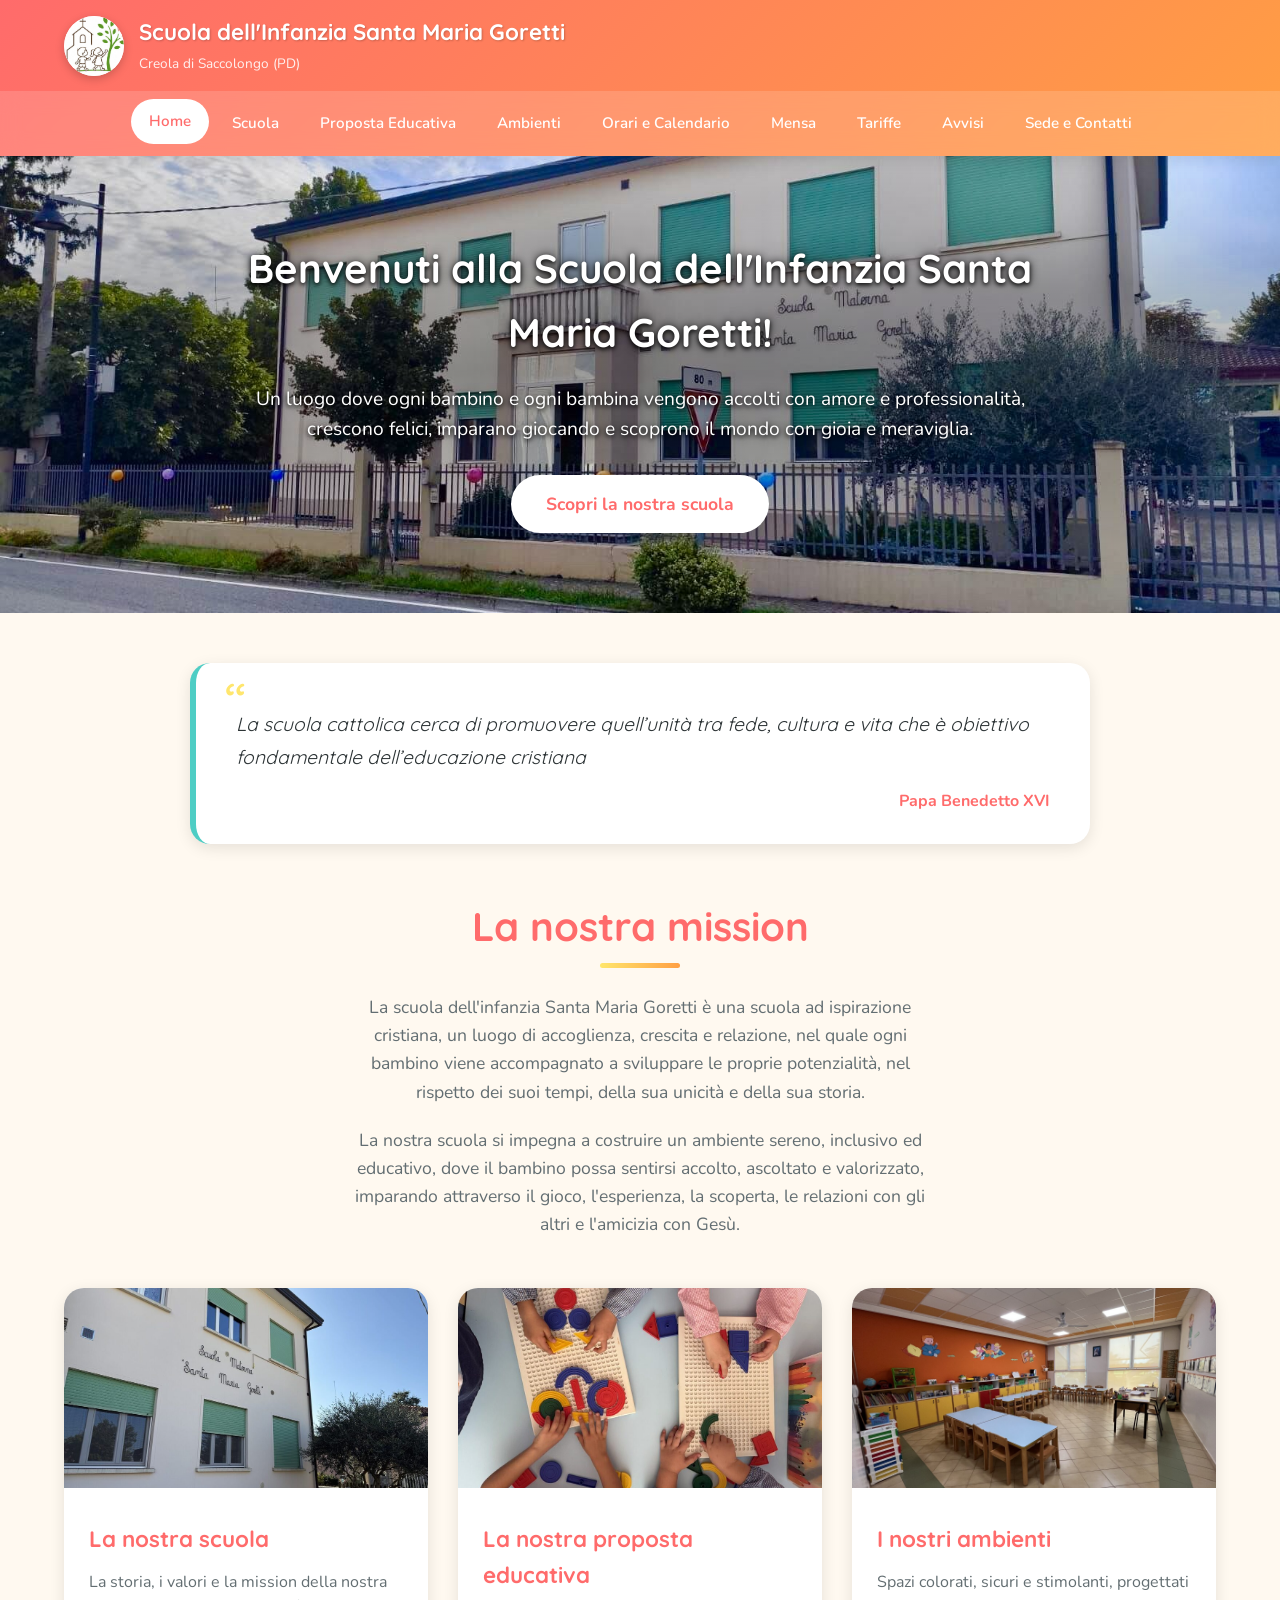
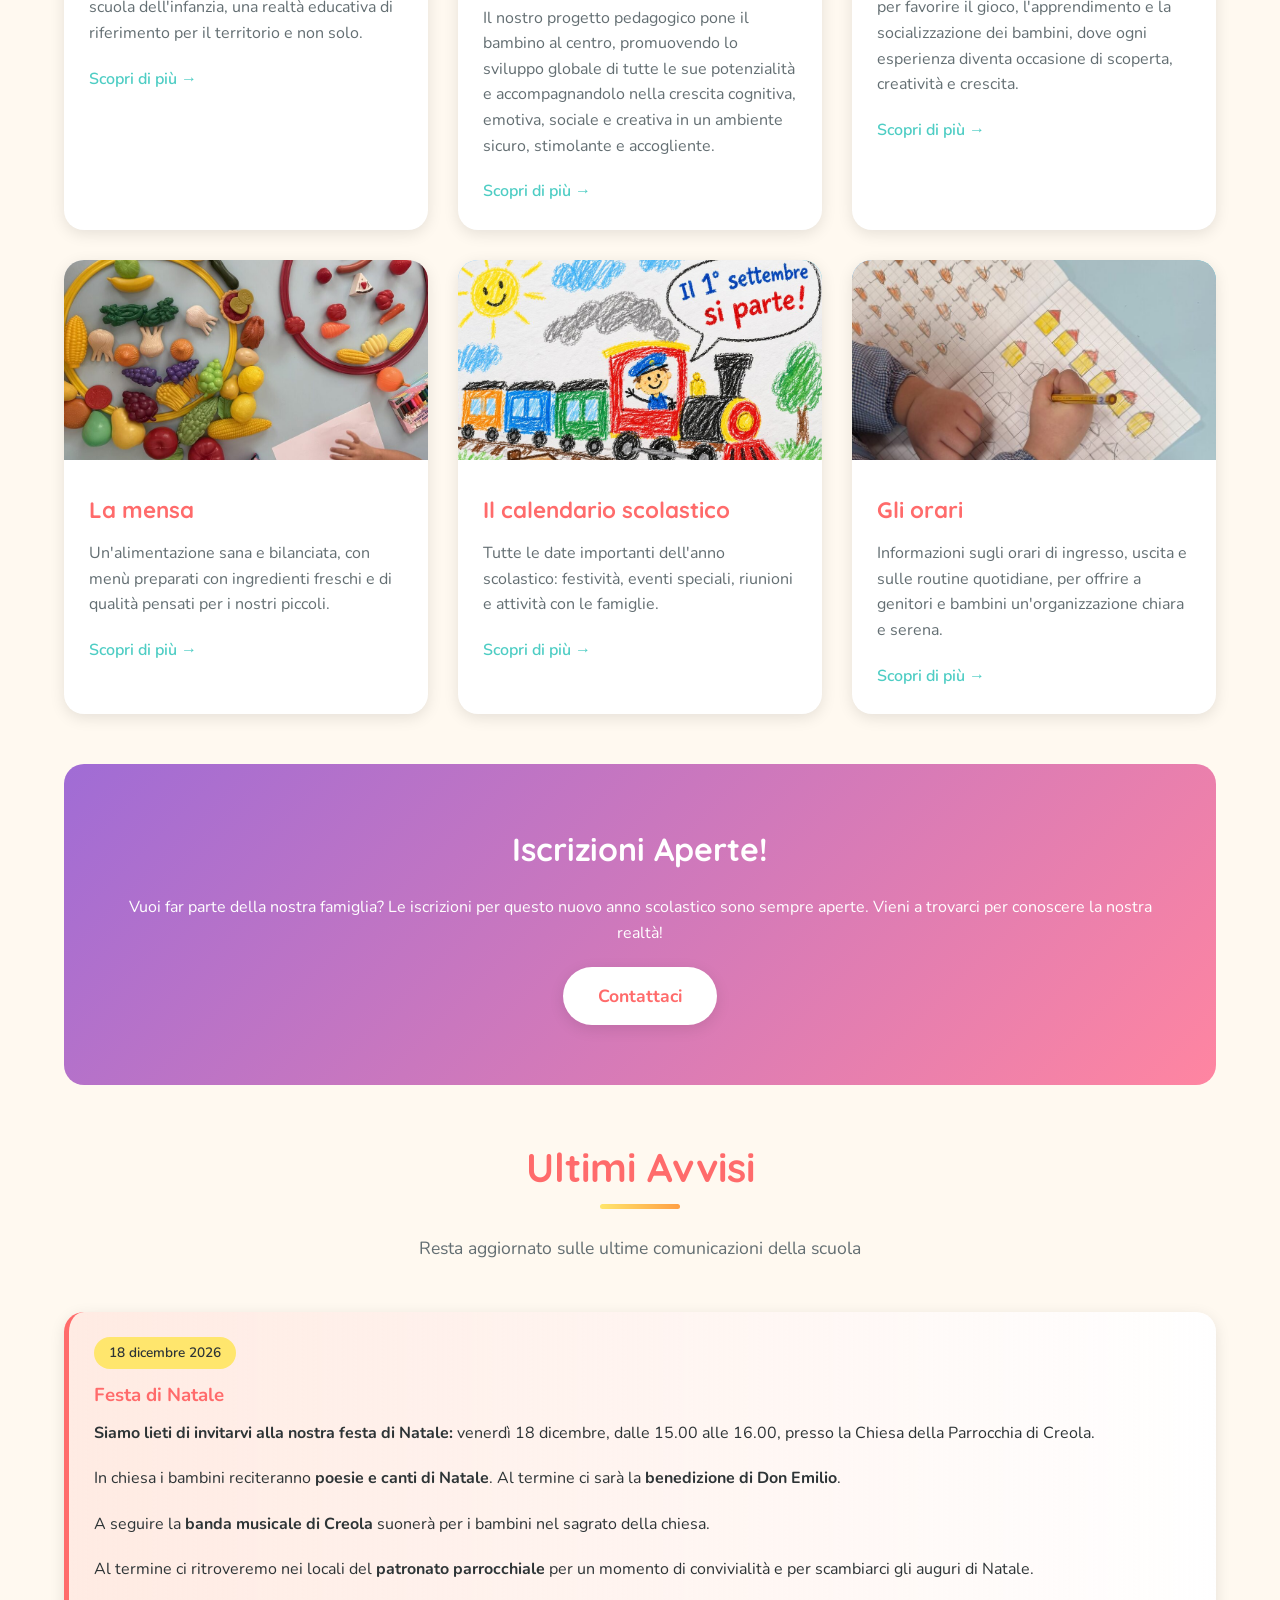
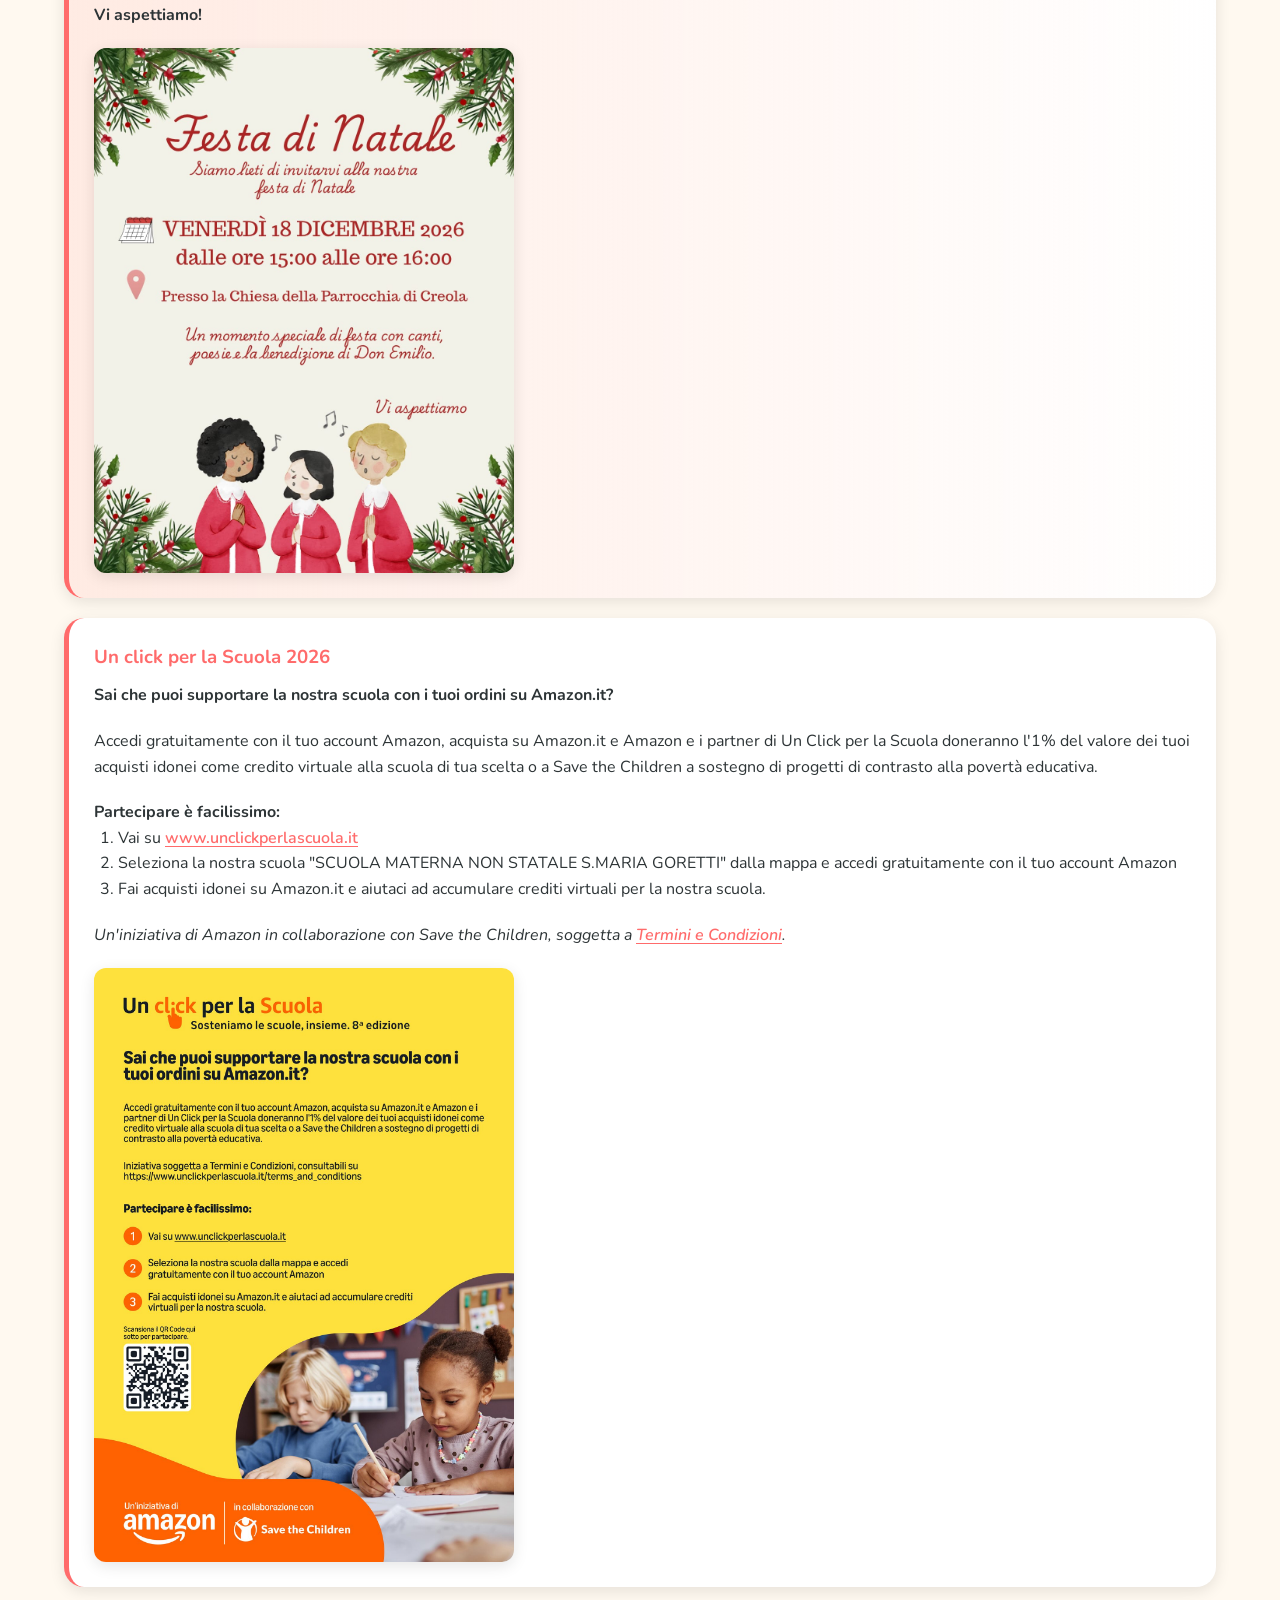
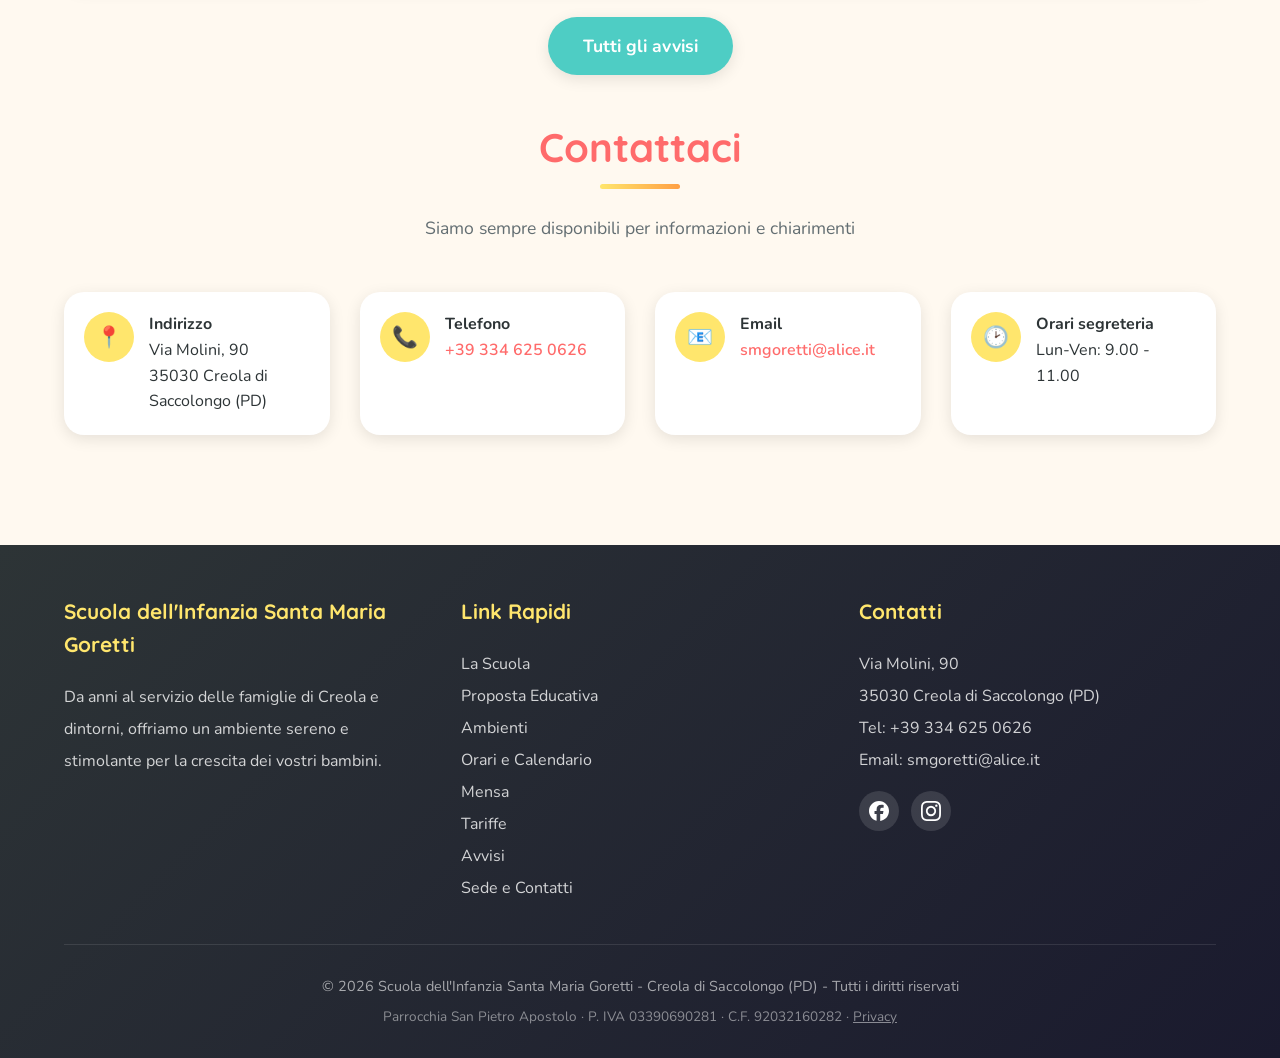
<file: index.html>
<!DOCTYPE html>
<html lang="it">
<head>
    <meta charset="UTF-8">
    <meta name="viewport" content="width=device-width, initial-scale=1.0">
    <meta name="description" content="Scuola dell'Infanzia Santa Maria Goretti a Creola di Saccolongo (Padova): scuola materna e asilo paritario per bambine e bambini dai 2 ai 5 anni, con mensa.">
    <meta name="robots" content="index, follow">
    <meta name="author" content="Scuola dell'Infanzia Santa Maria Goretti">
    <meta name="geo.region" content="IT-PD">
    <meta name="geo.placename" content="Creola di Saccolongo">
    <meta name="geo.position" content="45.412499;11.738311">
    <meta name="ICBM" content="45.412499, 11.738311">
    <!-- Open Graph -->
    <meta property="og:title" content="Scuola dell'Infanzia Santa Maria Goretti - Creola di Saccolongo (PD)">
    <meta property="og:description" content="Scuola materna e asilo paritario a Creola di Saccolongo (Padova). Ambiente accogliente e stimolante per la crescita dei bambini dai 2 ai 5 anni, con servizio mensa e personale qualificato.">
    <meta property="og:type" content="website">
    <meta property="og:locale" content="it_IT">
    <meta property="og:url" content="https://www.scuolainfanziacreola.it/">
    <meta property="og:image" content="https://www.scuolainfanziacreola.it/assets/images/ambienti/facciata_scuola.jpg">
    <meta name="twitter:card" content="summary_large_image">
    <meta property="og:site_name" content="Scuola dell'Infanzia Santa Maria Goretti">
    <title>Scuola Infanzia Santa Maria Goretti - Creola di Saccolongo</title>
    <link rel="canonical" href="https://www.scuolainfanziacreola.it/">
    <link rel="icon" href="assets/images/favicon.ico" sizes="any">
    <link rel="icon" type="image/png" sizes="32x32" href="assets/images/favicon-32x32.png">
    <link rel="icon" type="image/png" sizes="16x16" href="assets/images/favicon-16x16.png">
    <link rel="apple-touch-icon" href="assets/images/apple-touch-icon.png">
    <link rel="stylesheet" href="style.css?v=8">
    <!-- Dati strutturati JSON-LD -->
    <script type="application/ld+json">
    {
        "@context": "https://schema.org",
        "@type": "School",
        "name": "Scuola dell'Infanzia Santa Maria Goretti",
        "alternateName": ["Scuola Materna Santa Maria Goretti Creola", "Asilo Santa Maria Goretti Creola"],
        "description": "Scuola dell'infanzia paritaria a Creola di Saccolongo, in provincia di Padova. Accoglie bambine e bambini dai 2 ai 5 anni in un ambiente sereno e stimolante.",
        "url": "https://www.scuolainfanziacreola.it/",
        "telephone": "+39 334 625 0626",
        "email": "smgoretti@alice.it",
        "address": {
            "@type": "PostalAddress",
            "streetAddress": "Via Molini, 90",
            "addressLocality": "Creola di Saccolongo",
            "addressRegion": "PD",
            "postalCode": "35030",
            "addressCountry": "IT"
        },
        "geo": {
            "@type": "GeoCoordinates",
            "latitude": 45.412499,
            "longitude": 11.738311
        },
        "openingHoursSpecification": [
            {
                "@type": "OpeningHoursSpecification",
                "dayOfWeek": ["Monday", "Tuesday", "Wednesday", "Thursday", "Friday"],
                "opens": "08:00",
                "closes": "16:00"
            }
        ],
        "areaServed": {
            "@type": "Place",
            "name": "Creola di Saccolongo, Provincia di Padova"
        },
        "sameAs": [
            "https://www.facebook.com/infanziacreola/",
            "https://www.instagram.com/scuola_infanzia_smgoretti"
        ]
    }
    </script>
</head>
<body>
    <!-- Header -->
    <header>
        <div class="header-top">
            <a href="index.html" class="logo">
                <div class="logo-img">
                    <img src="assets/images/logo_scuola.jpg" alt="Logo Scuola dell'Infanzia Santa Maria Goretti">
                </div>
                <div class="logo-text">
                    <span class="logo-nome"><span class="logo-riga">Scuola&nbsp;dell'Infanzia</span> <span class="logo-riga">Santa&nbsp;Maria&nbsp;Goretti</span></span>
                    <span>Creola di Saccolongo (PD)</span>
                </div>
            </a>
            <button class="menu-toggle" onclick="toggleMenu()">&#9776;</button>
        </div>
        <nav id="main-nav">
            <ul>
                <li><a href="index.html" class="active">Home</a></li>
                <li><a href="scuola.html">Scuola</a></li>
                <li><a href="proposta_educativa.html">Proposta Educativa</a></li>
                <li><a href="ambienti.html">Ambienti</a></li>
                <li><a href="orari_calendario.html">Orari e Calendario</a></li>
                <li><a href="mensa.html">Mensa</a></li>
                <li><a href="tariffe.html">Tariffe</a></li>
                <!-- MODULI NASCOSTI: <li><a href="moduli.html">Moduli</a></li> -->
                <li><a href="avvisi.html">Avvisi</a></li>
                <li><a href="sede_e_contatti.html">Sede e Contatti</a></li>
            </ul>
        </nav>
    </header>

    <!-- Hero Section -->
    <section class="hero">
        <div class="hero-content">
            <h1>Benvenuti alla Scuola dell'Infanzia Santa Maria Goretti!</h1>
            <p>Un luogo dove ogni bambino e ogni bambina vengono accolti con amore e professionalità, crescono felici, imparano giocando e scoprono il mondo con gioia e meraviglia.</p>
            <a href="index.html#mission" class="btn">Scopri la nostra scuola</a>
        </div>
    </section>

    <!-- Contenuto principale -->
    <main>
        <!-- Citazione -->
        <figure class="citazione">
            <blockquote>
                <p>La scuola cattolica cerca di promuovere quell’unità tra fede, cultura e vita che è obiettivo fondamentale dell’educazione cristiana</p>
            </blockquote>
            <figcaption>Papa Benedetto XVI</figcaption>
        </figure>

        <!-- Sezione di benvenuto -->
        <section class="page-title" id="mission">
            <h2>La nostra mission</h2>
            <p>La scuola dell'infanzia Santa Maria Goretti è una scuola ad ispirazione cristiana, un luogo di accoglienza, crescita e relazione, nel quale ogni bambino viene accompagnato a sviluppare le proprie potenzialità, nel rispetto dei suoi tempi, della sua unicità e della sua storia.</p>
            <p>La nostra scuola si impegna a costruire un ambiente sereno, inclusivo ed educativo, dove il bambino possa sentirsi accolto, ascoltato e valorizzato, imparando attraverso il gioco, l'esperienza, la scoperta, le relazioni con gli altri e l'amicizia con Gesù.</p>
        </section>

        <!-- Cards delle sezioni principali -->
        <div class="cards-grid">
            <article class="card animate-fade-in">
                <img src="assets/images/ambienti/facciata_scuola.jpg" class="card-img" alt="La facciata della scuola con la scritta &quot;Scuola Materna Santa Maria Goretti&quot;" loading="lazy">
                <div class="card-content">
                    <h3>La nostra scuola</h3>
                    <p>La storia, i valori e la mission della nostra scuola dell'infanzia, una realtà educativa di riferimento per il territorio e non solo.</p>
                    <a href="scuola.html" class="card-link">Scopri di più &#8594;</a>
                </div>
            </article>

            <article class="card animate-fade-in">
                <img src="assets/images/attivit%C3%A0/costruzioni_geometriche.jpg" class="card-img" alt="Bambini che compongono figure con incastri geometrici colorati sulle basi forate" loading="lazy">
                <div class="card-content">
                    <h3>La nostra proposta educativa</h3>
                    <p>Il nostro progetto pedagogico pone il bambino al centro, promuovendo lo sviluppo globale di tutte le sue potenzialità e accompagnandolo nella crescita cognitiva, emotiva, sociale e creativa in un ambiente sicuro, stimolante e accogliente.</p>
                    <a href="proposta_educativa.html" class="card-link">Scopri di più &#8594;</a>
                </div>
            </article>

            <article class="card animate-fade-in">
                <img src="assets/images/ambienti/aula_rossa.jpg" class="card-img" alt="Un'aula luminosa della scuola con i tavolini azzurri, le sedioline di legno e la parete arancione decorata" loading="lazy">
                <div class="card-content">
                    <h3>I nostri ambienti</h3>
                    <p>Spazi colorati, sicuri e stimolanti, progettati per favorire il gioco, l'apprendimento e la socializzazione dei bambini, dove ogni esperienza diventa occasione di scoperta, creatività e crescita.</p>
                    <a href="ambienti.html" class="card-link">Scopri di più &#8594;</a>
                </div>
            </article>

            <article class="card animate-fade-in">
                <img src="assets/images/attivit%C3%A0/alimenti_gioco.jpg" class="card-img" alt="Frutta e verdura giocattolo raggruppate dai bambini dentro due cerchi colorati" loading="lazy">
                <div class="card-content">
                    <h3>La mensa</h3>
                    <p>Un'alimentazione sana e bilanciata, con menù preparati con ingredienti freschi e di qualità pensati per i nostri piccoli.</p>
                    <a href="mensa.html" class="card-link">Scopri di più &#8594;</a>
                </div>
            </article>

            <article class="card animate-fade-in">
                <img src="assets/images/attivit%C3%A0/calendario.jpg" class="card-img" style="object-position: center 22%;" alt="Disegno a pastello di un trenino diretto alla scuola, con il macchinista che saluta e la scritta &quot;Il 1&deg; settembre si parte!&quot;" loading="lazy">
                <div class="card-content">
                    <h3>Il calendario scolastico</h3>
                    <p>Tutte le date importanti dell'anno scolastico: festività, eventi speciali, riunioni e attività con le famiglie.</p>
                    <a href="orari_calendario.html" class="card-link">Scopri di più &#8594;</a>
                </div>
            </article>

            <article class="card animate-fade-in">
                <img src="assets/images/attivit%C3%A0/calendario_disegnato.jpg" class="card-img" style="object-position: center 20%;" alt="Un bambino colora il calendario del mese disegnato sul quaderno a quadretti" loading="lazy">
                <div class="card-content">
                    <h3>Gli orari</h3>
                    <p>Informazioni sugli orari di ingresso, uscita e sulle routine quotidiane, per offrire a genitori e bambini un'organizzazione chiara e serena.</p>
                    <a href="orari_calendario.html#orari" class="card-link">Scopri di più &#8594;</a>
                </div>
            </article>
        </div>

        <!-- Sezione colorata -->
        <section class="section-colorata">
            <h3>Iscrizioni Aperte!</h3>
            <p>Vuoi far parte della nostra famiglia? Le iscrizioni per questo nuovo anno scolastico sono sempre aperte. Vieni a trovarci per conoscere la nostra realtà!</p>
            <!-- MODULI NASCOSTI: <a href="moduli.html" class="btn" style="margin-top: 20px;">Scarica i moduli</a> -->
            <a href="sede_e_contatti.html" class="btn" style="margin-top: 20px;">Contattaci</a>
        </section>

        <!-- Ultimi avvisi -->
        <section id="ultimi_avvisi">
            <div class="page-title">
                <h2>Ultimi Avvisi</h2>
                <p>Resta aggiornato sulle ultime comunicazioni della scuola</p>
            </div>

            <div class="avviso avviso-importante">
                <span class="avviso-data">18 dicembre 2026</span>
                <h3>Festa di Natale</h3>
                <p><strong>Siamo lieti di invitarvi alla nostra festa di Natale:</strong> venerdì 18 dicembre, dalle 15.00 alle 16.00, presso la Chiesa della Parrocchia di Creola.</p>
                <p class="mt-20">In chiesa i bambini reciteranno <strong>poesie e canti di Natale</strong>. Al termine ci sarà la <strong>benedizione di Don Emilio</strong>.</p>
                <p class="mt-20">A seguire la <strong>banda musicale di Creola</strong> suonerà per i bambini nel sagrato della chiesa.</p>
                <p class="mt-20">Al termine ci ritroveremo nei locali del <strong>patronato parrocchiale</strong> per un momento di convivialità e per scambiarci gli auguri di Natale.</p>
                <p class="mt-20"><strong>Vi aspettiamo!</strong></p>
                <a href="assets/images/locandine/festa_di_natale_2026.jpeg" class="avviso-locandina">
                    <img src="assets/images/locandine/festa_di_natale_2026.jpeg" alt="Locandina della Festa di Natale di venerdì 18 dicembre 2026, dalle 15.00 alle 16.00, presso la Chiesa della Parrocchia di Creola, con canti, poesie e la benedizione di Don Emilio" loading="lazy">
                </a>
            </div>

            <div class="avviso">
                <h3>Un click per la Scuola 2026</h3>
                <p><strong>Sai che puoi supportare la nostra scuola con i tuoi ordini su Amazon.it?</strong></p>
                <p class="mt-20">Accedi gratuitamente con il tuo account Amazon, acquista su Amazon.it e Amazon e i partner di Un Click per la Scuola doneranno l'1% del valore dei tuoi acquisti idonei come credito virtuale alla scuola di tua scelta o a Save the Children a sostegno di progetti di contrasto alla povertà educativa.</p>
                <p class="mt-20"><strong>Partecipare è facilissimo:</strong></p>
                <ol style="padding-left: 1.5rem;">
                    <li>Vai su <a href="https://www.unclickperlascuola.it" target="_blank" rel="noopener">www.unclickperlascuola.it</a></li>
                    <li>Seleziona la nostra scuola "SCUOLA MATERNA NON STATALE S.MARIA GORETTI" dalla mappa e accedi gratuitamente con il tuo account Amazon</li>
                    <li>Fai acquisti idonei su Amazon.it e aiutaci ad accumulare crediti virtuali per la nostra scuola.</li>
                </ol>
                <p class="mt-20"><em>Un'iniziativa di Amazon in collaborazione con Save the Children, soggetta a <a href="https://www.unclickperlascuola.it/terms_and_conditions" target="_blank" rel="noopener">Termini e Condizioni</a>.</em></p>
                <a href="assets/images/locandine/click_per_la_scuola.jpg" class="avviso-locandina">
                    <img src="assets/images/locandine/click_per_la_scuola.jpg" alt="Locandina dell'iniziativa Un click per la Scuola, 8ª edizione, con i passi per partecipare e il QR code" loading="lazy">
                </a>
            </div>

            <div class="text-center mt-30">
                <a href="avvisi.html" class="btn btn-secondario">Tutti gli avvisi</a>
            </div>
        </section>

        <!-- Contatti rapidi -->
        <section class="mt-40">
            <div class="page-title">
                <h2>Contattaci</h2>
                <p>Siamo sempre disponibili per informazioni e chiarimenti</p>
            </div>

            <div class="contatti-grid">
                <div class="contatto-item">
                    <div class="contatto-icon">&#128205;</div>
                    <div>
                        <h4>Indirizzo</h4>
                        <p>Via Molini, 90<br>35030 Creola di Saccolongo (PD)</p>
                    </div>
                </div>

                <div class="contatto-item">
                    <div class="contatto-icon">&#128222;</div>
                    <div>
                        <h4>Telefono</h4>
                        <p><a href="tel:+393346250626">+39 334 625 0626</a></p>
                    </div>
                </div>

                <div class="contatto-item">
                    <div class="contatto-icon">&#128231;</div>
                    <div>
                        <h4>Email</h4>
                        <p><a href="mailto:smgoretti@alice.it">smgoretti@alice.it</a></p>
                    </div>
                </div>

                <div class="contatto-item">
                    <div class="contatto-icon">&#128337;</div>
                    <div>
                        <h4>Orari segreteria</h4>
                        <p>Lun-Ven: 9.00 - 11.00</p>
                    </div>
                </div>
            </div>
        </section>
    </main>

    <!-- Footer -->
    <footer>
        <div class="footer-content">
            <div class="footer-section">
                <h4>Scuola dell'Infanzia Santa Maria Goretti</h4>
                <p>Da anni al servizio delle famiglie di Creola e dintorni, offriamo un ambiente sereno e stimolante per la crescita dei vostri bambini.</p>
            </div>

            <div class="footer-section">
                <h4>Link Rapidi</h4>
                <a href="scuola.html">La Scuola</a><br>
                <a href="proposta_educativa.html">Proposta Educativa</a><br>
                <a href="ambienti.html">Ambienti</a><br>
                <a href="orari_calendario.html">Orari e Calendario</a><br>
                <a href="mensa.html">Mensa</a><br>
                <a href="tariffe.html">Tariffe</a><br>
                <!-- MODULI NASCOSTI: <a href="moduli.html">Modulistica</a><br> -->
                <a href="avvisi.html">Avvisi</a><br>
                <a href="sede_e_contatti.html">Sede e Contatti</a>
            </div>

            <div class="footer-section">
                <h4>Contatti</h4>
                <p>Via Molini, 90<br>
                35030 Creola di Saccolongo (PD)<br>
                Tel: <a href="tel:+393346250626">+39 334 625 0626</a><br>
                Email: <a href="mailto:smgoretti@alice.it">smgoretti@alice.it</a></p>
                <div class="footer-social">
                    <a href="https://www.facebook.com/infanziacreola/" class="social-facebook" target="_blank" rel="noopener" aria-label="Seguici su Facebook">
                        <svg viewBox="0 0 24 24" role="img" aria-hidden="true" focusable="false">
                            <path d="M9.101 23.691v-7.98H6.627v-3.667h2.474v-1.58c0-4.085 1.848-5.978 5.858-5.978.401 0 .955.042 1.468.103a8.68 8.68 0 0 1 1.141.195v3.325a8.623 8.623 0 0 0-.653-.036 26.805 26.805 0 0 0-.733-.009c-.707 0-1.259.096-1.675.309a1.686 1.686 0 0 0-.679.622c-.258.42-.374.995-.374 1.752v1.297h3.919l-.386 2.103-.287 1.564h-3.246v8.245C19.396 23.238 24 18.179 24 12.044c0-6.627-5.373-12-12-12s-12 5.373-12 12c0 5.628 3.874 10.35 9.101 11.647Z"/>
                        </svg>
                    </a>
                    <a href="https://www.instagram.com/scuola_infanzia_smgoretti" class="social-instagram" target="_blank" rel="noopener" aria-label="Seguici su Instagram">
                        <svg viewBox="0 0 24 24" role="img" aria-hidden="true" focusable="false">
                            <path d="M12 0C8.74 0 8.333.015 7.053.072 5.775.132 4.905.333 4.14.63c-.789.306-1.459.717-2.126 1.384S.935 3.35.63 4.14C.333 4.905.131 5.775.072 7.053.012 8.333 0 8.74 0 12s.015 3.667.072 4.947c.06 1.277.261 2.148.558 2.913.306.788.717 1.459 1.384 2.126.667.666 1.336 1.079 2.126 1.384.766.296 1.636.499 2.913.558C8.333 23.988 8.74 24 12 24s3.667-.015 4.947-.072c1.277-.06 2.148-.262 2.913-.558.788-.306 1.459-.718 2.126-1.384.666-.667 1.079-1.335 1.384-2.126.296-.765.499-1.636.558-2.913.06-1.28.072-1.687.072-4.947s-.015-3.667-.072-4.947c-.06-1.277-.262-2.149-.558-2.913-.306-.789-.718-1.459-1.384-2.126C21.319 1.347 20.651.935 19.86.63c-.765-.297-1.636-.499-2.913-.558C15.667.012 15.26 0 12 0zm0 2.16c3.203 0 3.585.016 4.85.071 1.17.055 1.805.249 2.227.415.562.217.96.477 1.382.896.419.42.679.819.896 1.381.164.422.36 1.057.413 2.227.057 1.266.07 1.646.07 4.85s-.015 3.585-.074 4.85c-.061 1.17-.256 1.805-.421 2.227-.224.562-.479.96-.899 1.382-.419.419-.824.679-1.38.896-.42.164-1.065.36-2.235.413-1.274.057-1.649.07-4.859.07-3.211 0-3.586-.015-4.859-.074-1.171-.061-1.816-.256-2.236-.421-.569-.224-.96-.479-1.379-.899-.421-.419-.69-.824-.9-1.38-.165-.42-.359-1.065-.42-2.235-.045-1.26-.061-1.649-.061-4.844 0-3.196.016-3.586.061-4.861.061-1.17.255-1.814.42-2.234.21-.57.479-.96.9-1.381.419-.419.81-.689 1.379-.898.42-.166 1.051-.361 2.221-.421 1.275-.045 1.65-.06 4.859-.06l.045.03zm0 3.678a6.162 6.162 0 100 12.324 6.162 6.162 0 000-12.324zM12 16c-2.21 0-4-1.79-4-4s1.79-4 4-4 4 1.79 4 4-1.79 4-4 4zm7.846-10.405a1.441 1.441 0 01-2.881 0 1.44 1.44 0 012.881 0z"/>
                        </svg>
                    </a>
                </div>
            </div>
        </div>

        <div class="footer-bottom">
            <p>&copy; <span id="anno-corrente">2026</span> Scuola dell'Infanzia Santa Maria Goretti - Creola di Saccolongo (PD) - Tutti i diritti riservati</p>
            <p class="footer-dati-fiscali">Parrocchia San Pietro Apostolo &middot; P. IVA 03390690281 &middot; C.F. 92032160282 &middot; <a href="privacy.html" style="color: inherit;">Privacy</a></p>
        </div>
    </footer>

    <!-- Anteprima a tutto schermo delle locandine degli avvisi -->
    <div class="lightbox" id="lightbox" role="dialog" aria-modal="true" aria-hidden="true" aria-label="Locandina a tutto schermo">
        <button class="lightbox-chiudi" type="button" aria-label="Chiudi l'anteprima">&times;</button>
        <button class="lightbox-freccia lightbox-precedente" type="button" aria-label="Locandina precedente">&#8249;</button>
        <button class="lightbox-freccia lightbox-successiva" type="button" aria-label="Locandina successiva">&#8250;</button>
        <figure class="lightbox-contenuto">
            <img alt="">
        </figure>
    </div>

    <script>
        function toggleMenu() {
            document.getElementById('main-nav').classList.toggle('active');
        }

        // Anno del copyright sempre aggiornato; il valore scritto nell'HTML
        // resta come riserva se JavaScript non è disponibile.
        (function () {
            var anno = document.getElementById('anno-corrente');
            if (anno) anno.textContent = new Date().getFullYear();
        })();

        // Locandine: click per vederle a tutto schermo nella stessa scheda,
        // come la galleria di ambienti.html. Senza JavaScript il link apre
        // comunque l'immagine. Si chiude con la X, con Esc o cliccando fuori
        // dall'immagine; si scorre fra le locandine con le frecce.
        (function () {
            var lightbox = document.getElementById('lightbox');
            if (!lightbox) return;

            var immagine = lightbox.querySelector('img');
            var bottoneChiudi = lightbox.querySelector('.lightbox-chiudi');
            var bottonePrecedente = lightbox.querySelector('.lightbox-precedente');
            var bottoneSuccessiva = lightbox.querySelector('.lightbox-successiva');
            var locandine = Array.prototype.slice.call(document.querySelectorAll('.avviso-locandina'));
            var indice = -1;

            function mostra(i) {
                var locandina = locandine[i];
                if (!locandina) return;
                var foto = locandina.querySelector('img');

                indice = i;
                immagine.src = locandina.href;
                immagine.alt = foto ? foto.alt : '';
            }

            function apri(i) {
                mostra(i);
                lightbox.classList.add('aperta');
                lightbox.setAttribute('aria-hidden', 'false');
                document.body.classList.add('senza-scroll');
                bottoneChiudi.focus();
            }

            function chiudi() {
                if (!lightbox.classList.contains('aperta')) return;
                lightbox.classList.remove('aperta');
                lightbox.setAttribute('aria-hidden', 'true');
                document.body.classList.remove('senza-scroll');
                immagine.removeAttribute('src');
                if (locandine[indice]) locandine[indice].focus();
                indice = -1;
            }

            // Scorre in modo circolare: dall'ultima locandina si torna alla prima
            function scorri(passo) {
                if (indice < 0 || locandine.length < 2) return;
                mostra((indice + passo + locandine.length) % locandine.length);
            }

            locandine.forEach(function (locandina, posizione) {
                locandina.addEventListener('click', function (evento) {
                    evento.preventDefault();
                    apri(posizione);
                });
            });

            // Con una sola locandina le frecce non servono
            if (locandine.length < 2) {
                bottonePrecedente.hidden = true;
                bottoneSuccessiva.hidden = true;
            }

            bottoneChiudi.addEventListener('click', chiudi);
            bottonePrecedente.addEventListener('click', function () { scorri(-1); });
            bottoneSuccessiva.addEventListener('click', function () { scorri(1); });

            // Click sullo sfondo scuro, fuori dall'immagine e dai pulsanti
            lightbox.addEventListener('click', function (evento) {
                if (evento.target === lightbox) chiudi();
            });

            // Scorrimento con lo swipe del dito su smartphone e tablet
            var partenzaX = null;
            var partenzaY = null;

            lightbox.addEventListener('touchstart', function (evento) {
                if (evento.touches.length !== 1) return;
                partenzaX = evento.touches[0].clientX;
                partenzaY = evento.touches[0].clientY;
            }, { passive: true });

            lightbox.addEventListener('touchend', function (evento) {
                if (partenzaX === null || !evento.changedTouches.length) return;
                var spostamentoX = evento.changedTouches[0].clientX - partenzaX;
                var spostamentoY = evento.changedTouches[0].clientY - partenzaY;
                partenzaX = null;
                partenzaY = null;
                // Solo gesti chiaramente orizzontali, per non confonderli con lo scorrimento verticale
                if (Math.abs(spostamentoX) < 50 || Math.abs(spostamentoX) < Math.abs(spostamentoY)) return;
                scorri(spostamentoX < 0 ? 1 : -1);
            }, { passive: true });

            document.addEventListener('keydown', function (evento) {
                if (evento.key === 'Escape' || evento.key === 'Esc') {
                    chiudi();
                    return;
                }
                if (!lightbox.classList.contains('aperta')) return;
                if (evento.key === 'ArrowRight' || evento.key === 'Right') {
                    evento.preventDefault();
                    scorri(1);
                } else if (evento.key === 'ArrowLeft' || evento.key === 'Left') {
                    evento.preventDefault();
                    scorri(-1);
                }
            });

            // Con l'anteprima aperta il Tab gira solo fra i suoi pulsanti
            lightbox.addEventListener('keydown', function (evento) {
                if (evento.key !== 'Tab') return;
                var pulsanti = [bottonePrecedente, bottoneSuccessiva, bottoneChiudi]
                    .filter(function (b) { return !b.hidden; });
                var posizione = pulsanti.indexOf(document.activeElement);
                var passo = evento.shiftKey ? -1 : 1;
                evento.preventDefault();
                pulsanti[(posizione + passo + pulsanti.length) % pulsanti.length].focus();
            });
        })();
    </script>
</body>
</html>
</file>
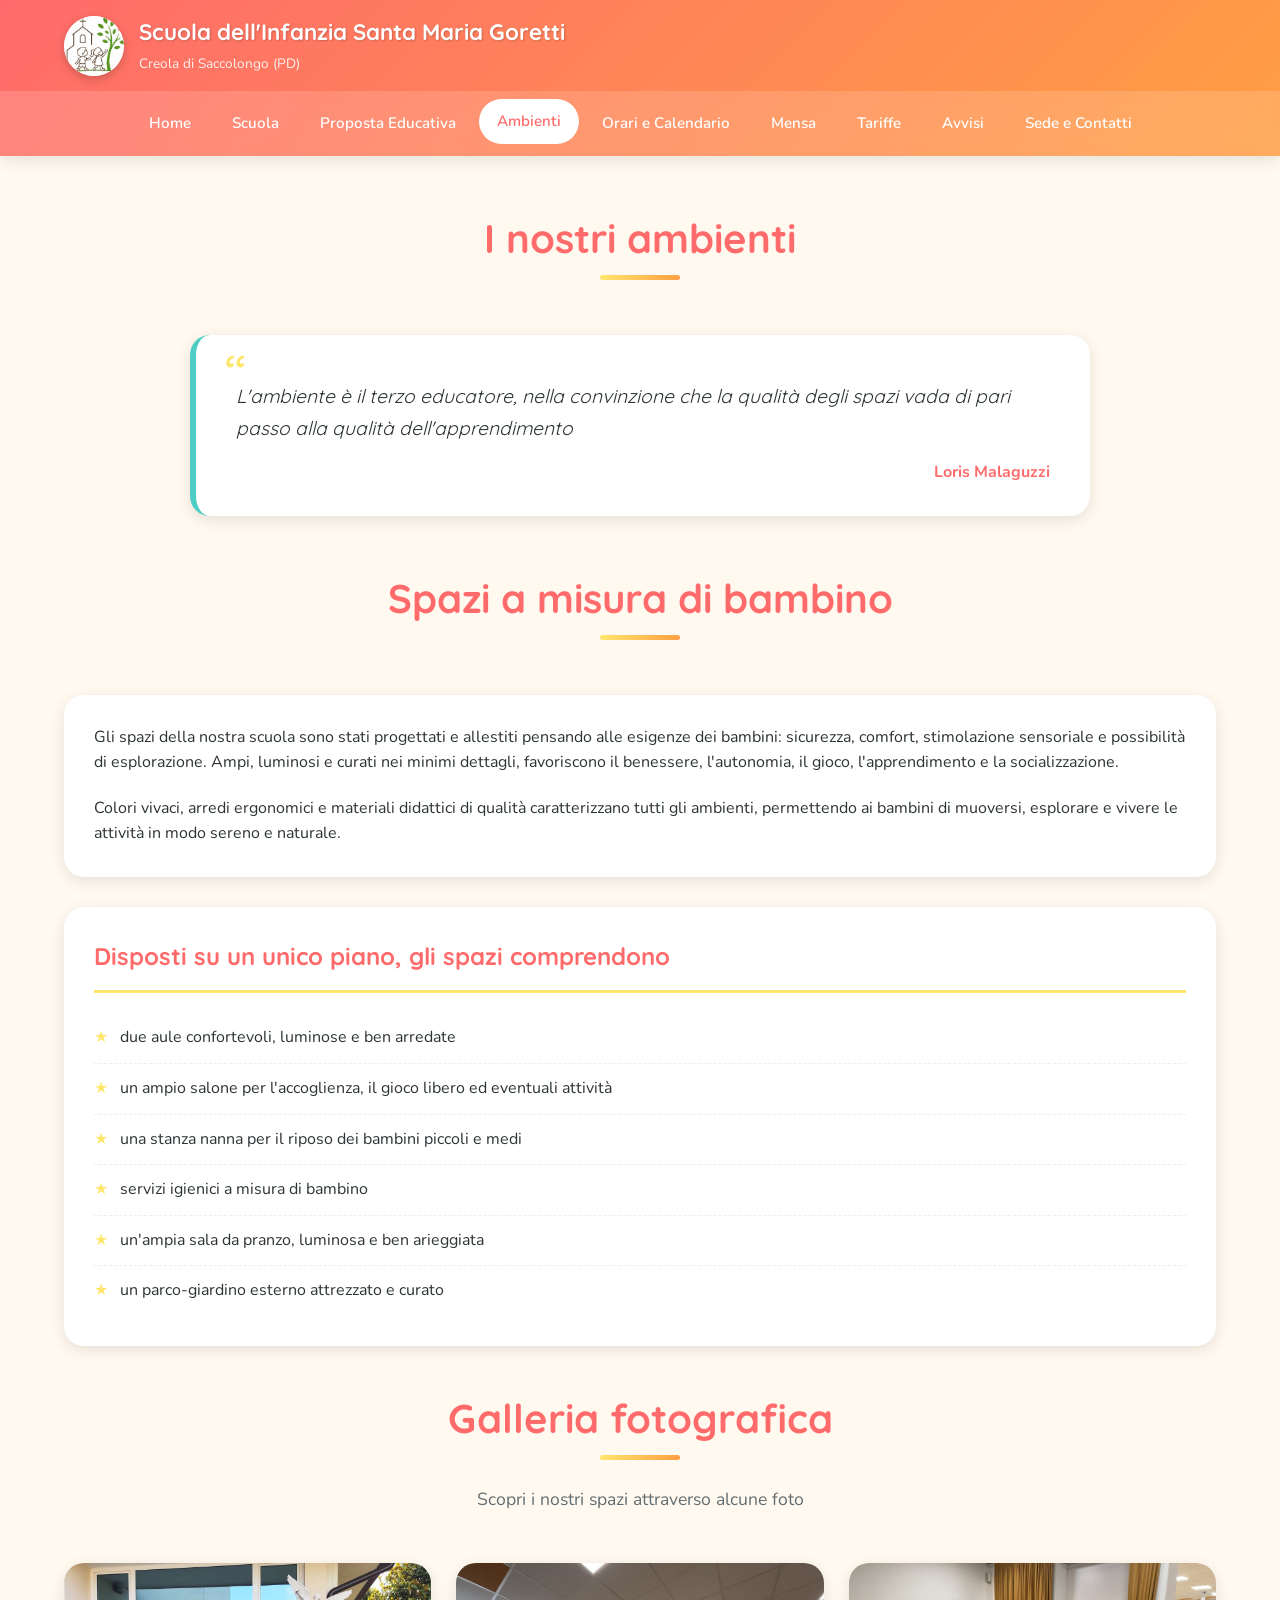
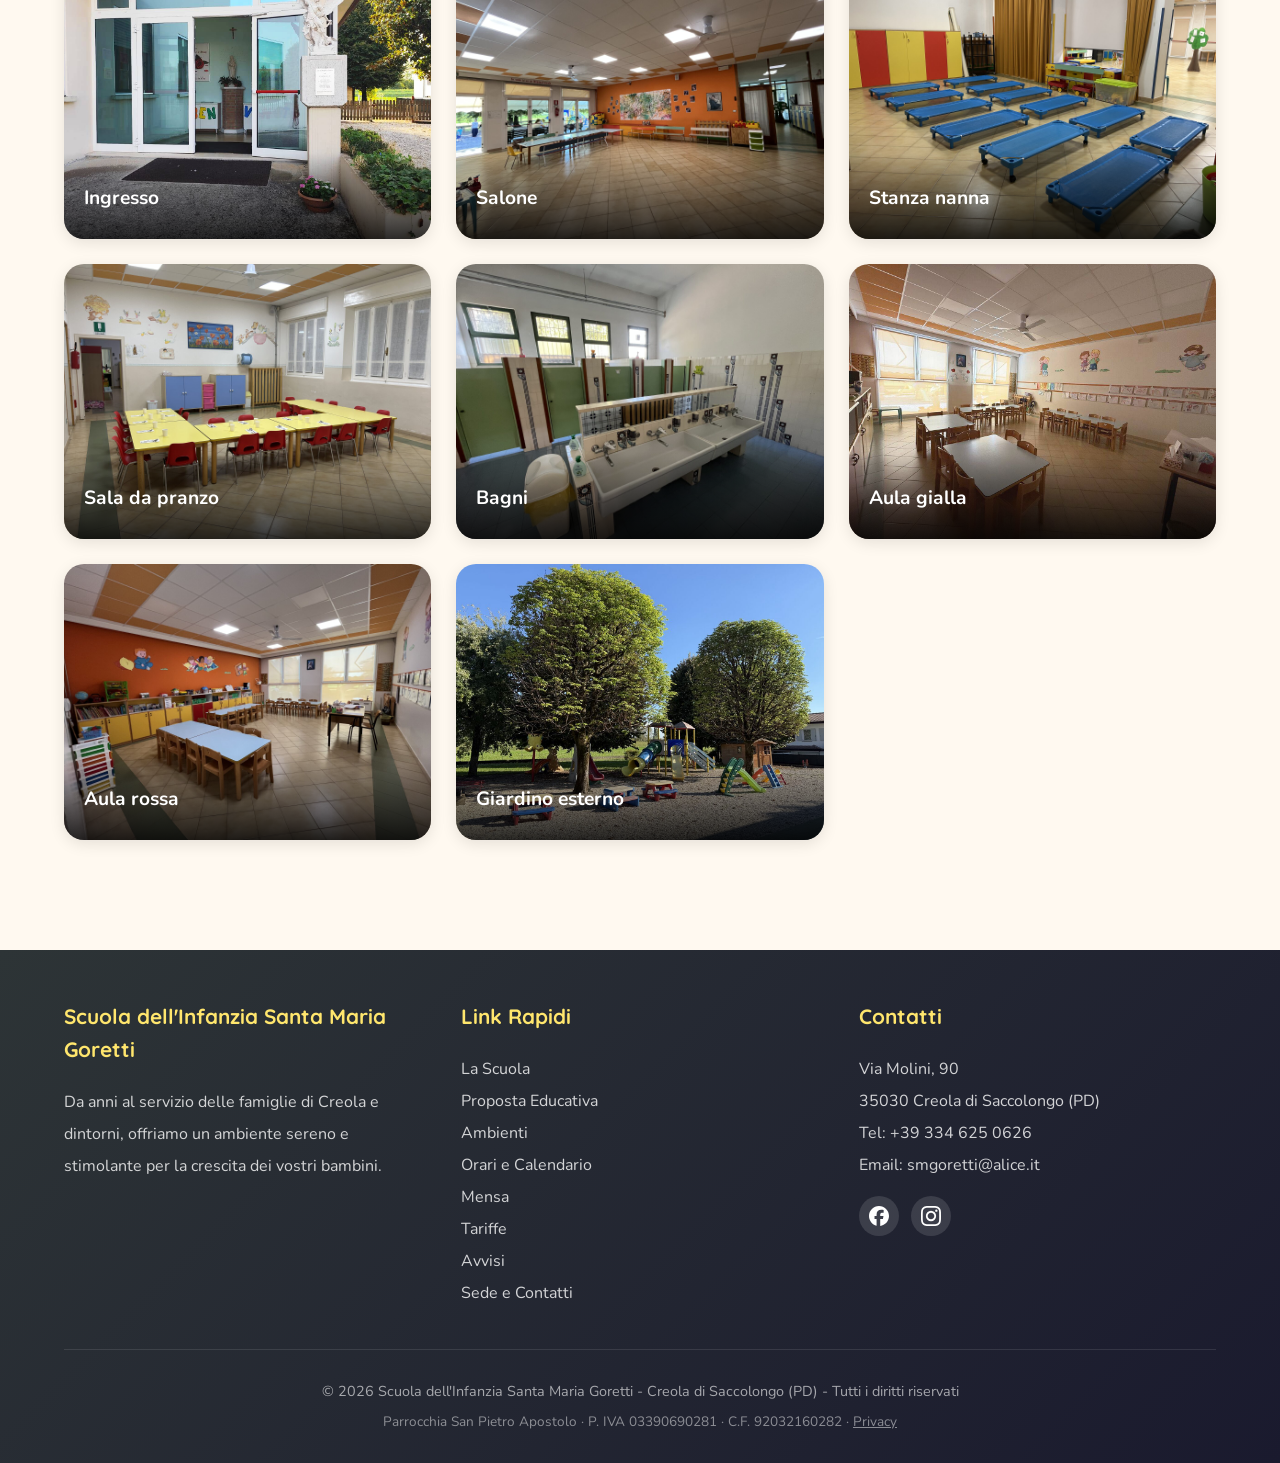
<file: ambienti.html>
<!DOCTYPE html>
<html lang="it">
<head>
    <meta charset="UTF-8">
    <meta name="viewport" content="width=device-width, initial-scale=1.0">
    <meta name="description" content="Ambienti della Scuola dell'Infanzia Santa Maria Goretti a Creola di Saccolongo (Padova). Aule colorate, salone, giardino attrezzato e sala mensa.">
    <meta name="robots" content="index, follow">
    <meta property="og:title" content="Ambienti - Scuola dell'Infanzia Santa Maria Goretti, Creola di Saccolongo (PD)">
    <meta property="og:description" content="Spazi colorati, sicuri e stimolanti per i bambini della scuola materna Santa Maria Goretti a Creola di Saccolongo (Padova).">
    <meta property="og:type" content="website">
    <meta property="og:locale" content="it_IT">
    <meta property="og:url" content="https://www.scuolainfanziacreola.it/ambienti.html">
    <meta property="og:image" content="https://www.scuolainfanziacreola.it/assets/images/ambienti/salone.jpg">
    <meta name="twitter:card" content="summary_large_image">
    <title>Ambienti e spazi | Scuola Infanzia Creola di Saccolongo</title>
    <link rel="canonical" href="https://www.scuolainfanziacreola.it/ambienti.html">
    <link rel="icon" href="assets/images/favicon.ico" sizes="any">
    <link rel="icon" type="image/png" sizes="32x32" href="assets/images/favicon-32x32.png">
    <link rel="icon" type="image/png" sizes="16x16" href="assets/images/favicon-16x16.png">
    <link rel="apple-touch-icon" href="assets/images/apple-touch-icon.png">
    <link rel="stylesheet" href="style.css?v=8">
</head>
<body>
    <!-- Header -->
    <header>
        <div class="header-top">
            <a href="index.html" class="logo">
                <div class="logo-img">
                    <img src="assets/images/logo_scuola.jpg" alt="Logo Scuola dell'Infanzia Santa Maria Goretti">
                </div>
                <div class="logo-text">
                    <span class="logo-nome"><span class="logo-riga">Scuola&nbsp;dell'Infanzia</span> <span class="logo-riga">Santa&nbsp;Maria&nbsp;Goretti</span></span>
                    <span>Creola di Saccolongo (PD)</span>
                </div>
            </a>
            <button class="menu-toggle" onclick="toggleMenu()">&#9776;</button>
        </div>
        <nav id="main-nav">
            <ul>
                <li><a href="index.html">Home</a></li>
                <li><a href="scuola.html">Scuola</a></li>
                <li><a href="proposta_educativa.html">Proposta Educativa</a></li>
                <li><a href="ambienti.html" class="active">Ambienti</a></li>
                <li><a href="orari_calendario.html">Orari e Calendario</a></li>
                <li><a href="mensa.html">Mensa</a></li>
                <li><a href="tariffe.html">Tariffe</a></li>
                <!-- MODULI NASCOSTI: <li><a href="moduli.html">Moduli</a></li> -->
                <li><a href="avvisi.html">Avvisi</a></li>
                <li><a href="sede_e_contatti.html">Sede e Contatti</a></li>
            </ul>
        </nav>
    </header>

    <!-- Contenuto principale -->
    <main>
        <section class="page-title">
            <h1>I nostri ambienti</h1>
        </section>

        <!-- Citazione -->
        <figure class="citazione">
            <blockquote>
                <p>L'ambiente è il terzo educatore, nella convinzione che la qualità degli spazi vada di pari passo alla qualità dell'apprendimento</p>
            </blockquote>
            <figcaption>Loris Malaguzzi</figcaption>
        </figure>

        <!-- A. Spazi a misura di bambino -->
        <section>
            <div class="page-title">
                <h2>Spazi a misura di bambino</h2>
            </div>

            <div class="info-box">
                <p>Gli spazi della nostra scuola sono stati progettati e allestiti pensando alle esigenze dei bambini: sicurezza, comfort, stimolazione sensoriale e possibilità di esplorazione. Ampi, luminosi e curati nei minimi dettagli, favoriscono il benessere, l'autonomia, il gioco, l'apprendimento e la socializzazione.</p>
                <p class="mt-20">Colori vivaci, arredi ergonomici e materiali didattici di qualità caratterizzano tutti gli ambienti, permettendo ai bambini di muoversi, esplorare e vivere le attività in modo sereno e naturale.</p>
            </div>

            <div class="info-box">
                <h3>Disposti su un unico piano, gli spazi comprendono</h3>
                <ul>
                    <li>due aule confortevoli, luminose e ben arredate</li>
                    <li>un ampio salone per l'accoglienza, il gioco libero ed eventuali attività</li>
                    <li>una stanza nanna per il riposo dei bambini piccoli e medi</li>
                    <li>servizi igienici a misura di bambino</li>
                    <li>un'ampia sala da pranzo, luminosa e ben arieggiata</li>
                    <li>un parco-giardino esterno attrezzato e curato</li>
                </ul>
            </div>
        </section>

        <!-- B. Galleria fotografica -->
        <section class="mt-40">
            <div class="page-title">
                <h2>Galleria fotografica</h2>
                <p>Scopri i nostri spazi attraverso alcune foto</p>
            </div>

            <div class="gallery">
                <div class="gallery-item">
                    <img src="assets/images/ambienti/ingresso.jpg" alt="L'ingresso della scuola visto dall'esterno, con le porte a vetri, la statua dell'angelo sul pilastro e la scritta di benvenuto" loading="lazy">
                    <div class="gallery-item-overlay">
                        <h3>Ingresso</h3>
                    </div>
                </div>

                <div class="gallery-item">
                    <img src="assets/images/ambienti/salone.jpg" alt="Il salone con i tavoli e le panche lunghe, la parete arancione con il grande cartellone dipinto dai bambini e le vetrate che si aprono sul giardino" loading="lazy">
                    <div class="gallery-item-overlay">
                        <h3>Salone</h3>
                    </div>
                </div>

                <div class="gallery-item">
                    <img src="assets/images/ambienti/stanza_nanna.jpg" alt="La stanza nanna con i lettini azzurri preparati sul pavimento, gli armadietti gialli e rossi e le tende che separano l'ambiente" loading="lazy">
                    <div class="gallery-item-overlay">
                        <h3>Stanza nanna</h3>
                    </div>
                </div>

                <div class="gallery-item">
                    <img src="assets/images/ambienti/sala_da_pranzo.jpg" alt="La sala da pranzo con i tavoli gialli apparecchiati, le seggioline rosse, gli armadietti azzurri e le decorazioni colorate alle pareti" loading="lazy">
                    <div class="gallery-item-overlay">
                        <h3>Sala da pranzo</h3>
                    </div>
                </div>

                <div class="gallery-item">
                    <img src="assets/images/ambienti/bagni.jpg" alt="I servizi igienici a misura di bambino, con i lavandini bassi a più rubinetti, gli specchi e le porte verdi dei bagni" loading="lazy">
                    <div class="gallery-item-overlay">
                        <h3>Bagni</h3>
                    </div>
                </div>

                <div class="gallery-item">
                    <img src="assets/images/ambienti/aula_gialla.jpg" alt="L'aula gialla con i tavolini, le sedie e i disegni dei bambini appesi alla parete" loading="lazy">
                    <div class="gallery-item-overlay">
                        <h3>Aula gialla</h3>
                    </div>
                </div>

                <div class="gallery-item">
                    <img src="assets/images/ambienti/aula_rossa.jpg" alt="L'aula rossa con i tavolini azzurri e le sedioline di legno, la parete arancione decorata con le sagome dei bambini e gli armadietti gialli pieni di libri e giochi" loading="lazy">
                    <div class="gallery-item-overlay">
                        <h3>Aula rossa</h3>
                    </div>
                </div>

                <div class="gallery-item">
                    <img src="assets/images/ambienti/giardino.jpg" alt="Il parco-giardino esterno con scivoli, casetta di legno, tavolini e alberi" loading="lazy">
                    <div class="gallery-item-overlay">
                        <h3>Giardino esterno</h3>
                    </div>
                </div>
            </div>
        </section>
    </main>

    <!-- Footer -->
    <footer>
        <div class="footer-content">
            <div class="footer-section">
                <h4>Scuola dell'Infanzia Santa Maria Goretti</h4>
                <p>Da anni al servizio delle famiglie di Creola e dintorni, offriamo un ambiente sereno e stimolante per la crescita dei vostri bambini.</p>
            </div>

            <div class="footer-section">
                <h4>Link Rapidi</h4>
                <a href="scuola.html">La Scuola</a><br>
                <a href="proposta_educativa.html">Proposta Educativa</a><br>
                <a href="ambienti.html">Ambienti</a><br>
                <a href="orari_calendario.html">Orari e Calendario</a><br>
                <a href="mensa.html">Mensa</a><br>
                <a href="tariffe.html">Tariffe</a><br>
                <!-- MODULI NASCOSTI: <a href="moduli.html">Modulistica</a><br> -->
                <a href="avvisi.html">Avvisi</a><br>
                <a href="sede_e_contatti.html">Sede e Contatti</a>
            </div>

            <div class="footer-section">
                <h4>Contatti</h4>
                <p>Via Molini, 90<br>
                35030 Creola di Saccolongo (PD)<br>
                Tel: <a href="tel:+393346250626">+39 334 625 0626</a><br>
                Email: <a href="mailto:smgoretti@alice.it">smgoretti@alice.it</a></p>
                <div class="footer-social">
                    <a href="https://www.facebook.com/infanziacreola/" class="social-facebook" target="_blank" rel="noopener" aria-label="Seguici su Facebook">
                        <svg viewBox="0 0 24 24" role="img" aria-hidden="true" focusable="false">
                            <path d="M9.101 23.691v-7.98H6.627v-3.667h2.474v-1.58c0-4.085 1.848-5.978 5.858-5.978.401 0 .955.042 1.468.103a8.68 8.68 0 0 1 1.141.195v3.325a8.623 8.623 0 0 0-.653-.036 26.805 26.805 0 0 0-.733-.009c-.707 0-1.259.096-1.675.309a1.686 1.686 0 0 0-.679.622c-.258.42-.374.995-.374 1.752v1.297h3.919l-.386 2.103-.287 1.564h-3.246v8.245C19.396 23.238 24 18.179 24 12.044c0-6.627-5.373-12-12-12s-12 5.373-12 12c0 5.628 3.874 10.35 9.101 11.647Z"/>
                        </svg>
                    </a>
                    <a href="https://www.instagram.com/scuola_infanzia_smgoretti" class="social-instagram" target="_blank" rel="noopener" aria-label="Seguici su Instagram">
                        <svg viewBox="0 0 24 24" role="img" aria-hidden="true" focusable="false">
                            <path d="M12 0C8.74 0 8.333.015 7.053.072 5.775.132 4.905.333 4.14.63c-.789.306-1.459.717-2.126 1.384S.935 3.35.63 4.14C.333 4.905.131 5.775.072 7.053.012 8.333 0 8.74 0 12s.015 3.667.072 4.947c.06 1.277.261 2.148.558 2.913.306.788.717 1.459 1.384 2.126.667.666 1.336 1.079 2.126 1.384.766.296 1.636.499 2.913.558C8.333 23.988 8.74 24 12 24s3.667-.015 4.947-.072c1.277-.06 2.148-.262 2.913-.558.788-.306 1.459-.718 2.126-1.384.666-.667 1.079-1.335 1.384-2.126.296-.765.499-1.636.558-2.913.06-1.28.072-1.687.072-4.947s-.015-3.667-.072-4.947c-.06-1.277-.262-2.149-.558-2.913-.306-.789-.718-1.459-1.384-2.126C21.319 1.347 20.651.935 19.86.63c-.765-.297-1.636-.499-2.913-.558C15.667.012 15.26 0 12 0zm0 2.16c3.203 0 3.585.016 4.85.071 1.17.055 1.805.249 2.227.415.562.217.96.477 1.382.896.419.42.679.819.896 1.381.164.422.36 1.057.413 2.227.057 1.266.07 1.646.07 4.85s-.015 3.585-.074 4.85c-.061 1.17-.256 1.805-.421 2.227-.224.562-.479.96-.899 1.382-.419.419-.824.679-1.38.896-.42.164-1.065.36-2.235.413-1.274.057-1.649.07-4.859.07-3.211 0-3.586-.015-4.859-.074-1.171-.061-1.816-.256-2.236-.421-.569-.224-.96-.479-1.379-.899-.421-.419-.69-.824-.9-1.38-.165-.42-.359-1.065-.42-2.235-.045-1.26-.061-1.649-.061-4.844 0-3.196.016-3.586.061-4.861.061-1.17.255-1.814.42-2.234.21-.57.479-.96.9-1.381.419-.419.81-.689 1.379-.898.42-.166 1.051-.361 2.221-.421 1.275-.045 1.65-.06 4.859-.06l.045.03zm0 3.678a6.162 6.162 0 100 12.324 6.162 6.162 0 000-12.324zM12 16c-2.21 0-4-1.79-4-4s1.79-4 4-4 4 1.79 4 4-1.79 4-4 4zm7.846-10.405a1.441 1.441 0 01-2.881 0 1.44 1.44 0 012.881 0z"/>
                        </svg>
                    </a>
                </div>
            </div>
        </div>

        <div class="footer-bottom">
            <p>&copy; <span id="anno-corrente">2026</span> Scuola dell'Infanzia Santa Maria Goretti - Creola di Saccolongo (PD) - Tutti i diritti riservati</p>
            <p class="footer-dati-fiscali">Parrocchia San Pietro Apostolo &middot; P. IVA 03390690281 &middot; C.F. 92032160282 &middot; <a href="privacy.html" style="color: inherit;">Privacy</a></p>
        </div>
    </footer>

    <!-- Anteprima a tutto schermo delle foto della galleria -->
    <div class="lightbox" id="lightbox" role="dialog" aria-modal="true" aria-hidden="true" aria-label="Immagine a tutto schermo">
        <button class="lightbox-chiudi" type="button" aria-label="Chiudi l'anteprima">&times;</button>
        <button class="lightbox-freccia lightbox-precedente" type="button" aria-label="Foto precedente">&#8249;</button>
        <button class="lightbox-freccia lightbox-successiva" type="button" aria-label="Foto successiva">&#8250;</button>
        <figure class="lightbox-contenuto">
            <img alt="">
            <figcaption></figcaption>
        </figure>
    </div>

    <script>
        function toggleMenu() {
            document.getElementById('main-nav').classList.toggle('active');
        }

        // Anno del copyright sempre aggiornato; il valore scritto nell'HTML
        // resta come riserva se JavaScript non è disponibile.
        (function () {
            var anno = document.getElementById('anno-corrente');
            if (anno) anno.textContent = new Date().getFullYear();
        })();

        // Galleria: click su una foto per vederla a tutto schermo.
        // Si chiude con la X, con Esc o cliccando fuori dall'immagine;
        // si scorre da una foto all'altra con le frecce destra e sinistra.
        (function () {
            var lightbox = document.getElementById('lightbox');
            if (!lightbox) return;

            var immagine = lightbox.querySelector('img');
            var didascalia = lightbox.querySelector('figcaption');
            var bottoneChiudi = lightbox.querySelector('.lightbox-chiudi');
            var bottonePrecedente = lightbox.querySelector('.lightbox-precedente');
            var bottoneSuccessiva = lightbox.querySelector('.lightbox-successiva');
            var contenuto = lightbox.querySelector('.lightbox-contenuto');
            var riquadri = [];
            var indice = -1;

            function mostra(i) {
                var riquadro = riquadri[i];
                if (!riquadro) return;
                var foto = riquadro.querySelector('img');
                var titolo = riquadro.querySelector('.gallery-item-overlay h3');

                indice = i;
                immagine.src = foto.currentSrc || foto.src;
                immagine.alt = foto.alt;
                didascalia.textContent = titolo ? titolo.textContent : '';
            }

            function apri(i) {
                mostra(i);
                lightbox.classList.add('aperta');
                lightbox.setAttribute('aria-hidden', 'false');
                document.body.classList.add('senza-scroll');
                bottoneChiudi.focus();
            }

            function chiudi() {
                if (!lightbox.classList.contains('aperta')) return;
                lightbox.classList.remove('aperta');
                lightbox.setAttribute('aria-hidden', 'true');
                document.body.classList.remove('senza-scroll');
                immagine.removeAttribute('src');
                if (riquadri[indice]) riquadri[indice].focus();
                indice = -1;
            }

            // Scorre in modo circolare: dall'ultima foto si torna alla prima
            function scorri(passo) {
                if (indice < 0 || riquadri.length < 2) return;
                mostra((indice + passo + riquadri.length) % riquadri.length);
            }

            // Rende cliccabili solo i riquadri che contengono una foto:
            // quelli ancora con il segnaposto restano inerti.
            Array.prototype.forEach.call(document.querySelectorAll('.gallery-item'), function (riquadro) {
                if (!riquadro.querySelector('img')) return;
                var posizione = riquadri.push(riquadro) - 1;
                riquadro.classList.add('gallery-item-cliccabile');
                riquadro.setAttribute('role', 'button');
                riquadro.setAttribute('tabindex', '0');
                riquadro.addEventListener('click', function () { apri(posizione); });
                riquadro.addEventListener('keydown', function (evento) {
                    if (evento.key === 'Enter' || evento.key === ' ') {
                        evento.preventDefault();
                        apri(posizione);
                    }
                });
            });

            // Con una sola foto le frecce non servono
            if (riquadri.length < 2) {
                bottonePrecedente.hidden = true;
                bottoneSuccessiva.hidden = true;
            }

            bottoneChiudi.addEventListener('click', chiudi);
            bottonePrecedente.addEventListener('click', function () { scorri(-1); });
            bottoneSuccessiva.addEventListener('click', function () { scorri(1); });

            // Click sullo sfondo scuro, fuori dall'immagine e dai pulsanti
            lightbox.addEventListener('click', function (evento) {
                if (evento.target === lightbox) chiudi();
            });

            // Scorrimento con lo swipe del dito su smartphone e tablet
            var partenzaX = null;
            var partenzaY = null;

            lightbox.addEventListener('touchstart', function (evento) {
                if (evento.touches.length !== 1) return;
                partenzaX = evento.touches[0].clientX;
                partenzaY = evento.touches[0].clientY;
            }, { passive: true });

            lightbox.addEventListener('touchend', function (evento) {
                if (partenzaX === null || !evento.changedTouches.length) return;
                var spostamentoX = evento.changedTouches[0].clientX - partenzaX;
                var spostamentoY = evento.changedTouches[0].clientY - partenzaY;
                partenzaX = null;
                partenzaY = null;
                // Solo gesti chiaramente orizzontali, per non confonderli con lo scorrimento verticale
                if (Math.abs(spostamentoX) < 50 || Math.abs(spostamentoX) < Math.abs(spostamentoY)) return;
                scorri(spostamentoX < 0 ? 1 : -1);
            }, { passive: true });

            document.addEventListener('keydown', function (evento) {
                if (evento.key === 'Escape' || evento.key === 'Esc') {
                    chiudi();
                    return;
                }
                if (!lightbox.classList.contains('aperta')) return;
                if (evento.key === 'ArrowRight' || evento.key === 'Right') {
                    evento.preventDefault();
                    scorri(1);
                } else if (evento.key === 'ArrowLeft' || evento.key === 'Left') {
                    evento.preventDefault();
                    scorri(-1);
                }
            });

            // Con l'anteprima aperta il Tab gira solo fra i suoi pulsanti
            lightbox.addEventListener('keydown', function (evento) {
                if (evento.key !== 'Tab') return;
                var pulsanti = [bottonePrecedente, bottoneSuccessiva, bottoneChiudi]
                    .filter(function (b) { return !b.hidden; });
                var posizione = pulsanti.indexOf(document.activeElement);
                var passo = evento.shiftKey ? -1 : 1;
                evento.preventDefault();
                pulsanti[(posizione + passo + pulsanti.length) % pulsanti.length].focus();
            });
        })();
    </script>
</body>
</html>
</file>
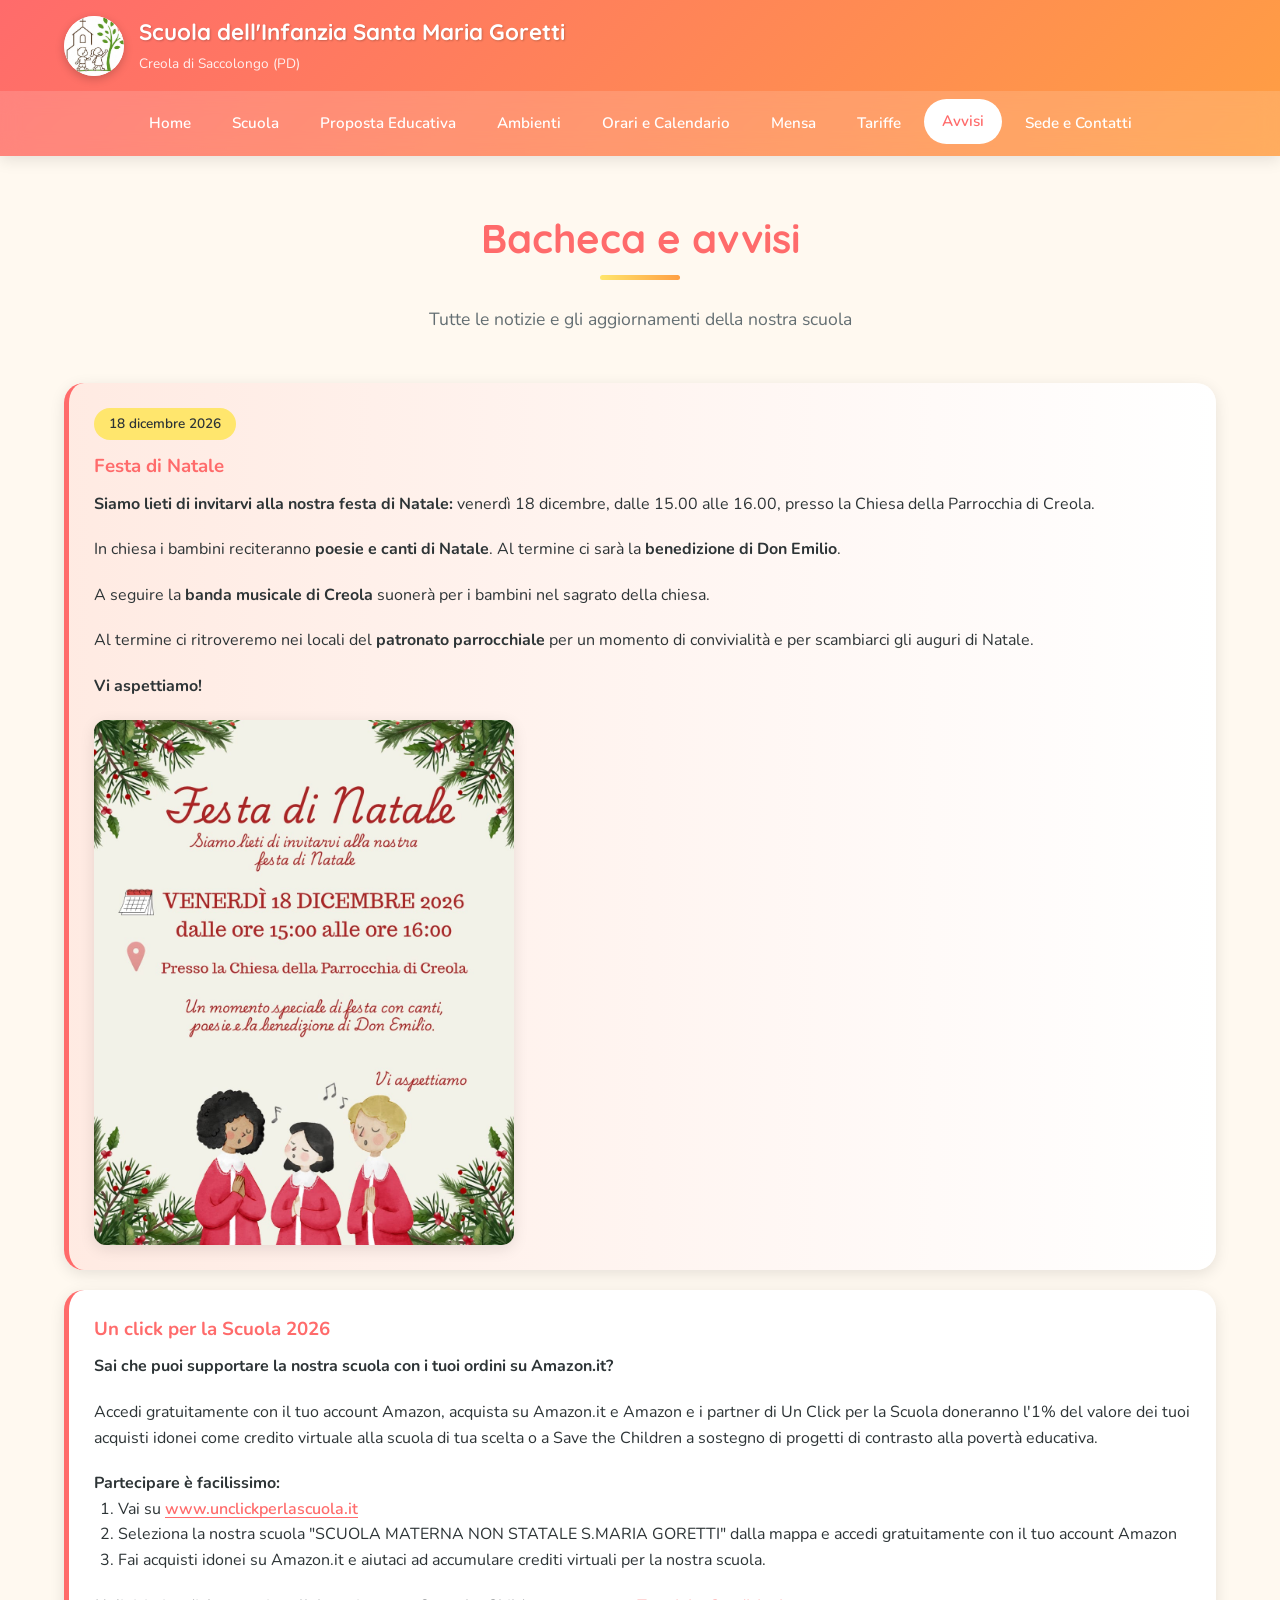
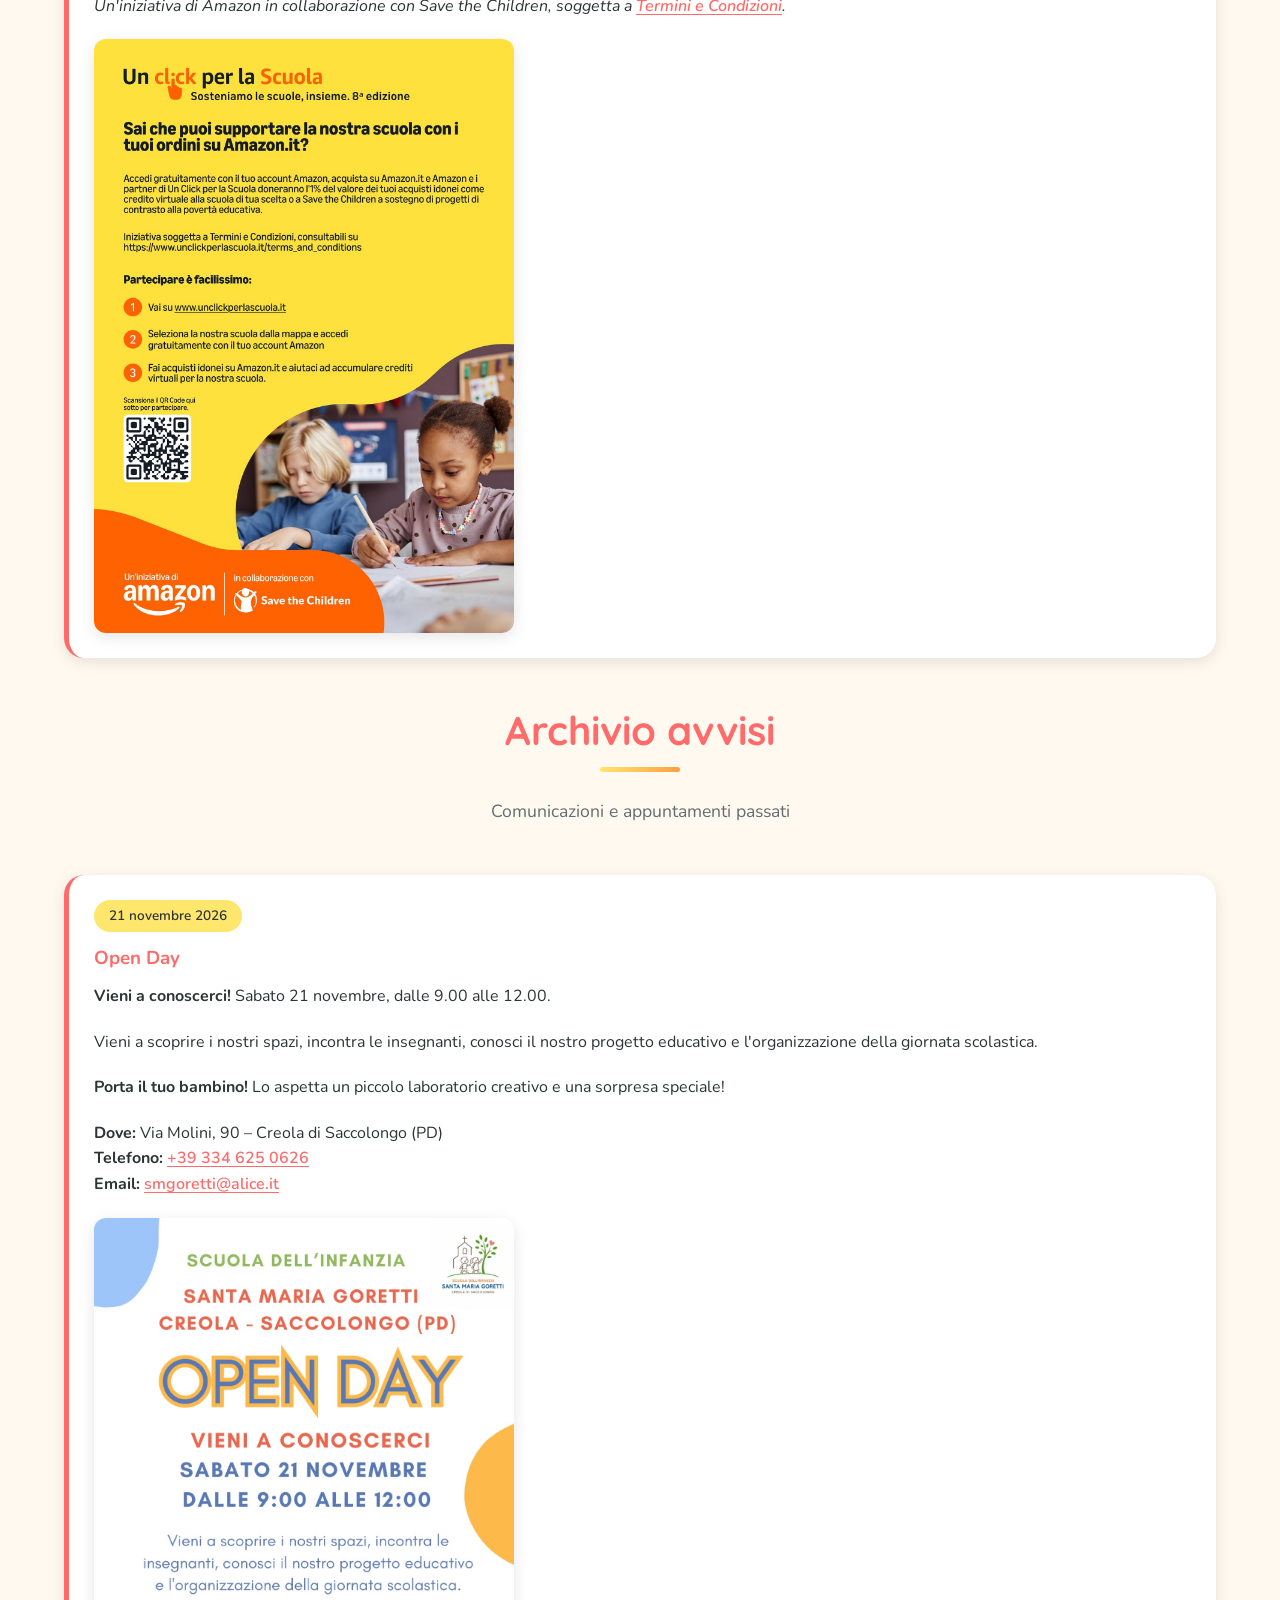
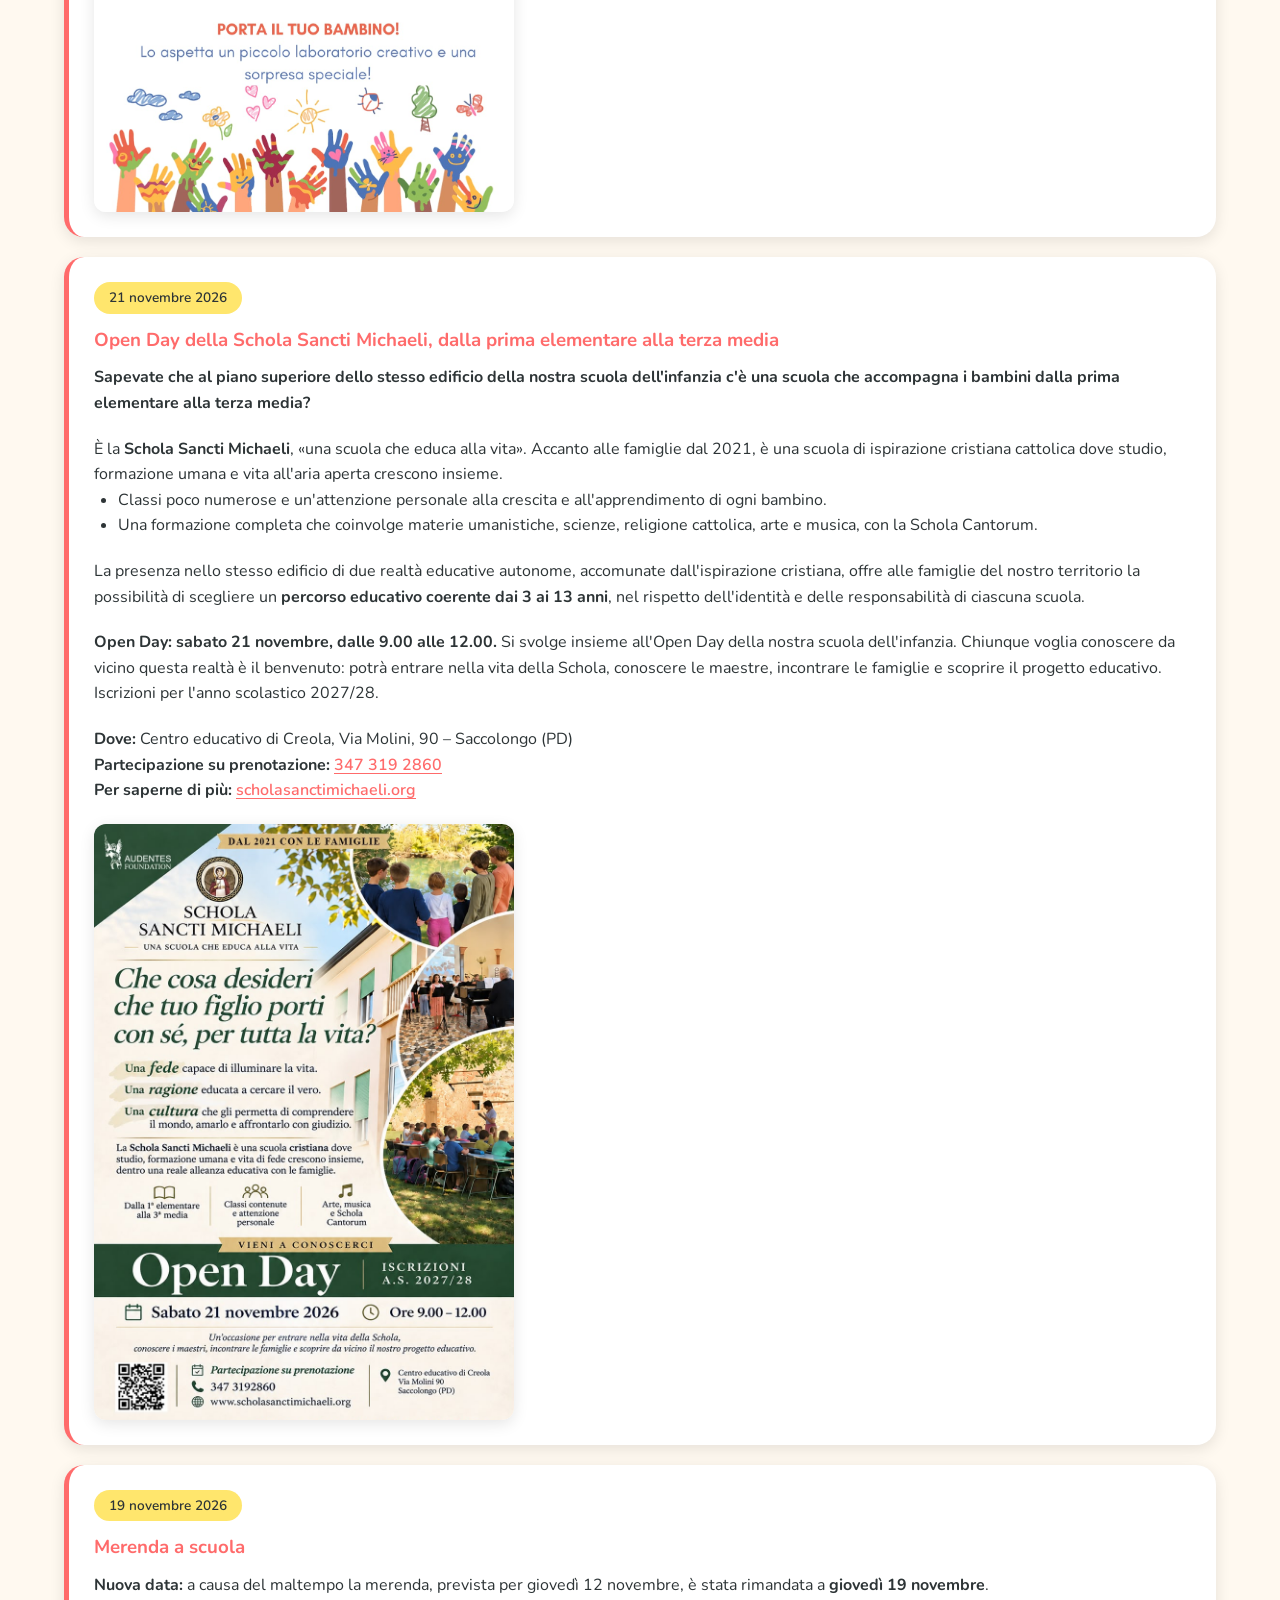
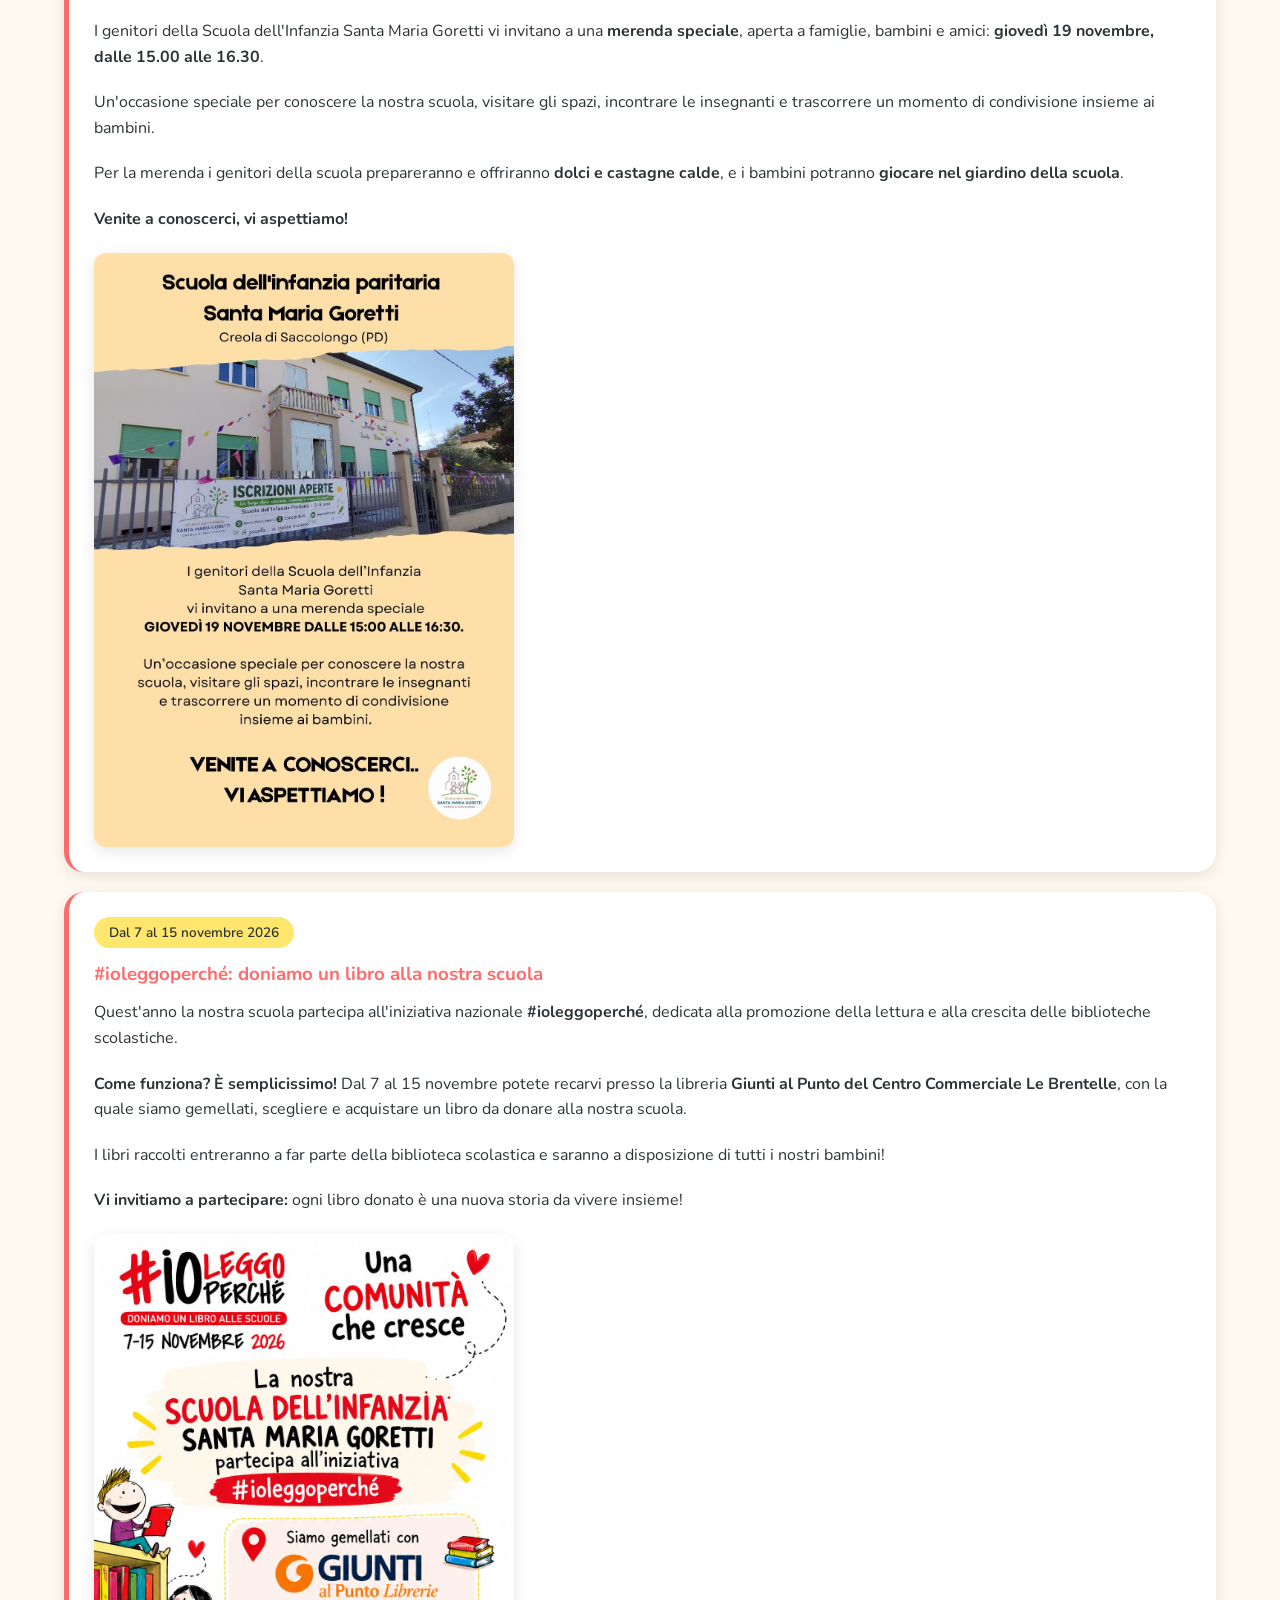
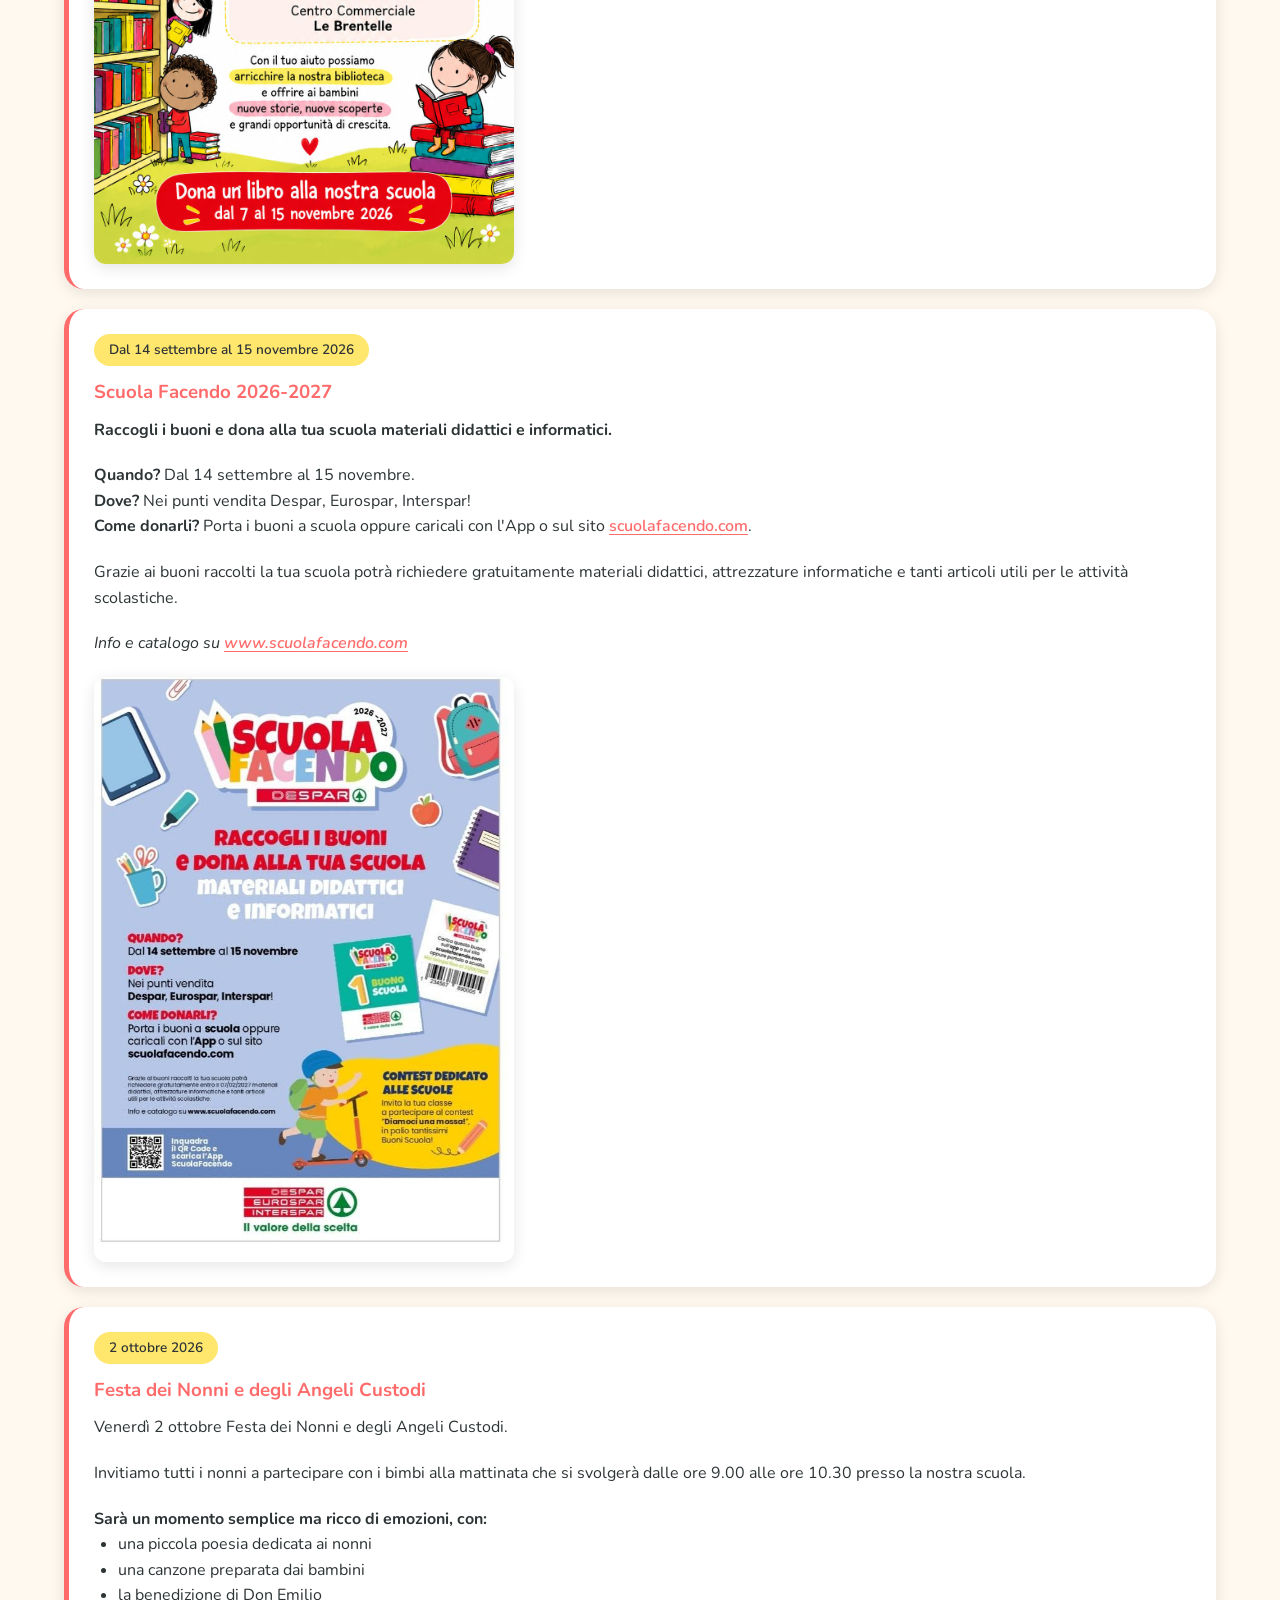
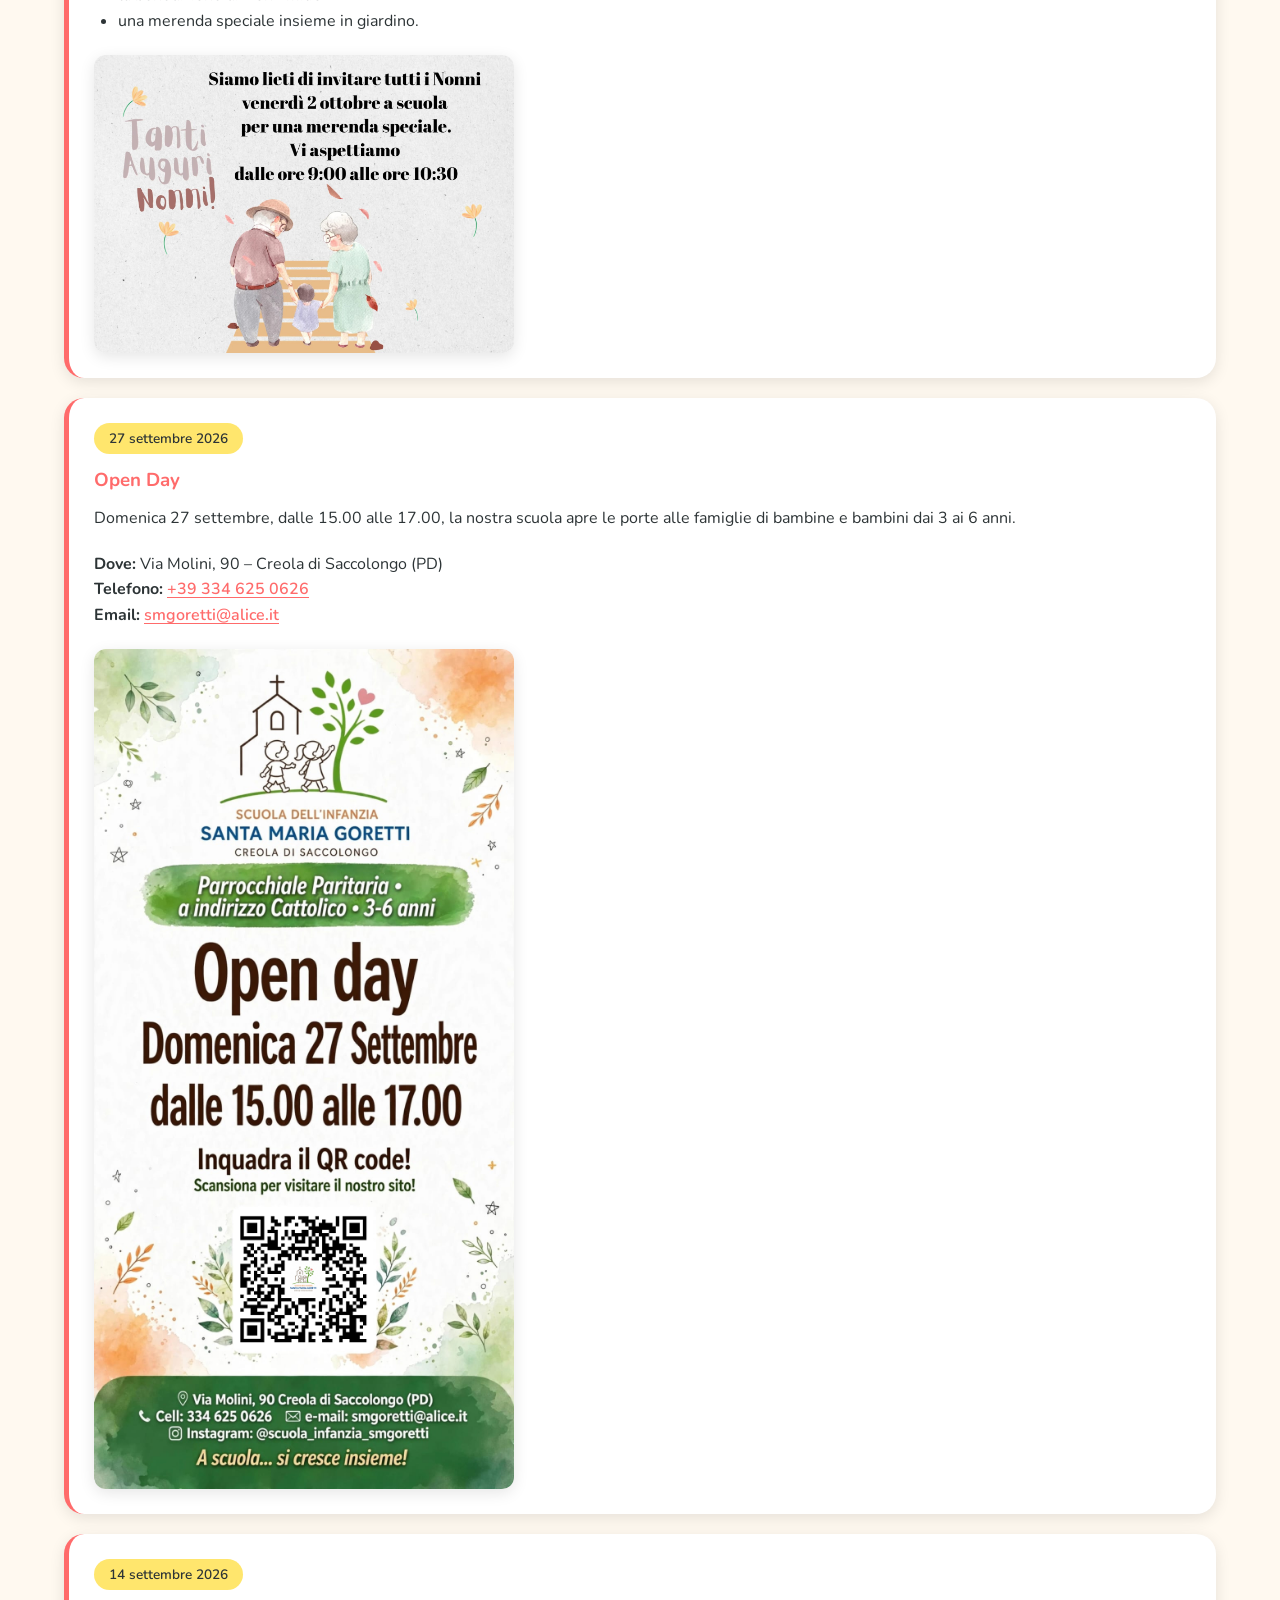
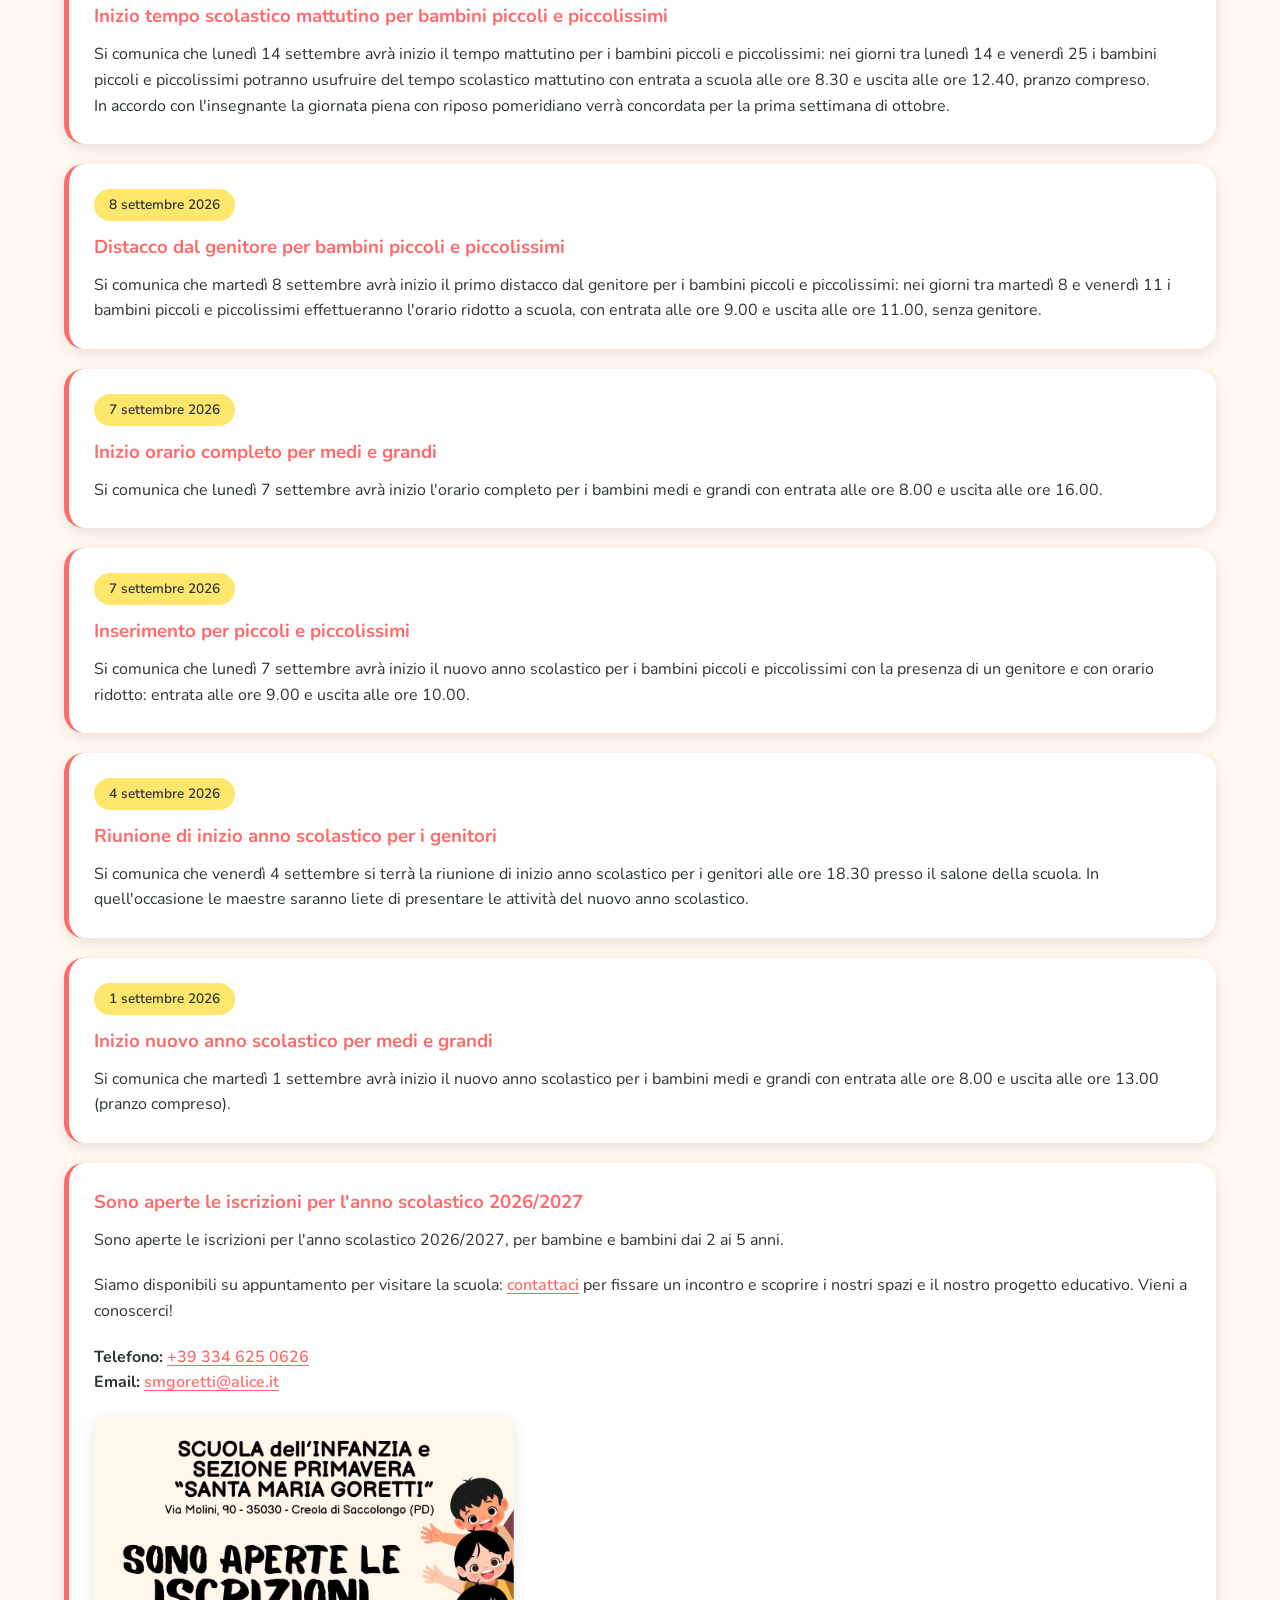
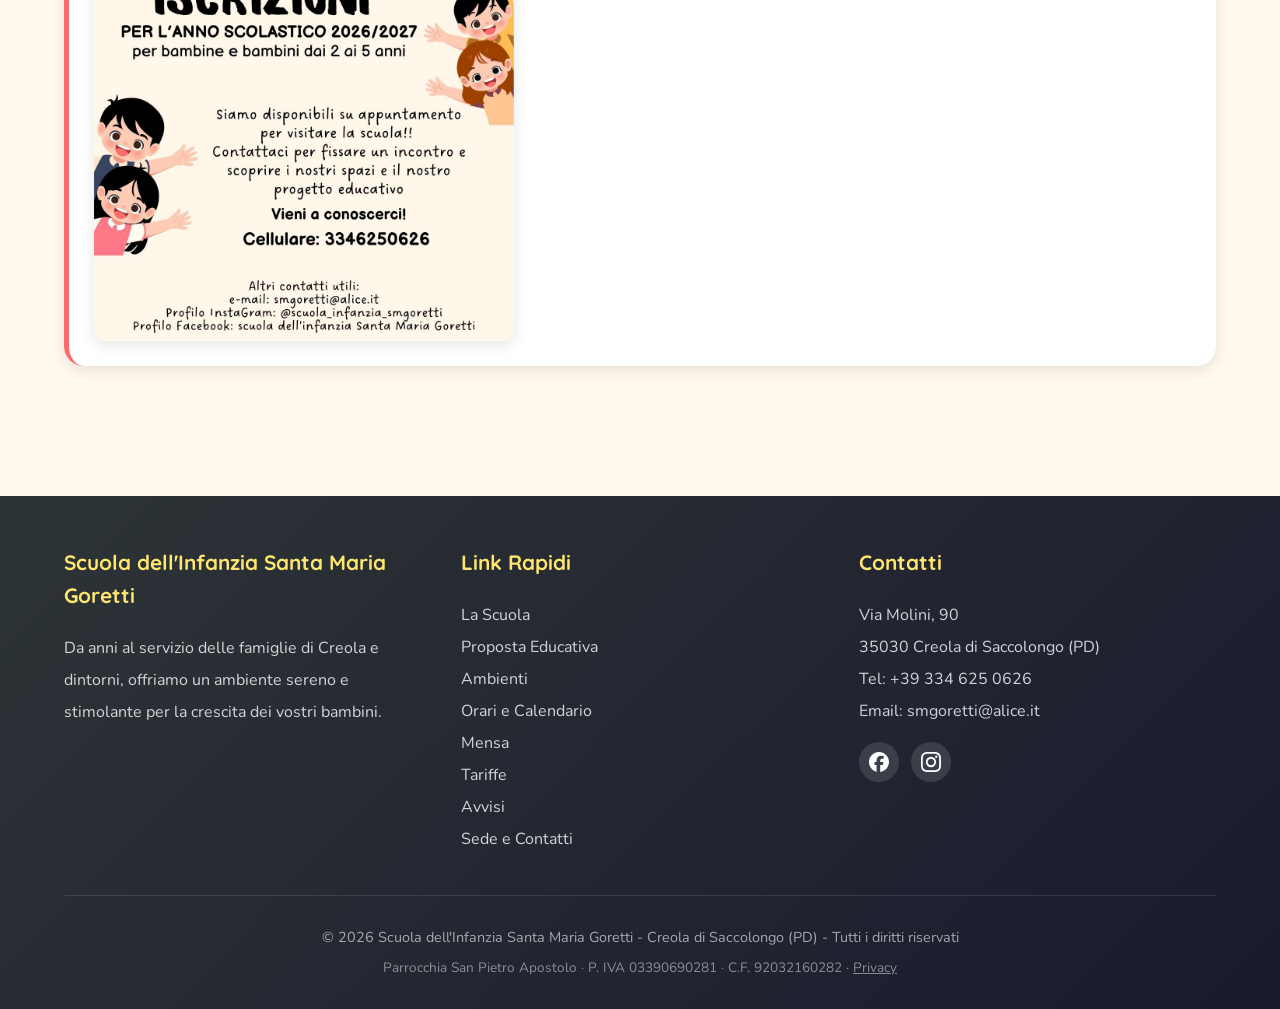
<file: avvisi.html>
<!DOCTYPE html>
<html lang="it">
<head>
    <meta charset="UTF-8">
    <meta name="viewport" content="width=device-width, initial-scale=1.0">
    <meta name="description" content="Avvisi e comunicazioni della Scuola dell'Infanzia Santa Maria Goretti a Creola di Saccolongo (Padova). Notizie, eventi e aggiornamenti.">
    <meta name="robots" content="index, follow">
    <meta property="og:title" content="Avvisi - Scuola dell'Infanzia Santa Maria Goretti, Creola di Saccolongo (PD)">
    <meta property="og:description" content="Avvisi, comunicazioni ed eventi della scuola materna Santa Maria Goretti a Creola di Saccolongo (Padova).">
    <meta property="og:type" content="website">
    <meta property="og:locale" content="it_IT">
    <meta property="og:url" content="https://www.scuolainfanziacreola.it/avvisi.html">
    <meta property="og:image" content="https://www.scuolainfanziacreola.it/assets/images/locandine/post%20iscrizioni%20aperte.jpg">
    <meta name="twitter:card" content="summary_large_image">
    <title>Avvisi | Scuola dell'Infanzia Creola di Saccolongo (PD)</title>
    <link rel="canonical" href="https://www.scuolainfanziacreola.it/avvisi.html">
    <link rel="icon" href="assets/images/favicon.ico" sizes="any">
    <link rel="icon" type="image/png" sizes="32x32" href="assets/images/favicon-32x32.png">
    <link rel="icon" type="image/png" sizes="16x16" href="assets/images/favicon-16x16.png">
    <link rel="apple-touch-icon" href="assets/images/apple-touch-icon.png">
    <link rel="stylesheet" href="style.css?v=8">
</head>
<body>
    <!-- Header -->
    <header>
        <div class="header-top">
            <a href="index.html" class="logo">
                <div class="logo-img">
                    <img src="assets/images/logo_scuola.jpg" alt="Logo Scuola dell'Infanzia Santa Maria Goretti">
                </div>
                <div class="logo-text">
                    <span class="logo-nome"><span class="logo-riga">Scuola&nbsp;dell'Infanzia</span> <span class="logo-riga">Santa&nbsp;Maria&nbsp;Goretti</span></span>
                    <span>Creola di Saccolongo (PD)</span>
                </div>
            </a>
            <button class="menu-toggle" onclick="toggleMenu()">&#9776;</button>
        </div>
        <nav id="main-nav">
            <ul>
                <li><a href="index.html">Home</a></li>
                <li><a href="scuola.html">Scuola</a></li>
                <li><a href="proposta_educativa.html">Proposta Educativa</a></li>
                <li><a href="ambienti.html">Ambienti</a></li>
                <li><a href="orari_calendario.html">Orari e Calendario</a></li>
                <li><a href="mensa.html">Mensa</a></li>
                <li><a href="tariffe.html">Tariffe</a></li>
                <!-- MODULI NASCOSTI: <li><a href="moduli.html">Moduli</a></li> -->
                <li><a href="avvisi.html" class="active">Avvisi</a></li>
                <li><a href="sede_e_contatti.html">Sede e Contatti</a></li>
            </ul>
        </nav>
    </header>

    <!-- Contenuto principale -->
    <main>
        <section class="page-title">
            <h1>Bacheca e avvisi</h1>
            <p>Tutte le notizie e gli aggiornamenti della nostra scuola</p>
        </section>

        <!-- Avvisi in evidenza -->
        <section>
            <div class="avviso avviso-importante">
                <span class="avviso-data">18 dicembre 2026</span>
                <h3>Festa di Natale</h3>
                <p><strong>Siamo lieti di invitarvi alla nostra festa di Natale:</strong> venerdì 18 dicembre, dalle 15.00 alle 16.00, presso la Chiesa della Parrocchia di Creola.</p>
                <p class="mt-20">In chiesa i bambini reciteranno <strong>poesie e canti di Natale</strong>. Al termine ci sarà la <strong>benedizione di Don Emilio</strong>.</p>
                <p class="mt-20">A seguire la <strong>banda musicale di Creola</strong> suonerà per i bambini nel sagrato della chiesa.</p>
                <p class="mt-20">Al termine ci ritroveremo nei locali del <strong>patronato parrocchiale</strong> per un momento di convivialità e per scambiarci gli auguri di Natale.</p>
                <p class="mt-20"><strong>Vi aspettiamo!</strong></p>
                <a href="assets/images/locandine/festa_di_natale_2026.jpeg" class="avviso-locandina">
                    <img src="assets/images/locandine/festa_di_natale_2026.jpeg" alt="Locandina della Festa di Natale di venerdì 18 dicembre 2026, dalle 15.00 alle 16.00, presso la Chiesa della Parrocchia di Creola, con canti, poesie e la benedizione di Don Emilio" loading="lazy">
                </a>
            </div>

            <div class="avviso">
                <h3>Un click per la Scuola 2026</h3>
                <p><strong>Sai che puoi supportare la nostra scuola con i tuoi ordini su Amazon.it?</strong></p>
                <p class="mt-20">Accedi gratuitamente con il tuo account Amazon, acquista su Amazon.it e Amazon e i partner di Un Click per la Scuola doneranno l'1% del valore dei tuoi acquisti idonei come credito virtuale alla scuola di tua scelta o a Save the Children a sostegno di progetti di contrasto alla povertà educativa.</p>
                <p class="mt-20"><strong>Partecipare è facilissimo:</strong></p>
                <ol style="padding-left: 1.5rem;">
                    <li>Vai su <a href="https://www.unclickperlascuola.it" target="_blank" rel="noopener">www.unclickperlascuola.it</a></li>
                    <li>Seleziona la nostra scuola "SCUOLA MATERNA NON STATALE S.MARIA GORETTI" dalla mappa e accedi gratuitamente con il tuo account Amazon</li>
                    <li>Fai acquisti idonei su Amazon.it e aiutaci ad accumulare crediti virtuali per la nostra scuola.</li>
                </ol>
                <p class="mt-20"><em>Un'iniziativa di Amazon in collaborazione con Save the Children, soggetta a <a href="https://www.unclickperlascuola.it/terms_and_conditions" target="_blank" rel="noopener">Termini e Condizioni</a>.</em></p>
                <a href="assets/images/locandine/click_per_la_scuola.jpg" class="avviso-locandina">
                    <img src="assets/images/locandine/click_per_la_scuola.jpg" alt="Locandina dell'iniziativa Un click per la Scuola, 8ª edizione, con i passi per partecipare e il QR code" loading="lazy">
                </a>
            </div>
        </section>

        <!-- Archivio avvisi -->
        <section class="mt-40">
            <div class="page-title">
                <h2>Archivio avvisi</h2>
                <p>Comunicazioni e appuntamenti passati</p>
            </div>

            <div class="avviso">
                <span class="avviso-data">21 novembre 2026</span>
                <h3>Open Day</h3>
                <p><strong>Vieni a conoscerci!</strong> Sabato 21 novembre, dalle 9.00 alle 12.00.</p>
                <p class="mt-20">Vieni a scoprire i nostri spazi, incontra le insegnanti, conosci il nostro progetto educativo e l'organizzazione della giornata scolastica.</p>
                <p class="mt-20"><strong>Porta il tuo bambino!</strong> Lo aspetta un piccolo laboratorio creativo e una sorpresa speciale!</p>
                <p class="mt-20"><strong>Dove:</strong> Via Molini, 90 &ndash; Creola di Saccolongo (PD)<br><strong>Telefono:</strong> <a href="tel:+393346250626">+39 334 625 0626</a><br><strong>Email:</strong> <a href="mailto:smgoretti@alice.it">smgoretti@alice.it</a></p>
                <a href="assets/images/locandine/open_day_novembre_2026.jpeg" class="avviso-locandina">
                    <img src="assets/images/locandine/open_day_novembre_2026.jpeg" alt="Locandina dell'Open Day di sabato 21 novembre 2026, dalle 9.00 alle 12.00, con laboratorio creativo per i bambini" loading="lazy">
                </a>
            </div>

            <div class="avviso">
                <span class="avviso-data">21 novembre 2026</span>
                <h3>Open Day della Schola Sancti Michaeli, dalla prima elementare alla terza media</h3>
                <p><strong>Sapevate che al piano superiore dello stesso edificio della nostra scuola dell'infanzia c'è una scuola che accompagna i bambini dalla prima elementare alla terza media?</strong></p>
                <p class="mt-20">È la <strong>Schola Sancti Michaeli</strong>, &laquo;una scuola che educa alla vita&raquo;. Accanto alle famiglie dal 2021, è una scuola di ispirazione cristiana cattolica dove studio, formazione umana e vita all'aria aperta crescono insieme.</p>
                <ul style="padding-left: 1.5rem;">
                    <li>Classi poco numerose e un'attenzione personale alla crescita e all'apprendimento di ogni bambino.</li>
                    <li>Una formazione completa che coinvolge materie umanistiche, scienze, religione cattolica, arte e musica, con la Schola Cantorum.</li>
                </ul>
                <p class="mt-20">La presenza nello stesso edificio di due realtà educative autonome, accomunate dall'ispirazione cristiana, offre alle famiglie del nostro territorio la possibilità di scegliere un <strong>percorso educativo coerente dai 3 ai 13 anni</strong>, nel rispetto dell'identità e delle responsabilità di ciascuna scuola.</p>
                <p class="mt-20"><strong>Open Day: sabato 21 novembre, dalle 9.00 alle 12.00.</strong> Si svolge insieme all'Open Day della nostra scuola dell'infanzia. Chiunque voglia conoscere da vicino questa realtà è il benvenuto: potrà entrare nella vita della Schola, conoscere le maestre, incontrare le famiglie e scoprire il progetto educativo. Iscrizioni per l'anno scolastico 2027/28.</p>
                <p class="mt-20"><strong>Dove:</strong> Centro educativo di Creola, Via Molini, 90 &ndash; Saccolongo (PD)<br><strong>Partecipazione su prenotazione:</strong> <a href="tel:+393473192860">347 319 2860</a><br><strong>Per saperne di più:</strong> <a href="https://scholasanctimichaeli.org/" target="_blank" rel="noopener">scholasanctimichaeli.org</a></p>
                <a href="assets/images/locandine/open_day_scuola_parentale_2026.jpeg" class="avviso-locandina">
                    <img src="assets/images/locandine/open_day_scuola_parentale_2026.jpeg" alt="Locandina dell'Open Day della Schola Sancti Michaeli, scuola dalla prima elementare alla terza media, sabato 21 novembre 2026 dalle 9.00 alle 12.00, iscrizioni per l'anno scolastico 2027/28" loading="lazy">
                </a>
            </div>

            <div class="avviso">
                <span class="avviso-data">19 novembre 2026</span>
                <h3>Merenda a scuola</h3>
                <p><strong>Nuova data:</strong> a causa del maltempo la merenda, prevista per giovedì 12 novembre, è stata rimandata a <strong>giovedì 19 novembre</strong>.</p>
                <p class="mt-20">I genitori della Scuola dell'Infanzia Santa Maria Goretti vi invitano a una <strong>merenda speciale</strong>, aperta a famiglie, bambini e amici: <strong>giovedì 19 novembre, dalle 15.00 alle 16.30</strong>.</p>
                <p class="mt-20">Un'occasione speciale per conoscere la nostra scuola, visitare gli spazi, incontrare le insegnanti e trascorrere un momento di condivisione insieme ai bambini.</p>
                <p class="mt-20">Per la merenda i genitori della scuola prepareranno e offriranno <strong>dolci e castagne calde</strong>, e i bambini potranno <strong>giocare nel giardino della scuola</strong>.</p>
                <p class="mt-20"><strong>Venite a conoscerci, vi aspettiamo!</strong></p>
                <a href="assets/images/locandine/merenda_a_scuola_19_novembre_2026.jpeg" class="avviso-locandina">
                    <img src="assets/images/locandine/merenda_a_scuola_19_novembre_2026.jpeg" alt="Locandina della merenda a scuola di giovedì 19 novembre 2026, dalle 15.00 alle 16.30, organizzata dai genitori della Scuola dell'Infanzia Santa Maria Goretti" loading="lazy">
                </a>
            </div>

            <div class="avviso">
                <span class="avviso-data">Dal 7 al 15 novembre 2026</span>
                <h3>#ioleggoperché: doniamo un libro alla nostra scuola</h3>
                <p>Quest'anno la nostra scuola partecipa all'iniziativa nazionale <strong>#ioleggoperché</strong>, dedicata alla promozione della lettura e alla crescita delle biblioteche scolastiche.</p>
                <p class="mt-20"><strong>Come funziona? È semplicissimo!</strong> Dal 7 al 15 novembre potete recarvi presso la libreria <strong>Giunti al Punto del Centro Commerciale Le Brentelle</strong>, con la quale siamo gemellati, scegliere e acquistare un libro da donare alla nostra scuola.</p>
                <p class="mt-20">I libri raccolti entreranno a far parte della biblioteca scolastica e saranno a disposizione di tutti i nostri bambini!</p>
                <p class="mt-20"><strong>Vi invitiamo a partecipare:</strong> ogni libro donato è una nuova storia da vivere insieme!</p>
                <a href="assets/images/locandine/io_leggo_2026.jpeg" class="avviso-locandina">
                    <img src="assets/images/locandine/io_leggo_2026.jpeg" alt="Locandina dell'iniziativa #ioleggoperché, dal 7 al 15 novembre 2026: dona un libro alla Scuola dell'Infanzia Santa Maria Goretti presso la libreria Giunti al Punto del Centro Commerciale Le Brentelle" loading="lazy">
                </a>
            </div>

            <div class="avviso">
                <span class="avviso-data">Dal 14 settembre al 15 novembre 2026</span>
                <h3>Scuola Facendo 2026-2027</h3>
                <p><strong>Raccogli i buoni e dona alla tua scuola materiali didattici e informatici.</strong></p>
                <p class="mt-20"><strong>Quando?</strong> Dal 14 settembre al 15 novembre.<br><strong>Dove?</strong> Nei punti vendita Despar, Eurospar, Interspar!<br><strong>Come donarli?</strong> Porta i buoni a scuola oppure caricali con l'App o sul sito <a href="https://www.scuolafacendo.com" target="_blank" rel="noopener">scuolafacendo.com</a>.</p>
                <p class="mt-20">Grazie ai buoni raccolti la tua scuola potrà richiedere gratuitamente materiali didattici, attrezzature informatiche e tanti articoli utili per le attività scolastiche.</p>
                <p class="mt-20"><em>Info e catalogo su <a href="https://www.scuolafacendo.com" target="_blank" rel="noopener">www.scuolafacendo.com</a></em></p>
                <a href="assets/images/locandine/scuola_facendo.jpg" class="avviso-locandina">
                    <img src="assets/images/locandine/scuola_facendo.jpg" alt="Locandina dell'iniziativa Scuola Facendo 2026-2027 di Despar, Eurospar e Interspar, con date, modalità di raccolta dei buoni e QR code per scaricare l'App" loading="lazy">
                </a>
            </div>

            <div class="avviso">
                <span class="avviso-data">2 ottobre 2026</span>
                <h3>Festa dei Nonni e degli Angeli Custodi</h3>
                <p>Venerdì 2 ottobre Festa dei Nonni e degli Angeli Custodi.</p>
                <p class="mt-20">Invitiamo tutti i nonni a partecipare con i bimbi alla mattinata che si svolgerà dalle ore 9.00 alle ore 10.30 presso la nostra scuola.</p>
                <p class="mt-20"><strong>Sarà un momento semplice ma ricco di emozioni, con:</strong></p>
                <ul style="padding-left: 1.5rem;">
                    <li>una piccola poesia dedicata ai nonni</li>
                    <li>una canzone preparata dai bambini</li>
                    <li>la benedizione di Don Emilio</li>
                    <li>una merenda speciale insieme in giardino.</li>
                </ul>
                <a href="assets/images/locandine/festa_nonni.jpeg" class="avviso-locandina">
                    <img src="assets/images/locandine/festa_nonni.jpeg" alt="Locandina della Festa dei Nonni: invito a tutti i nonni venerdì 2 ottobre a scuola per una merenda speciale, dalle 9.00 alle 10.30" loading="lazy">
                </a>
            </div>

            <div class="avviso">
                <span class="avviso-data">27 settembre 2026</span>
                <h3>Open Day</h3>
                <p>Domenica 27 settembre, dalle 15.00 alle 17.00, la nostra scuola apre le porte alle famiglie di bambine e bambini dai 3 ai 6 anni.</p>
                <p class="mt-20"><strong>Dove:</strong> Via Molini, 90 &ndash; Creola di Saccolongo (PD)<br><strong>Telefono:</strong> <a href="tel:+393346250626">+39 334 625 0626</a><br><strong>Email:</strong> <a href="mailto:smgoretti@alice.it">smgoretti@alice.it</a></p>
                <a href="assets/images/locandine/open_day_2026.jpg" class="avviso-locandina">
                    <img src="assets/images/locandine/open_day_2026.jpg" alt="Locandina dell'Open Day di domenica 27 settembre 2026, dalle 15.00 alle 17.00, con il QR code del sito della scuola" loading="lazy">
                </a>
            </div>

            <div class="avviso">
                <span class="avviso-data">14 settembre 2026</span>
                <h3>Inizio tempo scolastico mattutino per bambini piccoli e piccolissimi</h3>
                <p>Si comunica che lunedì 14 settembre avrà inizio il tempo mattutino per i bambini piccoli e piccolissimi: nei giorni tra lunedì 14 e venerdì 25 i bambini piccoli e piccolissimi potranno usufruire del tempo scolastico mattutino con entrata a scuola alle ore 8.30 e uscita alle ore 12.40, pranzo compreso.</p>
                <p>In accordo con l'insegnante la giornata piena con riposo pomeridiano verrà concordata per la prima settimana di ottobre.</p>
            </div>

            <div class="avviso">
                <span class="avviso-data">8 settembre 2026</span>
                <h3>Distacco dal genitore per bambini piccoli e piccolissimi</h3>
                <p>Si comunica che martedì 8 settembre avrà inizio il primo distacco dal genitore per i bambini piccoli e piccolissimi: nei giorni tra martedì 8 e venerdì 11 i bambini piccoli e piccolissimi effettueranno l'orario ridotto a scuola, con entrata alle ore 9.00 e uscita alle ore 11.00, senza genitore.</p>
            </div>

            <div class="avviso">
                <span class="avviso-data">7 settembre 2026</span>
                <h3>Inizio orario completo per medi e grandi</h3>
                <p>Si comunica che lunedì 7 settembre avrà inizio l'orario completo per i bambini medi e grandi con entrata alle ore 8.00 e uscita alle ore 16.00.</p>
            </div>

            <div class="avviso">
                <span class="avviso-data">7 settembre 2026</span>
                <h3>Inserimento per piccoli e piccolissimi</h3>
                <p>Si comunica che lunedì 7 settembre avrà inizio il nuovo anno scolastico per i bambini piccoli e piccolissimi con la presenza di un genitore e con orario ridotto: entrata alle ore 9.00 e uscita alle ore 10.00.</p>
            </div>

            <div class="avviso">
                <span class="avviso-data">4 settembre 2026</span>
                <h3>Riunione di inizio anno scolastico per i genitori</h3>
                <p>Si comunica che venerdì 4 settembre si terrà la riunione di inizio anno scolastico per i genitori alle ore 18.30 presso il salone della scuola. In quell'occasione le maestre saranno liete di presentare le attività del nuovo anno scolastico.</p>
            </div>

            <div class="avviso">
                <span class="avviso-data">1 settembre 2026</span>
                <h3>Inizio nuovo anno scolastico per medi e grandi</h3>
                <p>Si comunica che martedì 1 settembre avrà inizio il nuovo anno scolastico per i bambini medi e grandi con entrata alle ore 8.00 e uscita alle ore 13.00 (pranzo compreso).</p>
            </div>

            <div class="avviso">
                <h3>Sono aperte le iscrizioni per l'anno scolastico 2026/2027</h3>
                <p>Sono aperte le iscrizioni per l'anno scolastico 2026/2027, per bambine e bambini dai 2 ai 5 anni.</p>
                <p class="mt-20">Siamo disponibili su appuntamento per visitare la scuola: <a href="sede_e_contatti.html">contattaci</a> per fissare un incontro e scoprire i nostri spazi e il nostro progetto educativo. Vieni a conoscerci!</p>
                <p class="mt-20"><strong>Telefono:</strong> <a href="tel:+393346250626">+39 334 625 0626</a><br><strong>Email:</strong> <a href="mailto:smgoretti@alice.it">smgoretti@alice.it</a></p>
                <a href="assets/images/locandine/post%20iscrizioni%20aperte.jpg" class="avviso-locandina">
                    <img src="assets/images/locandine/post%20iscrizioni%20aperte.jpg" alt="Locandina: sono aperte le iscrizioni per l'anno scolastico 2026/2027" loading="lazy">
                </a>
            </div>
        </section>
    </main>

    <!-- Footer -->
    <footer>
        <div class="footer-content">
            <div class="footer-section">
                <h4>Scuola dell'Infanzia Santa Maria Goretti</h4>
                <p>Da anni al servizio delle famiglie di Creola e dintorni, offriamo un ambiente sereno e stimolante per la crescita dei vostri bambini.</p>
            </div>

            <div class="footer-section">
                <h4>Link Rapidi</h4>
                <a href="scuola.html">La Scuola</a><br>
                <a href="proposta_educativa.html">Proposta Educativa</a><br>
                <a href="ambienti.html">Ambienti</a><br>
                <a href="orari_calendario.html">Orari e Calendario</a><br>
                <a href="mensa.html">Mensa</a><br>
                <a href="tariffe.html">Tariffe</a><br>
                <!-- MODULI NASCOSTI: <a href="moduli.html">Modulistica</a><br> -->
                <a href="avvisi.html">Avvisi</a><br>
                <a href="sede_e_contatti.html">Sede e Contatti</a>
            </div>

            <div class="footer-section">
                <h4>Contatti</h4>
                <p>Via Molini, 90<br>
                35030 Creola di Saccolongo (PD)<br>
                Tel: <a href="tel:+393346250626">+39 334 625 0626</a><br>
                Email: <a href="mailto:smgoretti@alice.it">smgoretti@alice.it</a></p>
                <div class="footer-social">
                    <a href="https://www.facebook.com/infanziacreola/" class="social-facebook" target="_blank" rel="noopener" aria-label="Seguici su Facebook">
                        <svg viewBox="0 0 24 24" role="img" aria-hidden="true" focusable="false">
                            <path d="M9.101 23.691v-7.98H6.627v-3.667h2.474v-1.58c0-4.085 1.848-5.978 5.858-5.978.401 0 .955.042 1.468.103a8.68 8.68 0 0 1 1.141.195v3.325a8.623 8.623 0 0 0-.653-.036 26.805 26.805 0 0 0-.733-.009c-.707 0-1.259.096-1.675.309a1.686 1.686 0 0 0-.679.622c-.258.42-.374.995-.374 1.752v1.297h3.919l-.386 2.103-.287 1.564h-3.246v8.245C19.396 23.238 24 18.179 24 12.044c0-6.627-5.373-12-12-12s-12 5.373-12 12c0 5.628 3.874 10.35 9.101 11.647Z"/>
                        </svg>
                    </a>
                    <a href="https://www.instagram.com/scuola_infanzia_smgoretti" class="social-instagram" target="_blank" rel="noopener" aria-label="Seguici su Instagram">
                        <svg viewBox="0 0 24 24" role="img" aria-hidden="true" focusable="false">
                            <path d="M12 0C8.74 0 8.333.015 7.053.072 5.775.132 4.905.333 4.14.63c-.789.306-1.459.717-2.126 1.384S.935 3.35.63 4.14C.333 4.905.131 5.775.072 7.053.012 8.333 0 8.74 0 12s.015 3.667.072 4.947c.06 1.277.261 2.148.558 2.913.306.788.717 1.459 1.384 2.126.667.666 1.336 1.079 2.126 1.384.766.296 1.636.499 2.913.558C8.333 23.988 8.74 24 12 24s3.667-.015 4.947-.072c1.277-.06 2.148-.262 2.913-.558.788-.306 1.459-.718 2.126-1.384.666-.667 1.079-1.335 1.384-2.126.296-.765.499-1.636.558-2.913.06-1.28.072-1.687.072-4.947s-.015-3.667-.072-4.947c-.06-1.277-.262-2.149-.558-2.913-.306-.789-.718-1.459-1.384-2.126C21.319 1.347 20.651.935 19.86.63c-.765-.297-1.636-.499-2.913-.558C15.667.012 15.26 0 12 0zm0 2.16c3.203 0 3.585.016 4.85.071 1.17.055 1.805.249 2.227.415.562.217.96.477 1.382.896.419.42.679.819.896 1.381.164.422.36 1.057.413 2.227.057 1.266.07 1.646.07 4.85s-.015 3.585-.074 4.85c-.061 1.17-.256 1.805-.421 2.227-.224.562-.479.96-.899 1.382-.419.419-.824.679-1.38.896-.42.164-1.065.36-2.235.413-1.274.057-1.649.07-4.859.07-3.211 0-3.586-.015-4.859-.074-1.171-.061-1.816-.256-2.236-.421-.569-.224-.96-.479-1.379-.899-.421-.419-.69-.824-.9-1.38-.165-.42-.359-1.065-.42-2.235-.045-1.26-.061-1.649-.061-4.844 0-3.196.016-3.586.061-4.861.061-1.17.255-1.814.42-2.234.21-.57.479-.96.9-1.381.419-.419.81-.689 1.379-.898.42-.166 1.051-.361 2.221-.421 1.275-.045 1.65-.06 4.859-.06l.045.03zm0 3.678a6.162 6.162 0 100 12.324 6.162 6.162 0 000-12.324zM12 16c-2.21 0-4-1.79-4-4s1.79-4 4-4 4 1.79 4 4-1.79 4-4 4zm7.846-10.405a1.441 1.441 0 01-2.881 0 1.44 1.44 0 012.881 0z"/>
                        </svg>
                    </a>
                </div>
            </div>
        </div>

        <div class="footer-bottom">
            <p>&copy; <span id="anno-corrente">2026</span> Scuola dell'Infanzia Santa Maria Goretti - Creola di Saccolongo (PD) - Tutti i diritti riservati</p>
            <p class="footer-dati-fiscali">Parrocchia San Pietro Apostolo &middot; P. IVA 03390690281 &middot; C.F. 92032160282 &middot; <a href="privacy.html" style="color: inherit;">Privacy</a></p>
        </div>
    </footer>

    <!-- Anteprima a tutto schermo delle locandine degli avvisi -->
    <div class="lightbox" id="lightbox" role="dialog" aria-modal="true" aria-hidden="true" aria-label="Locandina a tutto schermo">
        <button class="lightbox-chiudi" type="button" aria-label="Chiudi l'anteprima">&times;</button>
        <button class="lightbox-freccia lightbox-precedente" type="button" aria-label="Locandina precedente">&#8249;</button>
        <button class="lightbox-freccia lightbox-successiva" type="button" aria-label="Locandina successiva">&#8250;</button>
        <figure class="lightbox-contenuto">
            <img alt="">
        </figure>
    </div>

    <script>
        function toggleMenu() {
            document.getElementById('main-nav').classList.toggle('active');
        }

        // Anno del copyright sempre aggiornato; il valore scritto nell'HTML
        // resta come riserva se JavaScript non è disponibile.
        (function () {
            var anno = document.getElementById('anno-corrente');
            if (anno) anno.textContent = new Date().getFullYear();
        })();

        // Locandine: click per vederle a tutto schermo nella stessa scheda,
        // come la galleria di ambienti.html. Senza JavaScript il link apre
        // comunque l'immagine. Si chiude con la X, con Esc o cliccando fuori
        // dall'immagine; si scorre fra le locandine con le frecce.
        (function () {
            var lightbox = document.getElementById('lightbox');
            if (!lightbox) return;

            var immagine = lightbox.querySelector('img');
            var bottoneChiudi = lightbox.querySelector('.lightbox-chiudi');
            var bottonePrecedente = lightbox.querySelector('.lightbox-precedente');
            var bottoneSuccessiva = lightbox.querySelector('.lightbox-successiva');
            var locandine = Array.prototype.slice.call(document.querySelectorAll('.avviso-locandina'));
            var indice = -1;

            function mostra(i) {
                var locandina = locandine[i];
                if (!locandina) return;
                var foto = locandina.querySelector('img');

                indice = i;
                immagine.src = locandina.href;
                immagine.alt = foto ? foto.alt : '';
            }

            function apri(i) {
                mostra(i);
                lightbox.classList.add('aperta');
                lightbox.setAttribute('aria-hidden', 'false');
                document.body.classList.add('senza-scroll');
                bottoneChiudi.focus();
            }

            function chiudi() {
                if (!lightbox.classList.contains('aperta')) return;
                lightbox.classList.remove('aperta');
                lightbox.setAttribute('aria-hidden', 'true');
                document.body.classList.remove('senza-scroll');
                immagine.removeAttribute('src');
                if (locandine[indice]) locandine[indice].focus();
                indice = -1;
            }

            // Scorre in modo circolare: dall'ultima locandina si torna alla prima
            function scorri(passo) {
                if (indice < 0 || locandine.length < 2) return;
                mostra((indice + passo + locandine.length) % locandine.length);
            }

            locandine.forEach(function (locandina, posizione) {
                locandina.addEventListener('click', function (evento) {
                    evento.preventDefault();
                    apri(posizione);
                });
            });

            // Con una sola locandina le frecce non servono
            if (locandine.length < 2) {
                bottonePrecedente.hidden = true;
                bottoneSuccessiva.hidden = true;
            }

            bottoneChiudi.addEventListener('click', chiudi);
            bottonePrecedente.addEventListener('click', function () { scorri(-1); });
            bottoneSuccessiva.addEventListener('click', function () { scorri(1); });

            // Click sullo sfondo scuro, fuori dall'immagine e dai pulsanti
            lightbox.addEventListener('click', function (evento) {
                if (evento.target === lightbox) chiudi();
            });

            // Scorrimento con lo swipe del dito su smartphone e tablet
            var partenzaX = null;
            var partenzaY = null;

            lightbox.addEventListener('touchstart', function (evento) {
                if (evento.touches.length !== 1) return;
                partenzaX = evento.touches[0].clientX;
                partenzaY = evento.touches[0].clientY;
            }, { passive: true });

            lightbox.addEventListener('touchend', function (evento) {
                if (partenzaX === null || !evento.changedTouches.length) return;
                var spostamentoX = evento.changedTouches[0].clientX - partenzaX;
                var spostamentoY = evento.changedTouches[0].clientY - partenzaY;
                partenzaX = null;
                partenzaY = null;
                // Solo gesti chiaramente orizzontali, per non confonderli con lo scorrimento verticale
                if (Math.abs(spostamentoX) < 50 || Math.abs(spostamentoX) < Math.abs(spostamentoY)) return;
                scorri(spostamentoX < 0 ? 1 : -1);
            }, { passive: true });

            document.addEventListener('keydown', function (evento) {
                if (evento.key === 'Escape' || evento.key === 'Esc') {
                    chiudi();
                    return;
                }
                if (!lightbox.classList.contains('aperta')) return;
                if (evento.key === 'ArrowRight' || evento.key === 'Right') {
                    evento.preventDefault();
                    scorri(1);
                } else if (evento.key === 'ArrowLeft' || evento.key === 'Left') {
                    evento.preventDefault();
                    scorri(-1);
                }
            });

            // Con l'anteprima aperta il Tab gira solo fra i suoi pulsanti
            lightbox.addEventListener('keydown', function (evento) {
                if (evento.key !== 'Tab') return;
                var pulsanti = [bottonePrecedente, bottoneSuccessiva, bottoneChiudi]
                    .filter(function (b) { return !b.hidden; });
                var posizione = pulsanti.indexOf(document.activeElement);
                var passo = evento.shiftKey ? -1 : 1;
                evento.preventDefault();
                pulsanti[(posizione + passo + pulsanti.length) % pulsanti.length].focus();
            });
        })();
    </script>
</body>
</html>
</file>
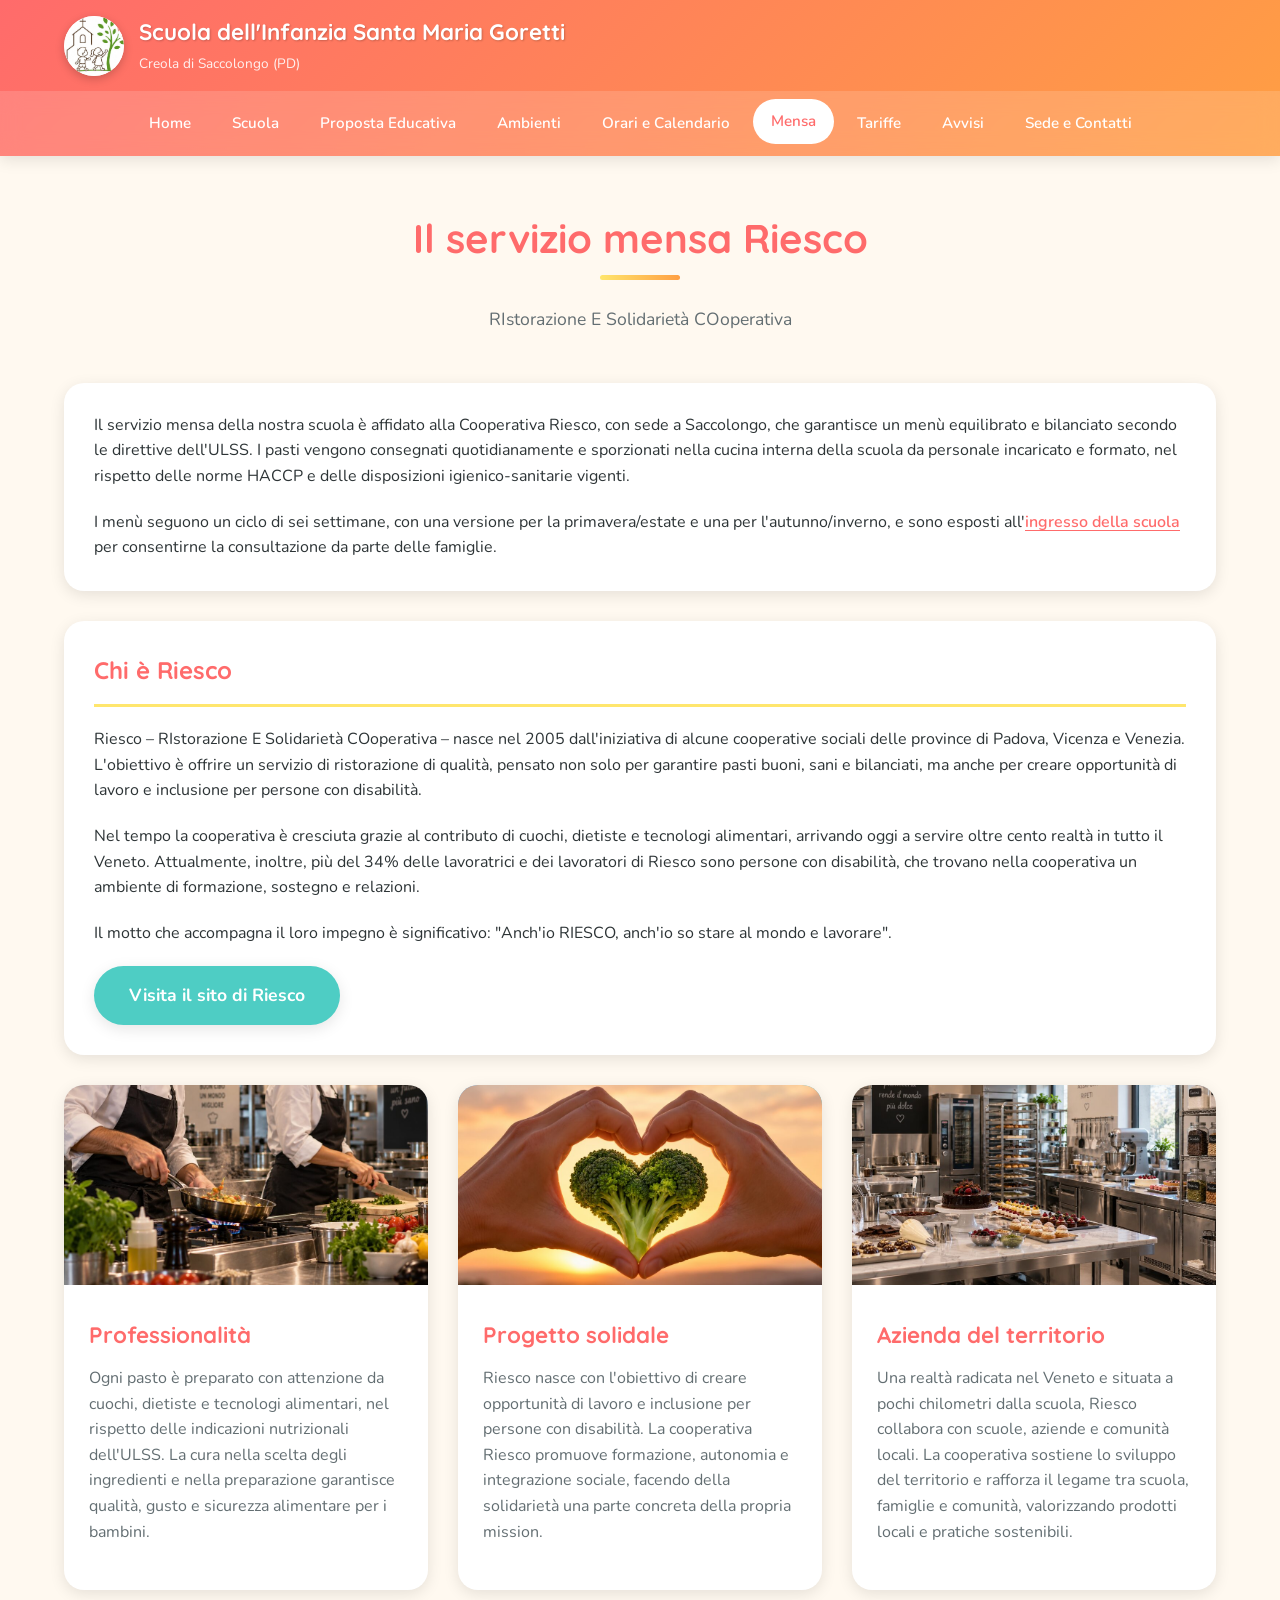
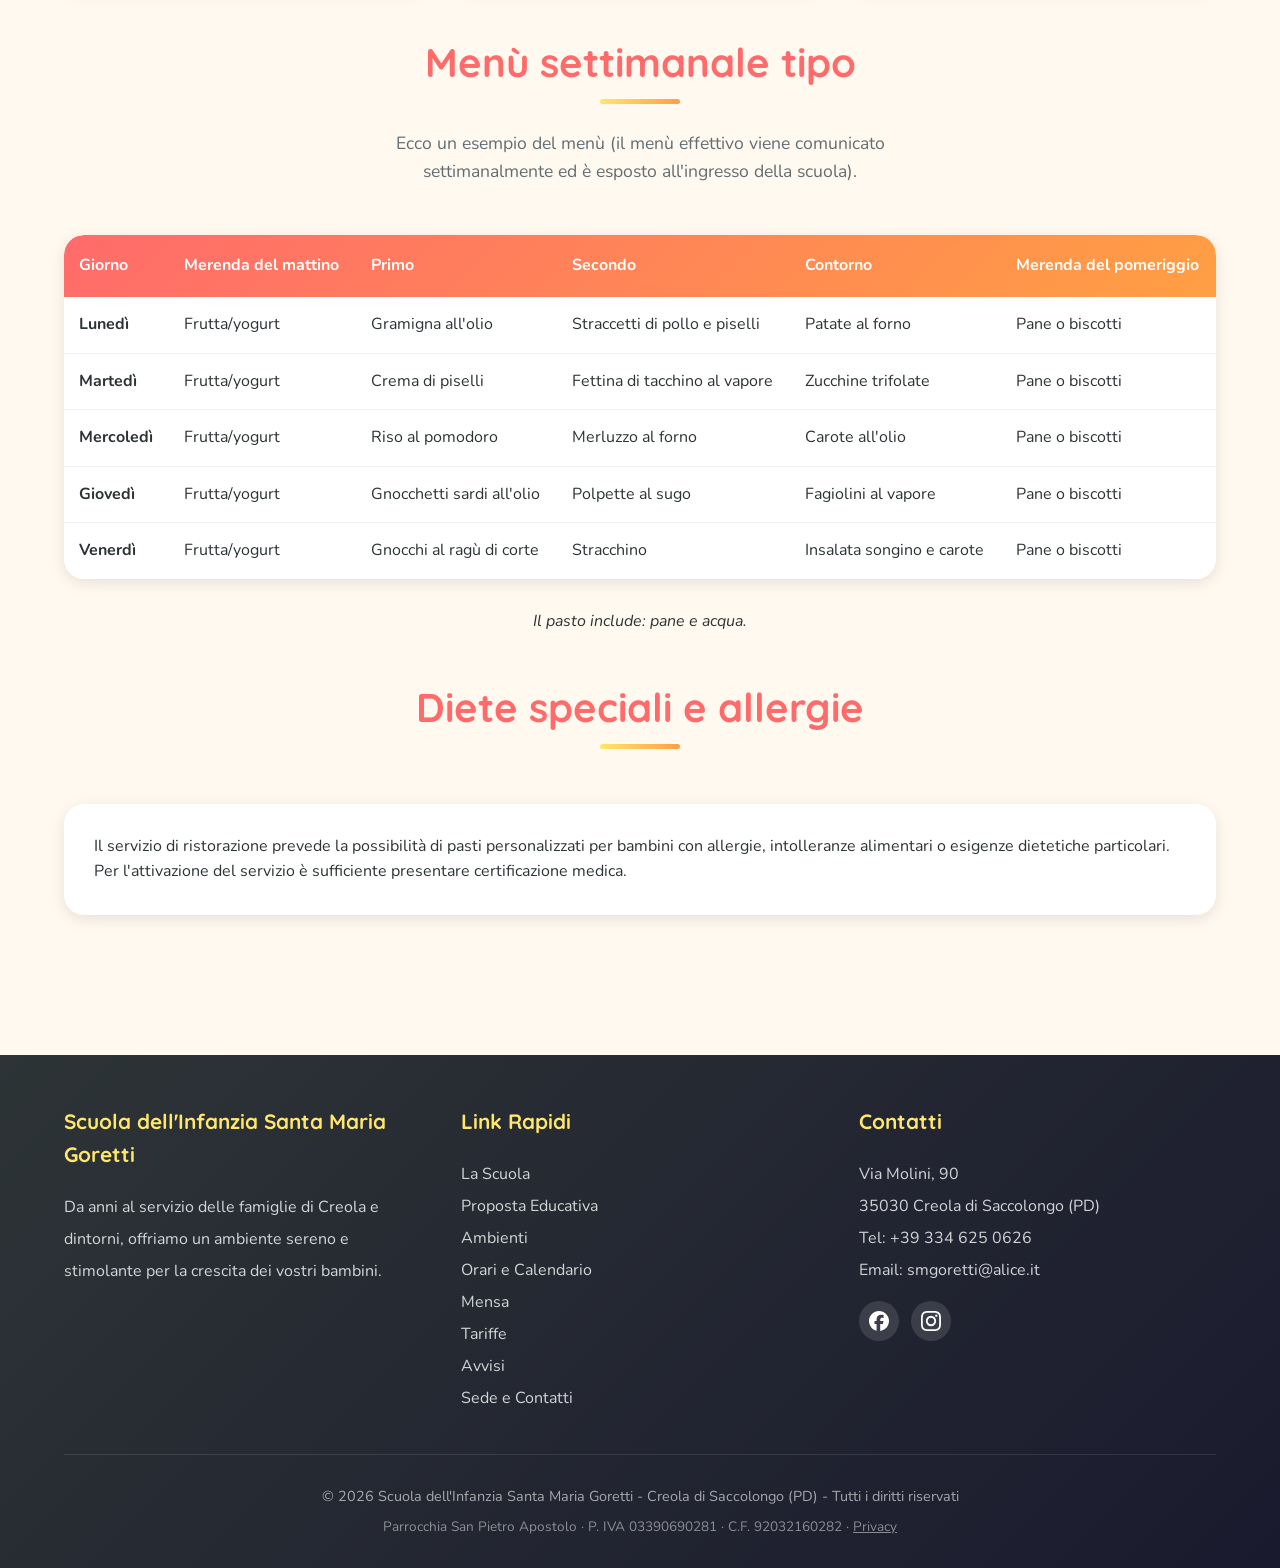
<file: mensa.html>
<!DOCTYPE html>
<html lang="it">
<head>
    <meta charset="UTF-8">
    <meta name="viewport" content="width=device-width, initial-scale=1.0">
    <meta name="description" content="Mensa della Scuola dell'Infanzia Santa Maria Goretti a Creola di Saccolongo (Padova). Pasti della cooperativa Riesco, menù bilanciato e diete speciali.">
    <meta name="robots" content="index, follow">
    <meta property="og:title" content="Mensa - Scuola dell'Infanzia Santa Maria Goretti, Creola di Saccolongo (PD)">
    <meta property="og:description" content="Pasti equilibrati della cooperativa Riesco, porzionati nella cucina interna, per i bambini della scuola materna Santa Maria Goretti a Creola di Saccolongo (Padova).">
    <meta property="og:type" content="website">
    <meta property="og:locale" content="it_IT">
    <meta property="og:url" content="https://www.scuolainfanziacreola.it/mensa.html">
    <meta property="og:image" content="https://www.scuolainfanziacreola.it/assets/images/mensa/professionalit%C3%A0.jpg">
    <meta name="twitter:card" content="summary_large_image">
    <title>Mensa | Scuola dell'Infanzia Creola di Saccolongo (PD)</title>
    <link rel="canonical" href="https://www.scuolainfanziacreola.it/mensa.html">
    <link rel="icon" href="assets/images/favicon.ico" sizes="any">
    <link rel="icon" type="image/png" sizes="32x32" href="assets/images/favicon-32x32.png">
    <link rel="icon" type="image/png" sizes="16x16" href="assets/images/favicon-16x16.png">
    <link rel="apple-touch-icon" href="assets/images/apple-touch-icon.png">
    <link rel="stylesheet" href="style.css?v=8">
</head>
<body>
    <!-- Header -->
    <header>
        <div class="header-top">
            <a href="index.html" class="logo">
                <div class="logo-img">
                    <img src="assets/images/logo_scuola.jpg" alt="Logo Scuola dell'Infanzia Santa Maria Goretti">
                </div>
                <div class="logo-text">
                    <span class="logo-nome"><span class="logo-riga">Scuola&nbsp;dell'Infanzia</span> <span class="logo-riga">Santa&nbsp;Maria&nbsp;Goretti</span></span>
                    <span>Creola di Saccolongo (PD)</span>
                </div>
            </a>
            <button class="menu-toggle" onclick="toggleMenu()">&#9776;</button>
        </div>
        <nav id="main-nav">
            <ul>
                <li><a href="index.html">Home</a></li>
                <li><a href="scuola.html">Scuola</a></li>
                <li><a href="proposta_educativa.html">Proposta Educativa</a></li>
                <li><a href="ambienti.html">Ambienti</a></li>
                <li><a href="orari_calendario.html">Orari e Calendario</a></li>
                <li><a href="mensa.html" class="active">Mensa</a></li>
                <li><a href="tariffe.html">Tariffe</a></li>
                <!-- MODULI NASCOSTI: <li><a href="moduli.html">Moduli</a></li> -->
                <li><a href="avvisi.html">Avvisi</a></li>
                <li><a href="sede_e_contatti.html">Sede e Contatti</a></li>
            </ul>
        </nav>
    </header>

    <!-- Contenuto principale -->
    <main>
        <!-- A. Riesco -->
        <section>
            <div class="page-title">
                <h1>Il servizio mensa Riesco</h1>
                <p>RIstorazione E Solidarietà COoperativa</p>
            </div>

            <div class="info-box">
                <p>Il servizio mensa della nostra scuola è affidato alla Cooperativa Riesco, con sede a Saccolongo, che garantisce un menù equilibrato e bilanciato secondo le direttive dell'ULSS. I pasti vengono consegnati quotidianamente e sporzionati nella cucina interna della scuola da personale incaricato e formato, nel rispetto delle norme HACCP e delle disposizioni igienico-sanitarie vigenti.</p>
                <p class="mt-20">I menù seguono un ciclo di sei settimane, con una versione per la primavera/estate e una per l'autunno/inverno, e sono esposti all'<a href="ambienti.html">ingresso della scuola</a> per consentirne la consultazione da parte delle famiglie.</p>
            </div>

            <div class="info-box">
                <h3>Chi è Riesco</h3>
                <p>Riesco &ndash; RIstorazione E Solidarietà COoperativa &ndash; nasce nel 2005 dall'iniziativa di alcune cooperative sociali delle province di Padova, Vicenza e Venezia. L'obiettivo è offrire un servizio di ristorazione di qualità, pensato non solo per garantire pasti buoni, sani e bilanciati, ma anche per creare opportunità di lavoro e inclusione per persone con disabilità.</p>
                <p class="mt-20">Nel tempo la cooperativa è cresciuta grazie al contributo di cuochi, dietiste e tecnologi alimentari, arrivando oggi a servire oltre cento realtà in tutto il Veneto. Attualmente, inoltre, più del 34% delle lavoratrici e dei lavoratori di Riesco sono persone con disabilità, che trovano nella cooperativa un ambiente di formazione, sostegno e relazioni.</p>
                <p class="mt-20">Il motto che accompagna il loro impegno è significativo: "Anch'io RIESCO, anch'io so stare al mondo e lavorare".</p>
                <p class="mt-20"><a href="https://www.riescoincucina.it/" class="btn btn-secondario" target="_blank" rel="noopener">Visita il sito di Riesco</a></p>
            </div>

            <div class="cards-grid mt-30">
                <article class="card">
                    <img src="assets/images/mensa/professionalit%C3%A0.jpg" class="card-img" alt="Due cuochi al lavoro in una cucina professionale: uno salta le verdure in padella sul fornello, l'altra trita il prezzemolo sul tagliere" loading="lazy">
                    <div class="card-content">
                        <h3>Professionalità</h3>
                        <p>Ogni pasto è preparato con attenzione da cuochi, dietiste e tecnologi alimentari, nel rispetto delle indicazioni nutrizionali dell'ULSS. La cura nella scelta degli ingredienti e nella preparazione garantisce qualità, gusto e sicurezza alimentare per i bambini.</p>
                    </div>
                </article>

                <article class="card">
                    <img src="assets/images/mensa/progetto_solidale.jpg" class="card-img" style="object-position: center 22%;" alt="Due mani che formano un cuore attorno a un broccolo a forma di cuore, con la campagna al tramonto sullo sfondo" loading="lazy">
                    <div class="card-content">
                        <h3>Progetto solidale</h3>
                        <p>Riesco nasce con l'obiettivo di creare opportunità di lavoro e inclusione per persone con disabilità. La cooperativa Riesco promuove formazione, autonomia e integrazione sociale, facendo della solidarietà una parte concreta della propria mission.</p>
                    </div>
                </article>

                <article class="card">
                    <img src="assets/images/mensa/azienda.jpg" class="card-img" alt="Il laboratorio di una pasticceria, con torte e pasticcini appena preparati sul banco di marmo, i carrelli di teglie e i barattoli degli ingredienti" loading="lazy">
                    <div class="card-content">
                        <h3>Azienda del territorio</h3>
                        <p>Una realtà radicata nel Veneto e situata a pochi chilometri dalla scuola, Riesco collabora con scuole, aziende e comunità locali. La cooperativa sostiene lo sviluppo del territorio e rafforza il legame tra scuola, famiglie e comunità, valorizzando prodotti locali e pratiche sostenibili.</p>
                    </div>
                </article>
            </div>
        </section>

        <!-- B. Menù settimanale tipo -->
        <section class="mt-40">
            <div class="page-title">
                <h2>Menù settimanale tipo</h2>
                <p>Ecco un esempio del menù (il menù effettivo viene comunicato settimanalmente ed è esposto all'ingresso della scuola).</p>
            </div>

            <div class="tabella-scroll">
            <table class="tabella">
                <thead>
                    <tr>
                        <th>Giorno</th>
                        <th>Merenda del mattino</th>
                        <th>Primo</th>
                        <th>Secondo</th>
                        <th>Contorno</th>
                        <th>Merenda del pomeriggio</th>
                    </tr>
                </thead>
                <tbody>
                    <tr>
                        <td><strong>Lunedì</strong></td>
                        <td>Frutta/yogurt</td>
                        <td>Gramigna all'olio</td>
                        <td>Straccetti di pollo e piselli</td>
                        <td>Patate al forno</td>
                        <td>Pane o biscotti</td>
                    </tr>
                    <tr>
                        <td><strong>Martedì</strong></td>
                        <td>Frutta/yogurt</td>
                        <td>Crema di piselli</td>
                        <td>Fettina di tacchino al vapore</td>
                        <td>Zucchine trifolate</td>
                        <td>Pane o biscotti</td>
                    </tr>
                    <tr>
                        <td><strong>Mercoledì</strong></td>
                        <td>Frutta/yogurt</td>
                        <td>Riso al pomodoro</td>
                        <td>Merluzzo al forno</td>
                        <td>Carote all'olio</td>
                        <td>Pane o biscotti</td>
                    </tr>
                    <tr>
                        <td><strong>Giovedì</strong></td>
                        <td>Frutta/yogurt</td>
                        <td>Gnocchetti sardi all'olio</td>
                        <td>Polpette al sugo</td>
                        <td>Fagiolini al vapore</td>
                        <td>Pane o biscotti</td>
                    </tr>
                    <tr>
                        <td><strong>Venerdì</strong></td>
                        <td>Frutta/yogurt</td>
                        <td>Gnocchi al ragù di corte</td>
                        <td>Stracchino</td>
                        <td>Insalata songino e carote</td>
                        <td>Pane o biscotti</td>
                    </tr>
                </tbody>
            </table>
            </div>

            <p class="text-center mt-20"><em>Il pasto include: pane e acqua.</em></p>
        </section>

        <!-- C. Diete speciali e allergie -->
        <section class="mt-40">
            <div class="page-title">
                <h2>Diete speciali e allergie</h2>
            </div>

            <div class="info-box">
                <p>Il servizio di ristorazione prevede la possibilità di pasti personalizzati per bambini con allergie, intolleranze alimentari o esigenze dietetiche particolari. Per l'attivazione del servizio è sufficiente presentare certificazione medica.</p>
            </div>
        </section>
    </main>

    <!-- Footer -->
    <footer>
        <div class="footer-content">
            <div class="footer-section">
                <h4>Scuola dell'Infanzia Santa Maria Goretti</h4>
                <p>Da anni al servizio delle famiglie di Creola e dintorni, offriamo un ambiente sereno e stimolante per la crescita dei vostri bambini.</p>
            </div>

            <div class="footer-section">
                <h4>Link Rapidi</h4>
                <a href="scuola.html">La Scuola</a><br>
                <a href="proposta_educativa.html">Proposta Educativa</a><br>
                <a href="ambienti.html">Ambienti</a><br>
                <a href="orari_calendario.html">Orari e Calendario</a><br>
                <a href="mensa.html">Mensa</a><br>
                <a href="tariffe.html">Tariffe</a><br>
                <!-- MODULI NASCOSTI: <a href="moduli.html">Modulistica</a><br> -->
                <a href="avvisi.html">Avvisi</a><br>
                <a href="sede_e_contatti.html">Sede e Contatti</a>
            </div>

            <div class="footer-section">
                <h4>Contatti</h4>
                <p>Via Molini, 90<br>
                35030 Creola di Saccolongo (PD)<br>
                Tel: <a href="tel:+393346250626">+39 334 625 0626</a><br>
                Email: <a href="mailto:smgoretti@alice.it">smgoretti@alice.it</a></p>
                <div class="footer-social">
                    <a href="https://www.facebook.com/infanziacreola/" class="social-facebook" target="_blank" rel="noopener" aria-label="Seguici su Facebook">
                        <svg viewBox="0 0 24 24" role="img" aria-hidden="true" focusable="false">
                            <path d="M9.101 23.691v-7.98H6.627v-3.667h2.474v-1.58c0-4.085 1.848-5.978 5.858-5.978.401 0 .955.042 1.468.103a8.68 8.68 0 0 1 1.141.195v3.325a8.623 8.623 0 0 0-.653-.036 26.805 26.805 0 0 0-.733-.009c-.707 0-1.259.096-1.675.309a1.686 1.686 0 0 0-.679.622c-.258.42-.374.995-.374 1.752v1.297h3.919l-.386 2.103-.287 1.564h-3.246v8.245C19.396 23.238 24 18.179 24 12.044c0-6.627-5.373-12-12-12s-12 5.373-12 12c0 5.628 3.874 10.35 9.101 11.647Z"/>
                        </svg>
                    </a>
                    <a href="https://www.instagram.com/scuola_infanzia_smgoretti" class="social-instagram" target="_blank" rel="noopener" aria-label="Seguici su Instagram">
                        <svg viewBox="0 0 24 24" role="img" aria-hidden="true" focusable="false">
                            <path d="M12 0C8.74 0 8.333.015 7.053.072 5.775.132 4.905.333 4.14.63c-.789.306-1.459.717-2.126 1.384S.935 3.35.63 4.14C.333 4.905.131 5.775.072 7.053.012 8.333 0 8.74 0 12s.015 3.667.072 4.947c.06 1.277.261 2.148.558 2.913.306.788.717 1.459 1.384 2.126.667.666 1.336 1.079 2.126 1.384.766.296 1.636.499 2.913.558C8.333 23.988 8.74 24 12 24s3.667-.015 4.947-.072c1.277-.06 2.148-.262 2.913-.558.788-.306 1.459-.718 2.126-1.384.666-.667 1.079-1.335 1.384-2.126.296-.765.499-1.636.558-2.913.06-1.28.072-1.687.072-4.947s-.015-3.667-.072-4.947c-.06-1.277-.262-2.149-.558-2.913-.306-.789-.718-1.459-1.384-2.126C21.319 1.347 20.651.935 19.86.63c-.765-.297-1.636-.499-2.913-.558C15.667.012 15.26 0 12 0zm0 2.16c3.203 0 3.585.016 4.85.071 1.17.055 1.805.249 2.227.415.562.217.96.477 1.382.896.419.42.679.819.896 1.381.164.422.36 1.057.413 2.227.057 1.266.07 1.646.07 4.85s-.015 3.585-.074 4.85c-.061 1.17-.256 1.805-.421 2.227-.224.562-.479.96-.899 1.382-.419.419-.824.679-1.38.896-.42.164-1.065.36-2.235.413-1.274.057-1.649.07-4.859.07-3.211 0-3.586-.015-4.859-.074-1.171-.061-1.816-.256-2.236-.421-.569-.224-.96-.479-1.379-.899-.421-.419-.69-.824-.9-1.38-.165-.42-.359-1.065-.42-2.235-.045-1.26-.061-1.649-.061-4.844 0-3.196.016-3.586.061-4.861.061-1.17.255-1.814.42-2.234.21-.57.479-.96.9-1.381.419-.419.81-.689 1.379-.898.42-.166 1.051-.361 2.221-.421 1.275-.045 1.65-.06 4.859-.06l.045.03zm0 3.678a6.162 6.162 0 100 12.324 6.162 6.162 0 000-12.324zM12 16c-2.21 0-4-1.79-4-4s1.79-4 4-4 4 1.79 4 4-1.79 4-4 4zm7.846-10.405a1.441 1.441 0 01-2.881 0 1.44 1.44 0 012.881 0z"/>
                        </svg>
                    </a>
                </div>
            </div>
        </div>

        <div class="footer-bottom">
            <p>&copy; <span id="anno-corrente">2026</span> Scuola dell'Infanzia Santa Maria Goretti - Creola di Saccolongo (PD) - Tutti i diritti riservati</p>
            <p class="footer-dati-fiscali">Parrocchia San Pietro Apostolo &middot; P. IVA 03390690281 &middot; C.F. 92032160282 &middot; <a href="privacy.html" style="color: inherit;">Privacy</a></p>
        </div>
    </footer>

    <script>
        function toggleMenu() {
            document.getElementById('main-nav').classList.toggle('active');
        }

        // Anno del copyright sempre aggiornato; il valore scritto nell'HTML
        // resta come riserva se JavaScript non è disponibile.
        (function () {
            var anno = document.getElementById('anno-corrente');
            if (anno) anno.textContent = new Date().getFullYear();
        })();
    </script>
</body>
</html>
</file>
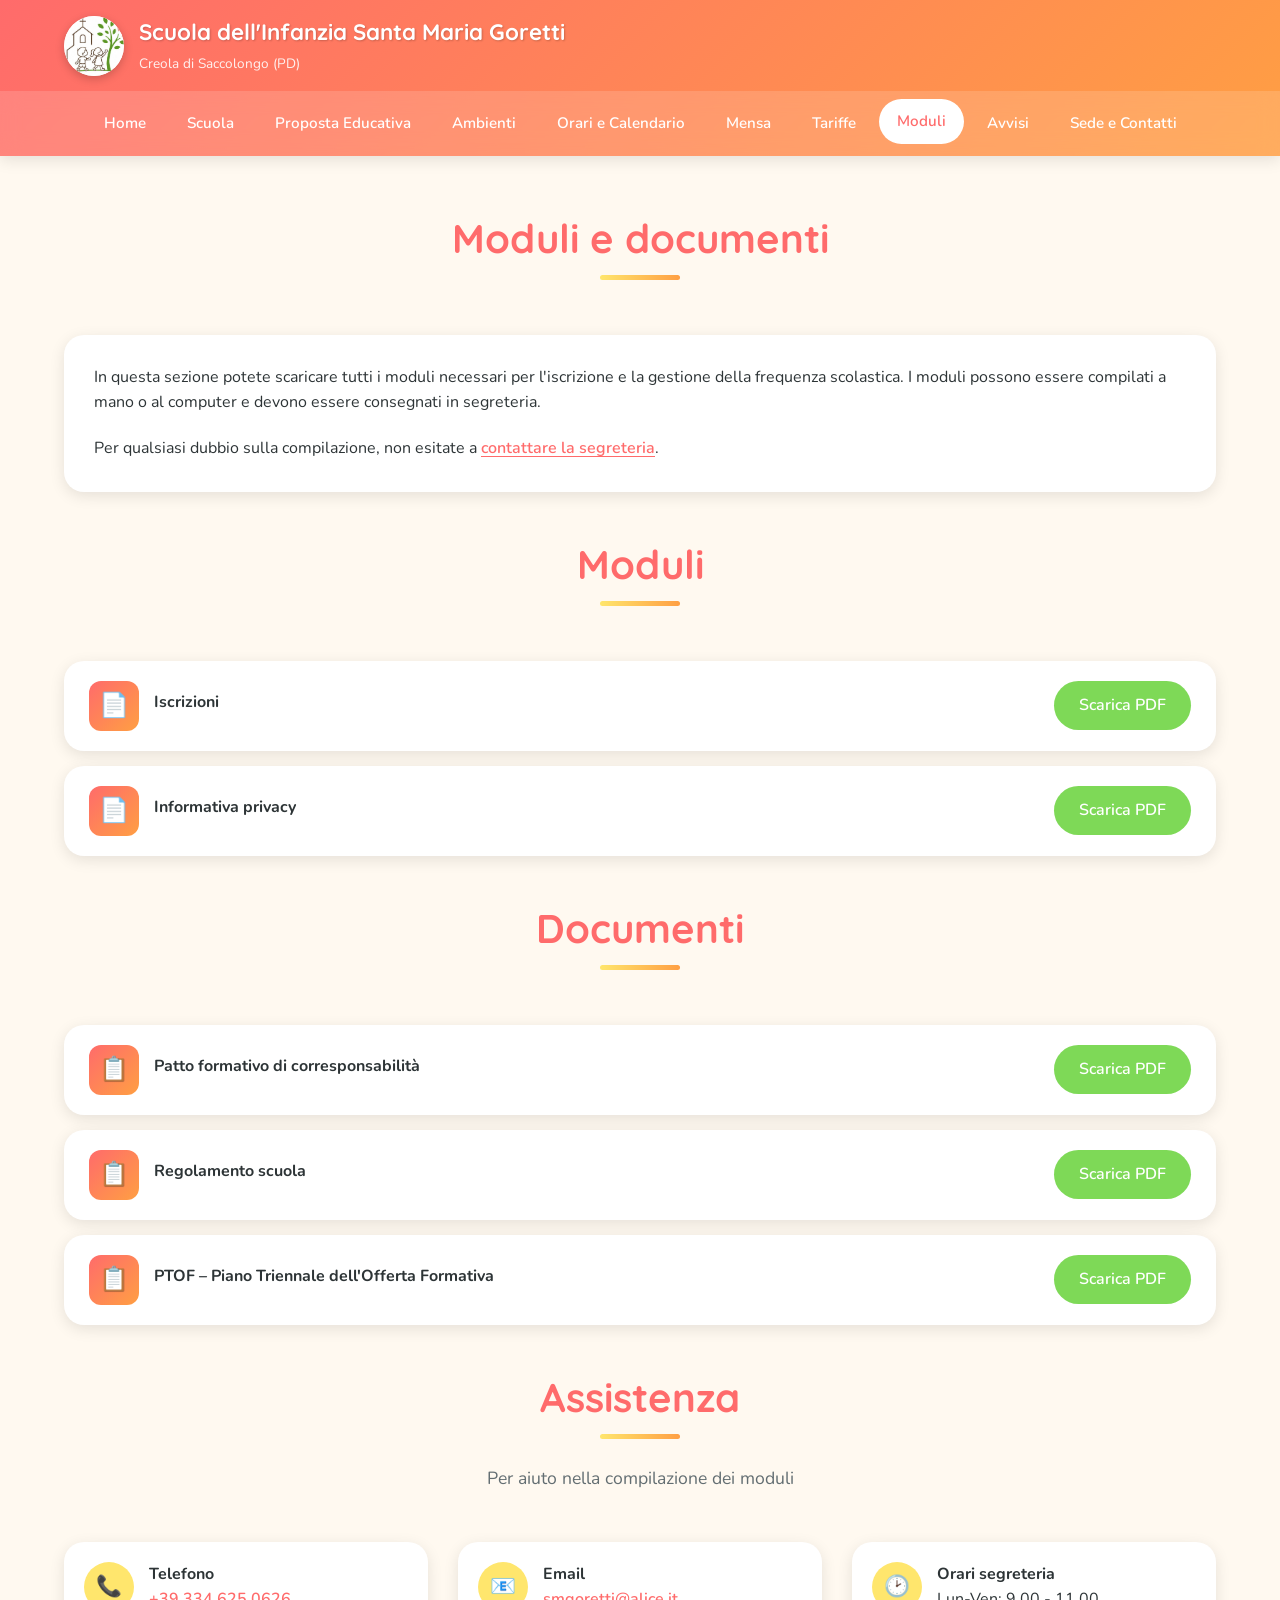
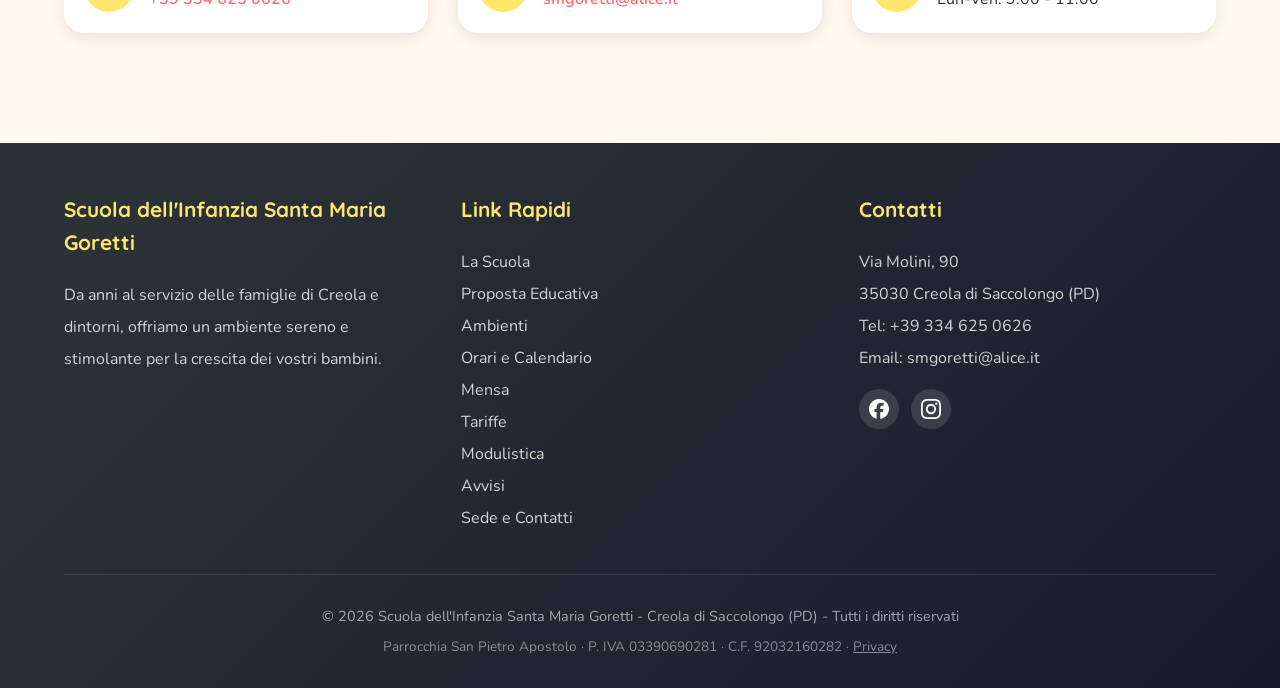
<file: moduli.html>
<!DOCTYPE html>
<html lang="it">
<head>
    <meta charset="UTF-8">
    <meta name="viewport" content="width=device-width, initial-scale=1.0">
    <meta name="description" content="Modulistica della Scuola dell'Infanzia Santa Maria Goretti a Creola di Saccolongo (Padova). Moduli di iscrizione, deleghe e documenti scaricabili.">
    <!-- MODULI NASCOSTI: pagina non linkata da nessuna parte finché la scuola non fornisce
         i moduli PDF. Resta "noindex" anche dopo il lancio: rimettere content="index, follow"
         solo quando la pagina viene riattivata (cercare "MODULI NASCOSTI" in tutti i file). -->
    <meta name="robots" content="noindex, follow">
    <meta property="og:title" content="Modulistica - Scuola dell'Infanzia Santa Maria Goretti, Creola di Saccolongo (PD)">
    <meta property="og:description" content="Moduli di iscrizione e documenti scaricabili della scuola materna Santa Maria Goretti a Creola di Saccolongo (Padova).">
    <meta property="og:type" content="website">
    <meta property="og:locale" content="it_IT">
    <meta property="og:url" content="https://www.scuolainfanziacreola.it/moduli.html">
    <meta property="og:image" content="https://www.scuolainfanziacreola.it/assets/images/ambienti/facciata_scuola.jpg">
    <meta name="twitter:card" content="summary_large_image">
    <title>Moduli e iscrizioni | Scuola Infanzia Creola di Saccolongo</title>
    <link rel="canonical" href="https://www.scuolainfanziacreola.it/moduli.html">
    <link rel="icon" href="assets/images/favicon.ico" sizes="any">
    <link rel="icon" type="image/png" sizes="32x32" href="assets/images/favicon-32x32.png">
    <link rel="icon" type="image/png" sizes="16x16" href="assets/images/favicon-16x16.png">
    <link rel="apple-touch-icon" href="assets/images/apple-touch-icon.png">
    <link rel="stylesheet" href="style.css?v=8">
</head>
<body>
    <!-- Header -->
    <header>
        <div class="header-top">
            <a href="index.html" class="logo">
                <div class="logo-img">
                    <img src="assets/images/logo_scuola.jpg" alt="Logo Scuola dell'Infanzia Santa Maria Goretti">
                </div>
                <div class="logo-text">
                    <span class="logo-nome"><span class="logo-riga">Scuola&nbsp;dell'Infanzia</span> <span class="logo-riga">Santa&nbsp;Maria&nbsp;Goretti</span></span>
                    <span>Creola di Saccolongo (PD)</span>
                </div>
            </a>
            <button class="menu-toggle" onclick="toggleMenu()">&#9776;</button>
        </div>
        <nav id="main-nav">
            <ul>
                <li><a href="index.html">Home</a></li>
                <li><a href="scuola.html">Scuola</a></li>
                <li><a href="proposta_educativa.html">Proposta Educativa</a></li>
                <li><a href="ambienti.html">Ambienti</a></li>
                <li><a href="orari_calendario.html">Orari e Calendario</a></li>
                <li><a href="mensa.html">Mensa</a></li>
                <li><a href="tariffe.html">Tariffe</a></li>
                <li><a href="moduli.html" class="active">Moduli</a></li>
                <li><a href="avvisi.html">Avvisi</a></li>
                <li><a href="sede_e_contatti.html">Sede e Contatti</a></li>
            </ul>
        </nav>
    </header>

    <!-- Contenuto principale -->
    <main>
        <!-- A. Come utilizzare i moduli -->
        <section>
            <div class="page-title">
                <h1>Moduli e documenti</h1>
            </div>

            <div class="info-box">
                <p>In questa sezione potete scaricare tutti i moduli necessari per l'iscrizione e la gestione della frequenza scolastica. I moduli possono essere compilati a mano o al computer e devono essere consegnati in segreteria.</p>
                <p class="mt-20">Per qualsiasi dubbio sulla compilazione, non esitate a <a href="sede_e_contatti.html#contatti">contattare la segreteria</a>.</p>
            </div>
        </section>

        <!-- Moduli -->
        <!-- TODO: elenco provvisorio, da confermare con Paola; i file PDF non sono ancora disponibili -->
        <section class="mt-40">
            <div class="page-title">
                <h2>Moduli</h2>
            </div>

            <div class="modulo-download">
                <div class="modulo-info">
                    <div class="modulo-icon">&#128196;</div>
                    <div>
                        <h4>Iscrizioni</h4>
                    </div>
                </div>
                <a href="#" class="btn-download">Scarica PDF</a>
            </div>

            <div class="modulo-download">
                <div class="modulo-info">
                    <div class="modulo-icon">&#128196;</div>
                    <div>
                        <h4>Informativa privacy</h4>
                    </div>
                </div>
                <a href="#" class="btn-download">Scarica PDF</a>
            </div>
        </section>

        <!-- Documenti -->
        <!-- TODO: elenco provvisorio, da confermare con Paola; i file PDF non sono ancora disponibili -->
        <section class="mt-40">
            <div class="page-title">
                <h2>Documenti</h2>
            </div>

            <div class="modulo-download">
                <div class="modulo-info">
                    <div class="modulo-icon">&#128203;</div>
                    <div>
                        <h4>Patto formativo di corresponsabilità</h4>
                    </div>
                </div>
                <a href="#" class="btn-download">Scarica PDF</a>
            </div>

            <div class="modulo-download">
                <div class="modulo-info">
                    <div class="modulo-icon">&#128203;</div>
                    <div>
                        <h4>Regolamento scuola</h4>
                    </div>
                </div>
                <a href="#" class="btn-download">Scarica PDF</a>
            </div>

            <div class="modulo-download">
                <div class="modulo-info">
                    <div class="modulo-icon">&#128203;</div>
                    <div>
                        <h4>PTOF &ndash; Piano Triennale dell'Offerta Formativa</h4>
                    </div>
                </div>
                <a href="#" class="btn-download">Scarica PDF</a>
            </div>
        </section>

        <!-- Contatti -->
        <section class="mt-40">
            <div class="page-title">
                <h2>Assistenza</h2>
                <p>Per aiuto nella compilazione dei moduli</p>
            </div>

            <div class="contatti-grid">
                <div class="contatto-item">
                    <div class="contatto-icon">&#128222;</div>
                    <div>
                        <h4>Telefono</h4>
                        <p><a href="tel:+393346250626">+39 334 625 0626</a></p>
                    </div>
                </div>

                <div class="contatto-item">
                    <div class="contatto-icon">&#128231;</div>
                    <div>
                        <h4>Email</h4>
                        <p><a href="mailto:smgoretti@alice.it">smgoretti@alice.it</a></p>
                    </div>
                </div>

                <div class="contatto-item">
                    <div class="contatto-icon">&#128337;</div>
                    <div>
                        <h4>Orari segreteria</h4>
                        <p>Lun-Ven: 9.00 - 11.00</p>
                    </div>
                </div>
            </div>
        </section>
    </main>

    <!-- Footer -->
    <footer>
        <div class="footer-content">
            <div class="footer-section">
                <h4>Scuola dell'Infanzia Santa Maria Goretti</h4>
                <p>Da anni al servizio delle famiglie di Creola e dintorni, offriamo un ambiente sereno e stimolante per la crescita dei vostri bambini.</p>
            </div>

            <div class="footer-section">
                <h4>Link Rapidi</h4>
                <a href="scuola.html">La Scuola</a><br>
                <a href="proposta_educativa.html">Proposta Educativa</a><br>
                <a href="ambienti.html">Ambienti</a><br>
                <a href="orari_calendario.html">Orari e Calendario</a><br>
                <a href="mensa.html">Mensa</a><br>
                <a href="tariffe.html">Tariffe</a><br>
                <a href="moduli.html">Modulistica</a><br>
                <a href="avvisi.html">Avvisi</a><br>
                <a href="sede_e_contatti.html">Sede e Contatti</a>
            </div>

            <div class="footer-section">
                <h4>Contatti</h4>
                <p>Via Molini, 90<br>
                35030 Creola di Saccolongo (PD)<br>
                Tel: <a href="tel:+393346250626">+39 334 625 0626</a><br>
                Email: <a href="mailto:smgoretti@alice.it">smgoretti@alice.it</a></p>
                <div class="footer-social">
                    <a href="https://www.facebook.com/infanziacreola/" class="social-facebook" target="_blank" rel="noopener" aria-label="Seguici su Facebook">
                        <svg viewBox="0 0 24 24" role="img" aria-hidden="true" focusable="false">
                            <path d="M9.101 23.691v-7.98H6.627v-3.667h2.474v-1.58c0-4.085 1.848-5.978 5.858-5.978.401 0 .955.042 1.468.103a8.68 8.68 0 0 1 1.141.195v3.325a8.623 8.623 0 0 0-.653-.036 26.805 26.805 0 0 0-.733-.009c-.707 0-1.259.096-1.675.309a1.686 1.686 0 0 0-.679.622c-.258.42-.374.995-.374 1.752v1.297h3.919l-.386 2.103-.287 1.564h-3.246v8.245C19.396 23.238 24 18.179 24 12.044c0-6.627-5.373-12-12-12s-12 5.373-12 12c0 5.628 3.874 10.35 9.101 11.647Z"/>
                        </svg>
                    </a>
                    <a href="https://www.instagram.com/scuola_infanzia_smgoretti" class="social-instagram" target="_blank" rel="noopener" aria-label="Seguici su Instagram">
                        <svg viewBox="0 0 24 24" role="img" aria-hidden="true" focusable="false">
                            <path d="M12 0C8.74 0 8.333.015 7.053.072 5.775.132 4.905.333 4.14.63c-.789.306-1.459.717-2.126 1.384S.935 3.35.63 4.14C.333 4.905.131 5.775.072 7.053.012 8.333 0 8.74 0 12s.015 3.667.072 4.947c.06 1.277.261 2.148.558 2.913.306.788.717 1.459 1.384 2.126.667.666 1.336 1.079 2.126 1.384.766.296 1.636.499 2.913.558C8.333 23.988 8.74 24 12 24s3.667-.015 4.947-.072c1.277-.06 2.148-.262 2.913-.558.788-.306 1.459-.718 2.126-1.384.666-.667 1.079-1.335 1.384-2.126.296-.765.499-1.636.558-2.913.06-1.28.072-1.687.072-4.947s-.015-3.667-.072-4.947c-.06-1.277-.262-2.149-.558-2.913-.306-.789-.718-1.459-1.384-2.126C21.319 1.347 20.651.935 19.86.63c-.765-.297-1.636-.499-2.913-.558C15.667.012 15.26 0 12 0zm0 2.16c3.203 0 3.585.016 4.85.071 1.17.055 1.805.249 2.227.415.562.217.96.477 1.382.896.419.42.679.819.896 1.381.164.422.36 1.057.413 2.227.057 1.266.07 1.646.07 4.85s-.015 3.585-.074 4.85c-.061 1.17-.256 1.805-.421 2.227-.224.562-.479.96-.899 1.382-.419.419-.824.679-1.38.896-.42.164-1.065.36-2.235.413-1.274.057-1.649.07-4.859.07-3.211 0-3.586-.015-4.859-.074-1.171-.061-1.816-.256-2.236-.421-.569-.224-.96-.479-1.379-.899-.421-.419-.69-.824-.9-1.38-.165-.42-.359-1.065-.42-2.235-.045-1.26-.061-1.649-.061-4.844 0-3.196.016-3.586.061-4.861.061-1.17.255-1.814.42-2.234.21-.57.479-.96.9-1.381.419-.419.81-.689 1.379-.898.42-.166 1.051-.361 2.221-.421 1.275-.045 1.65-.06 4.859-.06l.045.03zm0 3.678a6.162 6.162 0 100 12.324 6.162 6.162 0 000-12.324zM12 16c-2.21 0-4-1.79-4-4s1.79-4 4-4 4 1.79 4 4-1.79 4-4 4zm7.846-10.405a1.441 1.441 0 01-2.881 0 1.44 1.44 0 012.881 0z"/>
                        </svg>
                    </a>
                </div>
            </div>
        </div>

        <div class="footer-bottom">
            <p>&copy; <span id="anno-corrente">2026</span> Scuola dell'Infanzia Santa Maria Goretti - Creola di Saccolongo (PD) - Tutti i diritti riservati</p>
            <p class="footer-dati-fiscali">Parrocchia San Pietro Apostolo &middot; P. IVA 03390690281 &middot; C.F. 92032160282 &middot; <a href="privacy.html" style="color: inherit;">Privacy</a></p>
        </div>
    </footer>

    <script>
        function toggleMenu() {
            document.getElementById('main-nav').classList.toggle('active');
        }

        // Anno del copyright sempre aggiornato; il valore scritto nell'HTML
        // resta come riserva se JavaScript non è disponibile.
        (function () {
            var anno = document.getElementById('anno-corrente');
            if (anno) anno.textContent = new Date().getFullYear();
        })();
    </script>
</body>
</html>
</file>
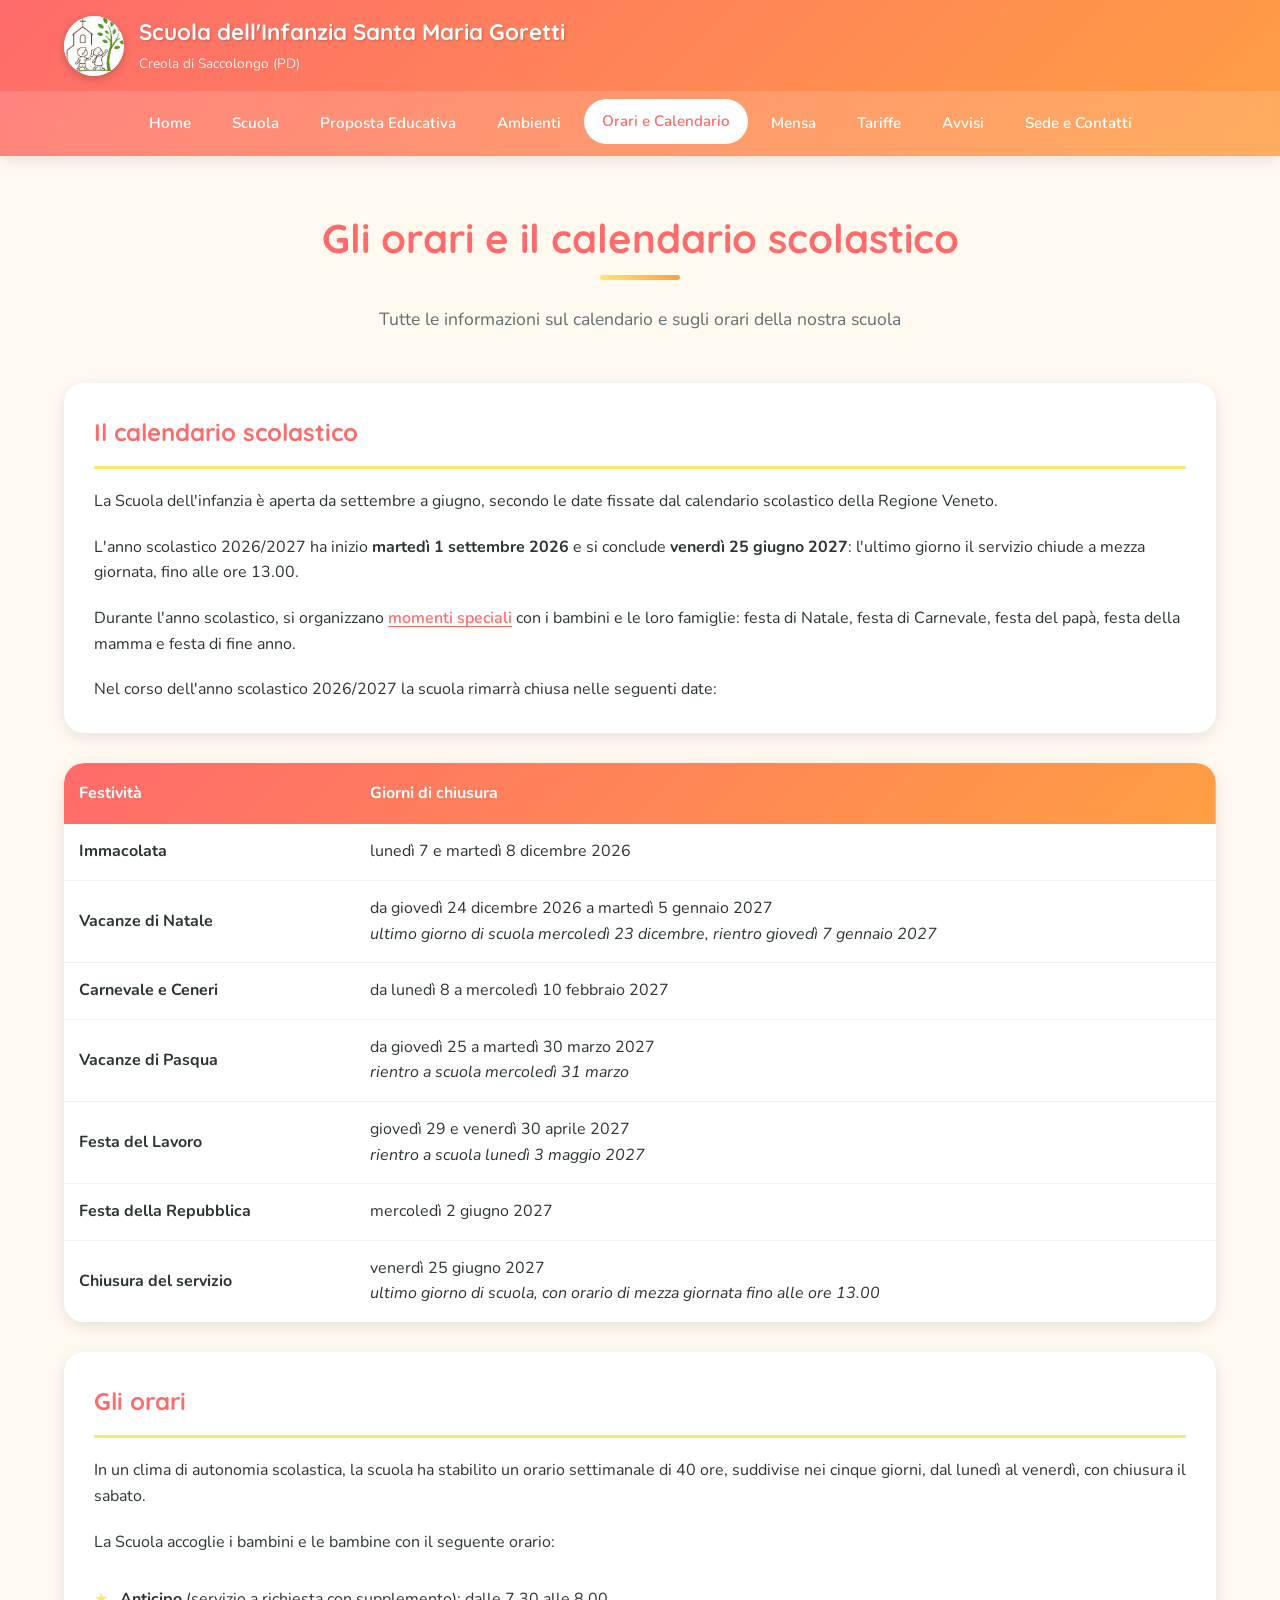
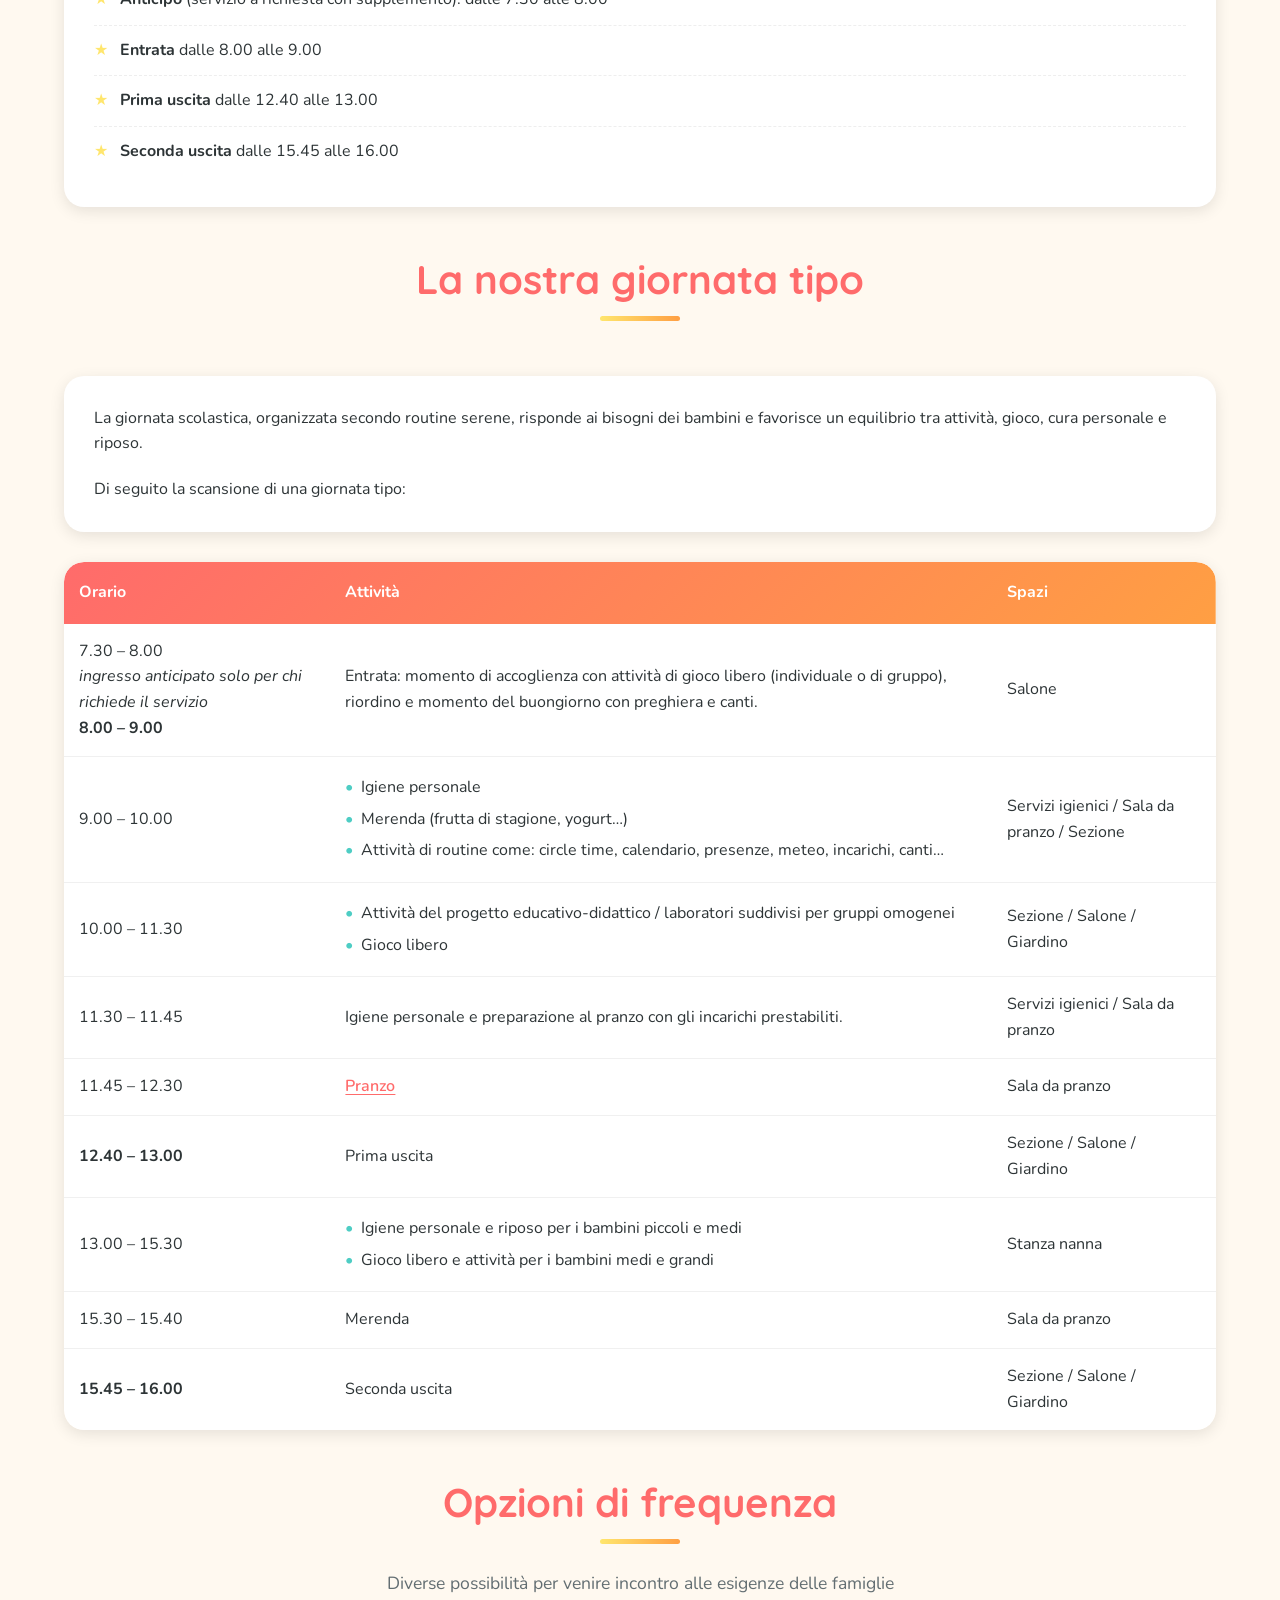
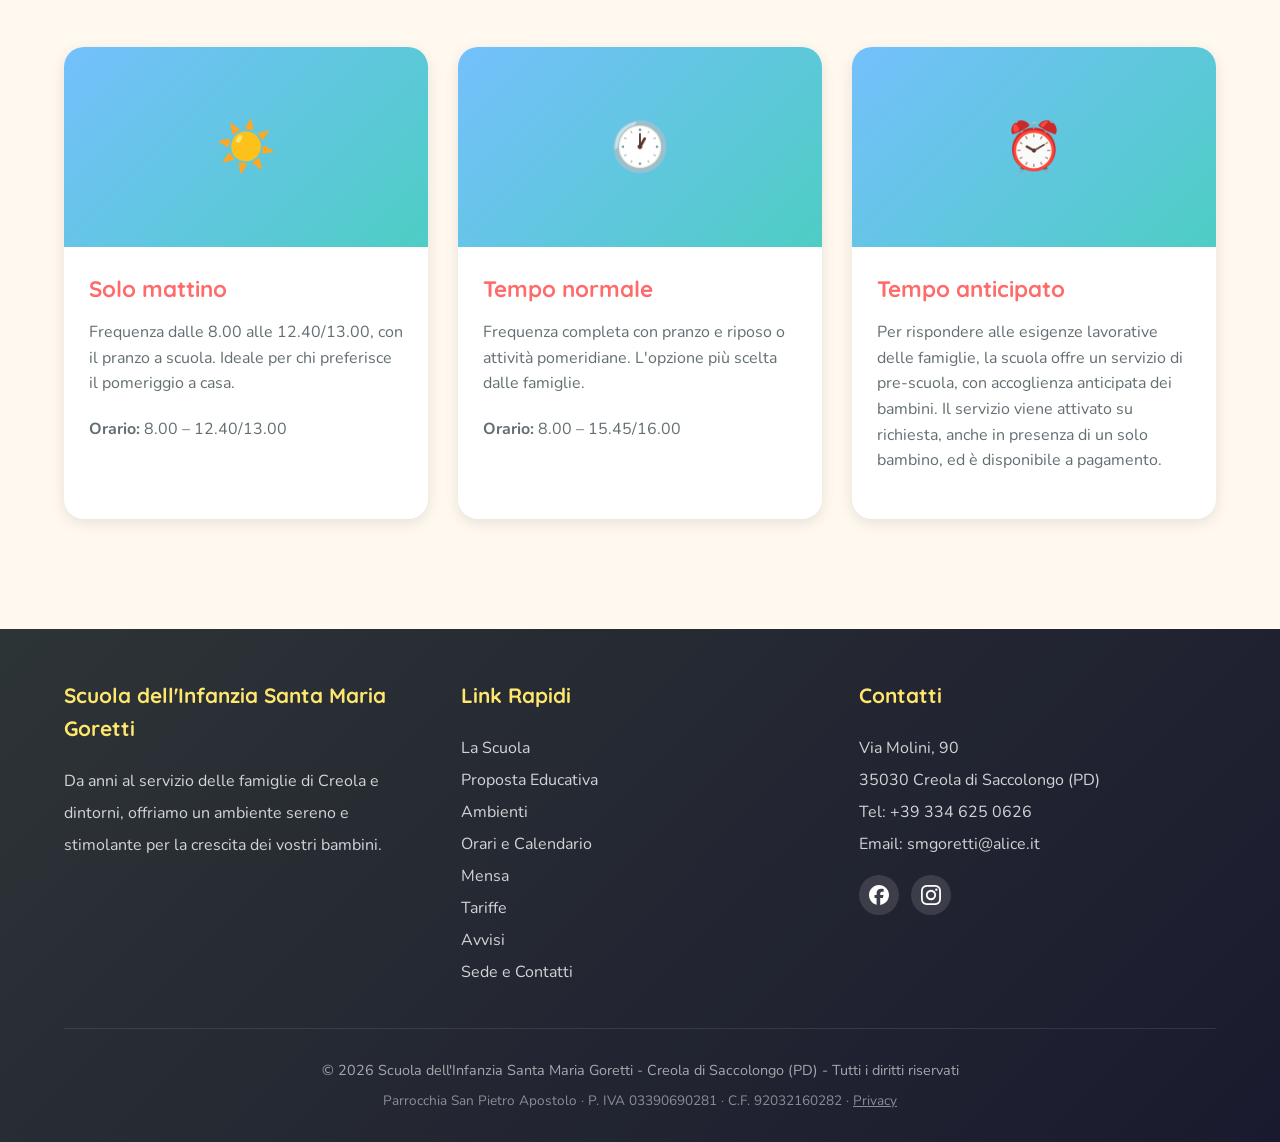
<file: orari_calendario.html>
<!DOCTYPE html>
<html lang="it">
<head>
    <meta charset="UTF-8">
    <meta name="viewport" content="width=device-width, initial-scale=1.0">
    <meta name="description" content="Orari e calendario scolastico della Scuola dell'Infanzia Santa Maria Goretti a Creola di Saccolongo (Padova). Entrata, uscite, giornata tipo e opzioni di frequenza.">
    <meta name="robots" content="index, follow">
    <meta property="og:title" content="Orari e Calendario - Scuola dell'Infanzia Santa Maria Goretti, Creola di Saccolongo (PD)">
    <meta property="og:description" content="Orari di entrata e uscita, giornata tipo e opzioni di frequenza della scuola materna Santa Maria Goretti a Creola di Saccolongo (Padova).">
    <meta property="og:type" content="website">
    <meta property="og:locale" content="it_IT">
    <meta property="og:url" content="https://www.scuolainfanziacreola.it/orari_calendario.html">
    <meta property="og:image" content="https://www.scuolainfanziacreola.it/assets/images/ambienti/aula_rossa.jpg">
    <meta name="twitter:card" content="summary_large_image">
    <title>Orari e calendario | Scuola Infanzia Creola (Saccolongo)</title>
    <link rel="canonical" href="https://www.scuolainfanziacreola.it/orari_calendario.html">
    <link rel="icon" href="assets/images/favicon.ico" sizes="any">
    <link rel="icon" type="image/png" sizes="32x32" href="assets/images/favicon-32x32.png">
    <link rel="icon" type="image/png" sizes="16x16" href="assets/images/favicon-16x16.png">
    <link rel="apple-touch-icon" href="assets/images/apple-touch-icon.png">
    <link rel="stylesheet" href="style.css?v=8">
</head>
<body>
    <!-- Header -->
    <header>
        <div class="header-top">
            <a href="index.html" class="logo">
                <div class="logo-img">
                    <img src="assets/images/logo_scuola.jpg" alt="Logo Scuola dell'Infanzia Santa Maria Goretti">
                </div>
                <div class="logo-text">
                    <span class="logo-nome"><span class="logo-riga">Scuola&nbsp;dell'Infanzia</span> <span class="logo-riga">Santa&nbsp;Maria&nbsp;Goretti</span></span>
                    <span>Creola di Saccolongo (PD)</span>
                </div>
            </a>
            <button class="menu-toggle" onclick="toggleMenu()">&#9776;</button>
        </div>
        <nav id="main-nav">
            <ul>
                <li><a href="index.html">Home</a></li>
                <li><a href="scuola.html">Scuola</a></li>
                <li><a href="proposta_educativa.html">Proposta Educativa</a></li>
                <li><a href="ambienti.html">Ambienti</a></li>
                <li><a href="orari_calendario.html" class="active">Orari e Calendario</a></li>
                <li><a href="mensa.html">Mensa</a></li>
                <li><a href="tariffe.html">Tariffe</a></li>
                <!-- MODULI NASCOSTI: <li><a href="moduli.html">Moduli</a></li> -->
                <li><a href="avvisi.html">Avvisi</a></li>
                <li><a href="sede_e_contatti.html">Sede e Contatti</a></li>
            </ul>
        </nav>
    </header>

    <!-- Contenuto principale -->
    <main>
        <section class="page-title">
            <h1>Gli orari e il calendario scolastico</h1>
            <p>Tutte le informazioni sul calendario e sugli orari della nostra scuola</p>
        </section>

        <!-- A. Gli orari e il calendario scolastico -->
        <section>
            <div class="info-box" id="calendario">
                <h3>Il calendario scolastico</h3>
                <p>La Scuola dell'infanzia è aperta da settembre a giugno, secondo le date fissate dal calendario scolastico della Regione Veneto.</p>
                <p class="mt-20">L'anno scolastico 2026/2027 ha inizio <strong>martedì 1 settembre 2026</strong> e si conclude <strong>venerdì 25 giugno 2027</strong>: l'ultimo giorno il servizio chiude a mezza giornata, fino alle ore 13.00.</p>
                <p class="mt-20">Durante l'anno scolastico, si organizzano <a href="avvisi.html">momenti speciali</a> con i bambini e le loro famiglie: festa di Natale, festa di Carnevale, festa del papà, festa della mamma e festa di fine anno.</p>
                <p class="mt-20">Nel corso dell'anno scolastico 2026/2027 la scuola rimarrà chiusa nelle seguenti date:</p>
            </div>

            <div class="tabella-scroll">
                <table class="tabella">
                    <thead>
                    <tr>
                        <th>Festività</th>
                        <th>Giorni di chiusura</th>
                    </tr>
                    </thead>
                    <tbody>
                    <tr>
                        <td><strong>Immacolata</strong></td>
                        <td>lunedì 7 e martedì 8 dicembre 2026</td>
                    </tr>
                    <tr>
                        <td><strong>Vacanze di Natale</strong></td>
                        <td>
                            da giovedì 24 dicembre 2026 a martedì 5 gennaio 2027<br>
                            <em>ultimo giorno di scuola mercoledì 23 dicembre, rientro giovedì 7 gennaio 2027</em>
                        </td>
                    </tr>
                    <tr>
                        <td><strong>Carnevale e Ceneri</strong></td>
                        <td>da lunedì 8 a mercoledì 10 febbraio 2027</td>
                    </tr>
                    <tr>
                        <td><strong>Vacanze di Pasqua</strong></td>
                        <td>
                            da giovedì 25 a martedì 30 marzo 2027<br>
                            <em>rientro a scuola mercoledì 31 marzo</em>
                        </td>
                    </tr>
                    <tr>
                        <td><strong>Festa del Lavoro</strong></td>
                        <td>
                            giovedì 29 e venerdì 30 aprile 2027<br>
                            <em>rientro a scuola lunedì 3 maggio 2027</em>
                        </td>
                    </tr>
                    <tr>
                        <td><strong>Festa della Repubblica</strong></td>
                        <td>mercoledì 2 giugno 2027</td>
                    </tr>
                    <tr>
                        <td><strong>Chiusura del servizio</strong></td>
                        <td>
                            venerdì 25 giugno 2027<br>
                            <em>ultimo giorno di scuola, con orario di mezza giornata fino alle ore 13.00</em>
                        </td>
                    </tr>
                    </tbody>
                </table>
            </div>

            <div class="info-box" id="orari">
                <h3>Gli orari</h3>
                <p>In un clima di autonomia scolastica, la scuola ha stabilito un orario settimanale di 40 ore, suddivise nei cinque giorni, dal lunedì al venerdì, con chiusura il sabato.</p>
                <p class="mt-20">La Scuola accoglie i bambini e le bambine con il seguente orario:</p>
                <ul class="mt-20">
                    <li><strong>Anticipo</strong> (servizio a richiesta con supplemento): dalle 7.30 alle 8.00</li>
                    <li><strong>Entrata</strong> dalle 8.00 alle 9.00</li>
                    <li><strong>Prima uscita</strong> dalle 12.40 alle 13.00</li>
                    <li><strong>Seconda uscita</strong> dalle 15.45 alle 16.00</li>
                </ul>
            </div>
        </section>

        <!-- B. La nostra giornata tipo -->
        <section class="mt-40">
            <div class="page-title">
                <h2>La nostra giornata tipo</h2>
            </div>

            <div class="info-box">
                <p>La giornata scolastica, organizzata secondo routine serene, risponde ai bisogni dei bambini e favorisce un equilibrio tra attività, gioco, cura personale e riposo.</p>
                <p class="mt-20">Di seguito la scansione di una giornata tipo:</p>
            </div>

            <div class="tabella-scroll">
            <table class="tabella">
                <thead>
                    <tr>
                        <th>Orario</th>
                        <th>Attività</th>
                        <th>Spazi</th>
                    </tr>
                </thead>
                <tbody>
                    <tr>
                        <td>
                            7.30 &ndash; 8.00<br>
                            <em>ingresso anticipato solo per chi richiede il servizio</em><br>
                            <strong>8.00 &ndash; 9.00</strong>
                        </td>
                        <td>Entrata: momento di accoglienza con attività di gioco libero (individuale o di gruppo), riordino e momento del buongiorno con preghiera e canti.</td>
                        <td>Salone</td>
                    </tr>
                    <tr>
                        <td>9.00 &ndash; 10.00</td>
                        <td>
                            <ul>
                                <li>Igiene personale</li>
                                <li>Merenda (frutta di stagione, yogurt&hellip;)</li>
                                <li>Attività di routine come: circle time, calendario, presenze, meteo, incarichi, canti&hellip;</li>
                            </ul>
                        </td>
                        <td>Servizi igienici / Sala da pranzo / Sezione</td>
                    </tr>
                    <tr>
                        <td>10.00 &ndash; 11.30</td>
                        <td>
                            <ul>
                                <li>Attività del progetto educativo-didattico / laboratori suddivisi per gruppi omogenei</li>
                                <li>Gioco libero</li>
                            </ul>
                        </td>
                        <td>Sezione / Salone / Giardino</td>
                    </tr>
                    <tr>
                        <td>11.30 &ndash; 11.45</td>
                        <td>Igiene personale e preparazione al pranzo con gli incarichi prestabiliti.</td>
                        <td>Servizi igienici / Sala da pranzo</td>
                    </tr>
                    <tr>
                        <td>11.45 &ndash; 12.30</td>
                        <td><a href="mensa.html">Pranzo</a></td>
                        <td>Sala da pranzo</td>
                    </tr>
                    <tr>
                        <td><strong>12.40 &ndash; 13.00</strong></td>
                        <td>Prima uscita</td>
                        <td>Sezione / Salone / Giardino</td>
                    </tr>
                    <tr>
                        <td>13.00 &ndash; 15.30</td>
                        <td>
                            <ul>
                                <li>Igiene personale e riposo per i bambini piccoli e medi</li>
                                <li>Gioco libero e attività per i bambini medi e grandi</li>
                            </ul>
                        </td>
                        <td>Stanza nanna</td>
                    </tr>
                    <tr>
                        <td>15.30 &ndash; 15.40</td>
                        <td>Merenda</td>
                        <td>Sala da pranzo</td>
                    </tr>
                    <tr>
                        <td><strong>15.45 &ndash; 16.00</strong></td>
                        <td>Seconda uscita</td>
                        <td>Sezione / Salone / Giardino</td>
                    </tr>
                </tbody>
            </table>
            </div>
        </section>

        <!-- C. Opzioni di frequenza -->
        <section class="mt-40">
            <div class="page-title">
                <h2>Opzioni di frequenza</h2>
                <p>Diverse possibilità per venire incontro alle esigenze delle famiglie</p>
            </div>

            <div class="cards-grid">
                <article class="card">
                    <div class="card-img placeholder-img">&#9728;&#65039;</div>
                    <div class="card-content">
                        <h3>Solo mattino</h3>
                        <p>Frequenza dalle 8.00 alle 12.40/13.00, con il pranzo a scuola. Ideale per chi preferisce il pomeriggio a casa.</p>
                        <p class="mt-20"><strong>Orario:</strong> 8.00 &ndash; 12.40/13.00</p>
                    </div>
                </article>

                <article class="card">
                    <div class="card-img placeholder-img">&#128336;</div>
                    <div class="card-content">
                        <h3>Tempo normale</h3>
                        <p>Frequenza completa con pranzo e riposo o attività pomeridiane. L'opzione più scelta dalle famiglie.</p>
                        <p class="mt-20"><strong>Orario:</strong> 8.00 &ndash; 15.45/16.00</p>
                    </div>
                </article>

                <article class="card">
                    <div class="card-img placeholder-img">&#9200;</div>
                    <div class="card-content">
                        <h3>Tempo anticipato</h3>
                        <p>Per rispondere alle esigenze lavorative delle famiglie, la scuola offre un servizio di pre-scuola, con accoglienza anticipata dei bambini. Il servizio viene attivato su richiesta, anche in presenza di un solo bambino, ed è disponibile a pagamento.</p>
                    </div>
                </article>
            </div>
        </section>
    </main>

    <!-- Footer -->
    <footer>
        <div class="footer-content">
            <div class="footer-section">
                <h4>Scuola dell'Infanzia Santa Maria Goretti</h4>
                <p>Da anni al servizio delle famiglie di Creola e dintorni, offriamo un ambiente sereno e stimolante per la crescita dei vostri bambini.</p>
            </div>

            <div class="footer-section">
                <h4>Link Rapidi</h4>
                <a href="scuola.html">La Scuola</a><br>
                <a href="proposta_educativa.html">Proposta Educativa</a><br>
                <a href="ambienti.html">Ambienti</a><br>
                <a href="orari_calendario.html">Orari e Calendario</a><br>
                <a href="mensa.html">Mensa</a><br>
                <a href="tariffe.html">Tariffe</a><br>
                <!-- MODULI NASCOSTI: <a href="moduli.html">Modulistica</a><br> -->
                <a href="avvisi.html">Avvisi</a><br>
                <a href="sede_e_contatti.html">Sede e Contatti</a>
            </div>

            <div class="footer-section">
                <h4>Contatti</h4>
                <p>Via Molini, 90<br>
                35030 Creola di Saccolongo (PD)<br>
                Tel: <a href="tel:+393346250626">+39 334 625 0626</a><br>
                Email: <a href="mailto:smgoretti@alice.it">smgoretti@alice.it</a></p>
                <div class="footer-social">
                    <a href="https://www.facebook.com/infanziacreola/" class="social-facebook" target="_blank" rel="noopener" aria-label="Seguici su Facebook">
                        <svg viewBox="0 0 24 24" role="img" aria-hidden="true" focusable="false">
                            <path d="M9.101 23.691v-7.98H6.627v-3.667h2.474v-1.58c0-4.085 1.848-5.978 5.858-5.978.401 0 .955.042 1.468.103a8.68 8.68 0 0 1 1.141.195v3.325a8.623 8.623 0 0 0-.653-.036 26.805 26.805 0 0 0-.733-.009c-.707 0-1.259.096-1.675.309a1.686 1.686 0 0 0-.679.622c-.258.42-.374.995-.374 1.752v1.297h3.919l-.386 2.103-.287 1.564h-3.246v8.245C19.396 23.238 24 18.179 24 12.044c0-6.627-5.373-12-12-12s-12 5.373-12 12c0 5.628 3.874 10.35 9.101 11.647Z"/>
                        </svg>
                    </a>
                    <a href="https://www.instagram.com/scuola_infanzia_smgoretti" class="social-instagram" target="_blank" rel="noopener" aria-label="Seguici su Instagram">
                        <svg viewBox="0 0 24 24" role="img" aria-hidden="true" focusable="false">
                            <path d="M12 0C8.74 0 8.333.015 7.053.072 5.775.132 4.905.333 4.14.63c-.789.306-1.459.717-2.126 1.384S.935 3.35.63 4.14C.333 4.905.131 5.775.072 7.053.012 8.333 0 8.74 0 12s.015 3.667.072 4.947c.06 1.277.261 2.148.558 2.913.306.788.717 1.459 1.384 2.126.667.666 1.336 1.079 2.126 1.384.766.296 1.636.499 2.913.558C8.333 23.988 8.74 24 12 24s3.667-.015 4.947-.072c1.277-.06 2.148-.262 2.913-.558.788-.306 1.459-.718 2.126-1.384.666-.667 1.079-1.335 1.384-2.126.296-.765.499-1.636.558-2.913.06-1.28.072-1.687.072-4.947s-.015-3.667-.072-4.947c-.06-1.277-.262-2.149-.558-2.913-.306-.789-.718-1.459-1.384-2.126C21.319 1.347 20.651.935 19.86.63c-.765-.297-1.636-.499-2.913-.558C15.667.012 15.26 0 12 0zm0 2.16c3.203 0 3.585.016 4.85.071 1.17.055 1.805.249 2.227.415.562.217.96.477 1.382.896.419.42.679.819.896 1.381.164.422.36 1.057.413 2.227.057 1.266.07 1.646.07 4.85s-.015 3.585-.074 4.85c-.061 1.17-.256 1.805-.421 2.227-.224.562-.479.96-.899 1.382-.419.419-.824.679-1.38.896-.42.164-1.065.36-2.235.413-1.274.057-1.649.07-4.859.07-3.211 0-3.586-.015-4.859-.074-1.171-.061-1.816-.256-2.236-.421-.569-.224-.96-.479-1.379-.899-.421-.419-.69-.824-.9-1.38-.165-.42-.359-1.065-.42-2.235-.045-1.26-.061-1.649-.061-4.844 0-3.196.016-3.586.061-4.861.061-1.17.255-1.814.42-2.234.21-.57.479-.96.9-1.381.419-.419.81-.689 1.379-.898.42-.166 1.051-.361 2.221-.421 1.275-.045 1.65-.06 4.859-.06l.045.03zm0 3.678a6.162 6.162 0 100 12.324 6.162 6.162 0 000-12.324zM12 16c-2.21 0-4-1.79-4-4s1.79-4 4-4 4 1.79 4 4-1.79 4-4 4zm7.846-10.405a1.441 1.441 0 01-2.881 0 1.44 1.44 0 012.881 0z"/>
                        </svg>
                    </a>
                </div>
            </div>
        </div>

        <div class="footer-bottom">
            <p>&copy; <span id="anno-corrente">2026</span> Scuola dell'Infanzia Santa Maria Goretti - Creola di Saccolongo (PD) - Tutti i diritti riservati</p>
            <p class="footer-dati-fiscali">Parrocchia San Pietro Apostolo &middot; P. IVA 03390690281 &middot; C.F. 92032160282 &middot; <a href="privacy.html" style="color: inherit;">Privacy</a></p>
        </div>
    </footer>

    <script>
        function toggleMenu() {
            document.getElementById('main-nav').classList.toggle('active');
        }

        // Anno del copyright sempre aggiornato; il valore scritto nell'HTML
        // resta come riserva se JavaScript non è disponibile.
        (function () {
            var anno = document.getElementById('anno-corrente');
            if (anno) anno.textContent = new Date().getFullYear();
        })();
    </script>
</body>
</html>
</file>
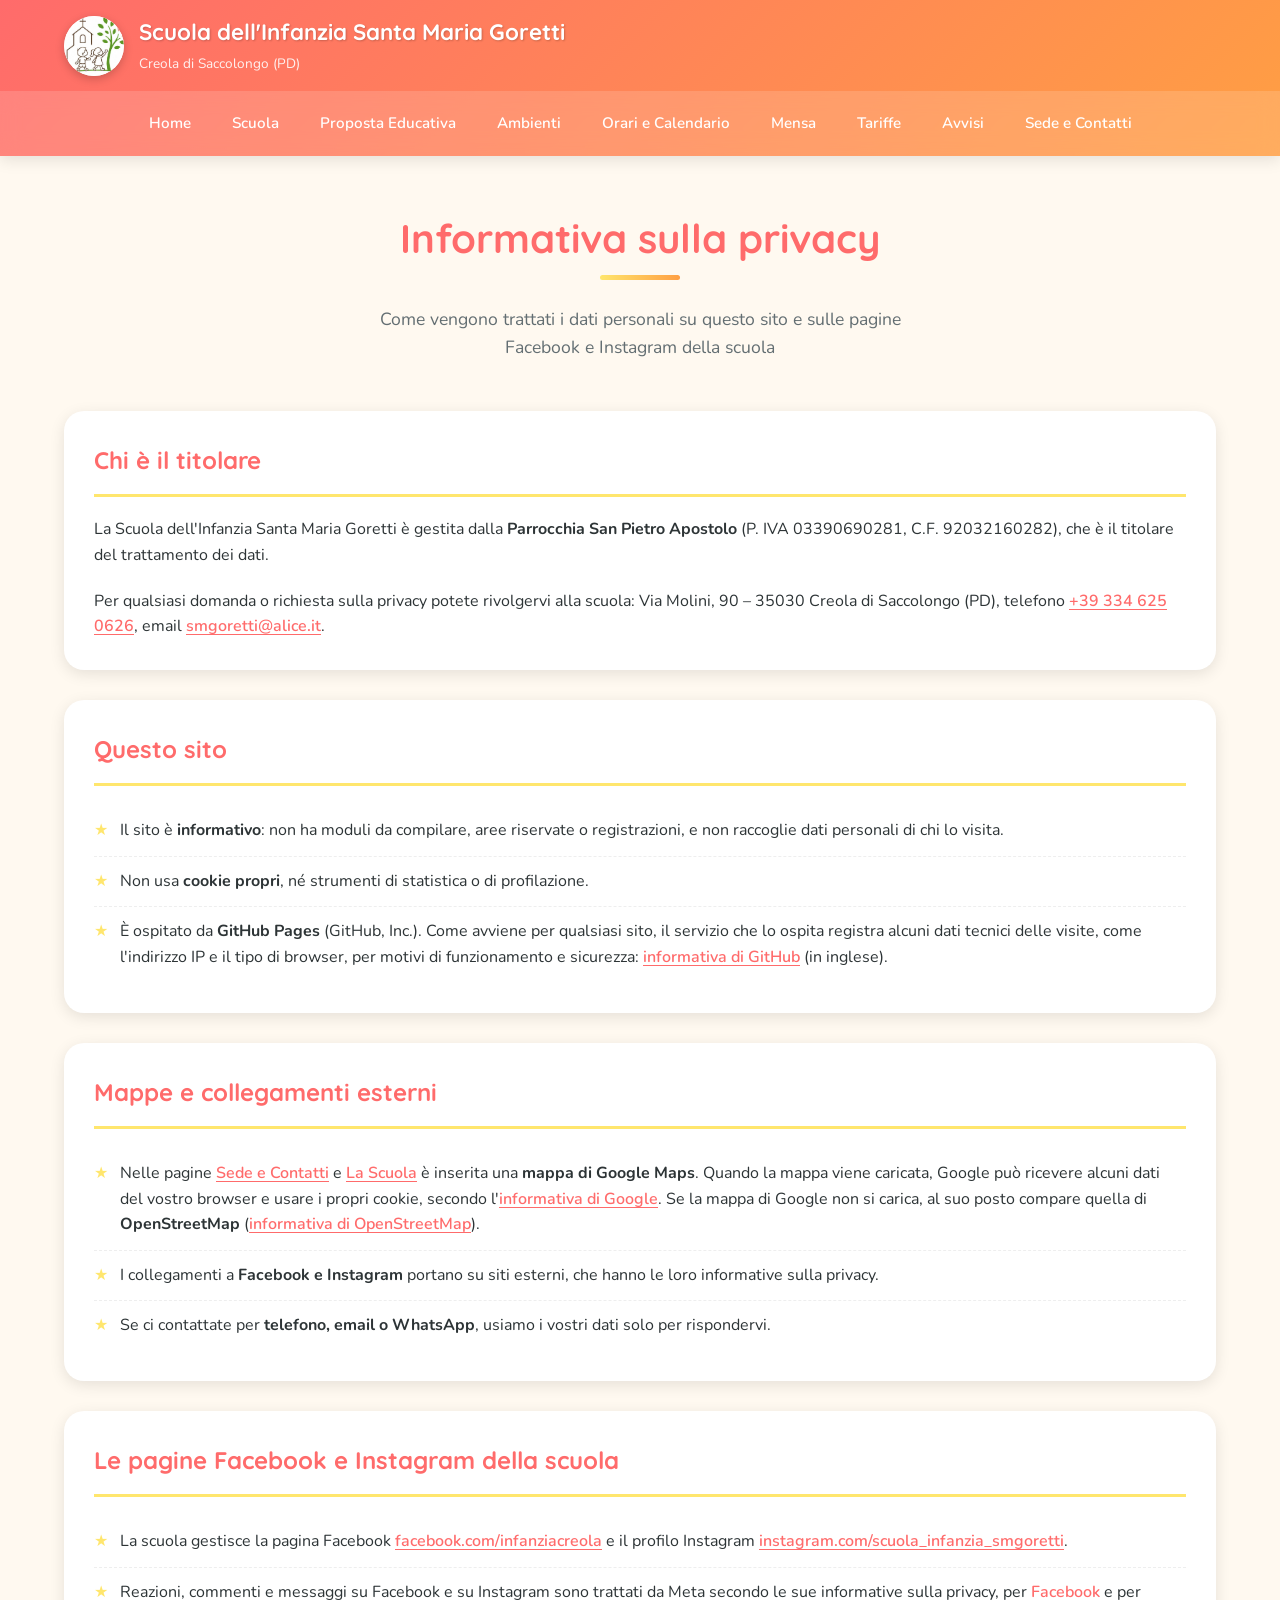
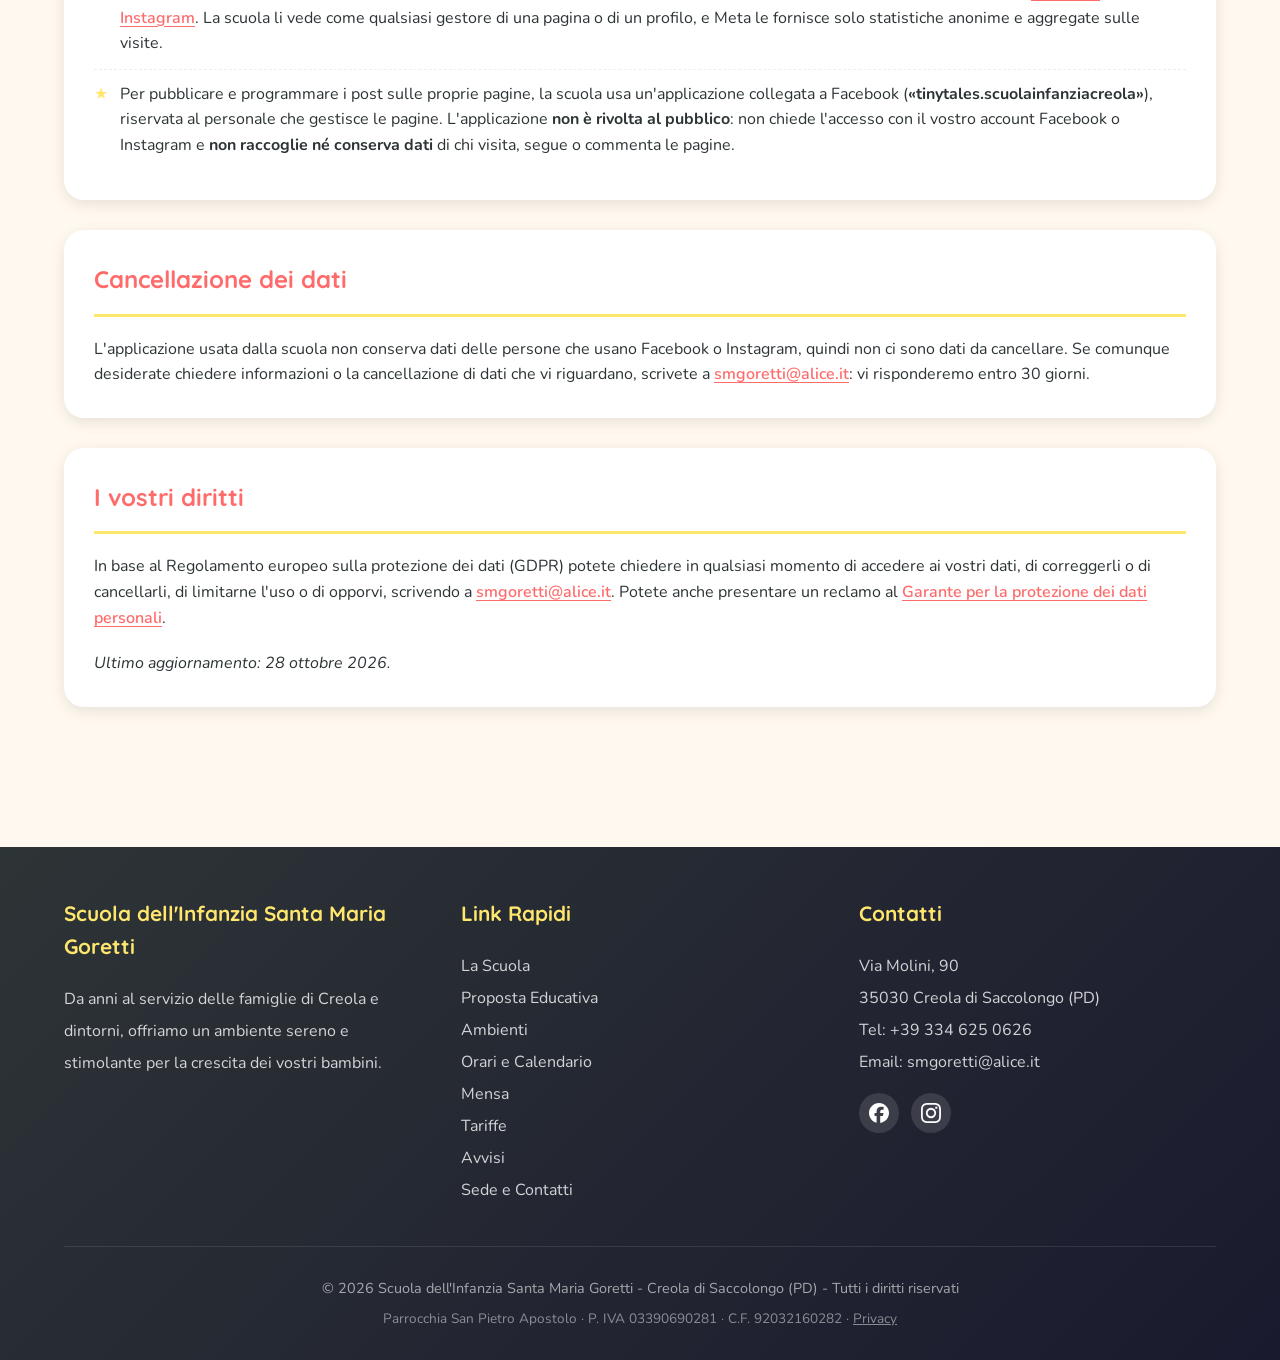
<file: privacy.html>
<!DOCTYPE html>
<html lang="it">
<head>
    <meta charset="UTF-8">
    <meta name="viewport" content="width=device-width, initial-scale=1.0">
    <meta name="description" content="Informativa sulla privacy del sito e delle pagine Facebook e Instagram della Scuola dell'Infanzia Santa Maria Goretti di Creola di Saccolongo (Padova).">
    <meta name="robots" content="noindex, follow">
    <meta property="og:title" content="Informativa sulla privacy - Scuola dell'Infanzia Santa Maria Goretti, Creola di Saccolongo (PD)">
    <meta property="og:description" content="Come vengono trattati i dati personali sul sito e sulle pagine Facebook e Instagram della Scuola dell'Infanzia Santa Maria Goretti.">
    <meta property="og:type" content="website">
    <meta property="og:locale" content="it_IT">
    <meta property="og:url" content="https://www.scuolainfanziacreola.it/privacy.html">
    <meta property="og:image" content="https://www.scuolainfanziacreola.it/assets/images/ambienti/facciata_scuola.jpg">
    <meta name="twitter:card" content="summary_large_image">
    <title>Informativa sulla privacy | Scuola Infanzia Creola di Saccolongo</title>
    <link rel="canonical" href="https://www.scuolainfanziacreola.it/privacy.html">
    <link rel="icon" href="assets/images/favicon.ico" sizes="any">
    <link rel="icon" type="image/png" sizes="32x32" href="assets/images/favicon-32x32.png">
    <link rel="icon" type="image/png" sizes="16x16" href="assets/images/favicon-16x16.png">
    <link rel="apple-touch-icon" href="assets/images/apple-touch-icon.png">
    <link rel="stylesheet" href="style.css?v=8">
</head>
<body>
    <!-- Header -->
    <header>
        <div class="header-top">
            <a href="index.html" class="logo">
                <div class="logo-img">
                    <img src="assets/images/logo_scuola.jpg" alt="Logo Scuola dell'Infanzia Santa Maria Goretti">
                </div>
                <div class="logo-text">
                    <span class="logo-nome"><span class="logo-riga">Scuola&nbsp;dell'Infanzia</span> <span class="logo-riga">Santa&nbsp;Maria&nbsp;Goretti</span></span>
                    <span>Creola di Saccolongo (PD)</span>
                </div>
            </a>
            <button class="menu-toggle" onclick="toggleMenu()">&#9776;</button>
        </div>
        <nav id="main-nav">
            <ul>
                <li><a href="index.html">Home</a></li>
                <li><a href="scuola.html">Scuola</a></li>
                <li><a href="proposta_educativa.html">Proposta Educativa</a></li>
                <li><a href="ambienti.html">Ambienti</a></li>
                <li><a href="orari_calendario.html">Orari e Calendario</a></li>
                <li><a href="mensa.html">Mensa</a></li>
                <li><a href="tariffe.html">Tariffe</a></li>
                <!-- MODULI NASCOSTI: <li><a href="moduli.html">Moduli</a></li> -->
                <li><a href="avvisi.html">Avvisi</a></li>
                <li><a href="sede_e_contatti.html">Sede e Contatti</a></li>
            </ul>
        </nav>
    </header>

    <!-- Contenuto principale -->
    <main>
        <section>
            <div class="page-title">
                <h1>Informativa sulla privacy</h1>
                <p>Come vengono trattati i dati personali su questo sito e sulle pagine Facebook e Instagram della scuola</p>
            </div>

            <div class="info-box">
                <h3>Chi è il titolare</h3>
                <p>La Scuola dell'Infanzia Santa Maria Goretti è gestita dalla <strong>Parrocchia San Pietro Apostolo</strong> (P.&nbsp;IVA 03390690281, C.F. 92032160282), che è il titolare del trattamento dei dati.</p>
                <p class="mt-20">Per qualsiasi domanda o richiesta sulla privacy potete rivolgervi alla scuola: Via Molini, 90 &ndash; 35030 Creola di Saccolongo (PD), telefono <a href="tel:+393346250626">+39 334 625 0626</a>, email <a href="mailto:smgoretti@alice.it">smgoretti@alice.it</a>.</p>
            </div>

            <div class="info-box">
                <h3>Questo sito</h3>
                <ul>
                    <li>Il sito è <strong>informativo</strong>: non ha moduli da compilare, aree riservate o registrazioni, e non raccoglie dati personali di chi lo visita.</li>
                    <li>Non usa <strong>cookie propri</strong>, né strumenti di statistica o di profilazione.</li>
                    <li>È ospitato da <strong>GitHub Pages</strong> (GitHub, Inc.). Come avviene per qualsiasi sito, il servizio che lo ospita registra alcuni dati tecnici delle visite, come l'indirizzo IP e il tipo di browser, per motivi di funzionamento e sicurezza: <a href="https://docs.github.com/en/site-policy/privacy-policies/github-general-privacy-statement" target="_blank" rel="noopener">informativa di GitHub</a> (in inglese).</li>
                </ul>
            </div>

            <div class="info-box">
                <h3>Mappe e collegamenti esterni</h3>
                <ul>
                    <li>Nelle pagine <a href="sede_e_contatti.html">Sede e Contatti</a> e <a href="scuola.html">La Scuola</a> è inserita una <strong>mappa di Google Maps</strong>. Quando la mappa viene caricata, Google può ricevere alcuni dati del vostro browser e usare i propri cookie, secondo l'<a href="https://policies.google.com/privacy?hl=it" target="_blank" rel="noopener">informativa di Google</a>. Se la mappa di Google non si carica, al suo posto compare quella di <strong>OpenStreetMap</strong> (<a href="https://osmfoundation.org/wiki/Privacy_Policy" target="_blank" rel="noopener">informativa di OpenStreetMap</a>).</li>
                    <li>I collegamenti a <strong>Facebook e Instagram</strong> portano su siti esterni, che hanno le loro informative sulla privacy.</li>
                    <li>Se ci contattate per <strong>telefono, email o WhatsApp</strong>, usiamo i vostri dati solo per rispondervi.</li>
                </ul>
            </div>

            <div class="info-box" id="social">
                <h3>Le pagine Facebook e Instagram della scuola</h3>
                <ul>
                    <li>La scuola gestisce la pagina Facebook <a href="https://www.facebook.com/infanziacreola/" target="_blank" rel="noopener">facebook.com/infanziacreola</a> e il profilo Instagram <a href="https://www.instagram.com/scuola_infanzia_smgoretti" target="_blank" rel="noopener">instagram.com/scuola_infanzia_smgoretti</a>.</li>
                    <li>Reazioni, commenti e messaggi su Facebook e su Instagram sono trattati da Meta secondo le sue informative sulla privacy, per <a href="https://www.facebook.com/privacy/policy/" target="_blank" rel="noopener">Facebook</a> e per <a href="https://privacycenter.instagram.com/policy" target="_blank" rel="noopener">Instagram</a>. La scuola li vede come qualsiasi gestore di una pagina o di un profilo, e Meta le fornisce solo statistiche anonime e aggregate sulle visite.</li>
                    <li>Per pubblicare e programmare i post sulle proprie pagine, la scuola usa un'applicazione collegata a Facebook (<strong>«tinytales.scuolainfanziacreola»</strong>), riservata al personale che gestisce le pagine. L'applicazione <strong>non è rivolta al pubblico</strong>: non chiede l'accesso con il vostro account Facebook o Instagram e <strong>non raccoglie né conserva dati</strong> di chi visita, segue o commenta le pagine.</li>
                </ul>
            </div>

            <div class="info-box" id="cancellazione-dati">
                <h3>Cancellazione dei dati</h3>
                <p>L'applicazione usata dalla scuola non conserva dati delle persone che usano Facebook o Instagram, quindi non ci sono dati da cancellare. Se comunque desiderate chiedere informazioni o la cancellazione di dati che vi riguardano, scrivete a <a href="mailto:smgoretti@alice.it">smgoretti@alice.it</a>: vi risponderemo entro 30 giorni.</p>
            </div>

            <div class="info-box">
                <h3>I vostri diritti</h3>
                <p>In base al Regolamento europeo sulla protezione dei dati (GDPR) potete chiedere in qualsiasi momento di accedere ai vostri dati, di correggerli o di cancellarli, di limitarne l'uso o di opporvi, scrivendo a <a href="mailto:smgoretti@alice.it">smgoretti@alice.it</a>. Potete anche presentare un reclamo al <a href="https://www.garanteprivacy.it/" target="_blank" rel="noopener">Garante per la protezione dei dati personali</a>.</p>
                <p class="mt-20"><em>Ultimo aggiornamento: 28 ottobre 2026.</em></p>
            </div>
        </section>
    </main>

    <!-- Footer -->
    <footer>
        <div class="footer-content">
            <div class="footer-section">
                <h4>Scuola dell'Infanzia Santa Maria Goretti</h4>
                <p>Da anni al servizio delle famiglie di Creola e dintorni, offriamo un ambiente sereno e stimolante per la crescita dei vostri bambini.</p>
            </div>

            <div class="footer-section">
                <h4>Link Rapidi</h4>
                <a href="scuola.html">La Scuola</a><br>
                <a href="proposta_educativa.html">Proposta Educativa</a><br>
                <a href="ambienti.html">Ambienti</a><br>
                <a href="orari_calendario.html">Orari e Calendario</a><br>
                <a href="mensa.html">Mensa</a><br>
                <a href="tariffe.html">Tariffe</a><br>
                <!-- MODULI NASCOSTI: <a href="moduli.html">Modulistica</a><br> -->
                <a href="avvisi.html">Avvisi</a><br>
                <a href="sede_e_contatti.html">Sede e Contatti</a>
            </div>

            <div class="footer-section">
                <h4>Contatti</h4>
                <p>Via Molini, 90<br>
                35030 Creola di Saccolongo (PD)<br>
                Tel: <a href="tel:+393346250626">+39 334 625 0626</a><br>
                Email: <a href="mailto:smgoretti@alice.it">smgoretti@alice.it</a></p>
                <div class="footer-social">
                    <a href="https://www.facebook.com/infanziacreola/" class="social-facebook" target="_blank" rel="noopener" aria-label="Seguici su Facebook">
                        <svg viewBox="0 0 24 24" role="img" aria-hidden="true" focusable="false">
                            <path d="M9.101 23.691v-7.98H6.627v-3.667h2.474v-1.58c0-4.085 1.848-5.978 5.858-5.978.401 0 .955.042 1.468.103a8.68 8.68 0 0 1 1.141.195v3.325a8.623 8.623 0 0 0-.653-.036 26.805 26.805 0 0 0-.733-.009c-.707 0-1.259.096-1.675.309a1.686 1.686 0 0 0-.679.622c-.258.42-.374.995-.374 1.752v1.297h3.919l-.386 2.103-.287 1.564h-3.246v8.245C19.396 23.238 24 18.179 24 12.044c0-6.627-5.373-12-12-12s-12 5.373-12 12c0 5.628 3.874 10.35 9.101 11.647Z"/>
                        </svg>
                    </a>
                    <a href="https://www.instagram.com/scuola_infanzia_smgoretti" class="social-instagram" target="_blank" rel="noopener" aria-label="Seguici su Instagram">
                        <svg viewBox="0 0 24 24" role="img" aria-hidden="true" focusable="false">
                            <path d="M12 0C8.74 0 8.333.015 7.053.072 5.775.132 4.905.333 4.14.63c-.789.306-1.459.717-2.126 1.384S.935 3.35.63 4.14C.333 4.905.131 5.775.072 7.053.012 8.333 0 8.74 0 12s.015 3.667.072 4.947c.06 1.277.261 2.148.558 2.913.306.788.717 1.459 1.384 2.126.667.666 1.336 1.079 2.126 1.384.766.296 1.636.499 2.913.558C8.333 23.988 8.74 24 12 24s3.667-.015 4.947-.072c1.277-.06 2.148-.262 2.913-.558.788-.306 1.459-.718 2.126-1.384.666-.667 1.079-1.335 1.384-2.126.296-.765.499-1.636.558-2.913.06-1.28.072-1.687.072-4.947s-.015-3.667-.072-4.947c-.06-1.277-.262-2.149-.558-2.913-.306-.789-.718-1.459-1.384-2.126C21.319 1.347 20.651.935 19.86.63c-.765-.297-1.636-.499-2.913-.558C15.667.012 15.26 0 12 0zm0 2.16c3.203 0 3.585.016 4.85.071 1.17.055 1.805.249 2.227.415.562.217.96.477 1.382.896.419.42.679.819.896 1.381.164.422.36 1.057.413 2.227.057 1.266.07 1.646.07 4.85s-.015 3.585-.074 4.85c-.061 1.17-.256 1.805-.421 2.227-.224.562-.479.96-.899 1.382-.419.419-.824.679-1.38.896-.42.164-1.065.36-2.235.413-1.274.057-1.649.07-4.859.07-3.211 0-3.586-.015-4.859-.074-1.171-.061-1.816-.256-2.236-.421-.569-.224-.96-.479-1.379-.899-.421-.419-.69-.824-.9-1.38-.165-.42-.359-1.065-.42-2.235-.045-1.26-.061-1.649-.061-4.844 0-3.196.016-3.586.061-4.861.061-1.17.255-1.814.42-2.234.21-.57.479-.96.9-1.381.419-.419.81-.689 1.379-.898.42-.166 1.051-.361 2.221-.421 1.275-.045 1.65-.06 4.859-.06l.045.03zm0 3.678a6.162 6.162 0 100 12.324 6.162 6.162 0 000-12.324zM12 16c-2.21 0-4-1.79-4-4s1.79-4 4-4 4 1.79 4 4-1.79 4-4 4zm7.846-10.405a1.441 1.441 0 01-2.881 0 1.44 1.44 0 012.881 0z"/>
                        </svg>
                    </a>
                </div>
            </div>
        </div>

        <div class="footer-bottom">
            <p>&copy; <span id="anno-corrente">2026</span> Scuola dell'Infanzia Santa Maria Goretti - Creola di Saccolongo (PD) - Tutti i diritti riservati</p>
            <p class="footer-dati-fiscali">Parrocchia San Pietro Apostolo &middot; P. IVA 03390690281 &middot; C.F. 92032160282 &middot; <a href="privacy.html" style="color: inherit;">Privacy</a></p>
        </div>
    </footer>

    <script>
        function toggleMenu() {
            document.getElementById('main-nav').classList.toggle('active');
        }

        // Anno del copyright sempre aggiornato; il valore scritto nell'HTML
        // resta come riserva se JavaScript non è disponibile.
        (function () {
            var anno = document.getElementById('anno-corrente');
            if (anno) anno.textContent = new Date().getFullYear();
        })();
    </script>
</body>
</html>
</file>
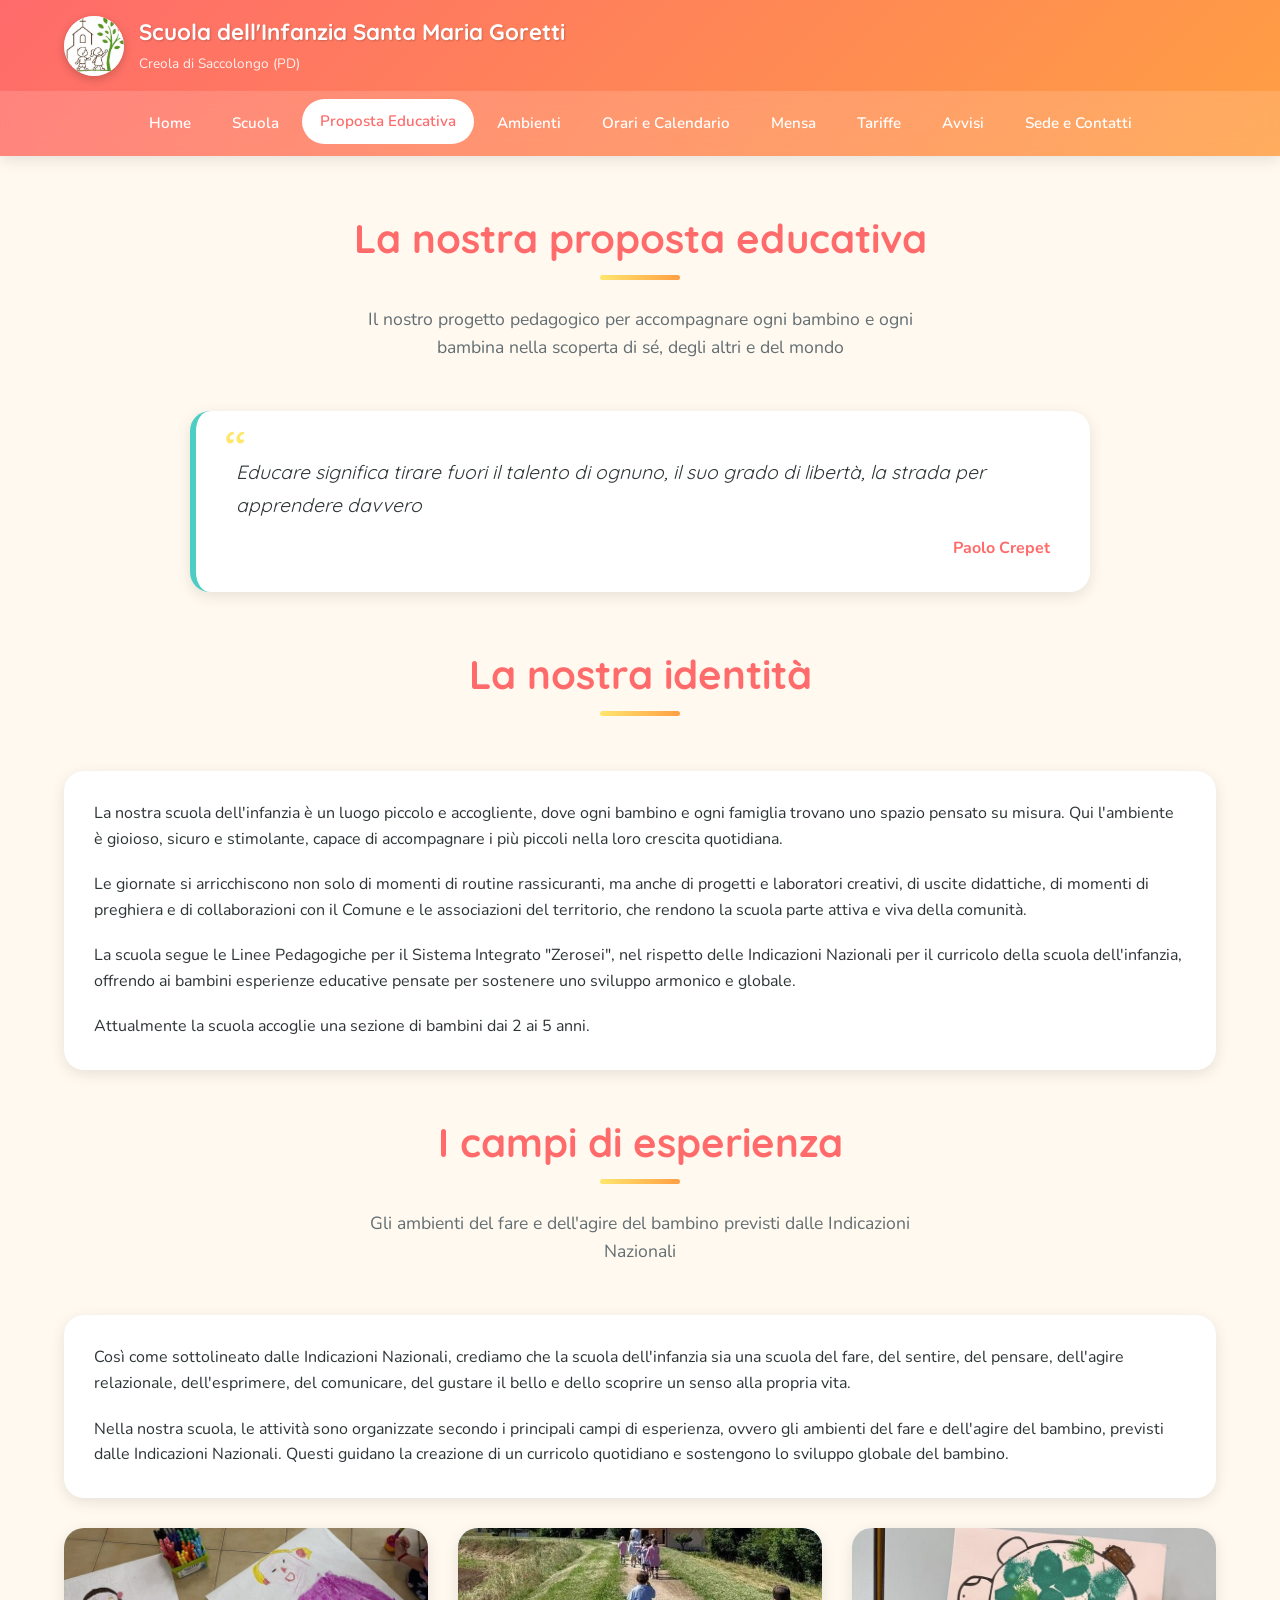
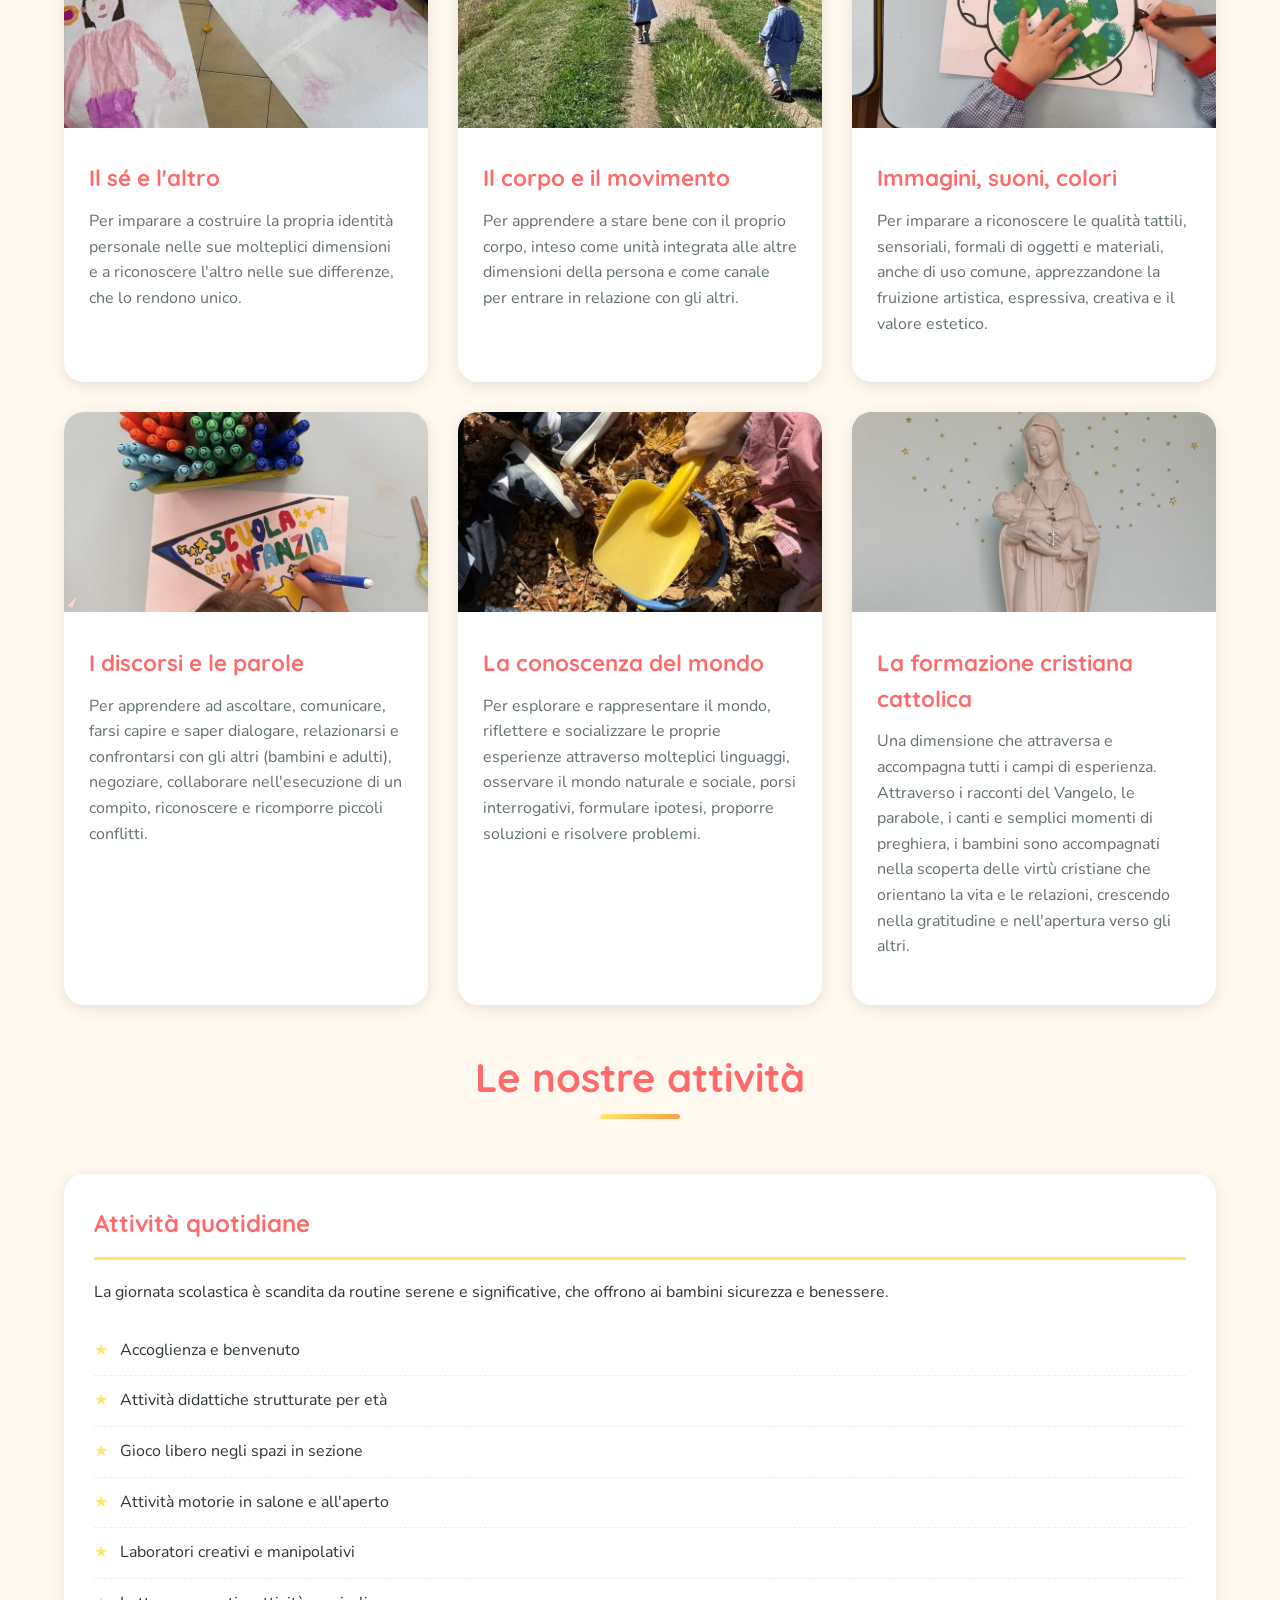
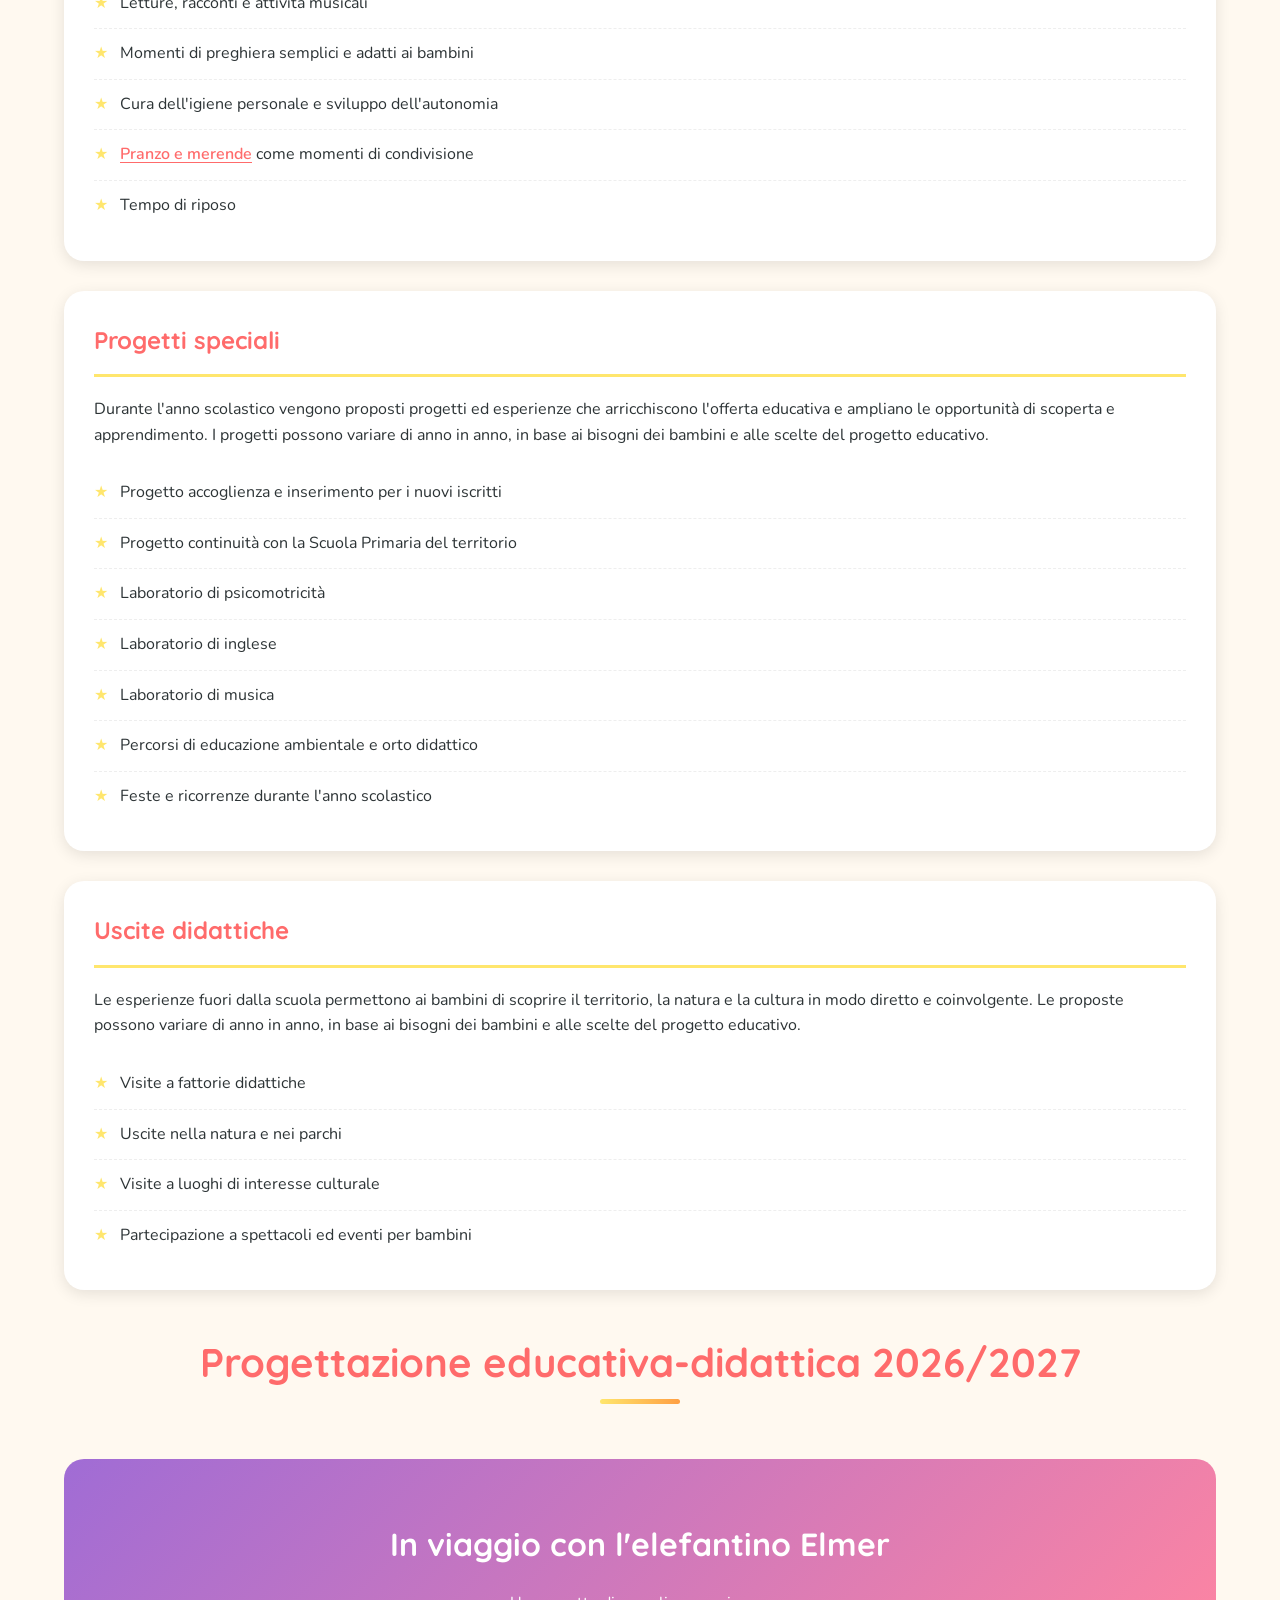
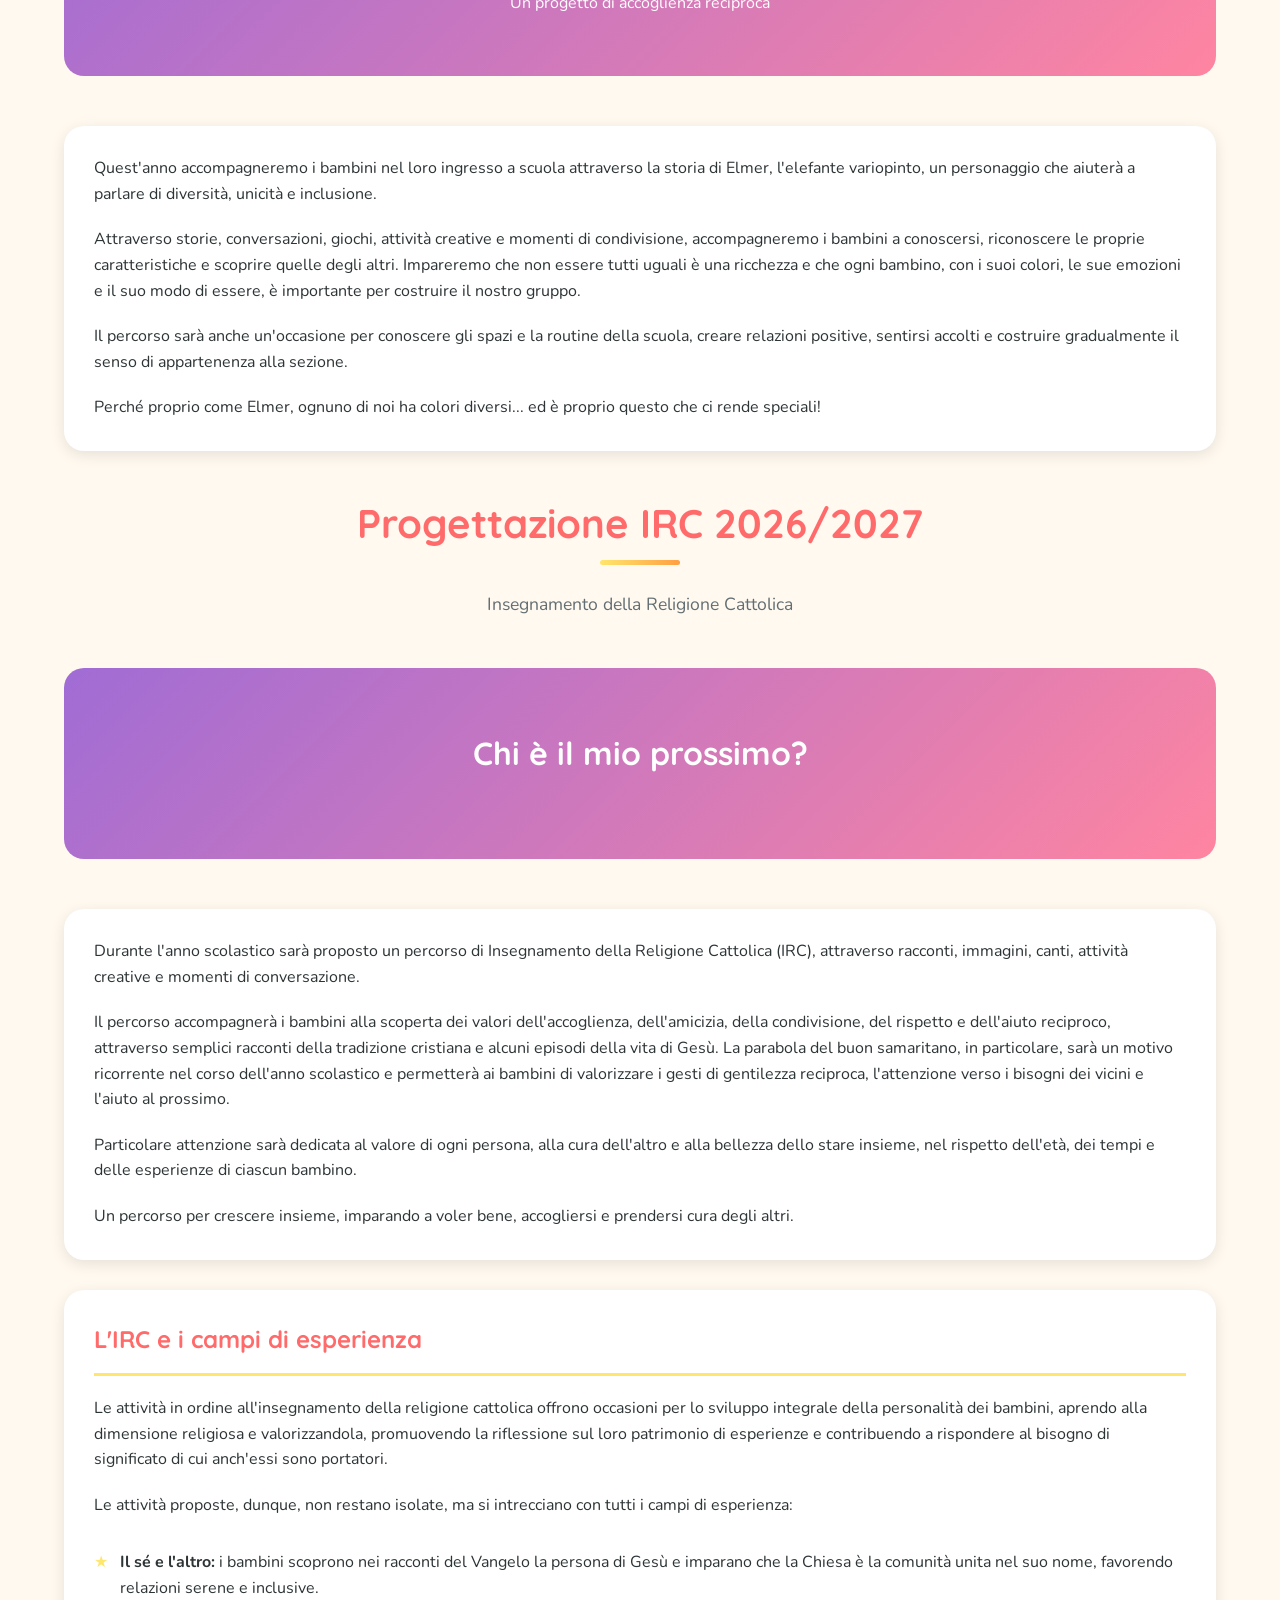
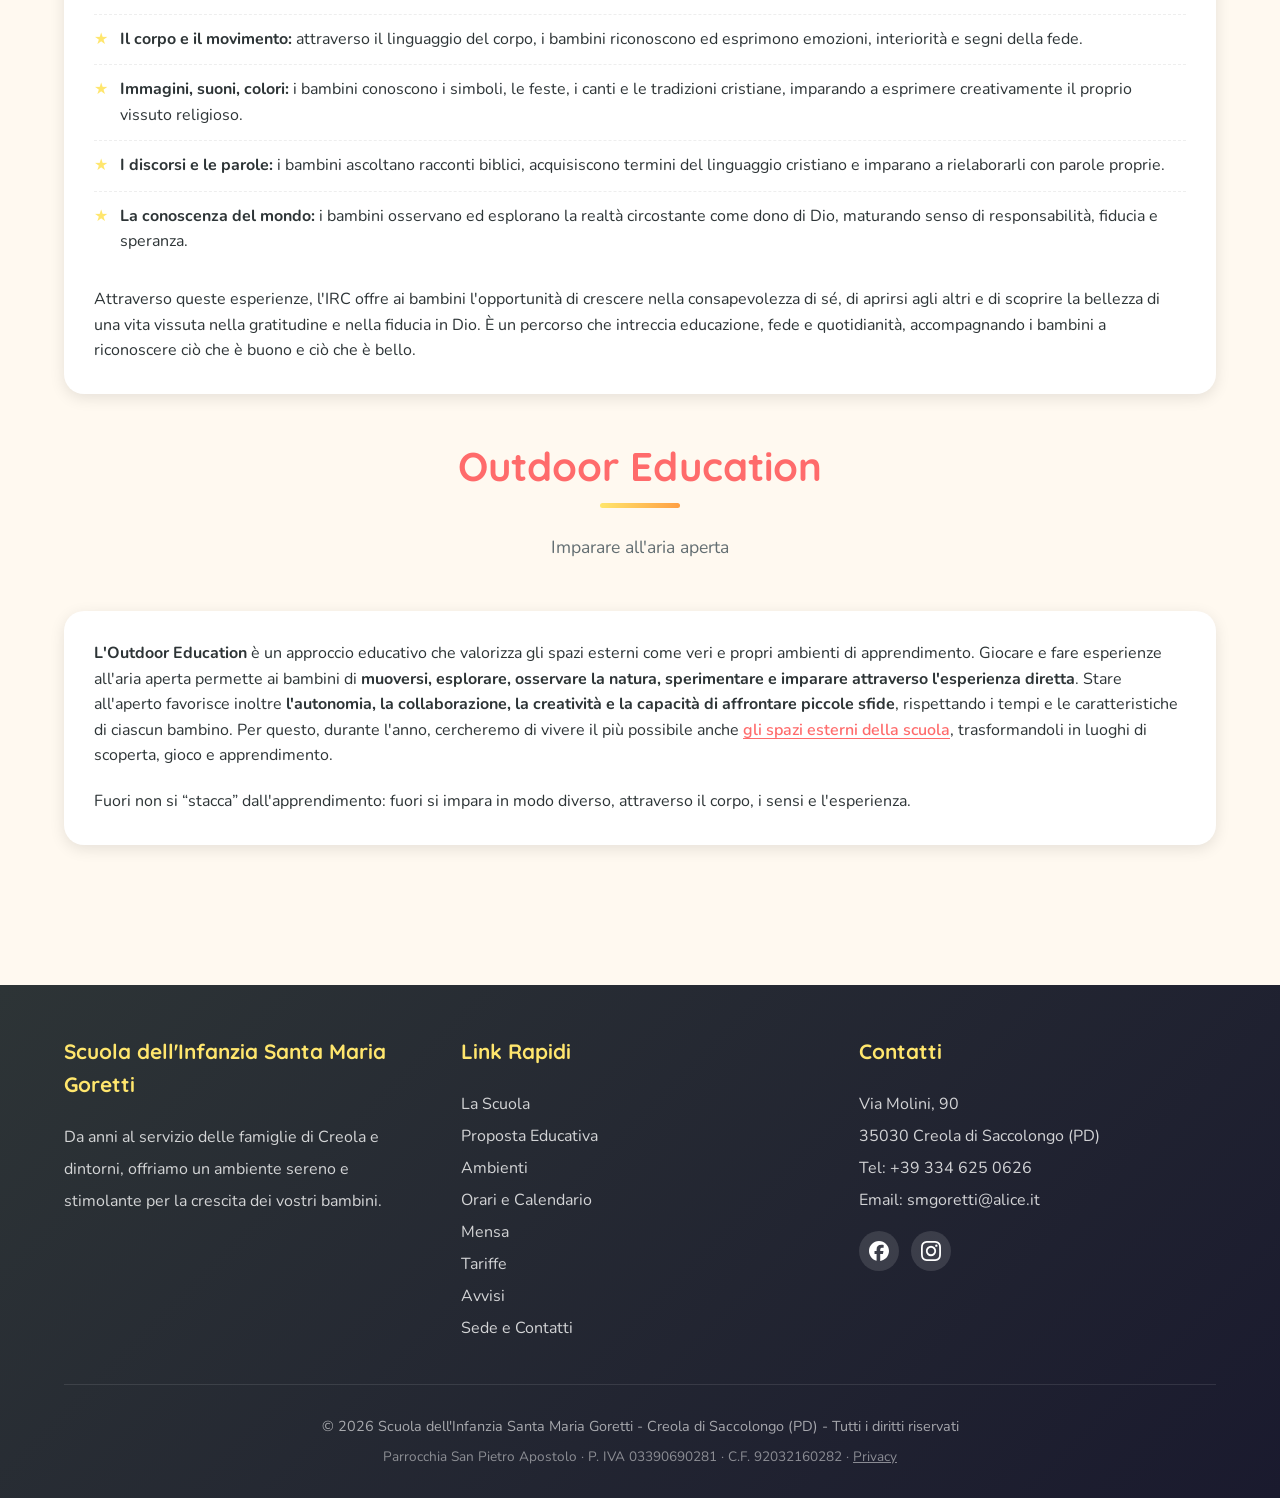
<file: proposta_educativa.html>
<!DOCTYPE html>
<html lang="it">
<head>
    <meta charset="UTF-8">
    <meta name="viewport" content="width=device-width, initial-scale=1.0">
    <meta name="description" content="Proposta educativa della Scuola dell'Infanzia Santa Maria Goretti a Creola di Saccolongo (Padova). Attività, laboratori e progetti per bambini 2-5 anni.">
    <meta name="robots" content="index, follow">
    <meta property="og:title" content="Proposta Educativa - Scuola dell'Infanzia Santa Maria Goretti, Creola di Saccolongo (PD)">
    <meta property="og:description" content="Progetto pedagogico, attività didattiche e laboratori della scuola materna Santa Maria Goretti a Creola di Saccolongo (Padova).">
    <meta property="og:type" content="website">
    <meta property="og:locale" content="it_IT">
    <meta property="og:url" content="https://www.scuolainfanziacreola.it/proposta_educativa.html">
    <meta property="og:image" content="https://www.scuolainfanziacreola.it/assets/images/attivit%C3%A0/autoritratti.jpg">
    <meta name="twitter:card" content="summary_large_image">
    <title>Proposta educativa | Scuola Infanzia Creola di Saccolongo</title>
    <link rel="canonical" href="https://www.scuolainfanziacreola.it/proposta_educativa.html">
    <link rel="icon" href="assets/images/favicon.ico" sizes="any">
    <link rel="icon" type="image/png" sizes="32x32" href="assets/images/favicon-32x32.png">
    <link rel="icon" type="image/png" sizes="16x16" href="assets/images/favicon-16x16.png">
    <link rel="apple-touch-icon" href="assets/images/apple-touch-icon.png">
    <link rel="stylesheet" href="style.css?v=8">
</head>
<body>
    <!-- Header -->
    <header>
        <div class="header-top">
            <a href="index.html" class="logo">
                <div class="logo-img">
                    <img src="assets/images/logo_scuola.jpg" alt="Logo Scuola dell'Infanzia Santa Maria Goretti">
                </div>
                <div class="logo-text">
                    <span class="logo-nome"><span class="logo-riga">Scuola&nbsp;dell'Infanzia</span> <span class="logo-riga">Santa&nbsp;Maria&nbsp;Goretti</span></span>
                    <span>Creola di Saccolongo (PD)</span>
                </div>
            </a>
            <button class="menu-toggle" onclick="toggleMenu()">&#9776;</button>
        </div>
        <nav id="main-nav">
            <ul>
                <li><a href="index.html">Home</a></li>
                <li><a href="scuola.html">Scuola</a></li>
                <li><a href="proposta_educativa.html" class="active">Proposta Educativa</a></li>
                <li><a href="ambienti.html">Ambienti</a></li>
                <li><a href="orari_calendario.html">Orari e Calendario</a></li>
                <li><a href="mensa.html">Mensa</a></li>
                <li><a href="tariffe.html">Tariffe</a></li>
                <!-- MODULI NASCOSTI: <li><a href="moduli.html">Moduli</a></li> -->
                <li><a href="avvisi.html">Avvisi</a></li>
                <li><a href="sede_e_contatti.html">Sede e Contatti</a></li>
            </ul>
        </nav>
    </header>

    <!-- Contenuto principale -->
    <main>
        <section class="page-title">
            <h1>La nostra proposta educativa</h1>
            <p>Il nostro progetto pedagogico per accompagnare ogni bambino e ogni bambina nella scoperta di sé, degli altri e del mondo</p>
        </section>

        <!-- Citazione -->
        <figure class="citazione">
            <blockquote>
                <p>Educare significa tirare fuori il talento di ognuno, il suo grado di libertà, la strada per apprendere davvero</p>
            </blockquote>
            <figcaption>Paolo Crepet</figcaption>
        </figure>

        <!-- A. La nostra identità -->
        <section>
            <div class="page-title">
                <h2>La nostra identità</h2>
            </div>

            <div class="info-box">
                <p>La nostra scuola dell'infanzia è un luogo piccolo e accogliente, dove ogni bambino e ogni famiglia trovano uno spazio pensato su misura. Qui l'ambiente è gioioso, sicuro e stimolante, capace di accompagnare i più piccoli nella loro crescita quotidiana.</p>
                <p class="mt-20">Le giornate si arricchiscono non solo di momenti di routine rassicuranti, ma anche di progetti e laboratori creativi, di uscite didattiche, di momenti di preghiera e di collaborazioni con il Comune e le associazioni del territorio, che rendono la scuola parte attiva e viva della comunità.</p>
                <p class="mt-20">La scuola segue le Linee Pedagogiche per il Sistema Integrato "Zerosei", nel rispetto delle Indicazioni Nazionali per il curricolo della scuola dell'infanzia, offrendo ai bambini esperienze educative pensate per sostenere uno sviluppo armonico e globale.</p>
                <p class="mt-20">Attualmente la scuola accoglie una sezione di bambini dai 2 ai 5 anni.</p>
            </div>
        </section>

        <!-- I campi di esperienza -->
        <section class="mt-40">
            <div class="page-title">
                <h2>I campi di esperienza</h2>
                <p>Gli ambienti del fare e dell'agire del bambino previsti dalle Indicazioni Nazionali</p>
            </div>

            <div class="info-box">
                <p>Così come sottolineato dalle Indicazioni Nazionali, crediamo che la scuola dell'infanzia sia una scuola del fare, del sentire, del pensare, dell'agire relazionale, dell'esprimere, del comunicare, del gustare il bello e dello scoprire un senso alla propria vita.</p>
                <p class="mt-20">Nella nostra scuola, le attività sono organizzate secondo i principali campi di esperienza, ovvero gli ambienti del fare e dell'agire del bambino, previsti dalle Indicazioni Nazionali. Questi guidano la creazione di un curricolo quotidiano e sostengono lo sviluppo globale del bambino.</p>
            </div>

            <div class="cards-grid mt-30">
                <article class="card">
                    <img src="assets/images/attivit%C3%A0/autoritratti.jpg" class="card-img" alt="Autoritratti a grandezza naturale dipinti dai bambini su grandi fogli" loading="lazy">
                    <div class="card-content">
                        <h3>Il sé e l'altro</h3>
                        <p>Per imparare a costruire la propria identità personale nelle sue molteplici dimensioni e a riconoscere l'altro nelle sue differenze, che lo rendono unico.</p>
                    </div>
                </article>

                <article class="card">
                    <img src="assets/images/passeggiata.jpg" class="card-img" style="object-position: center 75%;" alt="Bambini in passeggiata lungo un sentiero di campagna" loading="lazy">
                    <div class="card-content">
                        <h3>Il corpo e il movimento</h3>
                        <p>Per apprendere a stare bene con il proprio corpo, inteso come unità integrata alle altre dimensioni della persona e come canale per entrare in relazione con gli altri.</p>
                    </div>
                </article>

                <article class="card">
                    <img src="assets/images/attivit%C3%A0/pittura_tartaruga.jpg" class="card-img" alt="Bambino che colora con stampe verdi il guscio di una tartaruga disegnata" loading="lazy">
                    <div class="card-content">
                        <h3>Immagini, suoni, colori</h3>
                        <p>Per imparare a riconoscere le qualità tattili, sensoriali, formali di oggetti e materiali, anche di uso comune, apprezzandone la fruizione artistica, espressiva, creativa e il valore estetico.</p>
                    </div>
                </article>

                <article class="card">
                    <img src="assets/images/attivit%C3%A0/scritta_scuola_infanzia.jpg" class="card-img" alt="Bambina che colora con i pennarelli la scritta &quot;Scuola dell'infanzia&quot;" loading="lazy">
                    <div class="card-content">
                        <h3>I discorsi e le parole</h3>
                        <p>Per apprendere ad ascoltare, comunicare, farsi capire e saper dialogare, relazionarsi e confrontarsi con gli altri (bambini e adulti), negoziare, collaborare nell'esecuzione di un compito, riconoscere e ricomporre piccoli conflitti.</p>
                    </div>
                </article>

                <article class="card">
                    <img src="assets/images/attivit%C3%A0/foglie_autunno.jpg" class="card-img" alt="Bambini che raccolgono foglie autunnali con paletta e secchiello" loading="lazy">
                    <div class="card-content">
                        <h3>La conoscenza del mondo</h3>
                        <p>Per esplorare e rappresentare il mondo, riflettere e socializzare le proprie esperienze attraverso molteplici linguaggi, osservare il mondo naturale e sociale, porsi interrogativi, formulare ipotesi, proporre soluzioni e risolvere problemi.</p>
                    </div>
                </article>

                <article class="card">
                    <img src="assets/images/madonnina.jpg" class="card-img" style="object-position: center 30%;" alt="La statua della Madonna con il Bambino nella scuola, su una parete decorata con stelline dorate" loading="lazy">
                    <div class="card-content">
                        <h3>La formazione cristiana cattolica</h3>
                        <p>Una dimensione che attraversa e accompagna tutti i campi di esperienza. Attraverso i racconti del Vangelo, le parabole, i canti e semplici momenti di preghiera, i bambini sono accompagnati nella scoperta delle virtù cristiane che orientano la vita e le relazioni, crescendo nella gratitudine e nell'apertura verso gli altri.</p>
                    </div>
                </article>
            </div>
        </section>

        <!-- B. Le nostre attività -->
        <section class="mt-40">
            <div class="page-title">
                <h2>Le nostre attività</h2>
            </div>

            <div class="info-box">
                <h3>Attività quotidiane</h3>
                <p>La giornata scolastica è scandita da routine serene e significative, che offrono ai bambini sicurezza e benessere.</p>
                <ul class="mt-20">
                    <li>Accoglienza e benvenuto</li>
                    <li>Attività didattiche strutturate per età</li>
                    <li>Gioco libero negli spazi in sezione</li>
                    <li>Attività motorie in salone e all'aperto</li>
                    <li>Laboratori creativi e manipolativi</li>
                    <li>Letture, racconti e attività musicali</li>
                    <li>Momenti di preghiera semplici e adatti ai bambini</li>
                    <li>Cura dell'igiene personale e sviluppo dell'autonomia</li>
                    <li><a href="mensa.html">Pranzo e merende</a> come momenti di condivisione</li>
                    <li>Tempo di riposo</li>
                </ul>
            </div>

            <div class="info-box">
                <h3>Progetti speciali</h3>
                <p>Durante l'anno scolastico vengono proposti progetti ed esperienze che arricchiscono l'offerta educativa e ampliano le opportunità di scoperta e apprendimento. I progetti possono variare di anno in anno, in base ai bisogni dei bambini e alle scelte del progetto educativo.</p>
                <ul class="mt-20">
                    <li>Progetto accoglienza e inserimento per i nuovi iscritti</li>
                    <li>Progetto continuità con la Scuola Primaria del territorio</li>
                    <li>Laboratorio di psicomotricità</li>
                    <li>Laboratorio di inglese</li>
                    <li>Laboratorio di musica</li>
                    <li>Percorsi di educazione ambientale e orto didattico</li>
                    <li>Feste e ricorrenze durante l'anno scolastico</li>
                </ul>
            </div>

            <div class="info-box">
                <h3>Uscite didattiche</h3>
                <p>Le esperienze fuori dalla scuola permettono ai bambini di scoprire il territorio, la natura e la cultura in modo diretto e coinvolgente. Le proposte possono variare di anno in anno, in base ai bisogni dei bambini e alle scelte del progetto educativo.</p>
                <ul class="mt-20">
                    <li>Visite a fattorie didattiche</li>
                    <li>Uscite nella natura e nei parchi</li>
                    <li>Visite a luoghi di interesse culturale</li>
                    <li>Partecipazione a spettacoli ed eventi per bambini</li>
                </ul>
            </div>
        </section>

        <!-- C. Progettazione educativa-didattica 2026/2027 -->
        <section class="mt-40">
            <div class="page-title">
                <h2>Progettazione educativa-didattica 2026/2027</h2>
            </div>

            <div class="section-colorata">
                <h3>In viaggio con l'elefantino Elmer</h3>
                <p>Un progetto di accoglienza reciproca</p>
            </div>

            <div class="info-box">
                <p>Quest'anno accompagneremo i bambini nel loro ingresso a scuola attraverso la storia di Elmer, l'elefante variopinto, un personaggio che aiuterà a parlare di diversità, unicità e inclusione.</p>
                <p class="mt-20">Attraverso storie, conversazioni, giochi, attività creative e momenti di condivisione, accompagneremo i bambini a conoscersi, riconoscere le proprie caratteristiche e scoprire quelle degli altri. Impareremo che non essere tutti uguali è una ricchezza e che ogni bambino, con i suoi colori, le sue emozioni e il suo modo di essere, è importante per costruire il nostro gruppo.</p>
                <p class="mt-20">Il percorso sarà anche un'occasione per conoscere gli spazi e la routine della scuola, creare relazioni positive, sentirsi accolti e costruire gradualmente il senso di appartenenza alla sezione.</p>
                <p class="mt-20">Perché proprio come Elmer, ognuno di noi ha colori diversi... ed è proprio questo che ci rende speciali!</p>
            </div>
        </section>

        <!-- D. Progettazione IRC 2026/2027 -->
        <section class="mt-40">
            <div class="page-title">
                <h2>Progettazione IRC 2026/2027</h2>
                <p>Insegnamento della Religione Cattolica</p>
            </div>

            <div class="section-colorata">
                <h3>Chi è il mio prossimo?</h3>
            </div>

            <div class="info-box">
                <p>Durante l'anno scolastico sarà proposto un percorso di Insegnamento della Religione Cattolica (IRC), attraverso racconti, immagini, canti, attività creative e momenti di conversazione.</p>
                <p class="mt-20">Il percorso accompagnerà i bambini alla scoperta dei valori dell'accoglienza, dell'amicizia, della condivisione, del rispetto e dell'aiuto reciproco, attraverso semplici racconti della tradizione cristiana e alcuni episodi della vita di Gesù. La parabola del buon samaritano, in particolare, sarà un motivo ricorrente nel corso dell'anno scolastico e permetterà ai bambini di valorizzare i gesti di gentilezza reciproca, l'attenzione verso i bisogni dei vicini e l'aiuto al prossimo.</p>
                <p class="mt-20">Particolare attenzione sarà dedicata al valore di ogni persona, alla cura dell'altro e alla bellezza dello stare insieme, nel rispetto dell'età, dei tempi e delle esperienze di ciascun bambino.</p>
                <p class="mt-20">Un percorso per crescere insieme, imparando a voler bene, accogliersi e prendersi cura degli altri.</p>
            </div>

            <div class="info-box">
                <h3>L'IRC e i campi di esperienza</h3>
                <p>Le attività in ordine all'insegnamento della religione cattolica offrono occasioni per lo sviluppo integrale della personalità dei bambini, aprendo alla dimensione religiosa e valorizzandola, promuovendo la riflessione sul loro patrimonio di esperienze e contribuendo a rispondere al bisogno di significato di cui anch'essi sono portatori.</p>
                <p class="mt-20">Le attività proposte, dunque, non restano isolate, ma si intrecciano con tutti i campi di esperienza:</p>
                <ul class="mt-20">
                    <li><strong>Il sé e l'altro:</strong> i bambini scoprono nei racconti del Vangelo la persona di Gesù e imparano che la Chiesa è la comunità unita nel suo nome, favorendo relazioni serene e inclusive.</li>
                    <li><strong>Il corpo e il movimento:</strong> attraverso il linguaggio del corpo, i bambini riconoscono ed esprimono emozioni, interiorità e segni della fede.</li>
                    <li><strong>Immagini, suoni, colori:</strong> i bambini conoscono i simboli, le feste, i canti e le tradizioni cristiane, imparando a esprimere creativamente il proprio vissuto religioso.</li>
                    <li><strong>I discorsi e le parole:</strong> i bambini ascoltano racconti biblici, acquisiscono termini del linguaggio cristiano e imparano a rielaborarli con parole proprie.</li>
                    <li><strong>La conoscenza del mondo:</strong> i bambini osservano ed esplorano la realtà circostante come dono di Dio, maturando senso di responsabilità, fiducia e speranza.</li>
                </ul>
                <p class="mt-20">Attraverso queste esperienze, l'IRC offre ai bambini l'opportunità di crescere nella consapevolezza di sé, di aprirsi agli altri e di scoprire la bellezza di una vita vissuta nella gratitudine e nella fiducia in Dio. È un percorso che intreccia educazione, fede e quotidianità, accompagnando i bambini a riconoscere ciò che è buono e ciò che è bello.</p>
            </div>
        </section>

        <!-- E. Outdoor Education -->
        <section class="mt-40">
            <div class="page-title">
                <h2>Outdoor Education</h2>
                <p>Imparare all'aria aperta</p>
            </div>

            <div class="info-box">
                <p><strong>L'Outdoor Education</strong> è un approccio educativo che valorizza gli spazi esterni come veri e propri ambienti di apprendimento. Giocare e fare esperienze all'aria aperta permette ai bambini di <strong>muoversi, esplorare, osservare la natura, sperimentare e imparare attraverso l'esperienza diretta</strong>. Stare all'aperto favorisce inoltre <strong>l'autonomia, la collaborazione, la creatività e la capacità di affrontare piccole sfide</strong>, rispettando i tempi e le caratteristiche di ciascun bambino. Per questo, durante l'anno, cercheremo di vivere il più possibile anche <a href="ambienti.html">gli spazi esterni della scuola</a>, trasformandoli in luoghi di scoperta, gioco e apprendimento.</p>
                <p class="mt-20">Fuori non si &ldquo;stacca&rdquo; dall'apprendimento: fuori si impara in modo diverso, attraverso il corpo, i sensi e l'esperienza.</p>
            </div>
        </section>
    </main>

    <!-- Footer -->
    <footer>
        <div class="footer-content">
            <div class="footer-section">
                <h4>Scuola dell'Infanzia Santa Maria Goretti</h4>
                <p>Da anni al servizio delle famiglie di Creola e dintorni, offriamo un ambiente sereno e stimolante per la crescita dei vostri bambini.</p>
            </div>

            <div class="footer-section">
                <h4>Link Rapidi</h4>
                <a href="scuola.html">La Scuola</a><br>
                <a href="proposta_educativa.html">Proposta Educativa</a><br>
                <a href="ambienti.html">Ambienti</a><br>
                <a href="orari_calendario.html">Orari e Calendario</a><br>
                <a href="mensa.html">Mensa</a><br>
                <a href="tariffe.html">Tariffe</a><br>
                <!-- MODULI NASCOSTI: <a href="moduli.html">Modulistica</a><br> -->
                <a href="avvisi.html">Avvisi</a><br>
                <a href="sede_e_contatti.html">Sede e Contatti</a>
            </div>

            <div class="footer-section">
                <h4>Contatti</h4>
                <p>Via Molini, 90<br>
                35030 Creola di Saccolongo (PD)<br>
                Tel: <a href="tel:+393346250626">+39 334 625 0626</a><br>
                Email: <a href="mailto:smgoretti@alice.it">smgoretti@alice.it</a></p>
                <div class="footer-social">
                    <a href="https://www.facebook.com/infanziacreola/" class="social-facebook" target="_blank" rel="noopener" aria-label="Seguici su Facebook">
                        <svg viewBox="0 0 24 24" role="img" aria-hidden="true" focusable="false">
                            <path d="M9.101 23.691v-7.98H6.627v-3.667h2.474v-1.58c0-4.085 1.848-5.978 5.858-5.978.401 0 .955.042 1.468.103a8.68 8.68 0 0 1 1.141.195v3.325a8.623 8.623 0 0 0-.653-.036 26.805 26.805 0 0 0-.733-.009c-.707 0-1.259.096-1.675.309a1.686 1.686 0 0 0-.679.622c-.258.42-.374.995-.374 1.752v1.297h3.919l-.386 2.103-.287 1.564h-3.246v8.245C19.396 23.238 24 18.179 24 12.044c0-6.627-5.373-12-12-12s-12 5.373-12 12c0 5.628 3.874 10.35 9.101 11.647Z"/>
                        </svg>
                    </a>
                    <a href="https://www.instagram.com/scuola_infanzia_smgoretti" class="social-instagram" target="_blank" rel="noopener" aria-label="Seguici su Instagram">
                        <svg viewBox="0 0 24 24" role="img" aria-hidden="true" focusable="false">
                            <path d="M12 0C8.74 0 8.333.015 7.053.072 5.775.132 4.905.333 4.14.63c-.789.306-1.459.717-2.126 1.384S.935 3.35.63 4.14C.333 4.905.131 5.775.072 7.053.012 8.333 0 8.74 0 12s.015 3.667.072 4.947c.06 1.277.261 2.148.558 2.913.306.788.717 1.459 1.384 2.126.667.666 1.336 1.079 2.126 1.384.766.296 1.636.499 2.913.558C8.333 23.988 8.74 24 12 24s3.667-.015 4.947-.072c1.277-.06 2.148-.262 2.913-.558.788-.306 1.459-.718 2.126-1.384.666-.667 1.079-1.335 1.384-2.126.296-.765.499-1.636.558-2.913.06-1.28.072-1.687.072-4.947s-.015-3.667-.072-4.947c-.06-1.277-.262-2.149-.558-2.913-.306-.789-.718-1.459-1.384-2.126C21.319 1.347 20.651.935 19.86.63c-.765-.297-1.636-.499-2.913-.558C15.667.012 15.26 0 12 0zm0 2.16c3.203 0 3.585.016 4.85.071 1.17.055 1.805.249 2.227.415.562.217.96.477 1.382.896.419.42.679.819.896 1.381.164.422.36 1.057.413 2.227.057 1.266.07 1.646.07 4.85s-.015 3.585-.074 4.85c-.061 1.17-.256 1.805-.421 2.227-.224.562-.479.96-.899 1.382-.419.419-.824.679-1.38.896-.42.164-1.065.36-2.235.413-1.274.057-1.649.07-4.859.07-3.211 0-3.586-.015-4.859-.074-1.171-.061-1.816-.256-2.236-.421-.569-.224-.96-.479-1.379-.899-.421-.419-.69-.824-.9-1.38-.165-.42-.359-1.065-.42-2.235-.045-1.26-.061-1.649-.061-4.844 0-3.196.016-3.586.061-4.861.061-1.17.255-1.814.42-2.234.21-.57.479-.96.9-1.381.419-.419.81-.689 1.379-.898.42-.166 1.051-.361 2.221-.421 1.275-.045 1.65-.06 4.859-.06l.045.03zm0 3.678a6.162 6.162 0 100 12.324 6.162 6.162 0 000-12.324zM12 16c-2.21 0-4-1.79-4-4s1.79-4 4-4 4 1.79 4 4-1.79 4-4 4zm7.846-10.405a1.441 1.441 0 01-2.881 0 1.44 1.44 0 012.881 0z"/>
                        </svg>
                    </a>
                </div>
            </div>
        </div>

        <div class="footer-bottom">
            <p>&copy; <span id="anno-corrente">2026</span> Scuola dell'Infanzia Santa Maria Goretti - Creola di Saccolongo (PD) - Tutti i diritti riservati</p>
            <p class="footer-dati-fiscali">Parrocchia San Pietro Apostolo &middot; P. IVA 03390690281 &middot; C.F. 92032160282 &middot; <a href="privacy.html" style="color: inherit;">Privacy</a></p>
        </div>
    </footer>

    <script>
        function toggleMenu() {
            document.getElementById('main-nav').classList.toggle('active');
        }

        // Anno del copyright sempre aggiornato; il valore scritto nell'HTML
        // resta come riserva se JavaScript non è disponibile.
        (function () {
            var anno = document.getElementById('anno-corrente');
            if (anno) anno.textContent = new Date().getFullYear();
        })();
    </script>
</body>
</html>
</file>
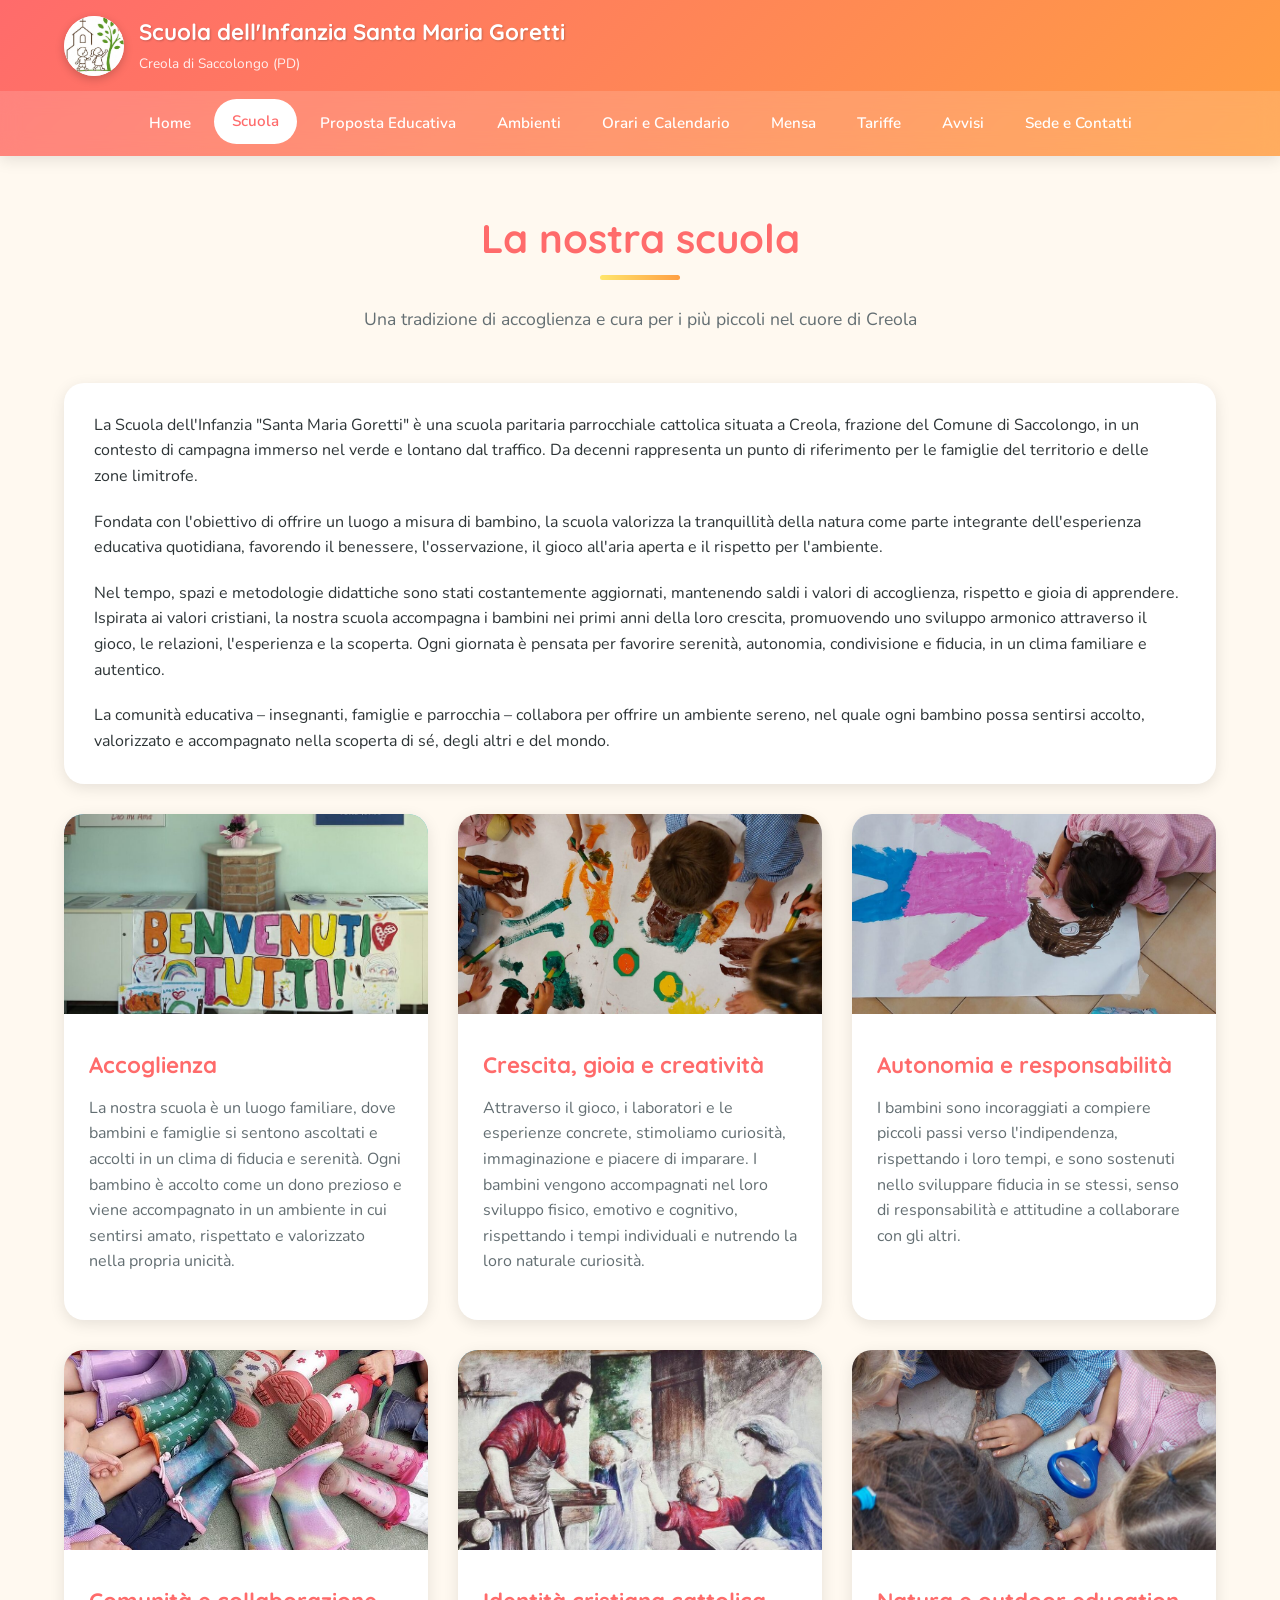
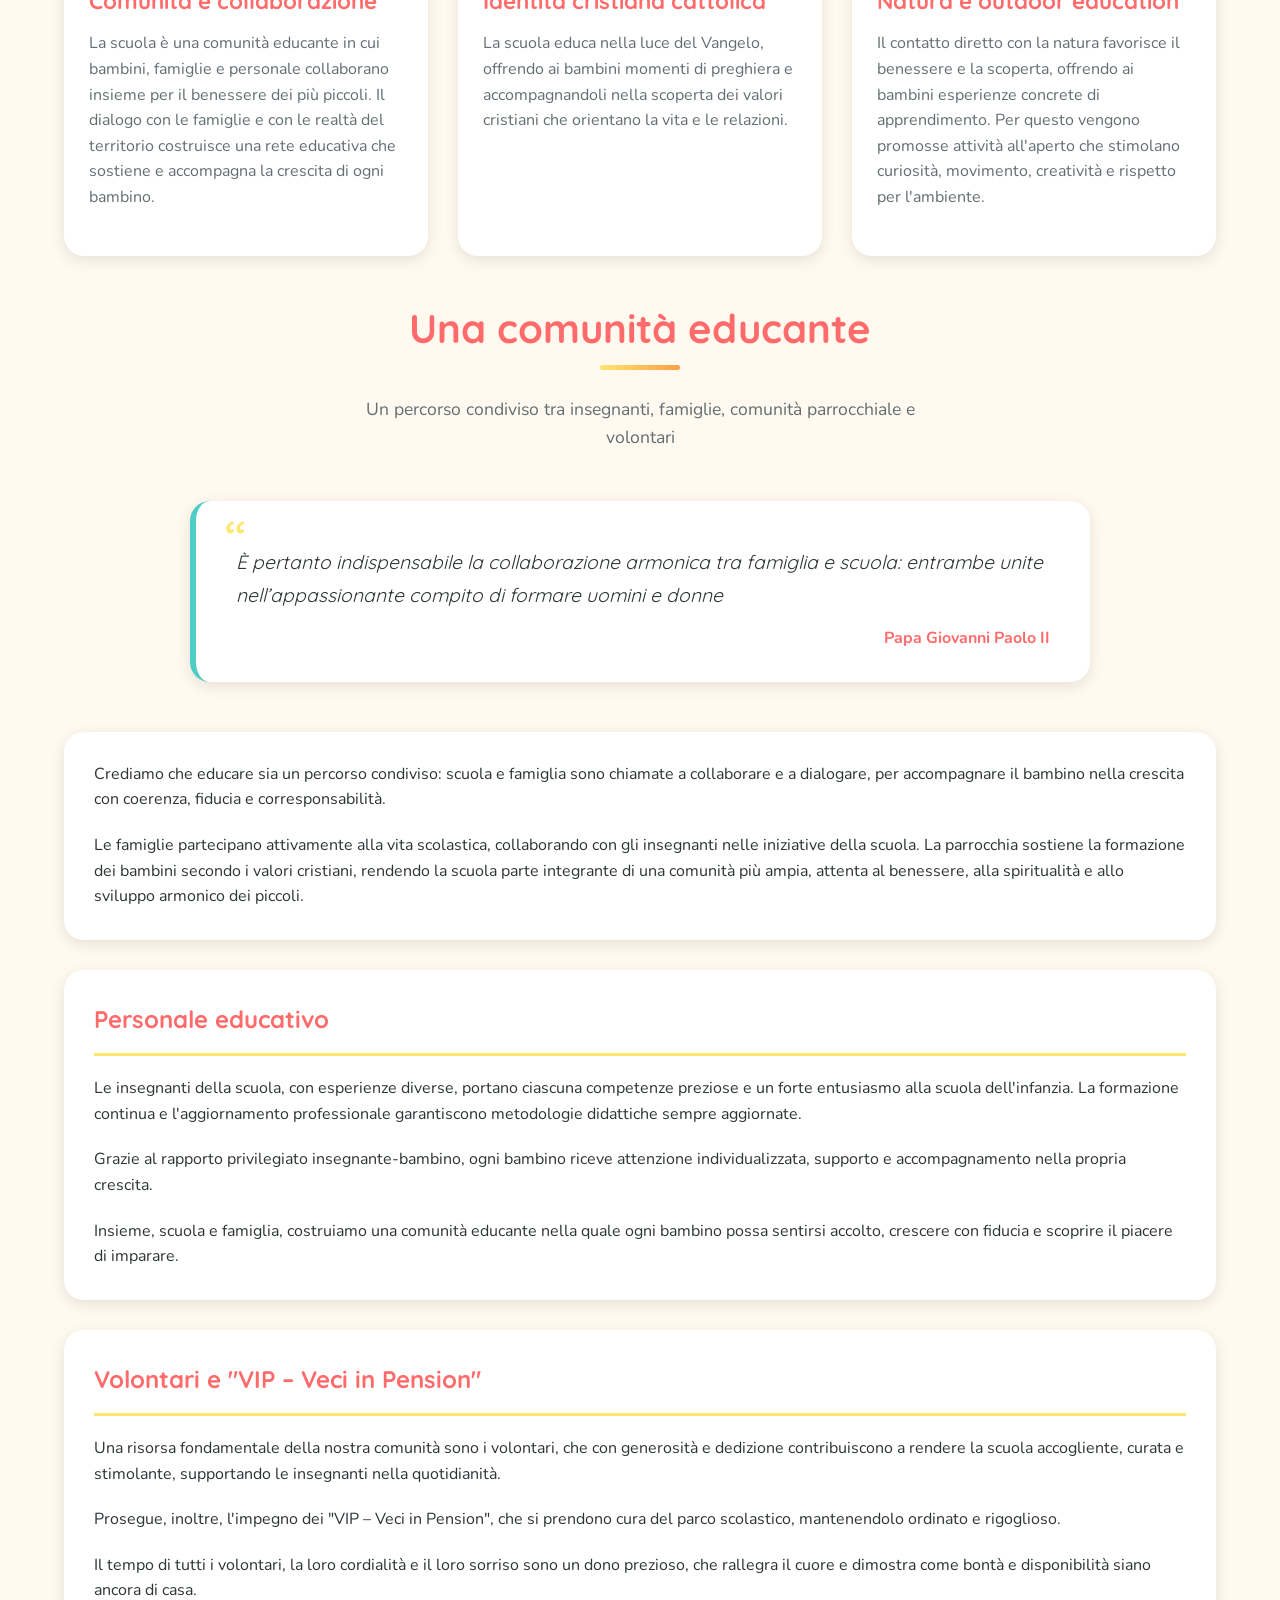
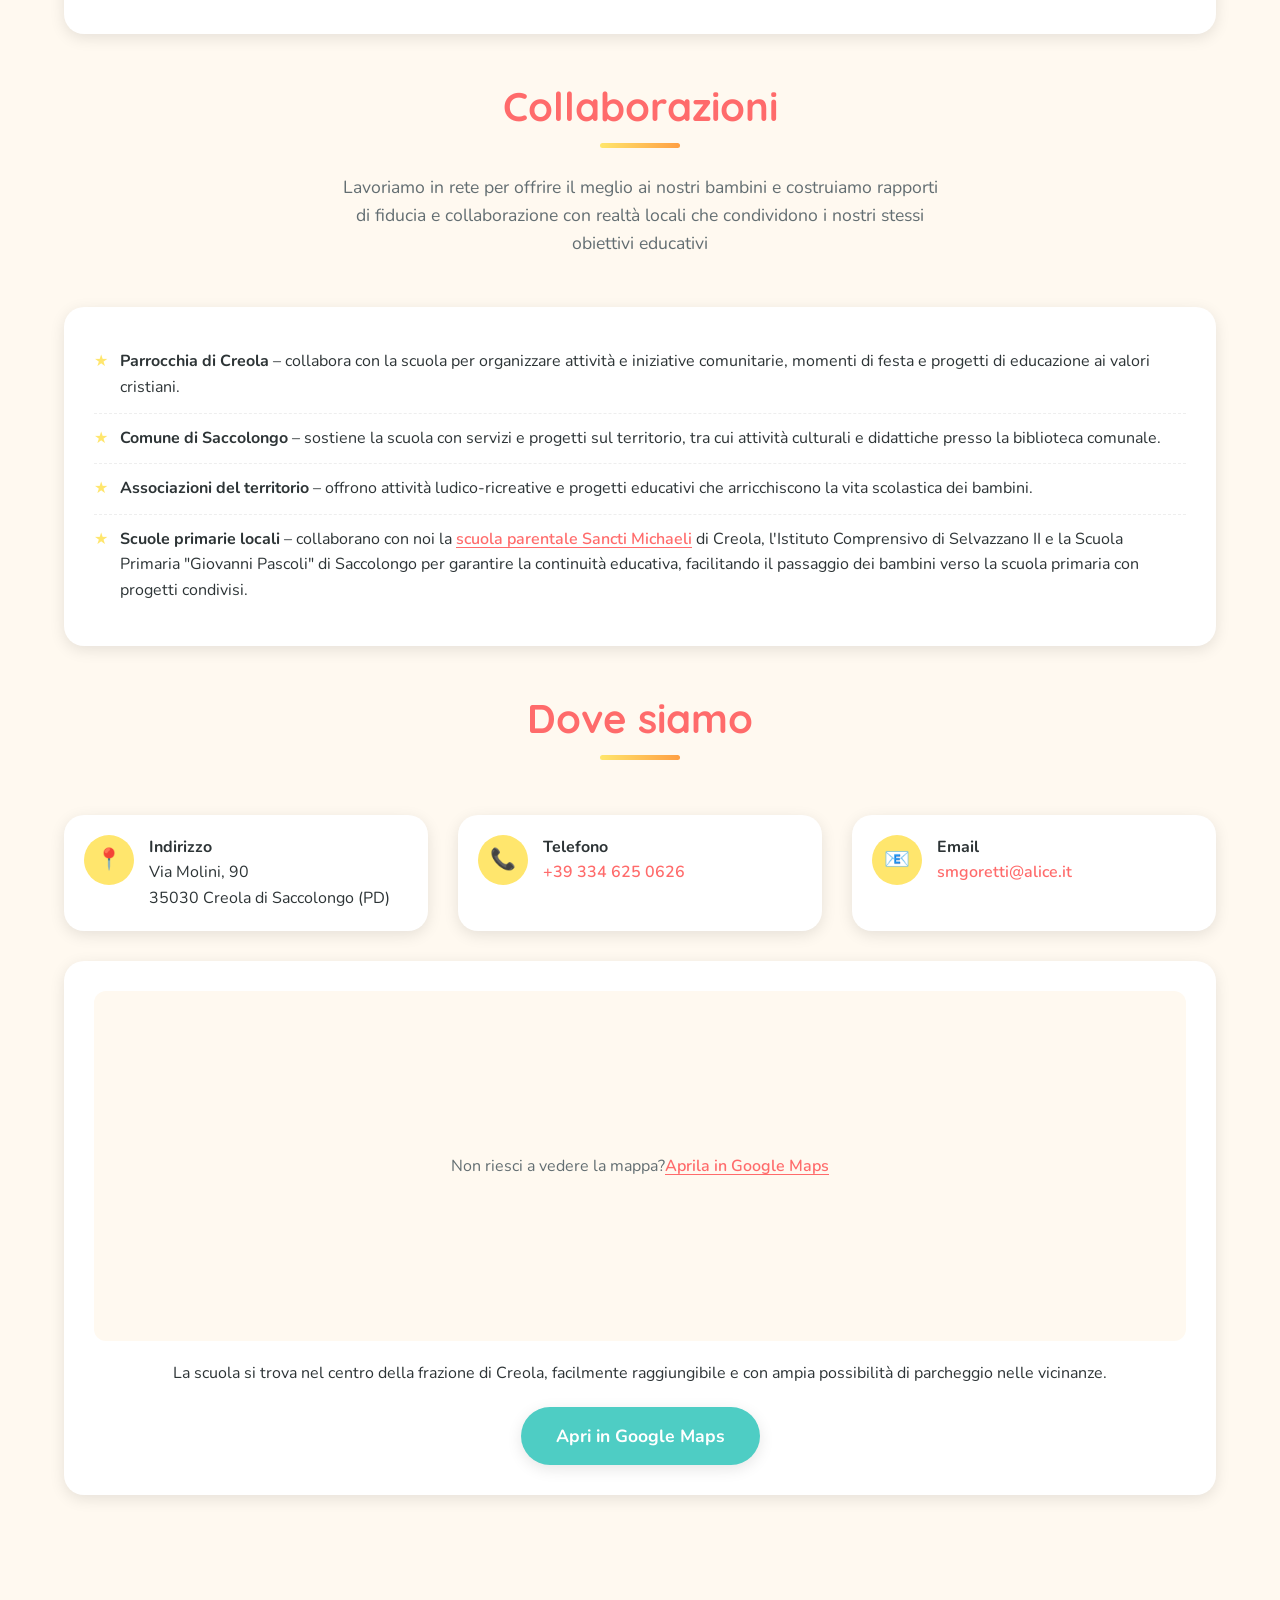
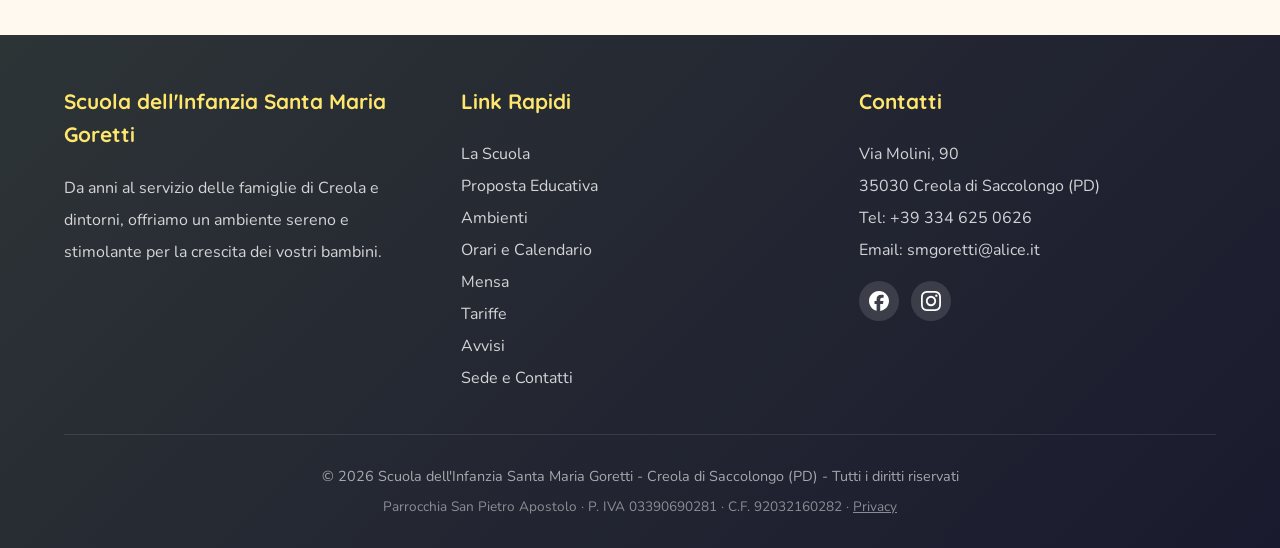
<file: scuola.html>
<!DOCTYPE html>
<html lang="it">
<head>
    <meta charset="UTF-8">
    <meta name="viewport" content="width=device-width, initial-scale=1.0">
    <meta name="description" content="Storia, valori e missione della Scuola dell'Infanzia Santa Maria Goretti a Creola di Saccolongo (Padova). Scuola materna paritaria nel comune di Saccolongo.">
    <meta name="robots" content="index, follow">
    <meta property="og:title" content="La Scuola - Scuola dell'Infanzia Santa Maria Goretti, Creola di Saccolongo (PD)">
    <meta property="og:description" content="Storia, valori e missione della scuola materna paritaria Santa Maria Goretti a Creola di Saccolongo, in provincia di Padova.">
    <meta property="og:type" content="website">
    <meta property="og:locale" content="it_IT">
    <meta property="og:url" content="https://www.scuolainfanziacreola.it/scuola.html">
    <meta property="og:image" content="https://www.scuolainfanziacreola.it/assets/images/ambienti/ingresso_benvenuti.jpg">
    <meta name="twitter:card" content="summary_large_image">
    <title>La nostra scuola | Infanzia Santa Maria Goretti Creola (PD)</title>
    <link rel="canonical" href="https://www.scuolainfanziacreola.it/scuola.html">
    <link rel="icon" href="assets/images/favicon.ico" sizes="any">
    <link rel="icon" type="image/png" sizes="32x32" href="assets/images/favicon-32x32.png">
    <link rel="icon" type="image/png" sizes="16x16" href="assets/images/favicon-16x16.png">
    <link rel="apple-touch-icon" href="assets/images/apple-touch-icon.png">
    <link rel="stylesheet" href="style.css?v=8">
</head>
<body>
    <!-- Header -->
    <header>
        <div class="header-top">
            <a href="index.html" class="logo">
                <div class="logo-img">
                    <img src="assets/images/logo_scuola.jpg" alt="Logo Scuola dell'Infanzia Santa Maria Goretti">
                </div>
                <div class="logo-text">
                    <span class="logo-nome"><span class="logo-riga">Scuola&nbsp;dell'Infanzia</span> <span class="logo-riga">Santa&nbsp;Maria&nbsp;Goretti</span></span>
                    <span>Creola di Saccolongo (PD)</span>
                </div>
            </a>
            <button class="menu-toggle" onclick="toggleMenu()">&#9776;</button>
        </div>
        <nav id="main-nav">
            <ul>
                <li><a href="index.html">Home</a></li>
                <li><a href="scuola.html" class="active">Scuola</a></li>
                <li><a href="proposta_educativa.html">Proposta Educativa</a></li>
                <li><a href="ambienti.html">Ambienti</a></li>
                <li><a href="orari_calendario.html">Orari e Calendario</a></li>
                <li><a href="mensa.html">Mensa</a></li>
                <li><a href="tariffe.html">Tariffe</a></li>
                <!-- MODULI NASCOSTI: <li><a href="moduli.html">Moduli</a></li> -->
                <li><a href="avvisi.html">Avvisi</a></li>
                <li><a href="sede_e_contatti.html">Sede e Contatti</a></li>
            </ul>
        </nav>
    </header>

    <!-- Contenuto principale -->
    <main>
        <section class="page-title">
            <h1>La nostra scuola</h1>
            <p>Una tradizione di accoglienza e cura per i più piccoli nel cuore di Creola</p>
        </section>

        <!-- Presentazione della scuola -->
        <div class="info-box">
            <p>La Scuola dell'Infanzia "Santa Maria Goretti" è una scuola paritaria parrocchiale cattolica situata a Creola, frazione del Comune di Saccolongo, in un contesto di campagna immerso nel verde e lontano dal traffico. Da decenni rappresenta un punto di riferimento per le famiglie del territorio e delle zone limitrofe.</p>
            <p class="mt-20">Fondata con l'obiettivo di offrire un luogo a misura di bambino, la scuola valorizza la tranquillità della natura come parte integrante dell'esperienza educativa quotidiana, favorendo il benessere, l'osservazione, il gioco all'aria aperta e il rispetto per l'ambiente.</p>
            <p class="mt-20">Nel tempo, spazi e metodologie didattiche sono stati costantemente aggiornati, mantenendo saldi i valori di accoglienza, rispetto e gioia di apprendere. Ispirata ai valori cristiani, la nostra scuola accompagna i bambini nei primi anni della loro crescita, promuovendo uno sviluppo armonico attraverso il gioco, le relazioni, l'esperienza e la scoperta. Ogni giornata è pensata per favorire serenità, autonomia, condivisione e fiducia, in un clima familiare e autentico.</p>
            <p class="mt-20">La comunità educativa &ndash; insegnanti, famiglie e parrocchia &ndash; collabora per offrire un ambiente sereno, nel quale ogni bambino possa sentirsi accolto, valorizzato e accompagnato nella scoperta di sé, degli altri e del mondo.</p>
        </div>

        <!-- Cards con i valori -->
        <div class="cards-grid mt-30">
            <article class="card">
                <img src="assets/images/ambienti/ingresso_benvenuti.jpg" class="card-img card-img-basso" alt="L'ingresso della scuola con lo striscione &quot;Benvenuti tutti!&quot; realizzato dai bambini" loading="lazy">
                <div class="card-content">
                    <h3>Accoglienza</h3>
                    <p>La nostra scuola è un luogo familiare, dove bambini e famiglie si sentono ascoltati e accolti in un clima di fiducia e serenità. Ogni bambino è accolto come un dono prezioso e viene accompagnato in un ambiente in cui sentirsi amato, rispettato e valorizzato nella propria unicità.</p>
                </div>
            </article>

            <article class="card">
                <img src="assets/images/attivit%C3%A0/pittura_di_gruppo.jpg" class="card-img" alt="Bambini che dipingono insieme con i pennelli su un grande foglio" loading="lazy">
                <div class="card-content">
                    <h3>Crescita, gioia e creatività</h3>
                    <p>Attraverso il gioco, i laboratori e le esperienze concrete, stimoliamo curiosità, immaginazione e piacere di imparare. I bambini vengono accompagnati nel loro sviluppo fisico, emotivo e cognitivo, rispettando i tempi individuali e nutrendo la loro naturale curiosità.</p>
                </div>
            </article>

            <article class="card">
                <img src="assets/images/attivit%C3%A0/sagoma_disegnata.jpg" class="card-img" alt="Bambina che disegna da sola la propria sagoma su un grande foglio" loading="lazy">
                <div class="card-content">
                    <h3>Autonomia e responsabilità</h3>
                    <p>I bambini sono incoraggiati a compiere piccoli passi verso l'indipendenza, rispettando i loro tempi, e sono sostenuti nello sviluppare fiducia in se stessi, senso di responsabilità e attitudine a collaborare con gli altri.</p>
                </div>
            </article>

            <article class="card">
                <img src="assets/images/attivit%C3%A0/cerchio_stivaletti.jpg" class="card-img" alt="Bambini seduti in cerchio con gli stivaletti di gomma colorati" loading="lazy">
                <div class="card-content">
                    <h3>Comunità e collaborazione</h3>
                    <p>La scuola è una comunità educante in cui bambini, famiglie e personale collaborano insieme per il benessere dei più piccoli. Il dialogo con le famiglie e con le realtà del territorio costruisce una rete educativa che sostiene e accompagna la crescita di ogni bambino.</p>
                </div>
            </article>

            <article class="card">
                <img src="assets/images/sacra_famiglia.jpg" class="card-img card-img-alto" alt="Dipinto della Sacra Famiglia: San Giuseppe al lavoro di falegname e la Madonna che legge con i bambini" loading="lazy">
                <div class="card-content">
                    <h3>Identità cristiana cattolica</h3>
                    <p>La scuola educa nella luce del Vangelo, offrendo ai bambini momenti di preghiera e accompagnandoli nella scoperta dei valori cristiani che orientano la vita e le relazioni.</p>
                </div>
            </article>

            <article class="card">
                <img src="assets/images/attivit%C3%A0/osservazione_lenti.jpg" class="card-img" alt="Bambini all'aperto osservano un ramo con le lenti d'ingrandimento" loading="lazy">
                <div class="card-content">
                    <h3>Natura e outdoor education</h3>
                    <p>Il contatto diretto con la natura favorisce il benessere e la scoperta, offrendo ai bambini esperienze concrete di apprendimento. Per questo vengono promosse attività all'aperto che stimolano curiosità, movimento, creatività e rispetto per l'ambiente.</p>
                </div>
            </article>
        </div>

        <!-- Una comunità educante -->
        <section class="mt-40">
            <div class="page-title">
                <h2>Una comunità educante</h2>
                <p>Un percorso condiviso tra insegnanti, famiglie, comunità parrocchiale e volontari</p>
            </div>

            <!-- Citazione -->
            <figure class="citazione">
                <blockquote>
                    <p>È pertanto indispensabile la collaborazione armonica tra famiglia e scuola: entrambe unite nell’appassionante compito di formare uomini e donne</p>
                </blockquote>
                <figcaption>Papa Giovanni Paolo II</figcaption>
            </figure>

            <div class="info-box">
                <p>Crediamo che educare sia un percorso condiviso: scuola e famiglia sono chiamate a collaborare e a dialogare, per accompagnare il bambino nella crescita con coerenza, fiducia e corresponsabilità.</p>
                <p class="mt-20">Le famiglie partecipano attivamente alla vita scolastica, collaborando con gli insegnanti nelle iniziative della scuola. La parrocchia sostiene la formazione dei bambini secondo i valori cristiani, rendendo la scuola parte integrante di una comunità più ampia, attenta al benessere, alla spiritualità e allo sviluppo armonico dei piccoli.</p>
            </div>

            <div class="info-box">
                <h3>Personale educativo</h3>
                <p>Le insegnanti della scuola, con esperienze diverse, portano ciascuna competenze preziose e un forte entusiasmo alla scuola dell'infanzia. La formazione continua e l'aggiornamento professionale garantiscono metodologie didattiche sempre aggiornate.</p>
                <p class="mt-20">Grazie al rapporto privilegiato insegnante-bambino, ogni bambino riceve attenzione individualizzata, supporto e accompagnamento nella propria crescita.</p>
                <p class="mt-20">Insieme, scuola e famiglia, costruiamo una comunità educante nella quale ogni bambino possa sentirsi accolto, crescere con fiducia e scoprire il piacere di imparare.</p>
            </div>

            <div class="info-box">
                <h3>Volontari e "VIP &ndash; Veci in Pension"</h3>
                <p>Una risorsa fondamentale della nostra comunità sono i volontari, che con generosità e dedizione contribuiscono a rendere la scuola accogliente, curata e stimolante, supportando le insegnanti nella quotidianità.</p>
                <p class="mt-20">Prosegue, inoltre, l'impegno dei "VIP &ndash; Veci in Pension", che si prendono cura del parco scolastico, mantenendolo ordinato e rigoglioso.</p>
                <p class="mt-20">Il tempo di tutti i volontari, la loro cordialità e il loro sorriso sono un dono prezioso, che rallegra il cuore e dimostra come bontà e disponibilità siano ancora di casa.</p>
            </div>
        </section>

        <!-- Collaborazioni -->
        <section class="mt-40">
            <div class="page-title">
                <h2>Collaborazioni</h2>
                <p>Lavoriamo in rete per offrire il meglio ai nostri bambini e costruiamo rapporti di fiducia e collaborazione con realtà locali che condividono i nostri stessi obiettivi educativi</p>
            </div>

            <div class="info-box">
                <ul>
                    <li><strong>Parrocchia di Creola</strong> &ndash; collabora con la scuola per organizzare attività e iniziative comunitarie, momenti di festa e progetti di educazione ai valori cristiani.</li>
                    <li><strong>Comune di Saccolongo</strong> &ndash; sostiene la scuola con servizi e progetti sul territorio, tra cui attività culturali e didattiche presso la biblioteca comunale.</li>
                    <li><strong>Associazioni del territorio</strong> &ndash; offrono attività ludico-ricreative e progetti educativi che arricchiscono la vita scolastica dei bambini.</li>
                    <li><strong>Scuole primarie locali</strong> &ndash; collaborano con noi la <a href="https://scholasanctimichaeli.org/" target="_blank" rel="noopener">scuola parentale Sancti Michaeli</a> di Creola, l'Istituto Comprensivo di Selvazzano II e la Scuola Primaria "Giovanni Pascoli" di Saccolongo per garantire la continuità educativa, facilitando il passaggio dei bambini verso la scuola primaria con progetti condivisi.</li>
                </ul>
            </div>
        </section>

        <!-- Dove siamo -->
        <section class="mt-40">
            <div class="page-title">
                <h2>Dove siamo</h2>
            </div>

            <div class="contatti-grid">
                <div class="contatto-item">
                    <div class="contatto-icon">&#128205;</div>
                    <div>
                        <h4>Indirizzo</h4>
                        <p>Via Molini, 90<br>35030 Creola di Saccolongo (PD)</p>
                    </div>
                </div>

                <div class="contatto-item">
                    <div class="contatto-icon">&#128222;</div>
                    <div>
                        <h4>Telefono</h4>
                        <p><a href="tel:+393346250626">+39 334 625 0626</a></p>
                    </div>
                </div>

                <div class="contatto-item">
                    <div class="contatto-icon">&#128231;</div>
                    <div>
                        <h4>Email</h4>
                        <p><a href="mailto:smgoretti@alice.it">smgoretti@alice.it</a></p>
                    </div>
                </div>
            </div>

            <!-- Mappa Google Maps -->
            <div class="info-box mt-30 text-center">
                <div class="mappa" data-mappa-riserva="https://www.openstreetmap.org/export/embed.html?bbox=11.7313%2C45.4095%2C11.7453%2C45.4155&amp;layer=mapnik&amp;marker=45.412499%2C11.738311">
                    <p class="mappa-fallback">Non riesci a vedere la mappa? <a href="https://maps.app.goo.gl/u2gAtcC86W323Mz97" target="_blank" rel="noopener">Aprila in Google Maps</a></p>
                    <iframe src="https://www.google.com/maps/embed?pb=!1m18!1m12!1m3!1d2800.8432875467474!2d11.738311376825473!3d45.41249963688596!2m3!1f0!2f0!3f0!3m2!1i1024!2i768!4f13.1!3m3!1m2!1s0x477f2703031e504f%3A0x4450a275054c17ba!2sScuola%20materna%20Santa%20Maria%20Goretti-Creola!5e0!3m2!1sit!2sit!4v1769269169276!5m2!1sit!2sit" allowfullscreen="" allow="fullscreen" referrerpolicy="no-referrer-when-downgrade" title="Mappa della Scuola dell'Infanzia Santa Maria Goretti a Creola di Saccolongo"></iframe>
                </div>
                <p class="mt-20">La scuola si trova nel centro della frazione di Creola, facilmente raggiungibile e con ampia possibilità di parcheggio nelle vicinanze.</p>
                <a href="https://maps.app.goo.gl/u2gAtcC86W323Mz97" class="btn btn-secondario mt-20" target="_blank" rel="noopener">Apri in Google Maps</a>
            </div>
        </section>
    </main>

    <!-- Footer -->
    <footer>
        <div class="footer-content">
            <div class="footer-section">
                <h4>Scuola dell'Infanzia Santa Maria Goretti</h4>
                <p>Da anni al servizio delle famiglie di Creola e dintorni, offriamo un ambiente sereno e stimolante per la crescita dei vostri bambini.</p>
            </div>

            <div class="footer-section">
                <h4>Link Rapidi</h4>
                <a href="scuola.html">La Scuola</a><br>
                <a href="proposta_educativa.html">Proposta Educativa</a><br>
                <a href="ambienti.html">Ambienti</a><br>
                <a href="orari_calendario.html">Orari e Calendario</a><br>
                <a href="mensa.html">Mensa</a><br>
                <a href="tariffe.html">Tariffe</a><br>
                <!-- MODULI NASCOSTI: <a href="moduli.html">Modulistica</a><br> -->
                <a href="avvisi.html">Avvisi</a><br>
                <a href="sede_e_contatti.html">Sede e Contatti</a>
            </div>

            <div class="footer-section">
                <h4>Contatti</h4>
                <p>Via Molini, 90<br>
                35030 Creola di Saccolongo (PD)<br>
                Tel: <a href="tel:+393346250626">+39 334 625 0626</a><br>
                Email: <a href="mailto:smgoretti@alice.it">smgoretti@alice.it</a></p>
                <div class="footer-social">
                    <a href="https://www.facebook.com/infanziacreola/" class="social-facebook" target="_blank" rel="noopener" aria-label="Seguici su Facebook">
                        <svg viewBox="0 0 24 24" role="img" aria-hidden="true" focusable="false">
                            <path d="M9.101 23.691v-7.98H6.627v-3.667h2.474v-1.58c0-4.085 1.848-5.978 5.858-5.978.401 0 .955.042 1.468.103a8.68 8.68 0 0 1 1.141.195v3.325a8.623 8.623 0 0 0-.653-.036 26.805 26.805 0 0 0-.733-.009c-.707 0-1.259.096-1.675.309a1.686 1.686 0 0 0-.679.622c-.258.42-.374.995-.374 1.752v1.297h3.919l-.386 2.103-.287 1.564h-3.246v8.245C19.396 23.238 24 18.179 24 12.044c0-6.627-5.373-12-12-12s-12 5.373-12 12c0 5.628 3.874 10.35 9.101 11.647Z"/>
                        </svg>
                    </a>
                    <a href="https://www.instagram.com/scuola_infanzia_smgoretti" class="social-instagram" target="_blank" rel="noopener" aria-label="Seguici su Instagram">
                        <svg viewBox="0 0 24 24" role="img" aria-hidden="true" focusable="false">
                            <path d="M12 0C8.74 0 8.333.015 7.053.072 5.775.132 4.905.333 4.14.63c-.789.306-1.459.717-2.126 1.384S.935 3.35.63 4.14C.333 4.905.131 5.775.072 7.053.012 8.333 0 8.74 0 12s.015 3.667.072 4.947c.06 1.277.261 2.148.558 2.913.306.788.717 1.459 1.384 2.126.667.666 1.336 1.079 2.126 1.384.766.296 1.636.499 2.913.558C8.333 23.988 8.74 24 12 24s3.667-.015 4.947-.072c1.277-.06 2.148-.262 2.913-.558.788-.306 1.459-.718 2.126-1.384.666-.667 1.079-1.335 1.384-2.126.296-.765.499-1.636.558-2.913.06-1.28.072-1.687.072-4.947s-.015-3.667-.072-4.947c-.06-1.277-.262-2.149-.558-2.913-.306-.789-.718-1.459-1.384-2.126C21.319 1.347 20.651.935 19.86.63c-.765-.297-1.636-.499-2.913-.558C15.667.012 15.26 0 12 0zm0 2.16c3.203 0 3.585.016 4.85.071 1.17.055 1.805.249 2.227.415.562.217.96.477 1.382.896.419.42.679.819.896 1.381.164.422.36 1.057.413 2.227.057 1.266.07 1.646.07 4.85s-.015 3.585-.074 4.85c-.061 1.17-.256 1.805-.421 2.227-.224.562-.479.96-.899 1.382-.419.419-.824.679-1.38.896-.42.164-1.065.36-2.235.413-1.274.057-1.649.07-4.859.07-3.211 0-3.586-.015-4.859-.074-1.171-.061-1.816-.256-2.236-.421-.569-.224-.96-.479-1.379-.899-.421-.419-.69-.824-.9-1.38-.165-.42-.359-1.065-.42-2.235-.045-1.26-.061-1.649-.061-4.844 0-3.196.016-3.586.061-4.861.061-1.17.255-1.814.42-2.234.21-.57.479-.96.9-1.381.419-.419.81-.689 1.379-.898.42-.166 1.051-.361 2.221-.421 1.275-.045 1.65-.06 4.859-.06l.045.03zm0 3.678a6.162 6.162 0 100 12.324 6.162 6.162 0 000-12.324zM12 16c-2.21 0-4-1.79-4-4s1.79-4 4-4 4 1.79 4 4-1.79 4-4 4zm7.846-10.405a1.441 1.441 0 01-2.881 0 1.44 1.44 0 012.881 0z"/>
                        </svg>
                    </a>
                </div>
            </div>
        </div>

        <div class="footer-bottom">
            <p>&copy; <span id="anno-corrente">2026</span> Scuola dell'Infanzia Santa Maria Goretti - Creola di Saccolongo (PD) - Tutti i diritti riservati</p>
            <p class="footer-dati-fiscali">Parrocchia San Pietro Apostolo &middot; P. IVA 03390690281 &middot; C.F. 92032160282 &middot; <a href="privacy.html" style="color: inherit;">Privacy</a></p>
        </div>
    </footer>

    <script>
        function toggleMenu() {
            document.getElementById('main-nav').classList.toggle('active');
        }

        // Anno del copyright sempre aggiornato; il valore scritto nell'HTML
        // resta come riserva se JavaScript non è disponibile.
        (function () {
            var anno = document.getElementById('anno-corrente');
            if (anno) anno.textContent = new Date().getFullYear();
        })();

        // La mappa di Google viene rimossa o bloccata da diversi browser mobili
        // (protezioni anti-tracciamento, ad-blocker). In quel caso subentra
        // automaticamente la stessa mappa servita da OpenStreetMap.
        (function () {
            var contenitore = document.querySelector('.mappa[data-mappa-riserva]');
            if (!contenitore) return;

            var iframe = contenitore.querySelector('iframe');
            if (!iframe) { mostraRiserva(); return; }

            var caricata = false;
            var sostituita = false;

            iframe.addEventListener('load', function () { caricata = true; });
            iframe.addEventListener('error', mostraRiserva);

            // Dopo qualche secondo verifica se la mappa è davvero comparsa
            setTimeout(function () {
                var rimossa = !document.body.contains(iframe);
                var invisibile = !rimossa && iframe.offsetHeight === 0;
                if (rimossa || invisibile || !caricata) mostraRiserva();
            }, 4000);

            function mostraRiserva() {
                if (sostituita) return;
                sostituita = true;
                var titolo = iframe ? iframe.getAttribute('title') : 'Mappa della scuola';
                if (iframe && iframe.parentNode) iframe.parentNode.removeChild(iframe);
                var riserva = document.createElement('iframe');
                riserva.src = contenitore.getAttribute('data-mappa-riserva');
                riserva.title = titolo;
                contenitore.appendChild(riserva);
            }
        })();
    </script>
</body>
</html>
</file>
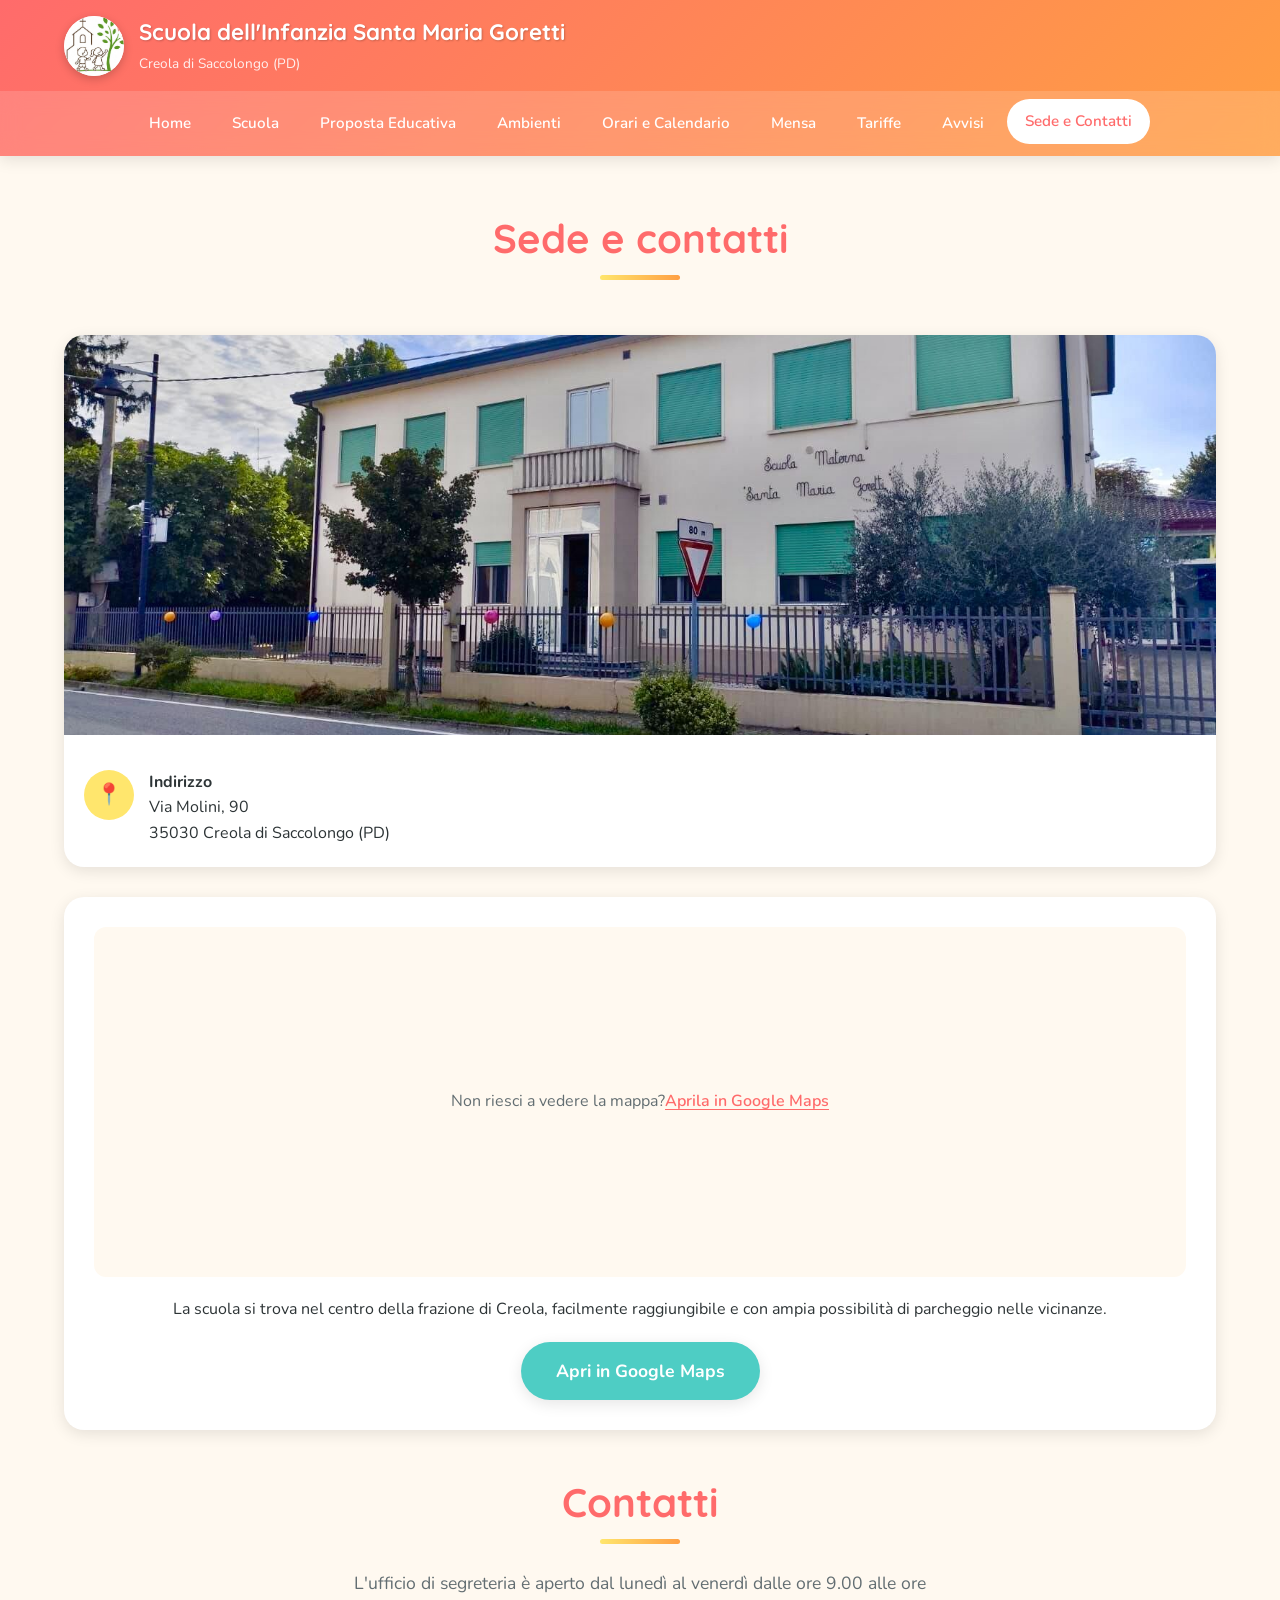
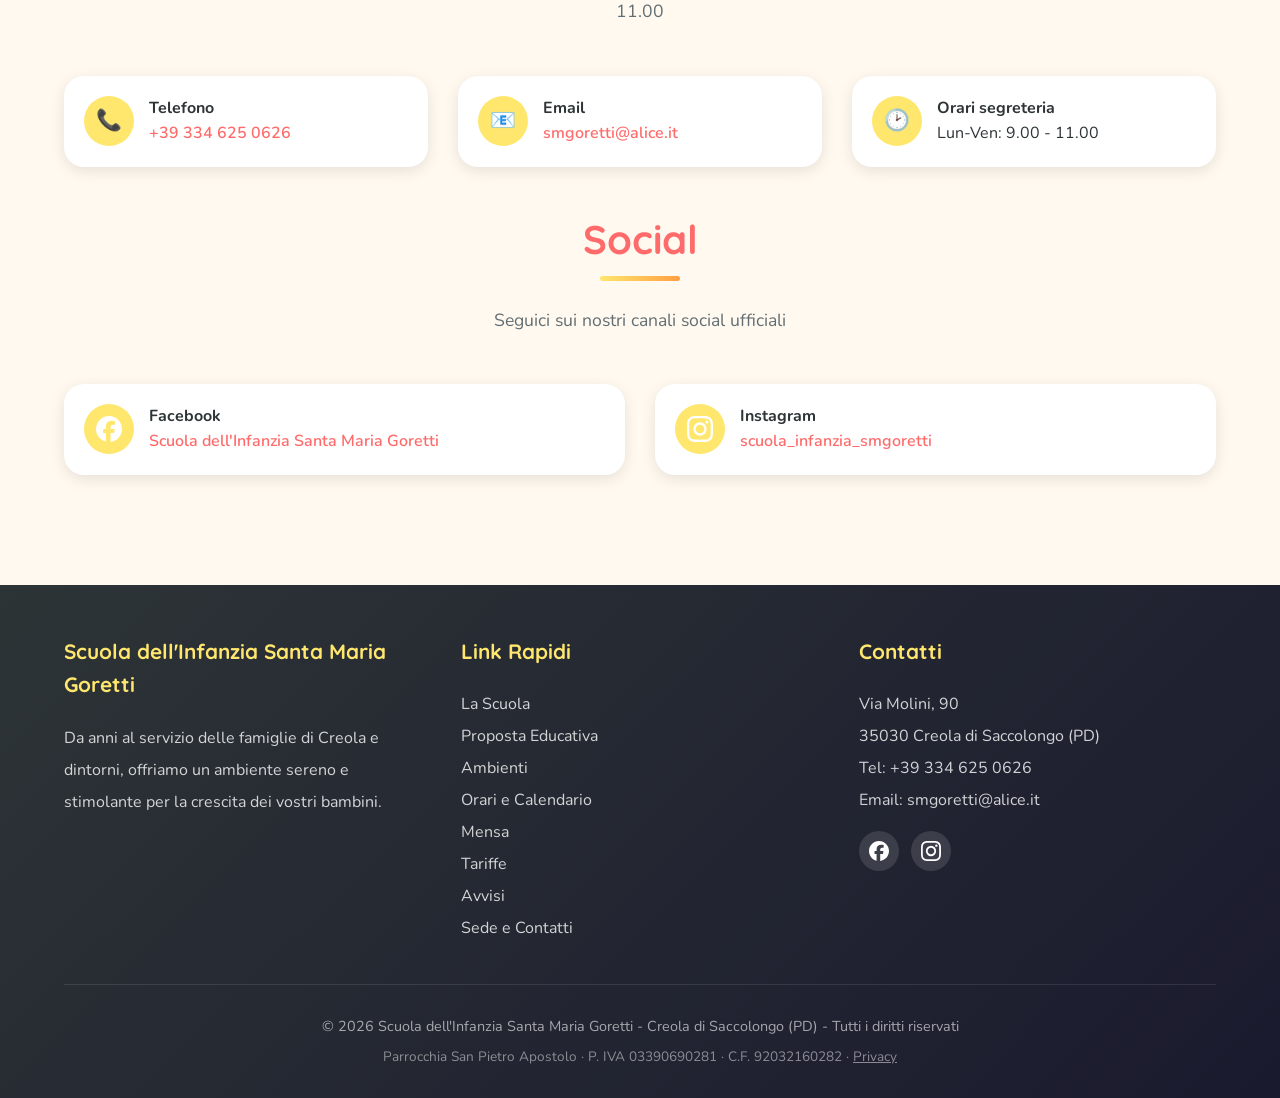
<file: sede_e_contatti.html>
<!DOCTYPE html>
<html lang="it">
<head>
    <meta charset="UTF-8">
    <meta name="viewport" content="width=device-width, initial-scale=1.0">
    <meta name="description" content="Sede e contatti della Scuola dell'Infanzia Santa Maria Goretti a Creola di Saccolongo (Padova). Indirizzo, telefono, email, orari di segreteria e social.">
    <meta name="robots" content="index, follow">
    <meta property="og:title" content="Sede e Contatti - Scuola dell'Infanzia Santa Maria Goretti, Creola di Saccolongo (PD)">
    <meta property="og:description" content="Indirizzo, recapiti telefonici, email e orari di segreteria della scuola materna Santa Maria Goretti a Creola di Saccolongo (Padova).">
    <meta property="og:type" content="website">
    <meta property="og:locale" content="it_IT">
    <meta property="og:url" content="https://www.scuolainfanziacreola.it/sede_e_contatti.html">
    <meta property="og:image" content="https://www.scuolainfanziacreola.it/assets/images/ambienti/scuola.jpg">
    <meta name="twitter:card" content="summary_large_image">
    <title>Contatti | Scuola Infanzia Santa Maria Goretti Creola (PD)</title>
    <link rel="canonical" href="https://www.scuolainfanziacreola.it/sede_e_contatti.html">
    <link rel="icon" href="assets/images/favicon.ico" sizes="any">
    <link rel="icon" type="image/png" sizes="32x32" href="assets/images/favicon-32x32.png">
    <link rel="icon" type="image/png" sizes="16x16" href="assets/images/favicon-16x16.png">
    <link rel="apple-touch-icon" href="assets/images/apple-touch-icon.png">
    <link rel="stylesheet" href="style.css?v=8">
</head>
<body>
    <!-- Header -->
    <header>
        <div class="header-top">
            <a href="index.html" class="logo">
                <div class="logo-img">
                    <img src="assets/images/logo_scuola.jpg" alt="Logo Scuola dell'Infanzia Santa Maria Goretti">
                </div>
                <div class="logo-text">
                    <span class="logo-nome"><span class="logo-riga">Scuola&nbsp;dell'Infanzia</span> <span class="logo-riga">Santa&nbsp;Maria&nbsp;Goretti</span></span>
                    <span>Creola di Saccolongo (PD)</span>
                </div>
            </a>
            <button class="menu-toggle" onclick="toggleMenu()">&#9776;</button>
        </div>
        <nav id="main-nav">
            <ul>
                <li><a href="index.html">Home</a></li>
                <li><a href="scuola.html">Scuola</a></li>
                <li><a href="proposta_educativa.html">Proposta Educativa</a></li>
                <li><a href="ambienti.html">Ambienti</a></li>
                <li><a href="orari_calendario.html">Orari e Calendario</a></li>
                <li><a href="mensa.html">Mensa</a></li>
                <li><a href="tariffe.html">Tariffe</a></li>
                <!-- MODULI NASCOSTI: <li><a href="moduli.html">Moduli</a></li> -->
                <li><a href="avvisi.html">Avvisi</a></li>
                <li><a href="sede_e_contatti.html" class="active">Sede e Contatti</a></li>
            </ul>
        </nav>
    </header>

    <!-- Contenuto principale -->
    <main>
        <!-- Sede -->
        <section>
            <div class="page-title">
                <h1>Sede e contatti</h1>
            </div>

            <div class="contatti-grid">
                <div class="contatto-item contatto-item-con-foto">
                    <img src="assets/images/ambienti/scuola.jpg" class="contatto-foto" alt="La scuola vista dalla strada, con il nome scritto sulla facciata e il cancello d'ingresso su Via Molini" loading="lazy">
                    <div class="contatto-riga">
                        <div class="contatto-icon">&#128205;</div>
                        <div>
                            <h4>Indirizzo</h4>
                            <p>Via Molini, 90<br>35030 Creola di Saccolongo (PD)</p>
                        </div>
                    </div>
                </div>
            </div>

            <!-- Mappa Google Maps -->
            <div class="info-box mt-30 text-center">
                <div class="mappa" data-mappa-riserva="https://www.openstreetmap.org/export/embed.html?bbox=11.7313%2C45.4095%2C11.7453%2C45.4155&amp;layer=mapnik&amp;marker=45.412499%2C11.738311">
                    <p class="mappa-fallback">Non riesci a vedere la mappa? <a href="https://maps.app.goo.gl/u2gAtcC86W323Mz97" target="_blank" rel="noopener">Aprila in Google Maps</a></p>
                    <iframe src="https://www.google.com/maps/embed?pb=!1m18!1m12!1m3!1d2800.8432875467474!2d11.738311376825473!3d45.41249963688596!2m3!1f0!2f0!3f0!3m2!1i1024!2i768!4f13.1!3m3!1m2!1s0x477f2703031e504f%3A0x4450a275054c17ba!2sScuola%20materna%20Santa%20Maria%20Goretti-Creola!5e0!3m2!1sit!2sit!4v1769269169276!5m2!1sit!2sit" allowfullscreen="" allow="fullscreen" referrerpolicy="no-referrer-when-downgrade" title="Mappa della Scuola dell'Infanzia Santa Maria Goretti a Creola di Saccolongo"></iframe>
                </div>
                <p class="mt-20">La scuola si trova nel centro della frazione di Creola, facilmente raggiungibile e con ampia possibilità di parcheggio nelle vicinanze.</p>
                <a href="https://maps.app.goo.gl/u2gAtcC86W323Mz97" class="btn btn-secondario mt-20" target="_blank" rel="noopener">Apri in Google Maps</a>
            </div>
        </section>

        <!-- Contatti -->
        <section class="mt-40" id="contatti">
            <div class="page-title">
                <h2>Contatti</h2>
                <p>L'ufficio di segreteria è aperto dal lunedì al venerdì dalle ore 9.00 alle ore 11.00</p>
            </div>

            <div class="contatti-grid">
                <div class="contatto-item">
                    <div class="contatto-icon">&#128222;</div>
                    <div>
                        <h4>Telefono</h4>
                        <p><a href="tel:+393346250626">+39 334 625 0626</a></p>
                    </div>
                </div>

                <div class="contatto-item">
                    <div class="contatto-icon">&#128231;</div>
                    <div>
                        <h4>Email</h4>
                        <p><a href="mailto:smgoretti@alice.it">smgoretti@alice.it</a></p>
                    </div>
                </div>

                <div class="contatto-item">
                    <div class="contatto-icon">&#128337;</div>
                    <div>
                        <h4>Orari segreteria</h4>
                        <p>Lun-Ven: 9.00 - 11.00</p>
                    </div>
                </div>

            </div>
        </section>

        <!-- Social -->
        <section class="mt-40">
            <div class="page-title">
                <h2>Social</h2>
                <p>Seguici sui nostri canali social ufficiali</p>
            </div>

            <div class="contatti-grid">
                <div class="contatto-item">
                    <div class="contatto-icon contatto-icon-facebook">
                        <svg viewBox="0 0 24 24" role="img" aria-label="Logo Facebook" focusable="false">
                            <path d="M9.101 23.691v-7.98H6.627v-3.667h2.474v-1.58c0-4.085 1.848-5.978 5.858-5.978.401 0 .955.042 1.468.103a8.68 8.68 0 0 1 1.141.195v3.325a8.623 8.623 0 0 0-.653-.036 26.805 26.805 0 0 0-.733-.009c-.707 0-1.259.096-1.675.309a1.686 1.686 0 0 0-.679.622c-.258.42-.374.995-.374 1.752v1.297h3.919l-.386 2.103-.287 1.564h-3.246v8.245C19.396 23.238 24 18.179 24 12.044c0-6.627-5.373-12-12-12s-12 5.373-12 12c0 5.628 3.874 10.35 9.101 11.647Z"/>
                        </svg>
                    </div>
                    <div>
                        <h4>Facebook</h4>
                        <p><a href="https://www.facebook.com/infanziacreola/" target="_blank" rel="noopener">Scuola dell'Infanzia Santa Maria Goretti</a></p>
                    </div>
                </div>

                <div class="contatto-item">
                    <div class="contatto-icon contatto-icon-instagram">
                        <svg viewBox="0 0 24 24" role="img" aria-label="Logo Instagram" focusable="false">
                            <path d="M12 0C8.74 0 8.333.015 7.053.072 5.775.132 4.905.333 4.14.63c-.789.306-1.459.717-2.126 1.384S.935 3.35.63 4.14C.333 4.905.131 5.775.072 7.053.012 8.333 0 8.74 0 12s.015 3.667.072 4.947c.06 1.277.261 2.148.558 2.913.306.788.717 1.459 1.384 2.126.667.666 1.336 1.079 2.126 1.384.766.296 1.636.499 2.913.558C8.333 23.988 8.74 24 12 24s3.667-.015 4.947-.072c1.277-.06 2.148-.262 2.913-.558.788-.306 1.459-.718 2.126-1.384.666-.667 1.079-1.335 1.384-2.126.296-.765.499-1.636.558-2.913.06-1.28.072-1.687.072-4.947s-.015-3.667-.072-4.947c-.06-1.277-.262-2.149-.558-2.913-.306-.789-.718-1.459-1.384-2.126C21.319 1.347 20.651.935 19.86.63c-.765-.297-1.636-.499-2.913-.558C15.667.012 15.26 0 12 0zm0 2.16c3.203 0 3.585.016 4.85.071 1.17.055 1.805.249 2.227.415.562.217.96.477 1.382.896.419.42.679.819.896 1.381.164.422.36 1.057.413 2.227.057 1.266.07 1.646.07 4.85s-.015 3.585-.074 4.85c-.061 1.17-.256 1.805-.421 2.227-.224.562-.479.96-.899 1.382-.419.419-.824.679-1.38.896-.42.164-1.065.36-2.235.413-1.274.057-1.649.07-4.859.07-3.211 0-3.586-.015-4.859-.074-1.171-.061-1.816-.256-2.236-.421-.569-.224-.96-.479-1.379-.899-.421-.419-.69-.824-.9-1.38-.165-.42-.359-1.065-.42-2.235-.045-1.26-.061-1.649-.061-4.844 0-3.196.016-3.586.061-4.861.061-1.17.255-1.814.42-2.234.21-.57.479-.96.9-1.381.419-.419.81-.689 1.379-.898.42-.166 1.051-.361 2.221-.421 1.275-.045 1.65-.06 4.859-.06l.045.03zm0 3.678a6.162 6.162 0 100 12.324 6.162 6.162 0 000-12.324zM12 16c-2.21 0-4-1.79-4-4s1.79-4 4-4 4 1.79 4 4-1.79 4-4 4zm7.846-10.405a1.441 1.441 0 01-2.881 0 1.44 1.44 0 012.881 0z"/>
                        </svg>
                    </div>
                    <div>
                        <h4>Instagram</h4>
                        <p><a href="https://www.instagram.com/scuola_infanzia_smgoretti" target="_blank" rel="noopener">scuola_infanzia_smgoretti</a></p>
                    </div>
                </div>
            </div>
        </section>
    </main>

    <!-- Footer -->
    <footer>
        <div class="footer-content">
            <div class="footer-section">
                <h4>Scuola dell'Infanzia Santa Maria Goretti</h4>
                <p>Da anni al servizio delle famiglie di Creola e dintorni, offriamo un ambiente sereno e stimolante per la crescita dei vostri bambini.</p>
            </div>

            <div class="footer-section">
                <h4>Link Rapidi</h4>
                <a href="scuola.html">La Scuola</a><br>
                <a href="proposta_educativa.html">Proposta Educativa</a><br>
                <a href="ambienti.html">Ambienti</a><br>
                <a href="orari_calendario.html">Orari e Calendario</a><br>
                <a href="mensa.html">Mensa</a><br>
                <a href="tariffe.html">Tariffe</a><br>
                <!-- MODULI NASCOSTI: <a href="moduli.html">Modulistica</a><br> -->
                <a href="avvisi.html">Avvisi</a><br>
                <a href="sede_e_contatti.html">Sede e Contatti</a>
            </div>

            <div class="footer-section">
                <h4>Contatti</h4>
                <p>Via Molini, 90<br>
                35030 Creola di Saccolongo (PD)<br>
                Tel: <a href="tel:+393346250626">+39 334 625 0626</a><br>
                Email: <a href="mailto:smgoretti@alice.it">smgoretti@alice.it</a></p>
                <div class="footer-social">
                    <a href="https://www.facebook.com/infanziacreola/" class="social-facebook" target="_blank" rel="noopener" aria-label="Seguici su Facebook">
                        <svg viewBox="0 0 24 24" role="img" aria-hidden="true" focusable="false">
                            <path d="M9.101 23.691v-7.98H6.627v-3.667h2.474v-1.58c0-4.085 1.848-5.978 5.858-5.978.401 0 .955.042 1.468.103a8.68 8.68 0 0 1 1.141.195v3.325a8.623 8.623 0 0 0-.653-.036 26.805 26.805 0 0 0-.733-.009c-.707 0-1.259.096-1.675.309a1.686 1.686 0 0 0-.679.622c-.258.42-.374.995-.374 1.752v1.297h3.919l-.386 2.103-.287 1.564h-3.246v8.245C19.396 23.238 24 18.179 24 12.044c0-6.627-5.373-12-12-12s-12 5.373-12 12c0 5.628 3.874 10.35 9.101 11.647Z"/>
                        </svg>
                    </a>
                    <a href="https://www.instagram.com/scuola_infanzia_smgoretti" class="social-instagram" target="_blank" rel="noopener" aria-label="Seguici su Instagram">
                        <svg viewBox="0 0 24 24" role="img" aria-hidden="true" focusable="false">
                            <path d="M12 0C8.74 0 8.333.015 7.053.072 5.775.132 4.905.333 4.14.63c-.789.306-1.459.717-2.126 1.384S.935 3.35.63 4.14C.333 4.905.131 5.775.072 7.053.012 8.333 0 8.74 0 12s.015 3.667.072 4.947c.06 1.277.261 2.148.558 2.913.306.788.717 1.459 1.384 2.126.667.666 1.336 1.079 2.126 1.384.766.296 1.636.499 2.913.558C8.333 23.988 8.74 24 12 24s3.667-.015 4.947-.072c1.277-.06 2.148-.262 2.913-.558.788-.306 1.459-.718 2.126-1.384.666-.667 1.079-1.335 1.384-2.126.296-.765.499-1.636.558-2.913.06-1.28.072-1.687.072-4.947s-.015-3.667-.072-4.947c-.06-1.277-.262-2.149-.558-2.913-.306-.789-.718-1.459-1.384-2.126C21.319 1.347 20.651.935 19.86.63c-.765-.297-1.636-.499-2.913-.558C15.667.012 15.26 0 12 0zm0 2.16c3.203 0 3.585.016 4.85.071 1.17.055 1.805.249 2.227.415.562.217.96.477 1.382.896.419.42.679.819.896 1.381.164.422.36 1.057.413 2.227.057 1.266.07 1.646.07 4.85s-.015 3.585-.074 4.85c-.061 1.17-.256 1.805-.421 2.227-.224.562-.479.96-.899 1.382-.419.419-.824.679-1.38.896-.42.164-1.065.36-2.235.413-1.274.057-1.649.07-4.859.07-3.211 0-3.586-.015-4.859-.074-1.171-.061-1.816-.256-2.236-.421-.569-.224-.96-.479-1.379-.899-.421-.419-.69-.824-.9-1.38-.165-.42-.359-1.065-.42-2.235-.045-1.26-.061-1.649-.061-4.844 0-3.196.016-3.586.061-4.861.061-1.17.255-1.814.42-2.234.21-.57.479-.96.9-1.381.419-.419.81-.689 1.379-.898.42-.166 1.051-.361 2.221-.421 1.275-.045 1.65-.06 4.859-.06l.045.03zm0 3.678a6.162 6.162 0 100 12.324 6.162 6.162 0 000-12.324zM12 16c-2.21 0-4-1.79-4-4s1.79-4 4-4 4 1.79 4 4-1.79 4-4 4zm7.846-10.405a1.441 1.441 0 01-2.881 0 1.44 1.44 0 012.881 0z"/>
                        </svg>
                    </a>
                </div>
            </div>
        </div>

        <div class="footer-bottom">
            <p>&copy; <span id="anno-corrente">2026</span> Scuola dell'Infanzia Santa Maria Goretti - Creola di Saccolongo (PD) - Tutti i diritti riservati</p>
            <p class="footer-dati-fiscali">Parrocchia San Pietro Apostolo &middot; P. IVA 03390690281 &middot; C.F. 92032160282 &middot; <a href="privacy.html" style="color: inherit;">Privacy</a></p>
        </div>
    </footer>

    <script>
        function toggleMenu() {
            document.getElementById('main-nav').classList.toggle('active');
        }

        // Anno del copyright sempre aggiornato; il valore scritto nell'HTML
        // resta come riserva se JavaScript non è disponibile.
        (function () {
            var anno = document.getElementById('anno-corrente');
            if (anno) anno.textContent = new Date().getFullYear();
        })();

        // La mappa di Google viene rimossa o bloccata da diversi browser mobili
        // (protezioni anti-tracciamento, ad-blocker). In quel caso subentra
        // automaticamente la stessa mappa servita da OpenStreetMap.
        (function () {
            var contenitore = document.querySelector('.mappa[data-mappa-riserva]');
            if (!contenitore) return;

            var iframe = contenitore.querySelector('iframe');
            if (!iframe) { mostraRiserva(); return; }

            var caricata = false;
            var sostituita = false;

            iframe.addEventListener('load', function () { caricata = true; });
            iframe.addEventListener('error', mostraRiserva);

            // Dopo qualche secondo verifica se la mappa è davvero comparsa
            setTimeout(function () {
                var rimossa = !document.body.contains(iframe);
                var invisibile = !rimossa && iframe.offsetHeight === 0;
                if (rimossa || invisibile || !caricata) mostraRiserva();
            }, 4000);

            function mostraRiserva() {
                if (sostituita) return;
                sostituita = true;
                var titolo = iframe ? iframe.getAttribute('title') : 'Mappa della scuola';
                if (iframe && iframe.parentNode) iframe.parentNode.removeChild(iframe);
                var riserva = document.createElement('iframe');
                riserva.src = contenitore.getAttribute('data-mappa-riserva');
                riserva.title = titolo;
                contenitore.appendChild(riserva);
            }
        })();
    </script>
</body>
</html>
</file>
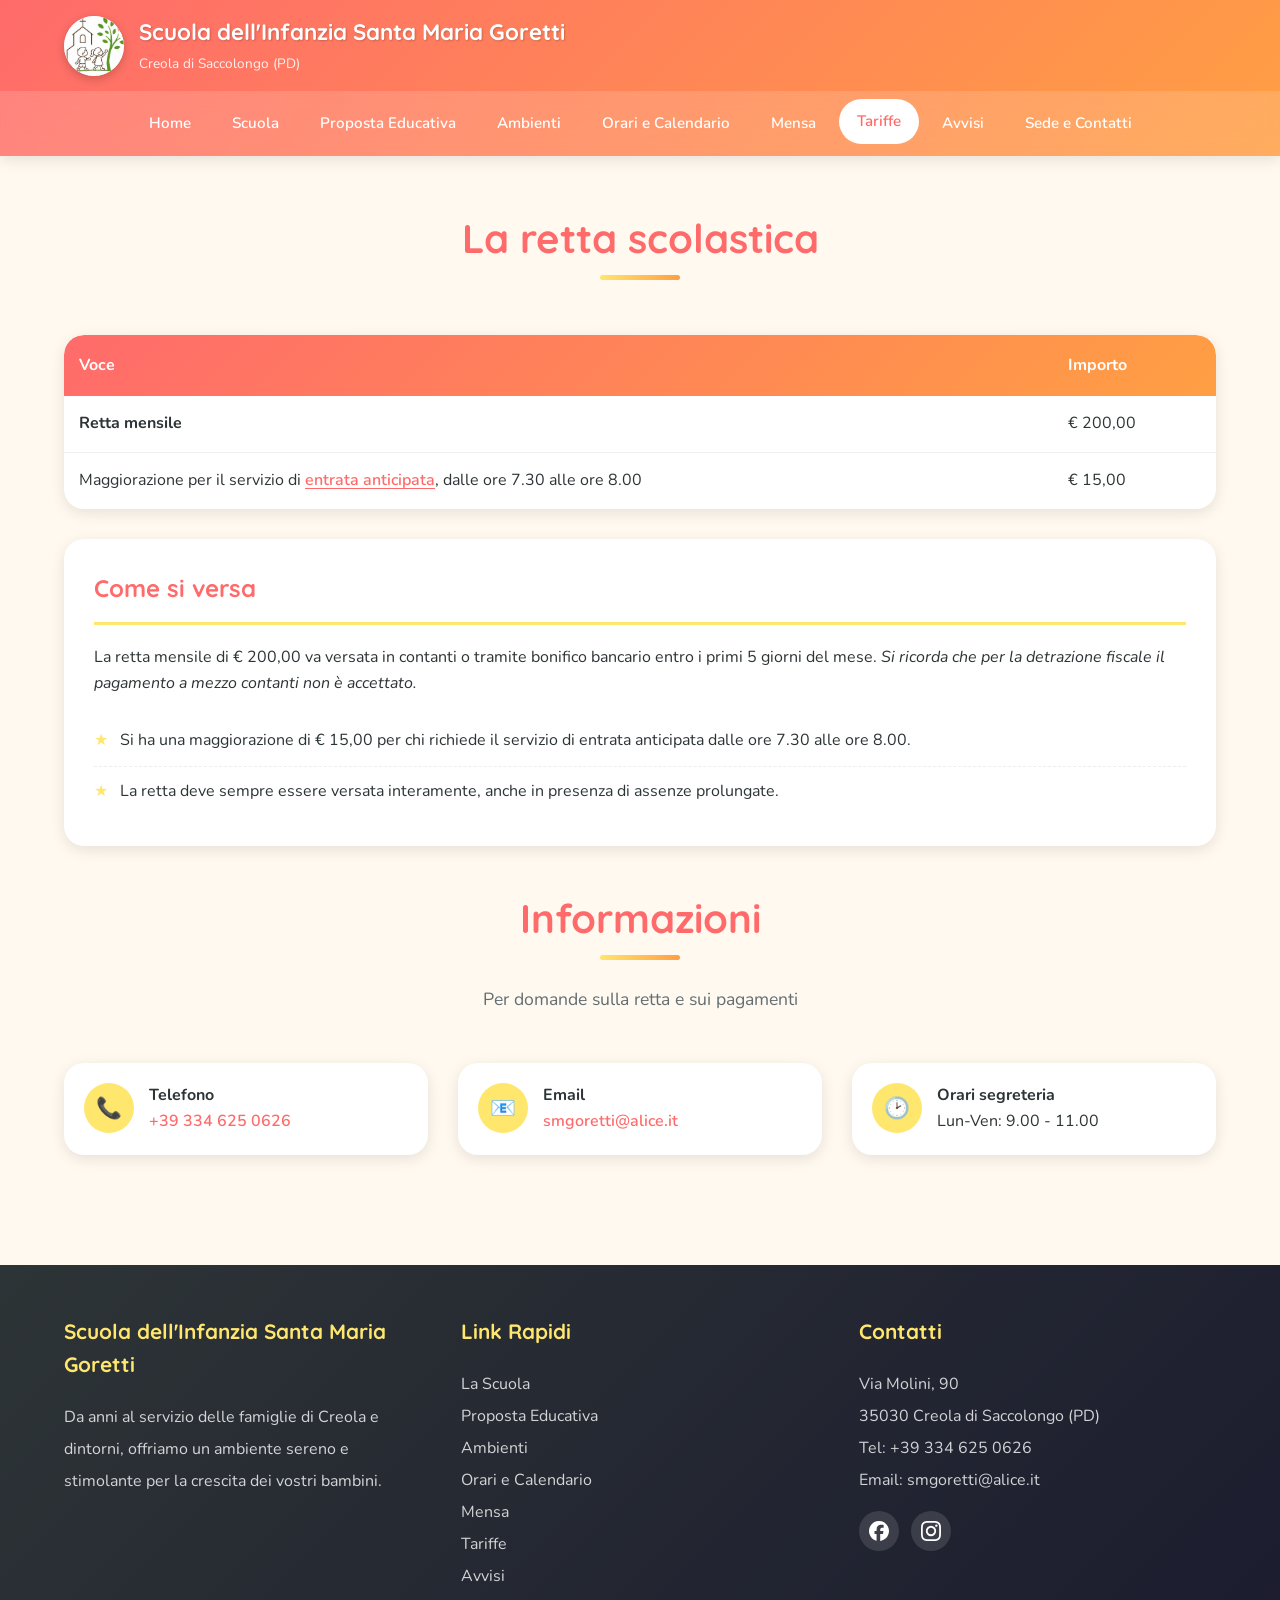
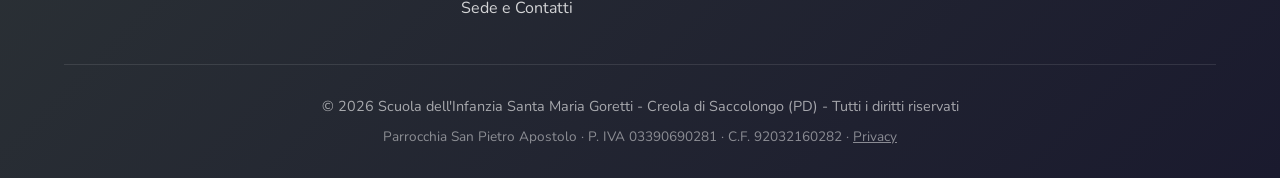
<file: tariffe.html>
<!DOCTYPE html>
<html lang="it">
<head>
    <meta charset="UTF-8">
    <meta name="viewport" content="width=device-width, initial-scale=1.0">
    <meta name="description" content="Rette e tariffe della Scuola dell'Infanzia Santa Maria Goretti a Creola di Saccolongo (Padova). Retta mensile, entrata anticipata e modalità di pagamento.">
    <meta name="robots" content="index, follow">
    <meta property="og:title" content="Rette e tariffe - Scuola dell'Infanzia Santa Maria Goretti, Creola di Saccolongo (PD)">
    <meta property="og:description" content="Retta mensile, servizio di entrata anticipata e modalità di pagamento della scuola materna Santa Maria Goretti a Creola di Saccolongo (Padova).">
    <meta property="og:type" content="website">
    <meta property="og:locale" content="it_IT">
    <meta property="og:url" content="https://www.scuolainfanziacreola.it/tariffe.html">
    <meta property="og:image" content="https://www.scuolainfanziacreola.it/assets/images/ambienti/facciata_scuola.jpg">
    <meta name="twitter:card" content="summary_large_image">
    <title>Rette e tariffe | Scuola Infanzia Creola di Saccolongo</title>
    <link rel="canonical" href="https://www.scuolainfanziacreola.it/tariffe.html">
    <link rel="icon" href="assets/images/favicon.ico" sizes="any">
    <link rel="icon" type="image/png" sizes="32x32" href="assets/images/favicon-32x32.png">
    <link rel="icon" type="image/png" sizes="16x16" href="assets/images/favicon-16x16.png">
    <link rel="apple-touch-icon" href="assets/images/apple-touch-icon.png">
    <link rel="stylesheet" href="style.css?v=8">
</head>
<body>
    <!-- Header -->
    <header>
        <div class="header-top">
            <a href="index.html" class="logo">
                <div class="logo-img">
                    <img src="assets/images/logo_scuola.jpg" alt="Logo Scuola dell'Infanzia Santa Maria Goretti">
                </div>
                <div class="logo-text">
                    <span class="logo-nome"><span class="logo-riga">Scuola&nbsp;dell'Infanzia</span> <span class="logo-riga">Santa&nbsp;Maria&nbsp;Goretti</span></span>
                    <span>Creola di Saccolongo (PD)</span>
                </div>
            </a>
            <button class="menu-toggle" onclick="toggleMenu()">&#9776;</button>
        </div>
        <nav id="main-nav">
            <ul>
                <li><a href="index.html">Home</a></li>
                <li><a href="scuola.html">Scuola</a></li>
                <li><a href="proposta_educativa.html">Proposta Educativa</a></li>
                <li><a href="ambienti.html">Ambienti</a></li>
                <li><a href="orari_calendario.html">Orari e Calendario</a></li>
                <li><a href="mensa.html">Mensa</a></li>
                <li><a href="tariffe.html" class="active">Tariffe</a></li>
                <!-- MODULI NASCOSTI: <li><a href="moduli.html">Moduli</a></li> -->
                <li><a href="avvisi.html">Avvisi</a></li>
                <li><a href="sede_e_contatti.html">Sede e Contatti</a></li>
            </ul>
        </nav>
    </header>

    <!-- Contenuto principale -->
    <main>
        <!-- A. La retta scolastica -->
        <section>
            <div class="page-title">
                <h1>La retta scolastica</h1>
            </div>

            <div class="tabella-scroll">
            <table class="tabella">
                <thead>
                    <tr>
                        <th>Voce</th>
                        <th>Importo</th>
                    </tr>
                </thead>
                <tbody>
                    <tr>
                        <td><strong>Retta mensile</strong></td>
                        <td>&euro; 200,00</td>
                    </tr>
                    <tr>
                        <td>Maggiorazione per il servizio di <a href="orari_calendario.html#orari">entrata anticipata</a>, dalle ore 7.30 alle ore 8.00</td>
                        <td>&euro; 15,00</td>
                    </tr>
                </tbody>
            </table>
            </div>

            <div class="info-box">
                <h3>Come si versa</h3>
                <p>La retta mensile di &euro; 200,00 va versata in contanti o tramite bonifico bancario entro i primi 5 giorni del mese. <em>Si ricorda che per la detrazione fiscale il pagamento a mezzo contanti non è accettato.</em></p>
                <ul class="mt-20">
                    <li>Si ha una maggiorazione di € 15,00 per chi richiede il servizio di entrata anticipata dalle ore 7.30 alle ore 8.00.</li>
                    <li>La retta deve sempre essere versata interamente, anche in presenza di assenze prolungate.</li>
                </ul>
            </div>
        </section>

        <!-- B. Informazioni -->
        <section class="mt-40">
            <div class="page-title">
                <h2>Informazioni</h2>
                <p>Per domande sulla retta e sui pagamenti</p>
            </div>

            <div class="contatti-grid">
                <div class="contatto-item">
                    <div class="contatto-icon">&#128222;</div>
                    <div>
                        <h4>Telefono</h4>
                        <p><a href="tel:+393346250626">+39 334 625 0626</a></p>
                    </div>
                </div>

                <div class="contatto-item">
                    <div class="contatto-icon">&#128231;</div>
                    <div>
                        <h4>Email</h4>
                        <p><a href="mailto:smgoretti@alice.it">smgoretti@alice.it</a></p>
                    </div>
                </div>

                <div class="contatto-item">
                    <div class="contatto-icon">&#128337;</div>
                    <div>
                        <h4>Orari segreteria</h4>
                        <p>Lun-Ven: 9.00 - 11.00</p>
                    </div>
                </div>
            </div>
        </section>
    </main>

    <!-- Footer -->
    <footer>
        <div class="footer-content">
            <div class="footer-section">
                <h4>Scuola dell'Infanzia Santa Maria Goretti</h4>
                <p>Da anni al servizio delle famiglie di Creola e dintorni, offriamo un ambiente sereno e stimolante per la crescita dei vostri bambini.</p>
            </div>

            <div class="footer-section">
                <h4>Link Rapidi</h4>
                <a href="scuola.html">La Scuola</a><br>
                <a href="proposta_educativa.html">Proposta Educativa</a><br>
                <a href="ambienti.html">Ambienti</a><br>
                <a href="orari_calendario.html">Orari e Calendario</a><br>
                <a href="mensa.html">Mensa</a><br>
                <a href="tariffe.html">Tariffe</a><br>
                <!-- MODULI NASCOSTI: <a href="moduli.html">Modulistica</a><br> -->
                <a href="avvisi.html">Avvisi</a><br>
                <a href="sede_e_contatti.html">Sede e Contatti</a>
            </div>

            <div class="footer-section">
                <h4>Contatti</h4>
                <p>Via Molini, 90<br>
                35030 Creola di Saccolongo (PD)<br>
                Tel: <a href="tel:+393346250626">+39 334 625 0626</a><br>
                Email: <a href="mailto:smgoretti@alice.it">smgoretti@alice.it</a></p>
                <div class="footer-social">
                    <a href="https://www.facebook.com/infanziacreola/" class="social-facebook" target="_blank" rel="noopener" aria-label="Seguici su Facebook">
                        <svg viewBox="0 0 24 24" role="img" aria-hidden="true" focusable="false">
                            <path d="M9.101 23.691v-7.98H6.627v-3.667h2.474v-1.58c0-4.085 1.848-5.978 5.858-5.978.401 0 .955.042 1.468.103a8.68 8.68 0 0 1 1.141.195v3.325a8.623 8.623 0 0 0-.653-.036 26.805 26.805 0 0 0-.733-.009c-.707 0-1.259.096-1.675.309a1.686 1.686 0 0 0-.679.622c-.258.42-.374.995-.374 1.752v1.297h3.919l-.386 2.103-.287 1.564h-3.246v8.245C19.396 23.238 24 18.179 24 12.044c0-6.627-5.373-12-12-12s-12 5.373-12 12c0 5.628 3.874 10.35 9.101 11.647Z"/>
                        </svg>
                    </a>
                    <a href="https://www.instagram.com/scuola_infanzia_smgoretti" class="social-instagram" target="_blank" rel="noopener" aria-label="Seguici su Instagram">
                        <svg viewBox="0 0 24 24" role="img" aria-hidden="true" focusable="false">
                            <path d="M12 0C8.74 0 8.333.015 7.053.072 5.775.132 4.905.333 4.14.63c-.789.306-1.459.717-2.126 1.384S.935 3.35.63 4.14C.333 4.905.131 5.775.072 7.053.012 8.333 0 8.74 0 12s.015 3.667.072 4.947c.06 1.277.261 2.148.558 2.913.306.788.717 1.459 1.384 2.126.667.666 1.336 1.079 2.126 1.384.766.296 1.636.499 2.913.558C8.333 23.988 8.74 24 12 24s3.667-.015 4.947-.072c1.277-.06 2.148-.262 2.913-.558.788-.306 1.459-.718 2.126-1.384.666-.667 1.079-1.335 1.384-2.126.296-.765.499-1.636.558-2.913.06-1.28.072-1.687.072-4.947s-.015-3.667-.072-4.947c-.06-1.277-.262-2.149-.558-2.913-.306-.789-.718-1.459-1.384-2.126C21.319 1.347 20.651.935 19.86.63c-.765-.297-1.636-.499-2.913-.558C15.667.012 15.26 0 12 0zm0 2.16c3.203 0 3.585.016 4.85.071 1.17.055 1.805.249 2.227.415.562.217.96.477 1.382.896.419.42.679.819.896 1.381.164.422.36 1.057.413 2.227.057 1.266.07 1.646.07 4.85s-.015 3.585-.074 4.85c-.061 1.17-.256 1.805-.421 2.227-.224.562-.479.96-.899 1.382-.419.419-.824.679-1.38.896-.42.164-1.065.36-2.235.413-1.274.057-1.649.07-4.859.07-3.211 0-3.586-.015-4.859-.074-1.171-.061-1.816-.256-2.236-.421-.569-.224-.96-.479-1.379-.899-.421-.419-.69-.824-.9-1.38-.165-.42-.359-1.065-.42-2.235-.045-1.26-.061-1.649-.061-4.844 0-3.196.016-3.586.061-4.861.061-1.17.255-1.814.42-2.234.21-.57.479-.96.9-1.381.419-.419.81-.689 1.379-.898.42-.166 1.051-.361 2.221-.421 1.275-.045 1.65-.06 4.859-.06l.045.03zm0 3.678a6.162 6.162 0 100 12.324 6.162 6.162 0 000-12.324zM12 16c-2.21 0-4-1.79-4-4s1.79-4 4-4 4 1.79 4 4-1.79 4-4 4zm7.846-10.405a1.441 1.441 0 01-2.881 0 1.44 1.44 0 012.881 0z"/>
                        </svg>
                    </a>
                </div>
            </div>
        </div>

        <div class="footer-bottom">
            <p>&copy; <span id="anno-corrente">2026</span> Scuola dell'Infanzia Santa Maria Goretti - Creola di Saccolongo (PD) - Tutti i diritti riservati</p>
            <p class="footer-dati-fiscali">Parrocchia San Pietro Apostolo &middot; P. IVA 03390690281 &middot; C.F. 92032160282 &middot; <a href="privacy.html" style="color: inherit;">Privacy</a></p>
        </div>
    </footer>

    <script>
        function toggleMenu() {
            document.getElementById('main-nav').classList.toggle('active');
        }

        // Anno del copyright sempre aggiornato; il valore scritto nell'HTML
        // resta come riserva se JavaScript non è disponibile.
        (function () {
            var anno = document.getElementById('anno-corrente');
            if (anno) anno.textContent = new Date().getFullYear();
        })();
    </script>
</body>
</html>
</file>
<file: style.css>
/* ====================================
   Scuola dell'Infanzia Santa Maria Goretti
   Stile giovanile, allegro e gioioso
   ==================================== */

/* Import Google Fonts - Font arrotondati e friendly */
@import url('https://fonts.googleapis.com/css2?family=Nunito:wght@400;600;700;800&family=Quicksand:wght@400;500;600;700&display=swap');

/* Variabili CSS */
:root {
    --colore-primario: #FF6B6B;      /* Rosso corallo */
    --colore-secondario: #4ECDC4;    /* Turchese */
    --colore-accento: #FFE66D;       /* Giallo sole */
    --colore-viola: #A06CD5;         /* Viola lavanda */
    --colore-arancione: #FF9F43;     /* Arancione */
    --colore-verde: #7ED957;         /* Verde prato */
    --colore-rosa: #FF85A1;          /* Rosa */
    --colore-azzurro: #74C0FC;       /* Azzurro cielo */

    --sfondo-chiaro: #FFF9F0;        /* Beige chiaro */
    --sfondo-card: #FFFFFF;
    --testo-scuro: #2D3436;
    --testo-chiaro: #636E72;

    --ombra: 0 4px 15px rgba(0, 0, 0, 0.1);
    --ombra-hover: 0 8px 25px rgba(0, 0, 0, 0.15);
    --bordo-radius: 20px;
    --bordo-radius-piccolo: 12px;
}

/* Reset e base */
* {
    margin: 0;
    padding: 0;
    box-sizing: border-box;
}

html {
    scroll-behavior: smooth;
}

body {
    font-family: 'Nunito', sans-serif;
    background-color: var(--sfondo-chiaro);
    color: var(--testo-scuro);
    line-height: 1.6;
    min-height: 100vh;
}

/* ====================================
   HEADER E NAVIGAZIONE
   ==================================== */
header {
    background: linear-gradient(135deg, var(--colore-primario), var(--colore-arancione));
    padding: 0;
    position: sticky;
    top: 0;
    z-index: 1000;
    box-shadow: var(--ombra);
}

.header-top {
    display: flex;
    justify-content: space-between;
    align-items: center;
    padding: 15px 5%;
    flex-wrap: wrap;
    gap: 15px;
}

.logo {
    display: flex;
    align-items: center;
    gap: 15px;
    text-decoration: none;
    color: white;
}

.logo-img {
    width: 60px;
    height: 60px;
    min-width: 60px;
    min-height: 60px;
    background: white;
    border-radius: 50%;
    display: flex;
    align-items: center;
    justify-content: center;
    font-size: 28px;
    box-shadow: 0 3px 10px rgba(0,0,0,0.2);
    overflow: hidden;
    flex-shrink: 0;
}

.logo-img img {
    width: 100%;
    height: 100%;
    object-fit: cover;
    border-radius: 50%;
}

.logo-text .logo-nome {
    display: block;
    font-family: 'Quicksand', sans-serif;
    font-size: 1.4rem;
    font-weight: 700;
    text-shadow: 1px 1px 2px rgba(0,0,0,0.2);
}

.logo-riga {
    white-space: nowrap;
}

.logo-text > span:not(.logo-nome) {
    font-size: 0.85rem;
    opacity: 0.9;
}

/* Menu hamburger per mobile */
.menu-toggle {
    display: none;
    background: white;
    border: none;
    padding: 10px 15px;
    border-radius: var(--bordo-radius-piccolo);
    cursor: pointer;
    font-size: 1.5rem;
}

/* Navigazione */
nav {
    background: rgba(255, 255, 255, 0.15);
    backdrop-filter: blur(10px);
}

nav ul {
    display: flex;
    justify-content: center;
    flex-wrap: wrap;
    list-style: none;
    padding: 10px 5%;
    gap: 5px;
}

nav ul li a {
    display: block;
    padding: 10px 18px;
    color: white;
    text-decoration: none;
    font-weight: 600;
    font-size: 0.95rem;
    border-radius: 25px;
    transition: all 0.3s ease;
}

nav ul li a:hover,
nav ul li a.active {
    background: white;
    color: var(--colore-primario);
    transform: translateY(-2px);
}

/* ====================================
   HERO SECTION
   ==================================== */
.hero {
    background-color: var(--colore-secondario); /* colore di riserva se l'immagine non carica */
    background-image: url('assets/images/ambienti/scuola.jpg');
    background-size: cover;
    background-position: center;
    background-repeat: no-repeat;
    padding: 80px 5%;
    text-align: center;
    color: white;
    position: relative;
    overflow: hidden;
}

/* Velo concentrato sulla fascia orizzontale del testo, trasparente sopra e sotto.
   Volutamente SENZA variazione orizzontale: un velo ellittico dava più luce,
   ma la sua sfumatura laterale si vedeva come un'ombra sull'intonaco chiaro
   a destra del titolo, dove la foto è piatta e non ha texture che la mascheri. */
.hero::before {
    content: '';
    position: absolute;
    inset: 0;
    background: linear-gradient(to bottom,
                rgba(0, 0, 0, 0) 0%,
                rgba(0, 0, 0, 0.08) 15%,
                rgba(0, 0, 0, 0.21) 30%,
                rgba(0, 0, 0, 0.30) 48%,
                rgba(0, 0, 0, 0.19) 70%,
                rgba(0, 0, 0, 0.06) 85%,
                rgba(0, 0, 0, 0) 100%);
}

.hero-content {
    position: relative;
    z-index: 1;
    max-width: 800px;
    margin: 0 auto;
}

.hero h1,
.hero h2 {
    font-family: 'Quicksand', sans-serif;
    font-size: 2.5rem;
    font-weight: 700;
    margin-bottom: 20px;
    text-shadow: 0 2px 4px rgba(0, 0, 0, 0.85),
                 0 0 10px rgba(0, 0, 0, 0.8);
}

.hero p {
    font-size: 1.2rem;
    margin-bottom: 30px;
    text-shadow: 0 2px 4px rgba(0, 0, 0, 0.85),
                 0 0 10px rgba(0, 0, 0, 0.8);
}

.btn {
    display: inline-block;
    padding: 15px 35px;
    background: white;
    color: var(--colore-primario);
    text-decoration: none;
    font-weight: 700;
    font-size: 1.1rem;
    border-radius: 50px;
    transition: all 0.3s ease;
    box-shadow: var(--ombra);
}

.btn:hover {
    transform: translateY(-3px);
    box-shadow: var(--ombra-hover);
}

.btn-primario {
    background: var(--colore-primario);
    color: white;
}

.btn-secondario {
    background: var(--colore-secondario);
    color: white;
}

/* ====================================
   CONTENUTO PRINCIPALE
   ==================================== */
main {
    padding: 50px 5%;
    max-width: 1400px;
    margin: 0 auto;
}

.page-title {
    text-align: center;
    margin-bottom: 50px;
}

.page-title h1,
.page-title h2 {
    font-family: 'Quicksand', sans-serif;
    font-size: 2.5rem;
    font-weight: 700;
    color: var(--colore-primario);
    margin-bottom: 15px;
    position: relative;
    display: inline-block;
}

.page-title h1::after,
.page-title h2::after {
    content: '';
    position: absolute;
    bottom: -10px;
    left: 50%;
    transform: translateX(-50%);
    width: 80px;
    height: 5px;
    background: linear-gradient(90deg, var(--colore-accento), var(--colore-arancione));
    border-radius: 5px;
}

.page-title p {
    color: var(--testo-chiaro);
    font-size: 1.1rem;
    max-width: 600px;
    margin: 20px auto 0;
}

/* ====================================
   CARDS E SEZIONI
   ==================================== */
.cards-grid {
    display: grid;
    grid-template-columns: repeat(auto-fit, minmax(300px, 1fr));
    gap: 30px;
    margin-top: 40px;
}

.card {
    background: var(--sfondo-card);
    border-radius: var(--bordo-radius);
    overflow: hidden;
    box-shadow: var(--ombra);
    transition: all 0.3s ease;
}

.card:hover {
    transform: translateY(-8px);
    box-shadow: var(--ombra-hover);
}

.card-img {
    width: 100%;
    height: 200px;
    object-fit: cover;
    background: linear-gradient(135deg, var(--colore-azzurro), var(--colore-secondario));
}

/* Sposta il ritaglio verso il basso, per foto verticali il cui soggetto sta in fondo */
.card-img-basso {
    object-position: center 85%;
}

/* Sposta il ritaglio verso l'alto, per foto verticali il cui soggetto sta in cima */
.card-img-alto {
    object-position: center top;
}

.card-content {
    padding: 25px;
}

.card-content h3 {
    font-family: 'Quicksand', sans-serif;
    font-size: 1.4rem;
    color: var(--colore-primario);
    margin-bottom: 12px;
}

.card-content p {
    color: var(--testo-chiaro);
    margin-bottom: 20px;
}

.card-link {
    display: inline-flex;
    align-items: center;
    gap: 8px;
    color: var(--colore-secondario);
    font-weight: 600;
    text-decoration: none;
    transition: gap 0.3s ease;
}

.card-link:hover {
    gap: 12px;
}

/* Sezione con sfondo colorato */
.section-colorata {
    background: linear-gradient(135deg, var(--colore-viola), var(--colore-rosa));
    padding: 60px 5%;
    margin: 50px 0;
    border-radius: var(--bordo-radius);
    color: white;
    text-align: center;
}

.section-colorata h3 {
    font-family: 'Quicksand', sans-serif;
    font-size: 2rem;
    margin-bottom: 20px;
}

/* Numero dell'errore nella pagina 404 */
.errore-404 {
    font-family: 'Quicksand', sans-serif;
    font-size: 6rem;
    font-weight: 700;
    line-height: 1;
    letter-spacing: 4px;
    margin-bottom: 10px;
    text-shadow: 0 4px 12px rgba(0, 0, 0, 0.2);
}

/* ====================================
   CITAZIONE
   ==================================== */
.citazione {
    position: relative;
    max-width: 900px;
    margin: 0 auto 50px;
    padding: 45px 40px 30px;
    background: white;
    border-left: 6px solid var(--colore-secondario);
    border-radius: var(--bordo-radius);
    box-shadow: var(--ombra);
}

.citazione::before {
    content: '\201C';
    position: absolute;
    top: 10px;
    left: 28px;
    font-family: 'Quicksand', sans-serif;
    font-size: 4rem;
    line-height: 1;
    color: var(--colore-accento);
}

.citazione blockquote p {
    font-family: 'Quicksand', sans-serif;
    font-size: 1.2rem;
    font-style: italic;
    line-height: 1.7;
    color: var(--testo-scuro);
}

.citazione figcaption {
    margin-top: 15px;
    text-align: right;
    font-weight: 700;
    color: var(--colore-primario);
}

/* ====================================
   INFO BOX E LISTE
   ==================================== */
.info-box {
    background: white;
    border-radius: var(--bordo-radius);
    padding: 30px;
    box-shadow: var(--ombra);
    margin-bottom: 30px;
}

.info-box h3 {
    font-family: 'Quicksand', sans-serif;
    color: var(--colore-primario);
    font-size: 1.5rem;
    margin-bottom: 20px;
    padding-bottom: 15px;
    border-bottom: 3px solid var(--colore-accento);
}

/* L'intestazione è fissa in cima: senza questo margine, saltando a un'ancora
   la sezione di destinazione finirebbe nascosta sotto al menu */
.info-box[id],
section[id] {
    scroll-margin-top: 150px;
}

.info-box ul {
    list-style: none;
}

/* Il testo scorre come un normale paragrafo, con la stellina a sbalzo:
   così grassetti e link restano nel flusso della frase */
.info-box ul li {
    position: relative;
    padding: 12px 0 12px 26px;
    border-bottom: 1px dashed #eee;
}

.info-box ul li:last-child {
    border-bottom: none;
}

.info-box ul li::before {
    content: '★';
    position: absolute;
    left: 0;
    top: 12px;
    color: var(--colore-accento);
    font-size: 1rem;
}

/* Link testuali dentro i contenuti, coordinati con la palette del sito.
   I pulsanti .btn sono esclusi: hanno già un loro stile. */
.info-box a:not(.btn),
.tabella a:not(.btn),
.avviso a:not(.btn) {
    color: var(--colore-primario);
    font-weight: 600;
    text-decoration: underline;
    text-underline-offset: 3px;
    transition: color 0.3s ease;
}

.info-box a:not(.btn):hover,
.tabella a:not(.btn):hover,
.avviso a:not(.btn):hover {
    color: var(--colore-arancione);
}

/* ====================================
   MAPPA INCORPORATA
   ==================================== */
.mappa {
    position: relative;
    border-radius: var(--bordo-radius-piccolo);
    overflow: hidden;
    background: var(--sfondo-chiaro);
    min-height: 350px;
}

/* Messaggio visibile solo se il browser blocca o rimuove l'iframe */
.mappa-fallback {
    position: absolute;
    inset: 0;
    z-index: 0;
    display: flex;
    align-items: center;
    justify-content: center;
    margin: 0;
    padding: 25px;
    text-align: center;
    color: var(--testo-chiaro);
}

.mappa iframe {
    position: relative;
    z-index: 1;
    display: block;
    width: 100%;
    height: 350px;
    border: 0;
}

@media (max-width: 480px) {
    .mappa,
    .mappa iframe {
        min-height: 280px;
        height: 280px;
    }
}

/* Contenitore scorrevole per tabelle larghe su schermi piccoli */
/* Con overflow-x questo diventa un contenitore di scorrimento, che ritaglia
   sui propri bordi dritti tutto ciò che sporge: l'ombra della tabella veniva
   tranciata ad angolo retto in basso. Ombra e arrotondamento stanno quindi qui,
   sul contenitore, che non è ritagliato da nessuno. */
.tabella-scroll {
    overflow-x: auto;
    margin-bottom: 30px;
    border-radius: var(--bordo-radius);
    box-shadow: var(--ombra);
}

.tabella-scroll .tabella {
    margin-bottom: 0;
    box-shadow: none;
}

/* Tabella per orari/tariffe */
.tabella {
    width: 100%;
    border-collapse: collapse;
    background: white;
    border-radius: var(--bordo-radius);
    overflow: hidden;
    box-shadow: var(--ombra);
}

.tabella thead {
    background: linear-gradient(135deg, var(--colore-primario), var(--colore-arancione));
    color: white;
}

.tabella th {
    padding: 18px 15px;
    text-align: left;
    font-weight: 700;
}

.tabella td {
    padding: 15px;
    border-bottom: 1px solid #f0f0f0;
}

.tabella td ul {
    list-style: none;
    margin: 0;
}

.tabella td ul li {
    padding: 3px 0;
}

.tabella td ul li::before {
    content: '\2022';
    color: var(--colore-secondario);
    font-weight: 700;
    margin-right: 8px;
}

.tabella tr:last-child td {
    border-bottom: none;
}

.tabella tbody tr:hover {
    background: var(--sfondo-chiaro);
}

/* ====================================
   AVVISI
   ==================================== */
.avviso {
    background: white;
    border-radius: var(--bordo-radius);
    padding: 25px;
    box-shadow: var(--ombra);
    margin-bottom: 20px;
    border-left: 5px solid var(--colore-primario);
    transition: transform 0.3s ease;
}

.avviso:hover {
    transform: translateX(5px);
}

.avviso-data {
    display: inline-block;
    background: var(--colore-accento);
    color: var(--testo-scuro);
    padding: 5px 15px;
    border-radius: 20px;
    font-size: 0.85rem;
    font-weight: 600;
    margin-bottom: 12px;
}

.avviso h3 {
    color: var(--colore-primario);
    margin-bottom: 10px;
}

.avviso-locandina {
    display: block;
    max-width: 420px;
    margin-top: 20px;
    border-radius: var(--bordo-radius-piccolo);
    overflow: hidden;
    box-shadow: var(--ombra);
    transition: transform 0.3s ease, box-shadow 0.3s ease;
}

.avviso-locandina:hover {
    transform: translateY(-3px);
    box-shadow: var(--ombra-hover);
}

.avviso-locandina img {
    display: block;
    width: 100%;
    height: auto;
}

.avviso-importante {
    border-left-color: var(--colore-primario);
    background: linear-gradient(90deg, rgba(255, 107, 107, 0.1), white);
}

/* ====================================
   GALLERY AMBIENTI
   ==================================== */
.gallery {
    display: grid;
    grid-template-columns: repeat(auto-fit, minmax(280px, 1fr));
    gap: 25px;
}

.gallery-item {
    position: relative;
    border-radius: var(--bordo-radius);
    overflow: hidden;
    box-shadow: var(--ombra);
    aspect-ratio: 4/3;
}

.gallery-item img {
    width: 100%;
    height: 100%;
    object-fit: cover;
    transition: transform 0.5s ease;
}

.gallery-item:hover img {
    transform: scale(1.1);
}

.gallery-item-overlay {
    position: absolute;
    bottom: 0;
    left: 0;
    right: 0;
    background: linear-gradient(transparent, rgba(0,0,0,0.8));
    color: white;
    padding: 30px 20px 20px;
}

.gallery-item-overlay h3 {
    font-size: 1.2rem;
    margin-bottom: 5px;
}

/* Riquadri della galleria apribili a tutto schermo */
.gallery-item-cliccabile {
    cursor: pointer;
}

.gallery-item-cliccabile:focus-visible {
    outline: 3px solid var(--colore-primario);
    outline-offset: 4px;
}

/* ====================================
   ANTEPRIMA A TUTTO SCHERMO (LIGHTBOX)
   ==================================== */
.lightbox {
    position: fixed;
    inset: 0;
    z-index: 2000;
    display: none;
    align-items: center;
    justify-content: center;
    padding: 16px;
    background: rgba(0, 0, 0, 0.92);
}

.lightbox.aperta {
    display: flex;
}

.lightbox-contenuto {
    position: relative;
    margin: 0;
    text-align: center;
    max-width: 100%;
    max-height: 100%;
}

.lightbox-contenuto img {
    display: block;
    margin: 0 auto;
    max-width: 97vw;
    max-height: 94vh;
    width: auto;
    height: auto;
    border-radius: var(--bordo-radius-piccolo);
    box-shadow: 0 12px 45px rgba(0, 0, 0, 0.6);
}

/* Didascalia sovrapposta in fondo alla foto, così non le ruba spazio */
.lightbox-contenuto figcaption {
    position: absolute;
    left: 0;
    right: 0;
    bottom: 0;
    padding: 50px 20px 18px;
    background: linear-gradient(transparent, rgba(0, 0, 0, 0.8));
    border-radius: 0 0 var(--bordo-radius-piccolo) var(--bordo-radius-piccolo);
    color: white;
    font-family: 'Quicksand', sans-serif;
    font-size: 1.3rem;
    font-weight: 600;
    pointer-events: none;
}

/* Sta sopra la foto, in alto a destra */
.lightbox-chiudi {
    position: absolute;
    top: 20px;
    right: 20px;
    z-index: 1;
    width: 50px;
    height: 50px;
    padding: 0;
    border: none;
    border-radius: 50%;
    background: rgba(0, 0, 0, 0.55);
    color: white;
    font-size: 2rem;
    line-height: 1;
    cursor: pointer;
    transition: background 0.3s ease, transform 0.3s ease;
}

.lightbox-chiudi:hover,
.lightbox-chiudi:focus-visible {
    background: var(--colore-primario);
    transform: scale(1.08);
    outline: none;
}

/* Frecce laterali per scorrere le foto con il mouse o con il dito */
.lightbox-freccia {
    position: absolute;
    top: 50%;
    transform: translateY(-50%);
    z-index: 1;
    width: 54px;
    height: 54px;
    padding: 0 0 6px;
    border: none;
    border-radius: 50%;
    background: rgba(0, 0, 0, 0.55);
    color: white;
    font-size: 2.6rem;
    line-height: 1;
    cursor: pointer;
    transition: background 0.3s ease, transform 0.3s ease;
}

.lightbox-precedente {
    left: 20px;
}

.lightbox-successiva {
    right: 20px;
}

.lightbox-freccia:hover,
.lightbox-freccia:focus-visible {
    background: var(--colore-primario);
    outline: none;
}

.lightbox-precedente:hover,
.lightbox-precedente:focus-visible {
    transform: translateY(-50%) scale(1.08);
}

.lightbox-successiva:hover,
.lightbox-successiva:focus-visible {
    transform: translateY(-50%) scale(1.08);
}

.lightbox-freccia[hidden] {
    display: none;
}

/* Blocca lo scorrimento della pagina mentre l'anteprima è aperta */
body.senza-scroll {
    overflow: hidden;
}

/* ====================================
   FORM E MODULI
   ==================================== */
.modulo-download {
    display: flex;
    align-items: center;
    justify-content: space-between;
    background: white;
    padding: 20px 25px;
    border-radius: var(--bordo-radius);
    box-shadow: var(--ombra);
    margin-bottom: 15px;
    flex-wrap: wrap;
    gap: 15px;
}

.modulo-info {
    display: flex;
    align-items: center;
    gap: 15px;
}

.modulo-icon {
    width: 50px;
    height: 50px;
    background: linear-gradient(135deg, var(--colore-primario), var(--colore-arancione));
    border-radius: 12px;
    display: flex;
    align-items: center;
    justify-content: center;
    color: white;
    font-size: 1.5rem;
}

.modulo-info h4 {
    color: var(--testo-scuro);
    margin-bottom: 5px;
}

.modulo-info p {
    color: var(--testo-chiaro);
    font-size: 0.9rem;
}

.btn-download {
    background: var(--colore-verde);
    color: white;
    padding: 12px 25px;
    border-radius: 25px;
    text-decoration: none;
    font-weight: 600;
    transition: all 0.3s ease;
}

.btn-download:hover {
    background: #6bc348;
    transform: translateY(-2px);
}

/* ====================================
   CALENDARIO
   ==================================== */
.calendario-mese {
    background: white;
    border-radius: var(--bordo-radius);
    padding: 30px;
    box-shadow: var(--ombra);
    margin-bottom: 30px;
}

.calendario-mese h3 {
    font-family: 'Quicksand', sans-serif;
    color: var(--colore-viola);
    font-size: 1.5rem;
    margin-bottom: 20px;
    text-align: center;
}

.evento {
    display: flex;
    align-items: flex-start;
    gap: 15px;
    padding: 15px 0;
    border-bottom: 1px dashed #eee;
}

.evento:last-child {
    border-bottom: none;
}

.evento-data {
    background: linear-gradient(135deg, var(--colore-secondario), var(--colore-azzurro));
    color: white;
    padding: 10px 15px;
    border-radius: var(--bordo-radius-piccolo);
    text-align: center;
    min-width: 60px;
}

.evento-data .giorno {
    font-size: 1.5rem;
    font-weight: 700;
    display: block;
}

.evento-data .mese-abbr {
    font-size: 0.8rem;
    text-transform: uppercase;
}

/* ====================================
   CONTATTI (nel footer o sezione)
   ==================================== */
.contatti-grid {
    display: grid;
    grid-template-columns: repeat(auto-fit, minmax(250px, 1fr));
    gap: 30px;
}

.contatto-item {
    display: flex;
    align-items: flex-start;
    gap: 15px;
    padding: 20px;
    background: white;
    border-radius: var(--bordo-radius);
    box-shadow: var(--ombra);
}

/* Tile con la foto in cima, sopra il contenuto */
.contatto-item-con-foto {
    flex-direction: column;
    align-items: stretch;
    padding: 0;
    overflow: hidden;
}

.contatto-foto {
    display: block;
    width: 100%;
    height: 400px;
    object-fit: cover;
}

.contatto-riga {
    display: flex;
    align-items: flex-start;
    gap: 15px;
    padding: 20px;
}

.contatto-icon svg {
    width: 26px;
    height: 26px;
    fill: currentColor;
}

.contatto-icon-facebook {
    background: #1877F2;
    color: white;
}

.contatto-icon-instagram {
    background: linear-gradient(45deg, #FEDA75, #FA7E1E 25%, #D62976 50%, #962FBF 75%, #4F5BD5);
    color: white;
}

.contatto-item p a {
    color: var(--colore-primario);
    text-decoration: none;
    font-weight: 600;
    word-break: break-word;
}

.contatto-item p a:hover {
    text-decoration: underline;
}

.contatto-icon {
    width: 50px;
    height: 50px;
    background: var(--colore-accento);
    border-radius: 50%;
    display: flex;
    align-items: center;
    justify-content: center;
    font-size: 1.3rem;
    flex-shrink: 0;
}

/* ====================================
   FOOTER
   ==================================== */
footer {
    background: linear-gradient(135deg, var(--testo-scuro), #1a1a2e);
    color: white;
    padding: 50px 5% 30px;
    margin-top: 60px;
}

.footer-content {
    display: grid;
    grid-template-columns: repeat(auto-fit, minmax(250px, 1fr));
    gap: 40px;
    max-width: 1400px;
    margin: 0 auto 40px;
}

.footer-section h4 {
    font-family: 'Quicksand', sans-serif;
    font-size: 1.3rem;
    margin-bottom: 20px;
    color: var(--colore-accento);
}

.footer-section p,
.footer-section a {
    color: rgba(255,255,255,0.8);
    text-decoration: none;
    line-height: 2;
}

.footer-section a:hover {
    color: var(--colore-accento);
}

.footer-social {
    display: flex;
    gap: 12px;
    margin-top: 15px;
}

.footer-social a {
    display: flex;
    align-items: center;
    justify-content: center;
    width: 40px;
    height: 40px;
    border-radius: 50%;
    background: rgba(255, 255, 255, 0.12);
    color: white;
    transition: background 0.3s ease, transform 0.3s ease;
}

.footer-social a:hover {
    color: white;
    transform: translateY(-3px);
}

.footer-social a.social-facebook:hover {
    background: #1877F2;
}

.footer-social a.social-instagram:hover {
    background: linear-gradient(45deg, #FEDA75, #FA7E1E 25%, #D62976 50%, #962FBF 75%, #4F5BD5);
}

.footer-social svg {
    width: 20px;
    height: 20px;
    fill: currentColor;
}

.footer-bottom {
    text-align: center;
    padding-top: 30px;
    border-top: 1px solid rgba(255,255,255,0.1);
    color: rgba(255,255,255,0.6);
    font-size: 0.9rem;
}

/* Dati fiscali: informazione di servizio, un gradino sotto al copyright */
.footer-dati-fiscali {
    margin-top: 8px;
    font-size: 0.85rem;
    opacity: 0.8;
}

/* ====================================
   RESPONSIVE DESIGN
   ==================================== */
@media (max-width: 768px) {
    .header-top {
        justify-content: space-between;
        align-items: center;
        flex-wrap: nowrap;
    }

    .logo {
        flex: 1;
        min-width: 0;
        overflow: hidden;
    }

    .logo-img {
        width: 50px;
        height: 50px;
        min-width: 50px;
        min-height: 50px;
    }

    .logo-text {
        flex: 1;
        min-width: 0;
    }

    .logo-text .logo-nome {
        font-size: 1rem;
        line-height: 1.3;
    }

    .logo-text > span:not(.logo-nome) {
        font-size: 0.75rem;
    }

    .menu-toggle {
        display: block;
        flex-shrink: 0;
        margin-left: 10px;
    }

    nav {
        max-height: 0;
        overflow: hidden;
        transition: max-height 0.3s ease;
    }

    nav.active {
        max-height: 500px;
    }

    nav ul {
        flex-direction: column;
        align-items: center;
    }

    nav ul li a {
        width: 100%;
        text-align: center;
    }

    .hero h1,
    .hero h2 {
        font-size: 1.8rem;
    }

    .hero p {
        font-size: 1rem;
    }

    .page-title h1,
    .page-title h2 {
        font-size: 1.8rem;
    }

    .errore-404 {
        font-size: 4rem;
    }

    .cards-grid {
        grid-template-columns: 1fr;
    }

    /* L'intestazione è fissa anche qui, ma più bassa: il menu è chiuso */
    .info-box[id],
    section[id] {
        scroll-margin-top: 100px;
    }

    .modulo-download {
        flex-direction: column;
        text-align: center;
    }

    .modulo-info {
        flex-direction: column;
    }

    .tabella {
        font-size: 0.9rem;
    }

    .tabella th,
    .tabella td {
        padding: 10px 8px;
    }
}

@media (max-width: 420px) {
    .logo-text .logo-nome {
        font-size: 0.9rem;
    }
}

@media (max-width: 360px) {
    .logo-text .logo-nome {
        font-size: 0.8rem;
    }
}

@media (max-width: 480px) {
    main {
        padding: 30px 4%;
    }

    .card-content {
        padding: 20px;
    }

    .info-box {
        padding: 20px;
    }

    .citazione {
        padding: 40px 25px 25px;
    }

    .lightbox {
        padding: 8px;
    }

    .lightbox-contenuto img {
        max-width: 98vw;
        max-height: 96vh;
    }

    .lightbox-contenuto figcaption {
        font-size: 1.1rem;
        padding: 40px 15px 14px;
    }

    .lightbox-chiudi {
        top: 12px;
        right: 12px;
        width: 44px;
        height: 44px;
    }

    .contatto-foto {
        height: 220px;
    }

    .lightbox-freccia {
        width: 44px;
        height: 44px;
        font-size: 2.1rem;
    }

    .lightbox-precedente {
        left: 8px;
    }

    .lightbox-successiva {
        right: 8px;
    }

    .citazione blockquote p {
        font-size: 1.05rem;
    }

    .btn {
        padding: 12px 25px;
        font-size: 1rem;
    }
}

/* ====================================
   ANIMAZIONI
   ==================================== */
@keyframes fadeInUp {
    from {
        opacity: 0;
        transform: translateY(30px);
    }
    to {
        opacity: 1;
        transform: translateY(0);
    }
}

.animate-fade-in {
    animation: fadeInUp 0.6s ease forwards;
}

/* Stagger animation for cards */
.cards-grid .card:nth-child(1) { animation-delay: 0.1s; }
.cards-grid .card:nth-child(2) { animation-delay: 0.2s; }
.cards-grid .card:nth-child(3) { animation-delay: 0.3s; }
.cards-grid .card:nth-child(4) { animation-delay: 0.4s; }
.cards-grid .card:nth-child(5) { animation-delay: 0.5s; }
.cards-grid .card:nth-child(6) { animation-delay: 0.6s; }

/* ====================================
   DECORAZIONI (pallini, forme)
   ==================================== */
.decorazione-pallini {
    position: absolute;
    pointer-events: none;
}

/* Placeholder per immagini */
.placeholder-img {
    background: linear-gradient(135deg, var(--colore-azzurro), var(--colore-secondario));
    display: flex;
    align-items: center;
    justify-content: center;
    color: white;
    font-size: 3rem;
}

/* Utility classes */
.text-center { text-align: center; }
.mb-20 { margin-bottom: 20px; }
.mb-30 { margin-bottom: 30px; }
.mb-40 { margin-bottom: 40px; }
.mt-20 { margin-top: 20px; }
.mt-30 { margin-top: 30px; }
.mt-40 { margin-top: 40px; }
</file>
